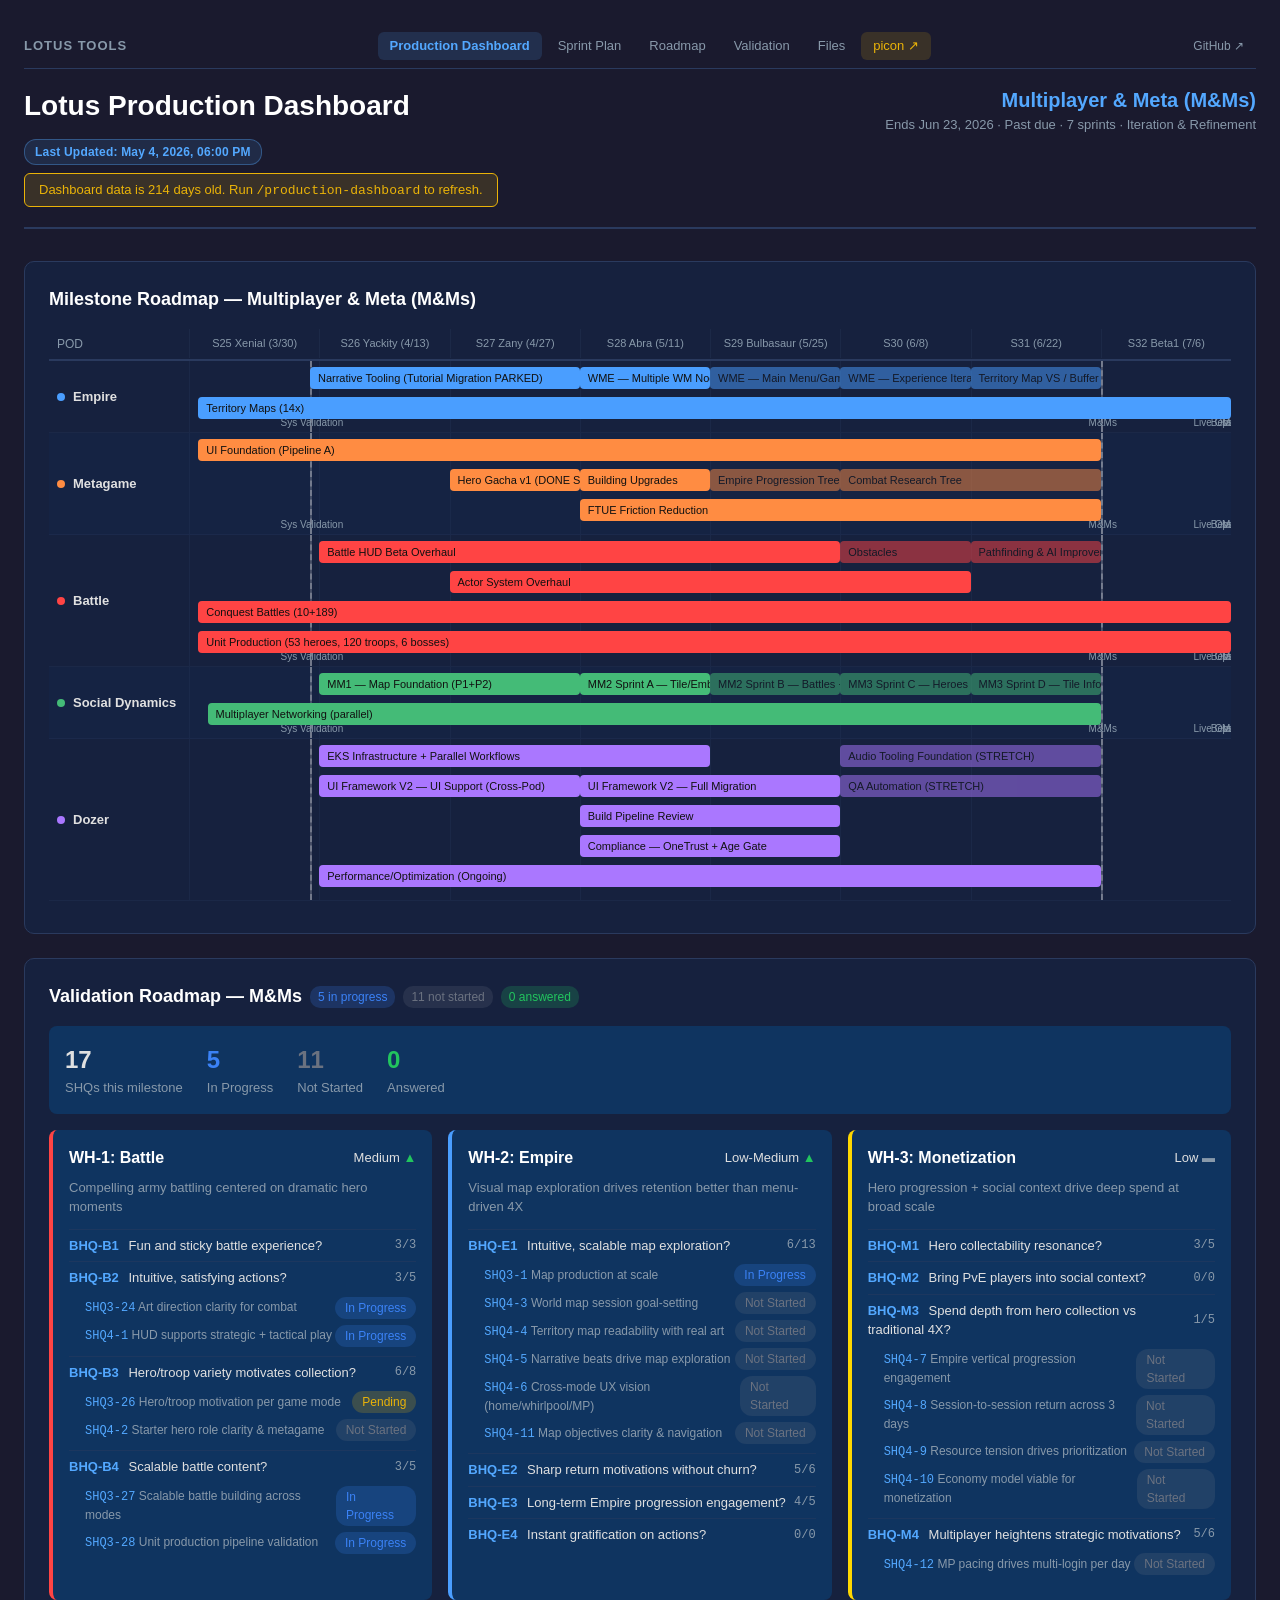
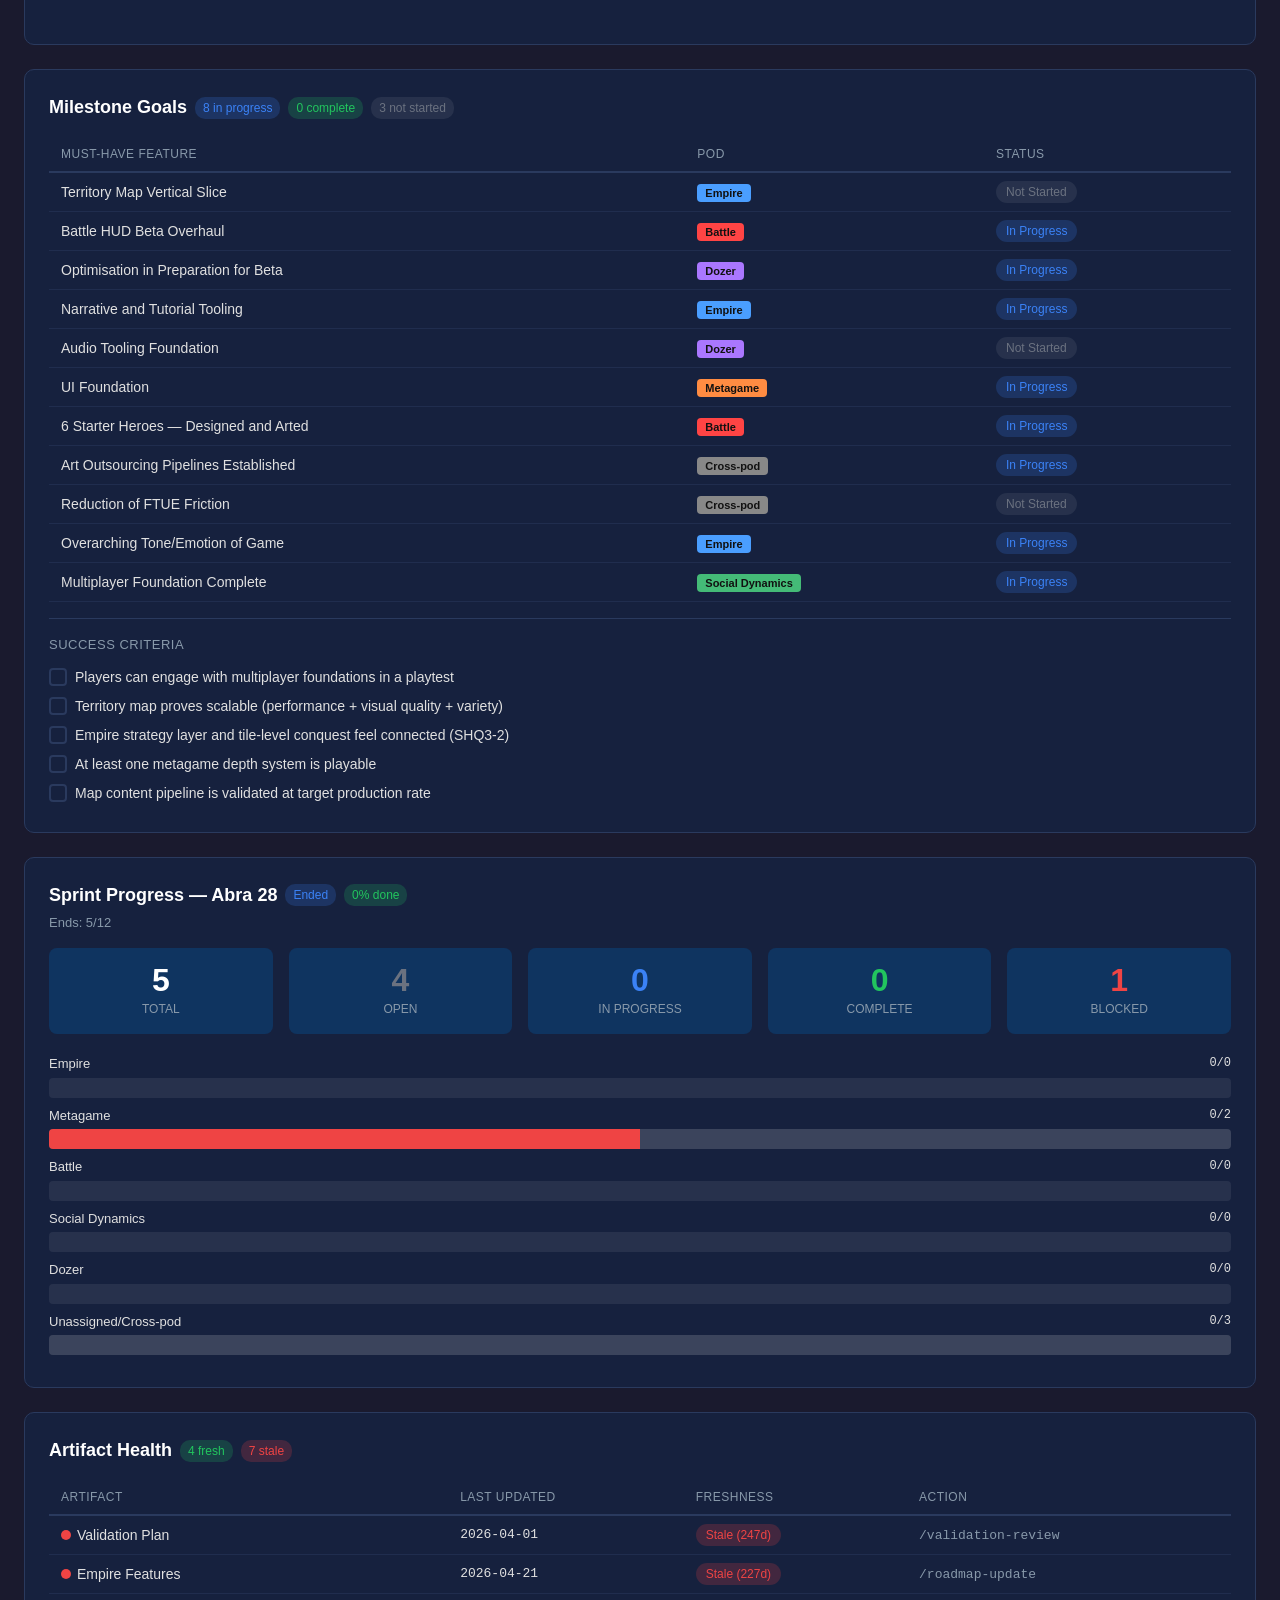
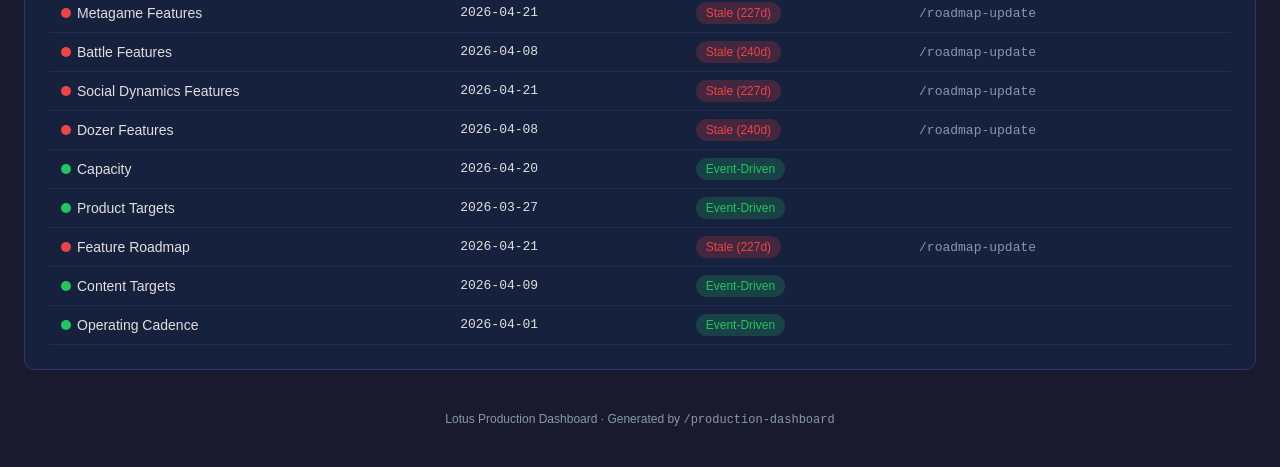
<file: generated/dashboard/index.html>
<!DOCTYPE html>
<html lang="en">
<head>
  <meta charset="UTF-8">
  <meta name="viewport" content="width=device-width, initial-scale=1.0">
  <title>Lotus Production Dashboard</title>
  <style>
    :root {
      --bg: #1a1a2e;
      --bg-panel: #16213e;
      --bg-card: #0f3460;
      --bg-row-alt: #1a2744;
      --text: #e0e0e0;
      --text-dim: #8899aa;
      --text-bright: #ffffff;
      --border: #2a3a5e;
      --accent: #53a8ff;

      --pod-empire: #4A9EFF;
      --pod-metagame: #FF8C42;
      --pod-battle: #FF4444;
      --pod-social: #44BB77;
      --pod-dozer: #AA77FF;
      --pod-art: #FFD700;
      --pod-cross: #888888;

      --status-green: #22c55e;
      --status-yellow: #eab308;
      --status-red: #ef4444;
      --status-blue: #3b82f6;
      --status-gray: #6b7280;
    }

    * { margin: 0; padding: 0; box-sizing: border-box; }

    body {
      font-family: -apple-system, BlinkMacSystemFont, 'Segoe UI', Roboto, sans-serif;
      background: var(--bg);
      color: var(--text);
      line-height: 1.5;
      padding: 24px;
      max-width: 1400px;
      margin: 0 auto;
    }

    code, .mono { font-family: 'Cascadia Code', 'Fira Code', 'Consolas', monospace; }

    /* ── Header ── */
    .header {
      display: flex;
      justify-content: space-between;
      align-items: flex-start;
      margin-bottom: 32px;
      padding-bottom: 20px;
      border-bottom: 2px solid var(--border);
    }
    .header-left h1 { font-size: 28px; color: var(--text-bright); margin-bottom: 4px; }
    .header-left .subtitle { color: var(--text-dim); font-size: 14px; }
    .last-updated {
      display: inline-block;
      background: rgba(83, 168, 255, 0.12);
      border: 1px solid rgba(83, 168, 255, 0.35);
      color: var(--accent);
      padding: 3px 10px;
      border-radius: 12px;
      font-size: 12px;
      font-weight: 600;
      margin-top: 8px;
      letter-spacing: 0.2px;
    }
    .header-right { text-align: right; }
    .header-right .milestone-name { font-size: 20px; color: var(--accent); font-weight: 600; }
    .header-right .milestone-meta { color: var(--text-dim); font-size: 13px; }
    .stale-warning {
      background: rgba(234, 179, 8, 0.15);
      border: 1px solid var(--status-yellow);
      color: var(--status-yellow);
      padding: 6px 14px;
      border-radius: 6px;
      font-size: 13px;
      margin-top: 8px;
    }

    /* ── Panels ── */
    .panel {
      background: var(--bg-panel);
      border: 1px solid var(--border);
      border-radius: 10px;
      padding: 24px;
      margin-bottom: 24px;
    }
    .panel-title {
      font-size: 18px;
      font-weight: 600;
      color: var(--text-bright);
      margin-bottom: 16px;
      display: flex;
      align-items: center;
      gap: 8px;
    }
    .panel-title .badge {
      font-size: 12px;
      padding: 2px 8px;
      border-radius: 10px;
      font-weight: 500;
    }

    /* ── Tables ── */
    table { width: 100%; border-collapse: collapse; font-size: 14px; }
    th {
      text-align: left;
      padding: 8px 12px;
      border-bottom: 2px solid var(--border);
      color: var(--text-dim);
      font-weight: 500;
      font-size: 12px;
      text-transform: uppercase;
      letter-spacing: 0.5px;
    }
    td {
      padding: 8px 12px;
      border-bottom: 1px solid rgba(42, 58, 94, 0.5);
    }
    tr:hover td { background: rgba(83, 168, 255, 0.05); }

    /* ── Status Pills ── */
    .pill {
      display: inline-block;
      padding: 2px 10px;
      border-radius: 12px;
      font-size: 12px;
      font-weight: 500;
      text-transform: capitalize;
    }
    .pill-green { background: rgba(34, 197, 94, 0.2); color: var(--status-green); }
    .pill-yellow { background: rgba(234, 179, 8, 0.2); color: var(--status-yellow); }
    .pill-red { background: rgba(239, 68, 68, 0.2); color: var(--status-red); }
    .pill-blue { background: rgba(59, 130, 246, 0.2); color: var(--status-blue); }
    .pill-gray { background: rgba(107, 114, 128, 0.2); color: var(--status-gray); }

    .pod-tag {
      display: inline-block;
      padding: 1px 8px;
      border-radius: 4px;
      font-size: 11px;
      font-weight: 600;
      color: #111;
    }

    /* ── Panel 1: Milestone Goals ── */
    .success-criteria {
      margin-top: 16px;
      padding-top: 16px;
      border-top: 1px solid var(--border);
    }
    .criteria-item {
      display: flex;
      align-items: center;
      gap: 8px;
      padding: 4px 0;
      font-size: 14px;
    }
    .criteria-check {
      width: 18px;
      height: 18px;
      border-radius: 4px;
      border: 2px solid var(--border);
      display: flex;
      align-items: center;
      justify-content: center;
      flex-shrink: 0;
      font-size: 12px;
    }
    .criteria-check.met { background: var(--status-green); border-color: var(--status-green); color: #fff; }

    /* ── Panel 2: Sprint Progress ── */
    .stat-cards {
      display: flex;
      gap: 16px;
      margin-bottom: 20px;
      flex-wrap: wrap;
    }
    .stat-card {
      flex: 1;
      min-width: 100px;
      background: var(--bg-card);
      border-radius: 8px;
      padding: 16px;
      text-align: center;
    }
    .stat-card .number {
      font-size: 32px;
      font-weight: 700;
      line-height: 1;
      margin-bottom: 4px;
    }
    .stat-card .label { font-size: 12px; color: var(--text-dim); text-transform: uppercase; }
    .stat-card.total .number { color: var(--text-bright); }
    .stat-card.open .number { color: var(--status-gray); }
    .stat-card.progress .number { color: var(--status-blue); }
    .stat-card.complete .number { color: var(--status-green); }
    .stat-card.blocked .number { color: var(--status-red); }

    .pod-bar-container { margin-bottom: 8px; }
    .pod-bar-label {
      display: flex;
      justify-content: space-between;
      font-size: 13px;
      margin-bottom: 4px;
    }
    .pod-bar {
      height: 20px;
      border-radius: 4px;
      overflow: hidden;
      display: flex;
      background: rgba(107, 114, 128, 0.2);
    }
    .pod-bar-segment {
      height: 100%;
      transition: width 0.3s;
    }
    .no-data-message {
      text-align: center;
      color: var(--text-dim);
      padding: 24px;
      font-size: 14px;
      background: var(--bg-card);
      border-radius: 8px;
    }

    /* ── Panel 3: Artifact Health ── */
    .freshness-icon {
      width: 10px;
      height: 10px;
      border-radius: 50%;
      display: inline-block;
      margin-right: 6px;
    }
    .fresh { background: var(--status-green); }
    .aging { background: var(--status-yellow); }
    .stale { background: var(--status-red); }

    /* ── Panel 4: Validation ── */
    .wh-cards { display: flex; gap: 16px; flex-wrap: wrap; margin-bottom: 20px; }
    .wh-card {
      flex: 1;
      min-width: 280px;
      background: var(--bg-card);
      border-radius: 8px;
      padding: 16px;
      border-left: 4px solid var(--accent);
    }
    .wh-card.wh-battle { border-left-color: var(--pod-battle); }
    .wh-card.wh-empire { border-left-color: var(--pod-empire); }
    .wh-card.wh-monetization { border-left-color: var(--pod-art); }
    .wh-header { display: flex; justify-content: space-between; align-items: center; margin-bottom: 8px; }
    .wh-id { font-weight: 700; color: var(--text-bright); font-size: 16px; }
    .wh-confidence { font-size: 13px; }
    .wh-statement { font-size: 13px; color: var(--text-dim); margin-bottom: 12px; }
    .bhq-list { list-style: none; }
    .bhq-item {
      padding: 6px 0;
      border-top: 1px solid rgba(42, 58, 94, 0.5);
      font-size: 13px;
    }
    .bhq-header {
      display: flex;
      justify-content: space-between;
      align-items: center;
      cursor: pointer;
    }
    .bhq-id { font-weight: 600; color: var(--accent); margin-right: 6px; }
    .bhq-progress { font-size: 12px; color: var(--text-dim); }
    .shq-list {
      list-style: none;
      margin-top: 6px;
      padding-left: 16px;
    }
    .shq-item {
      font-size: 12px;
      padding: 3px 0;
      display: flex;
      justify-content: space-between;
      align-items: center;
    }
    .shq-question { color: var(--text-dim); }
    .validation-summary {
      background: var(--bg-card);
      border-radius: 8px;
      padding: 16px;
      display: flex;
      gap: 24px;
      align-items: center;
      flex-wrap: wrap;
    }
    .validation-summary .vs-label { font-size: 13px; color: var(--text-dim); }
    .validation-summary .vs-number { font-size: 24px; font-weight: 700; }

    /* ── Panel 5: Roadmap ── */
    .roadmap-container {
      overflow-x: auto;
      position: relative;
      padding-bottom: 8px;
    }
    .roadmap-grid {
      position: relative;
      min-width: 900px;
    }
    .roadmap-header {
      display: flex;
      border-bottom: 2px solid var(--border);
      position: sticky;
      top: 0;
      z-index: 10;
      background: var(--bg-panel);
    }
    .roadmap-label-col {
      width: 140px;
      min-width: 140px;
      flex-shrink: 0;
      padding: 6px 8px;
      font-size: 12px;
      color: var(--text-dim);
      text-transform: uppercase;
    }
    .roadmap-timeline-area {
      flex: 1;
      position: relative;
    }
    .roadmap-sprints {
      display: flex;
      width: 100%;
    }
    .roadmap-sprint-col {
      flex: 1;
      text-align: center;
      font-size: 11px;
      color: var(--text-dim);
      padding: 6px 2px;
      border-left: 1px solid rgba(42, 58, 94, 0.3);
    }
    .roadmap-sprint-col.current {
      background: rgba(83, 168, 255, 0.08);
      color: var(--accent);
      font-weight: 600;
    }
    .roadmap-body { position: relative; }
    .roadmap-row {
      display: flex;
      min-height: 52px;
      border-bottom: 1px solid rgba(42, 58, 94, 0.3);
    }
    .roadmap-row:nth-child(even) { background: rgba(15, 52, 96, 0.15); }
    .roadmap-pod-label {
      width: 140px;
      min-width: 140px;
      flex-shrink: 0;
      padding: 8px;
      font-size: 13px;
      font-weight: 600;
      display: flex;
      align-items: center;
    }
    .roadmap-pod-dot {
      width: 8px;
      height: 8px;
      border-radius: 50%;
      margin-right: 8px;
      flex-shrink: 0;
    }
    .roadmap-track {
      flex: 1;
      position: relative;
      min-height: 52px;
    }
    .boulder-bar {
      position: absolute;
      height: 22px;
      border-radius: 4px;
      display: flex;
      align-items: center;
      padding: 0 8px;
      font-size: 11px;
      font-weight: 500;
      color: #111;
      overflow: hidden;
      white-space: nowrap;
      text-overflow: ellipsis;
      cursor: default;
      z-index: 2;
    }
    .boulder-bar.future { opacity: 0.5; }
    .boulder-bar:hover {
      opacity: 1;
      z-index: 5;
      box-shadow: 0 2px 8px rgba(0,0,0,0.4);
    }
    .boulder-tooltip {
      display: none;
      position: absolute;
      bottom: calc(100% + 6px);
      left: 0;
      background: #1a1a2e;
      border: 1px solid var(--border);
      border-radius: 6px;
      padding: 8px 12px;
      font-size: 12px;
      color: var(--text);
      white-space: normal;
      min-width: 200px;
      max-width: 320px;
      z-index: 100;
      pointer-events: none;
      box-shadow: 0 4px 12px rgba(0,0,0,0.5);
    }
    .boulder-bar:hover .boulder-tooltip { display: block; }
    .tooltip-title { font-weight: 600; color: var(--text-bright); margin-bottom: 4px; }
    .tooltip-detail { color: var(--text-dim); }

    .today-marker {
      position: absolute;
      top: 0;
      bottom: 0;
      width: 2px;
      background: var(--status-red);
      z-index: 3;
      pointer-events: none;
    }
    .today-marker::before {
      content: 'TODAY';
      position: absolute;
      top: -20px;
      left: -16px;
      font-size: 9px;
      font-weight: 700;
      color: var(--status-red);
      letter-spacing: 0.5px;
    }
    .milestone-marker {
      position: absolute;
      top: 0;
      bottom: 0;
      width: 2px;
      background: rgba(255, 255, 255, 0.2);
      z-index: 1;
      pointer-events: none;
      border-left: 2px dashed rgba(255, 255, 255, 0.25);
    }
    .milestone-marker-label {
      position: absolute;
      top: -18px;
      font-size: 10px;
      color: var(--text-dim);
      white-space: nowrap;
      transform: translateX(-50%);
    }
    .sprint-gridlines {
      position: absolute;
      top: 0;
      left: 0;
      right: 0;
      bottom: 0;
      pointer-events: none;
      z-index: 0;
    }
    .sprint-gridline {
      position: absolute;
      top: 0;
      bottom: 0;
      width: 1px;
      background: rgba(42, 58, 94, 0.3);
    }

    /* ── Nav Bar ── */
    .top-nav {
      display: flex;
      align-items: center;
      justify-content: space-between;
      padding: 8px 0;
      margin-bottom: 16px;
      border-bottom: 1px solid var(--border);
    }
    .nav-brand {
      font-size: 13px;
      font-weight: 700;
      color: var(--text-dim);
      text-transform: uppercase;
      letter-spacing: 1px;
    }
    .nav-links { display: flex; gap: 4px; }
    .nav-link {
      color: var(--text-dim);
      text-decoration: none;
      font-size: 13px;
      padding: 4px 12px;
      border-radius: 6px;
      transition: all 0.15s;
    }
    .nav-link:hover { color: var(--text-bright); background: rgba(83,168,255,0.1); }
    .nav-link.active { color: var(--accent); background: rgba(83,168,255,0.15); font-weight: 600; }
    .nav-repo { font-size: 12px; }

    /* ── Footer ── */
    .footer {
      text-align: center;
      color: var(--text-dim);
      font-size: 12px;
      padding: 16px 0;
    }

    /* ── Print ── */
    @media print {
      body { background: #fff; color: #111; padding: 12px; }
      .top-nav { display: none; }
      .panel { border-color: #ccc; }
      .header { border-bottom-color: #ccc; }
      :root {
        --bg: #fff;
        --bg-panel: #f8f8f8;
        --bg-card: #f0f0f0;
        --text: #111;
        --text-dim: #555;
        --text-bright: #000;
        --border: #ccc;
      }
    }
  </style>
</head>
<body>

  <nav class="top-nav">
    <span class="nav-brand">Lotus Tools</span>
    <div class="nav-links">
      <a href="index.html" class="nav-link active">Production Dashboard</a>
      <a href="sprint.html" class="nav-link">Sprint Plan</a>
      <a href="roadmap.html" class="nav-link">Roadmap</a>
      <a href="validation.html" class="nav-link">Validation</a>
      <a href="files.html" class="nav-link">Files</a>
      <a href="../dashboard_v2/index.html" class="nav-link" target="_blank" rel="noopener" style="background:rgba(234,179,8,0.15);color:#eab308;" title="Productionomicon 2 — picon">picon ↗</a>
    </div>
    <a href="https://github.com/timwilliams-prod/proj-chimera-documentation-brain/tree/main" class="nav-link nav-repo" target="_blank" rel="noopener">GitHub &nearr;</a>
  </nav>

  <div id="app"></div>

  <script src="dashboard_data.js"></script>
  <script>
    // ── Utilities ──
    const POD_COLORS = {
      'Empire': 'var(--pod-empire)',
      'Metagame': 'var(--pod-metagame)',
      'Battle': 'var(--pod-battle)',
      'Social Dynamics': 'var(--pod-social)',
      'Dozer': 'var(--pod-dozer)',
      'Art': 'var(--pod-art)',
      'Cross-pod': 'var(--pod-cross)',
      'Battle / Art': 'var(--pod-battle)',
      'Art / Empire': 'var(--pod-art)'
    };
    const POD_COLORS_HEX = {
      'Empire': '#4A9EFF',
      'Metagame': '#FF8C42',
      'Battle': '#FF4444',
      'Social Dynamics': '#44BB77',
      'Dozer': '#AA77FF',
      'Art': '#FFD700'
    };

    function daysBetween(a, b) {
      return Math.round((new Date(b) - new Date(a)) / 86400000);
    }

    function formatDate(dateStr) {
      const d = new Date(dateStr + 'T00:00:00');
      return d.toLocaleDateString('en-US', { month: 'short', day: 'numeric', year: 'numeric' });
    }

    function statusPill(status) {
      const map = {
        'in_progress': ['In Progress', 'pill-blue'],
        'not_started': ['Not Started', 'pill-gray'],
        'complete': ['Complete', 'pill-green'],
        'blocked': ['Blocked', 'pill-red'],
        'pending': ['Pending', 'pill-yellow'],
        'answered': ['Answered', 'pill-green']
      };
      const [label, cls] = map[status] || [status, 'pill-gray'];
      return `<span class="pill ${cls}">${label}</span>`;
    }

    function podTag(pod) {
      const color = POD_COLORS[pod] || 'var(--pod-cross)';
      return `<span class="pod-tag" style="background: ${color}">${pod}</span>`;
    }

    // ── Dashboard staleness check ──
    function dashboardStaleWarning() {
      const now = new Date();
      const gen = new Date(DASHBOARD_DATA.generated_at);
      const days = daysBetween(gen.toISOString().slice(0, 10), now.toISOString().slice(0, 10));
      if (days >= 7) {
        return `<div class="stale-warning">Dashboard data is ${days} days old. Run <code>/production-dashboard</code> to refresh.</div>`;
      }
      return '';
    }

    // ── Render Header ──
    function renderHeader() {
      const d = DASHBOARD_DATA;
      const m = d.milestone;
      const daysLeft = daysBetween(new Date().toISOString().slice(0, 10), m.end_date);
      const genDate = new Date(d.generated_at).toLocaleString('en-US', { month: 'short', day: 'numeric', year: 'numeric', hour: '2-digit', minute: '2-digit' });

      return `
        <div class="header">
          <div class="header-left">
            <h1>Lotus Production Dashboard</h1>
            <div class="last-updated">Last Updated: ${genDate}</div>
            ${dashboardStaleWarning()}
          </div>
          <div class="header-right">
            <div class="milestone-name">${m.name}</div>
            <div class="milestone-meta">
              Ends ${formatDate(m.end_date)} &middot; ${daysLeft > 0 ? daysLeft + ' days remaining' : 'Past due'}
              &middot; ${m.sprint_count} sprints &middot; ${m.phase}
            </div>
          </div>
        </div>
      `;
    }

    // ── Panel 1: Milestone Goals ──
    function renderMilestoneGoals() {
      const m = DASHBOARD_DATA.milestone;
      const counts = { not_started: 0, in_progress: 0, complete: 0 };
      m.must_haves.forEach(f => counts[f.status] = (counts[f.status] || 0) + 1);

      const rows = m.must_haves.map(f => `
        <tr>
          <td>${f.feature}</td>
          <td>${podTag(f.pod)}</td>
          <td>${statusPill(f.status)}</td>
        </tr>
      `).join('');

      const criteria = m.success_criteria.map(c => `
        <div class="criteria-item">
          <div class="criteria-check ${c.met ? 'met' : ''}">${c.met ? '&#10003;' : ''}</div>
          <span${c.met ? ' style="text-decoration: line-through; color: var(--text-dim)"' : ''}>${c.text}</span>
        </div>
      `).join('');

      return `
        <div class="panel">
          <div class="panel-title">
            Milestone Goals
            <span class="badge pill-blue">${counts.in_progress} in progress</span>
            <span class="badge pill-green">${counts.complete} complete</span>
            <span class="badge pill-gray">${counts.not_started} not started</span>
          </div>
          <table>
            <thead><tr><th>Must-Have Feature</th><th>Pod</th><th>Status</th></tr></thead>
            <tbody>${rows}</tbody>
          </table>
          <div class="success-criteria">
            <div style="font-size: 13px; color: var(--text-dim); margin-bottom: 8px; text-transform: uppercase; letter-spacing: 0.5px;">Success Criteria</div>
            ${criteria}
          </div>
        </div>
      `;
    }

    // ── Panel 2: Sprint Progress ──
    function renderSprintProgress() {
      const s = DASHBOARD_DATA.sprint;
      const daysLeft = daysBetween(new Date().toISOString().slice(0, 10), s.end_date);

      if (s.data_source && s.totals.total === 0) {
        return `
          <div class="panel">
            <div class="panel-title">Sprint Progress — ${s.name}
              <span class="badge pill-gray">${formatDate(s.start_date)} - ${formatDate(s.end_date)}</span>
            </div>
            <div class="no-data-message">${s.data_source}</div>
          </div>
        `;
      }

      const pct = s.totals.total > 0 ? Math.round(s.totals.complete / s.totals.total * 100) : 0;

      const cards = [
        { label: 'Total', val: s.totals.total, cls: 'total' },
        { label: 'Open', val: s.totals.open, cls: 'open' },
        { label: 'In Progress', val: s.totals.in_progress, cls: 'progress' },
        { label: 'Complete', val: s.totals.complete, cls: 'complete' },
        { label: 'Blocked', val: s.totals.blocked, cls: 'blocked' }
      ].map(c => `
        <div class="stat-card ${c.cls}">
          <div class="number">${c.val}</div>
          <div class="label">${c.label}</div>
        </div>
      `).join('');

      const podBars = s.by_pod.map(p => {
        const t = p.total || 1;
        return `
          <div class="pod-bar-container">
            <div class="pod-bar-label">
              <span>${p.pod}</span>
              <span class="mono" style="font-size: 12px;">${p.complete}/${p.total}</span>
            </div>
            <div class="pod-bar">
              <div class="pod-bar-segment" style="width: ${p.complete/t*100}%; background: var(--status-green);"></div>
              <div class="pod-bar-segment" style="width: ${p.in_progress/t*100}%; background: var(--status-blue);"></div>
              <div class="pod-bar-segment" style="width: ${p.blocked/t*100}%; background: var(--status-red);"></div>
              <div class="pod-bar-segment" style="width: ${p.open/t*100}%; background: rgba(107,114,128,0.3);"></div>
            </div>
          </div>
        `;
      }).join('');

      const endShort = (() => {
        const d = new Date(s.end_date + 'T00:00:00');
        return `${d.getMonth() + 1}/${d.getDate()}`;
      })();

      return `
        <div class="panel">
          <div class="panel-title" style="margin-bottom: 4px;">Sprint Progress — ${s.name}
            <span class="badge pill-blue">${daysLeft > 0 ? daysLeft + 'd left' : 'Ended'}</span>
            <span class="badge pill-green">${pct}% done</span>
          </div>
          <div style="font-size: 13px; color: var(--text-dim); margin-bottom: 16px;">Ends: ${endShort}</div>
          <div class="stat-cards">${cards}</div>
          ${podBars ? '<div style="margin-top: 8px;">' + podBars + '</div>' : ''}
        </div>
      `;
    }

    // ── Panel 3: Artifact Health ──
    function renderArtifactHealth() {
      const now = new Date();
      const nowStr = now.toISOString().slice(0, 10);

      let freshCount = 0, agingCount = 0, staleCount = 0;

      const rows = DASHBOARD_DATA.artifacts.map(a => {
        let freshness, freshnessClass, freshnessLabel;
        if (!a.last_updated) {
          freshnessLabel = 'Unknown'; freshnessClass = 'stale'; staleCount++;
        } else if (a.stale_after_days === null) {
          freshnessLabel = 'Event-driven'; freshnessClass = 'fresh'; freshCount++;
        } else {
          const age = daysBetween(a.last_updated, nowStr);
          const warn = Math.round(a.stale_after_days * 0.7);
          if (age >= a.stale_after_days) {
            freshnessLabel = `Stale (${age}d)`; freshnessClass = 'stale'; staleCount++;
          } else if (age >= warn) {
            freshnessLabel = `Aging (${age}d)`; freshnessClass = 'aging'; agingCount++;
          } else {
            freshnessLabel = `Fresh (${age}d)`; freshnessClass = 'fresh'; freshCount++;
          }
        }

        return `
          <tr>
            <td><span class="freshness-icon ${freshnessClass}"></span>${a.label}</td>
            <td class="mono" style="font-size: 13px;">${a.last_updated || '—'}</td>
            <td><span class="pill pill-${freshnessClass === 'fresh' ? 'green' : freshnessClass === 'aging' ? 'yellow' : 'red'}">${freshnessLabel}</span></td>
            <td style="font-size: 13px; color: var(--text-dim);">${freshnessClass !== 'fresh' ? '<code>' + a.suggested_action + '</code>' : ''}</td>
          </tr>
        `;
      }).join('');

      return `
        <div class="panel">
          <div class="panel-title">Artifact Health
            <span class="badge pill-green">${freshCount} fresh</span>
            ${agingCount > 0 ? `<span class="badge pill-yellow">${agingCount} aging</span>` : ''}
            ${staleCount > 0 ? `<span class="badge pill-red">${staleCount} stale</span>` : ''}
          </div>
          <table>
            <thead><tr><th>Artifact</th><th>Last Updated</th><th>Freshness</th><th>Action</th></tr></thead>
            <tbody>${rows}</tbody>
          </table>
        </div>
      `;
    }

    // ── Panel 4: Validation Roadmap ──
    function renderValidation() {
      const v = DASHBOARD_DATA.validation;
      const prog = v.current_milestone_progress;

      const whCards = v.winning_hypotheses.map(wh => {
        const whClass = wh.name === 'Battle' ? 'wh-battle' : wh.name === 'Empire' ? 'wh-empire' : 'wh-monetization';
        const trendSymbol = wh.trend === '+' ? '&#9650;' : wh.trend === '-' ? '&#9660;' : '&#9644;';
        const trendColor = wh.trend === '+' ? 'var(--status-green)' : wh.trend === '-' ? 'var(--status-red)' : 'var(--text-dim)';

        const bhqItems = wh.bhqs.map(bhq => {
          const shqHtml = bhq.current_shqs.length > 0 ? `
            <ul class="shq-list">
              ${bhq.current_shqs.map(s => `
                <li class="shq-item">
                  <span><span class="mono" style="color: var(--accent);">${s.id}</span> <span class="shq-question">${s.question}</span></span>
                  ${statusPill(s.status)}
                </li>
              `).join('')}
            </ul>
          ` : '';

          return `
            <li class="bhq-item">
              <div class="bhq-header">
                <span><span class="bhq-id">${bhq.id}</span> ${bhq.question}</span>
                <span class="bhq-progress mono">${bhq.shqs_answered}/${bhq.shqs_total}</span>
              </div>
              ${shqHtml}
            </li>
          `;
        }).join('');

        return `
          <div class="wh-card ${whClass}">
            <div class="wh-header">
              <span class="wh-id">${wh.id}: ${wh.name}</span>
              <span class="wh-confidence">
                ${wh.confidence} <span style="color: ${trendColor}">${trendSymbol}</span>
              </span>
            </div>
            <div class="wh-statement">${wh.statement}</div>
            <ul class="bhq-list">${bhqItems}</ul>
          </div>
        `;
      }).join('');

      return `
        <div class="panel">
          <div class="panel-title">Validation Roadmap — ${v.current_milestone}
            <span class="badge pill-blue">${prog.in_progress} in progress</span>
            <span class="badge pill-gray">${prog.not_started} not started</span>
            <span class="badge pill-green">${prog.answered} answered</span>
          </div>
          <div class="validation-summary">
            <div>
              <div class="vs-number">${prog.total}</div>
              <div class="vs-label">SHQs this milestone</div>
            </div>
            <div>
              <div class="vs-number" style="color: var(--status-blue);">${prog.in_progress}</div>
              <div class="vs-label">In Progress</div>
            </div>
            <div>
              <div class="vs-number" style="color: var(--status-gray);">${prog.not_started}</div>
              <div class="vs-label">Not Started</div>
            </div>
            <div>
              <div class="vs-number" style="color: var(--status-green);">${prog.answered}</div>
              <div class="vs-label">Answered</div>
            </div>
          </div>
          <div style="margin-top: 16px;">
            <div class="wh-cards">${whCards}</div>
          </div>
        </div>
      `;
    }

    // ── Panel 5: Feature Roadmap ──
    function renderRoadmap() {
      const r = DASHBOARD_DATA.roadmap;
      // Filter to current milestone window
      const _msEnd = DASHBOARD_DATA.milestone.end_date;
      const _msIdx = r.milestones.findIndex(ms => ms.date === _msEnd);
      const _msStart = _msIdx > 0 ? r.milestones[_msIdx - 1].date : r.timeline_start;
      const msSprints = r.sprints.filter(s => s.end > _msStart && s.start <= _msEnd);
      const msBoulders = r.boulders.filter(b => b.end > _msStart && b.start < _msEnd);
      const _tlStart = msSprints.length > 0 ? msSprints[0].start : _msStart;
      const _tlEnd = msSprints.length > 0 ? msSprints[msSprints.length - 1].end : _msEnd;
      const totalDays = daysBetween(_tlStart, _tlEnd);

      function pct(dateStr) {
        const d = daysBetween(_tlStart, dateStr);
        return Math.max(0, Math.min(100, (d / totalDays) * 100));
      }

      // Sprint columns
      const sprintCols = msSprints.map(s => {
        const today = new Date().toISOString().slice(0, 10);
        const isCurrent = today >= s.start && today < s.end;
        const endDate = new Date(s.end + 'T00:00:00');
        endDate.setDate(endDate.getDate() - 1);
        const endLabel = `${endDate.getMonth() + 1}/${endDate.getDate()}`;
        return `<div class="roadmap-sprint-col ${isCurrent ? 'current' : ''}">${s.name} (${endLabel})</div>`;
      }).join('');

      // Sprint gridlines
      const gridlines = msSprints.map(s => {
        const left = pct(s.start);
        return `<div class="sprint-gridline" style="left: ${left}%;"></div>`;
      }).join('');

      // Milestone markers
      const milestoneMarkers = r.milestones.map(m => {
        const left = pct(m.date);
        return `
          <div class="milestone-marker" style="left: ${left}%;">
            <div class="milestone-marker-label">${m.name}</div>
          </div>
        `;
      }).join('');

      // Today marker
      const todayStr = new Date().toISOString().slice(0, 10);
      const todayLeft = pct(todayStr);
      const todayMarker = (todayLeft > 0 && todayLeft < 100)
        ? `<div class="today-marker" style="left: ${todayLeft}%;"></div>`
        : '';

      // Pod rows with boulders
      const podRows = r.pods.map(pod => {
        const podColor = POD_COLORS_HEX[pod] || '#888888';
        const podBoulders = msBoulders.filter(b => b.pod === pod);

        // Stack overlapping boulders into lanes
        const lanes = [];
        podBoulders.forEach(b => {
          let placed = false;
          for (let i = 0; i < lanes.length; i++) {
            const lastInLane = lanes[i][lanes[i].length - 1];
            if (b.start >= lastInLane.end) {
              lanes[i].push(b);
              placed = true;
              break;
            }
          }
          if (!placed) lanes.push([b]);
        });

        const rowHeight = Math.max(1, lanes.length) * 30 + 12;

        const boulderHtml = lanes.map((lane, laneIdx) => {
          return lane.map(b => {
            const left = pct(b.start);
            const right = pct(b.end);
            const width = right - left;
            const top = 6 + laneIdx * 30;

            return `
              <div class="boulder-bar ${b.status === 'future' ? 'future' : ''}"
                   style="left: ${left}%; width: ${width}%; top: ${top}px; background: ${podColor};">
                ${b.name}
                <div class="boulder-tooltip">
                  <div class="tooltip-title">${b.name}</div>
                  <div class="tooltip-detail">${formatDate(b.start)} - ${formatDate(b.end)}</div>
                  <div class="tooltip-detail" style="margin-top: 4px;">${b.details}</div>
                </div>
              </div>
            `;
          }).join('');
        }).join('');

        return `
          <div class="roadmap-row" style="min-height: ${rowHeight}px;">
            <div class="roadmap-pod-label">
              <div class="roadmap-pod-dot" style="background: ${podColor};"></div>
              ${pod}
            </div>
            <div class="roadmap-track">
              <div class="sprint-gridlines">${gridlines}</div>
              ${milestoneMarkers}
              ${todayMarker}
              ${boulderHtml}
            </div>
          </div>
        `;
      }).join('');

      return `
        <div class="panel">
          <div class="panel-title">Milestone Roadmap &mdash; ${DASHBOARD_DATA.milestone.name}</div>
          <div class="roadmap-container">
            <div class="roadmap-grid">
              <div class="roadmap-header">
                <div class="roadmap-label-col">Pod</div>
                <div class="roadmap-timeline-area">
                  <div class="roadmap-sprints">${sprintCols}</div>
                </div>
              </div>
              <div class="roadmap-body">
                ${podRows}
              </div>
            </div>
          </div>
        </div>
      `;
    }

    // ── Render All ──
    function render() {
      document.getElementById('app').innerHTML = [
        renderHeader(),
        renderRoadmap(),
        renderValidation(),
        renderMilestoneGoals(),
        renderSprintProgress(),
        renderArtifactHealth(),
        '<div class="footer">Lotus Production Dashboard &middot; Generated by <code>/production-dashboard</code></div>'
      ].join('');
    }

    render();
  </script>
</body>
</html>
</file>
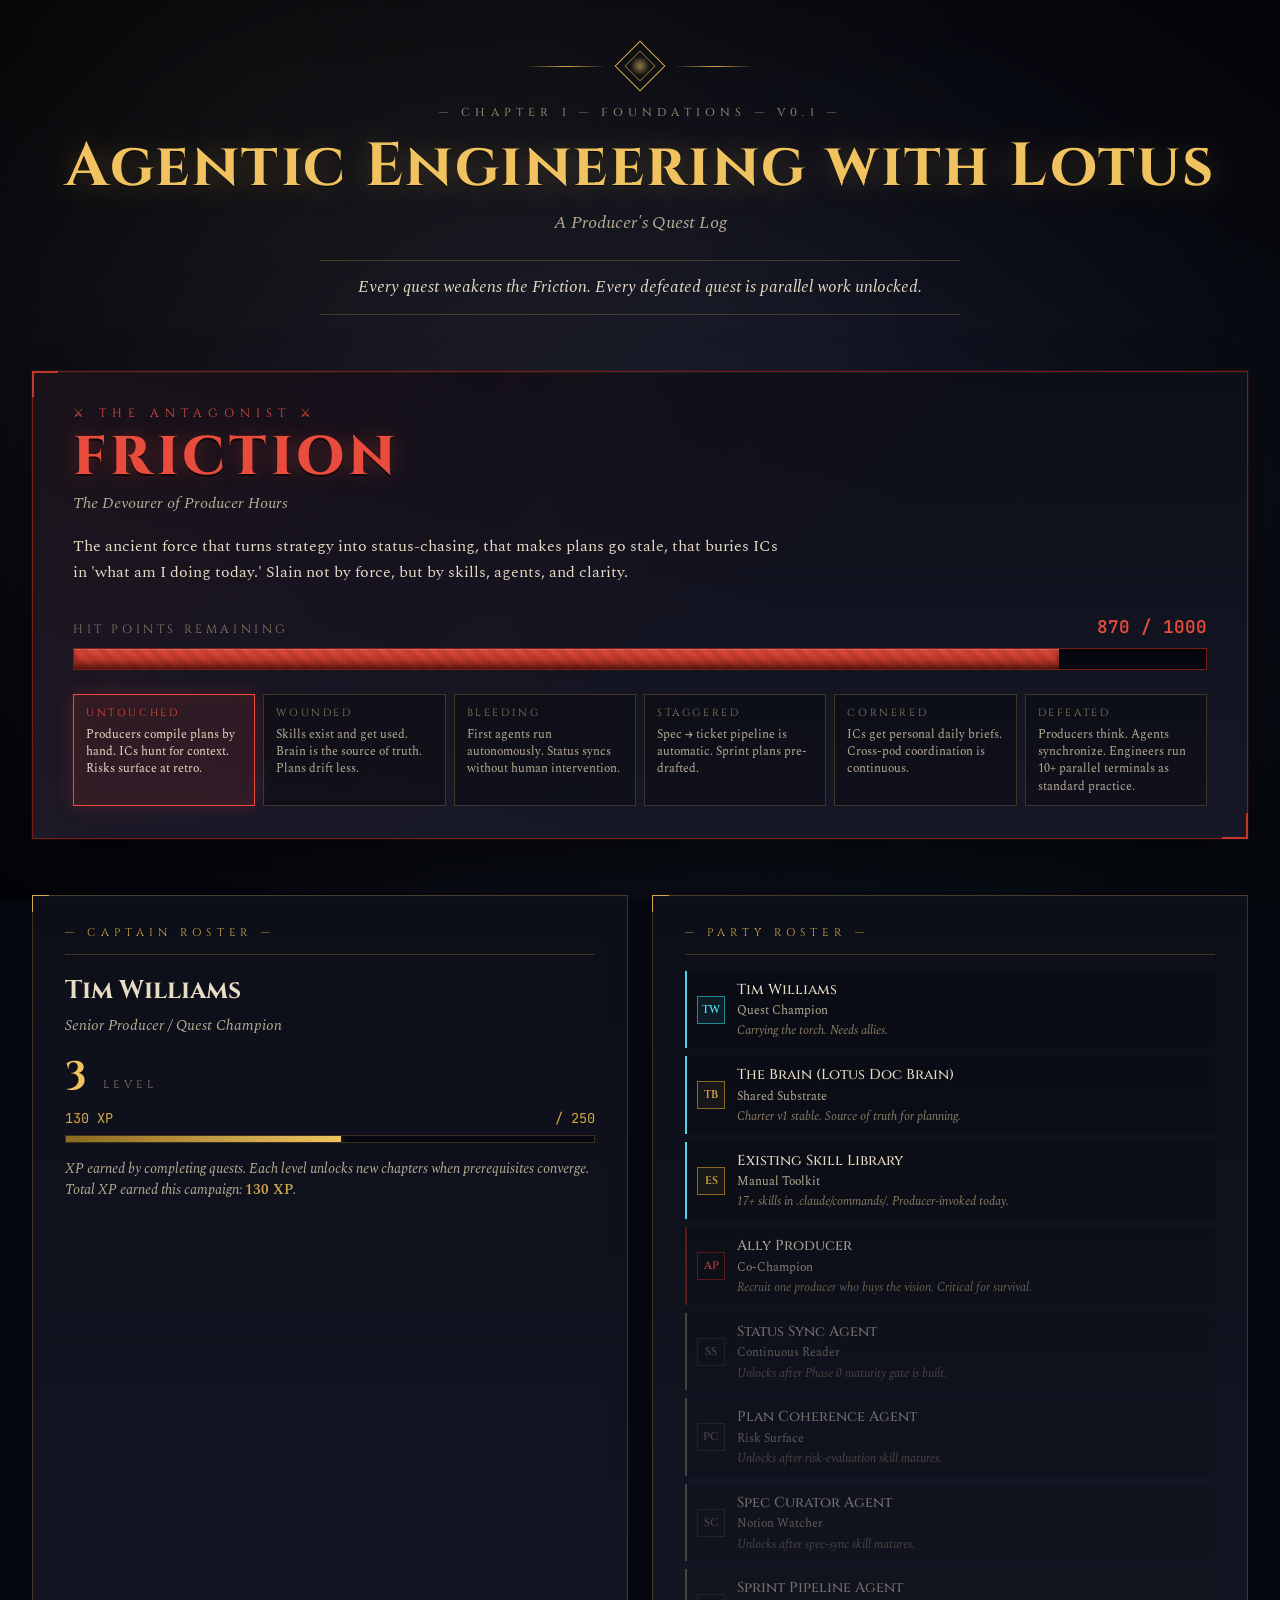
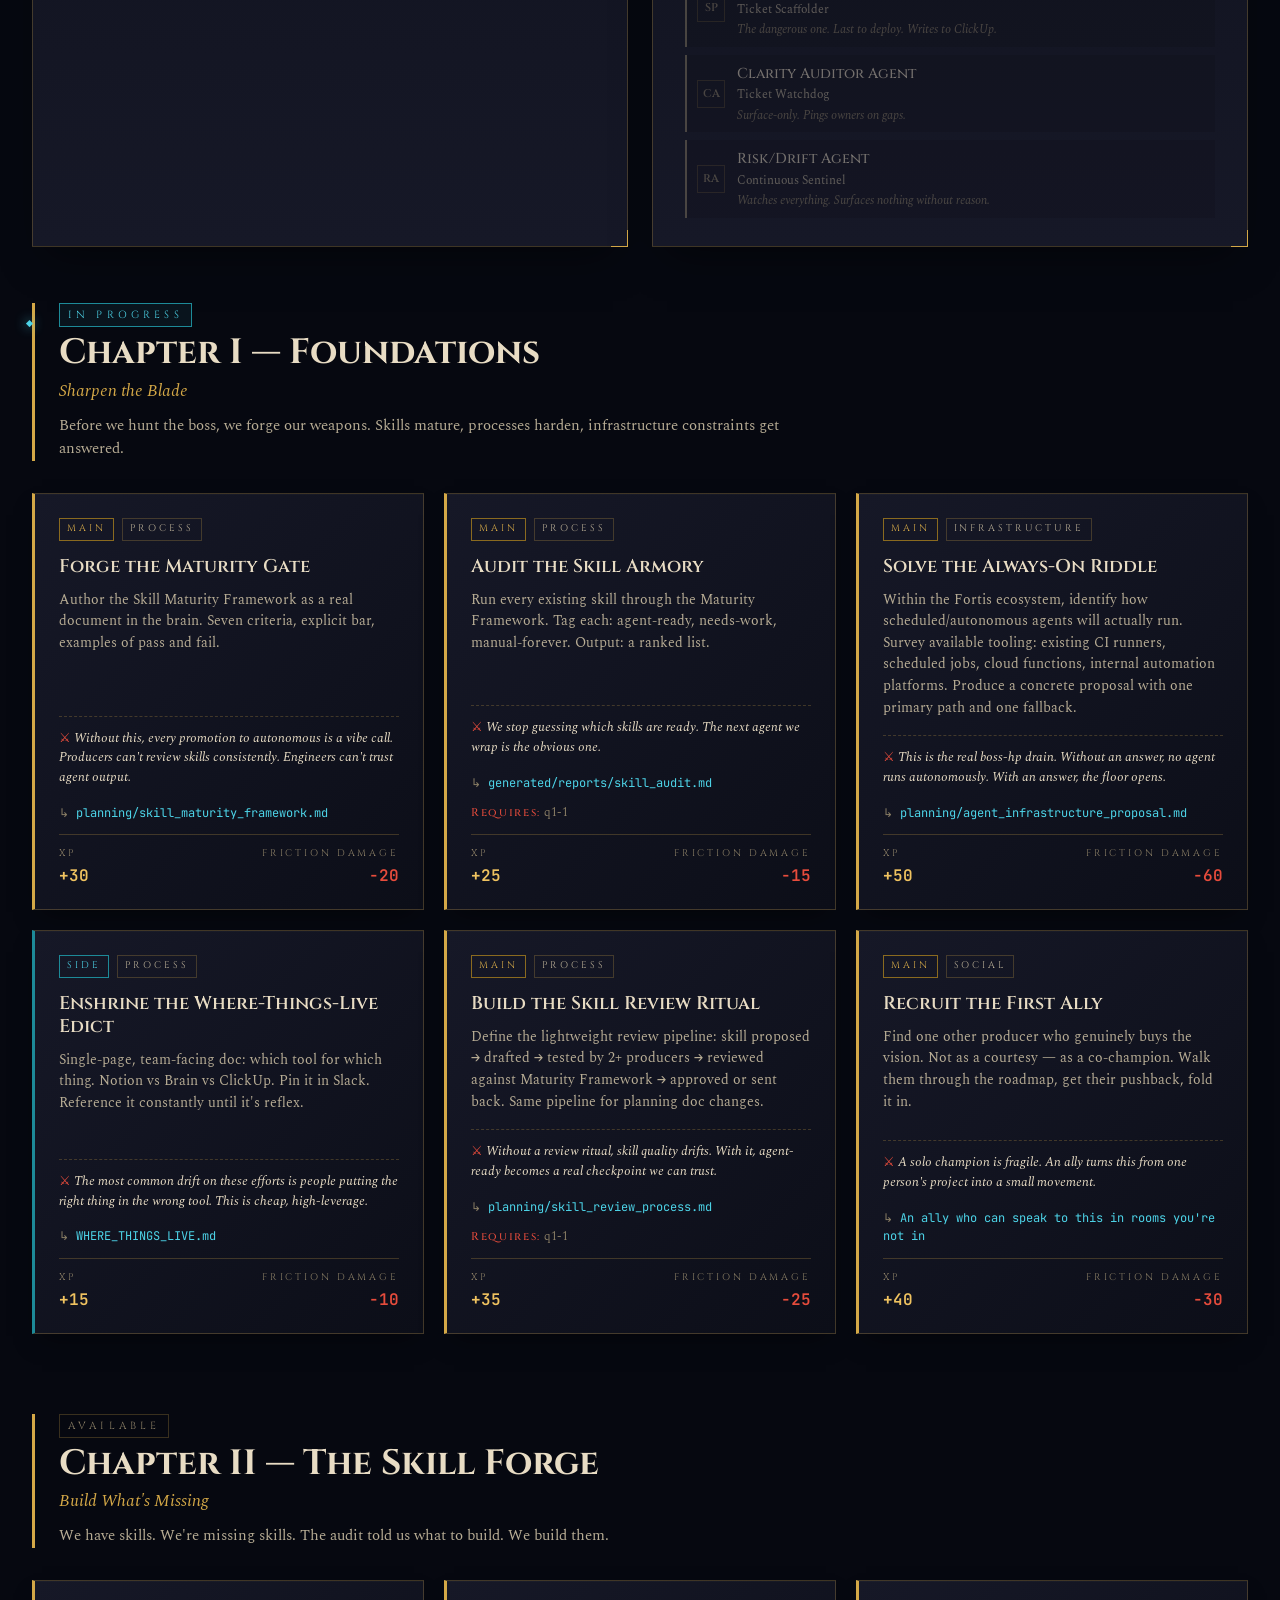
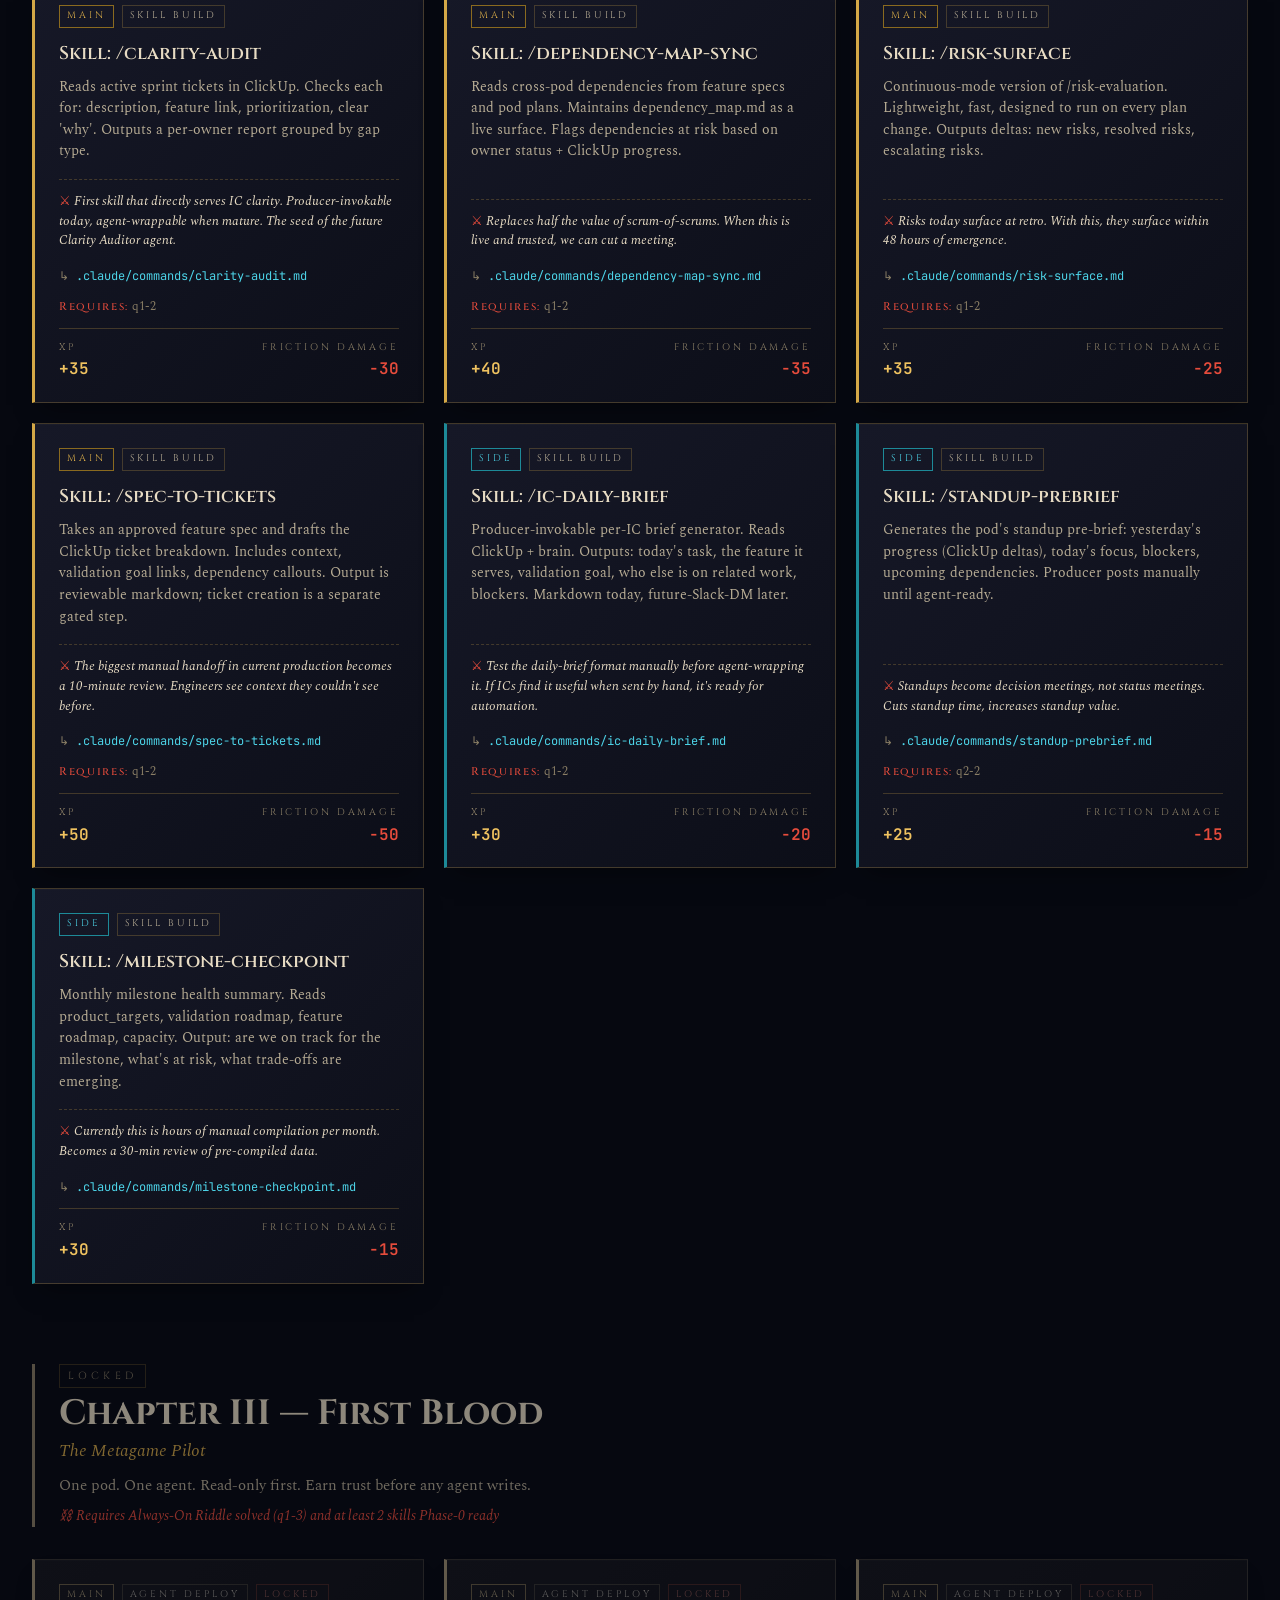
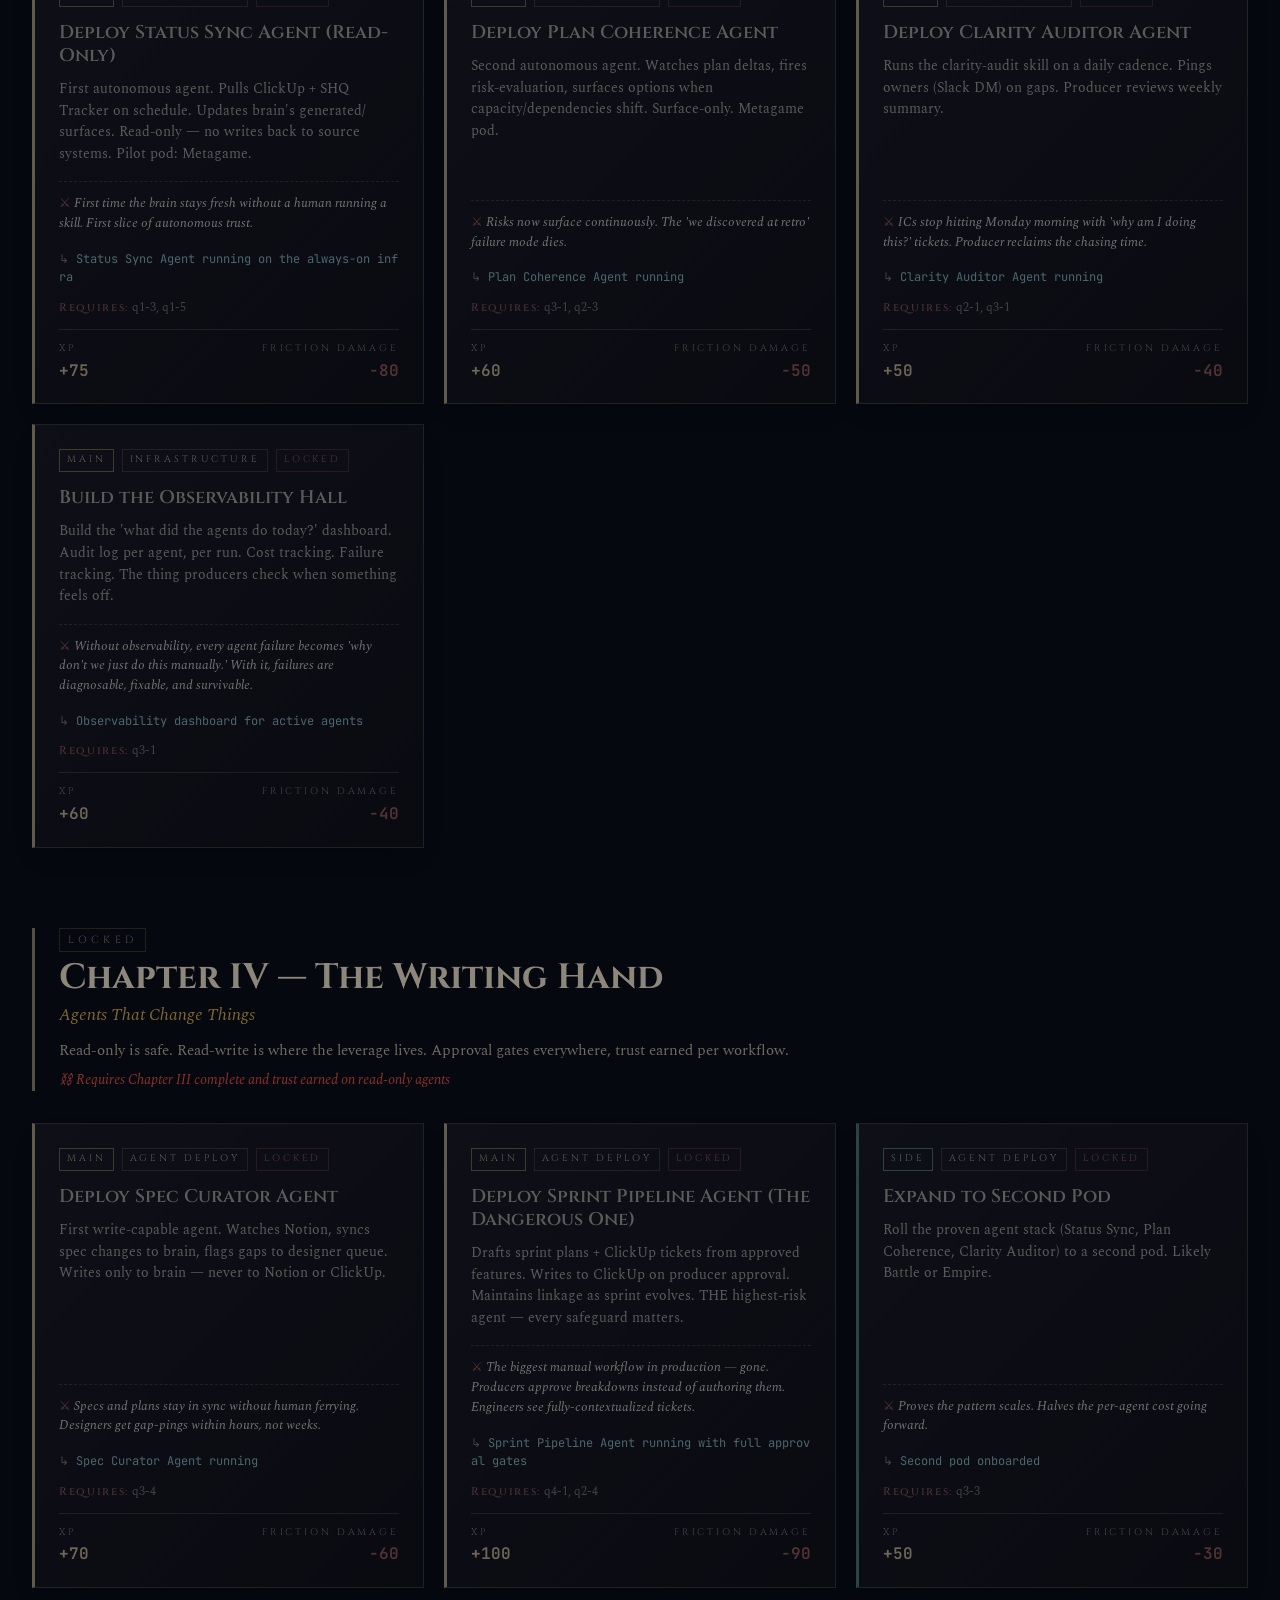
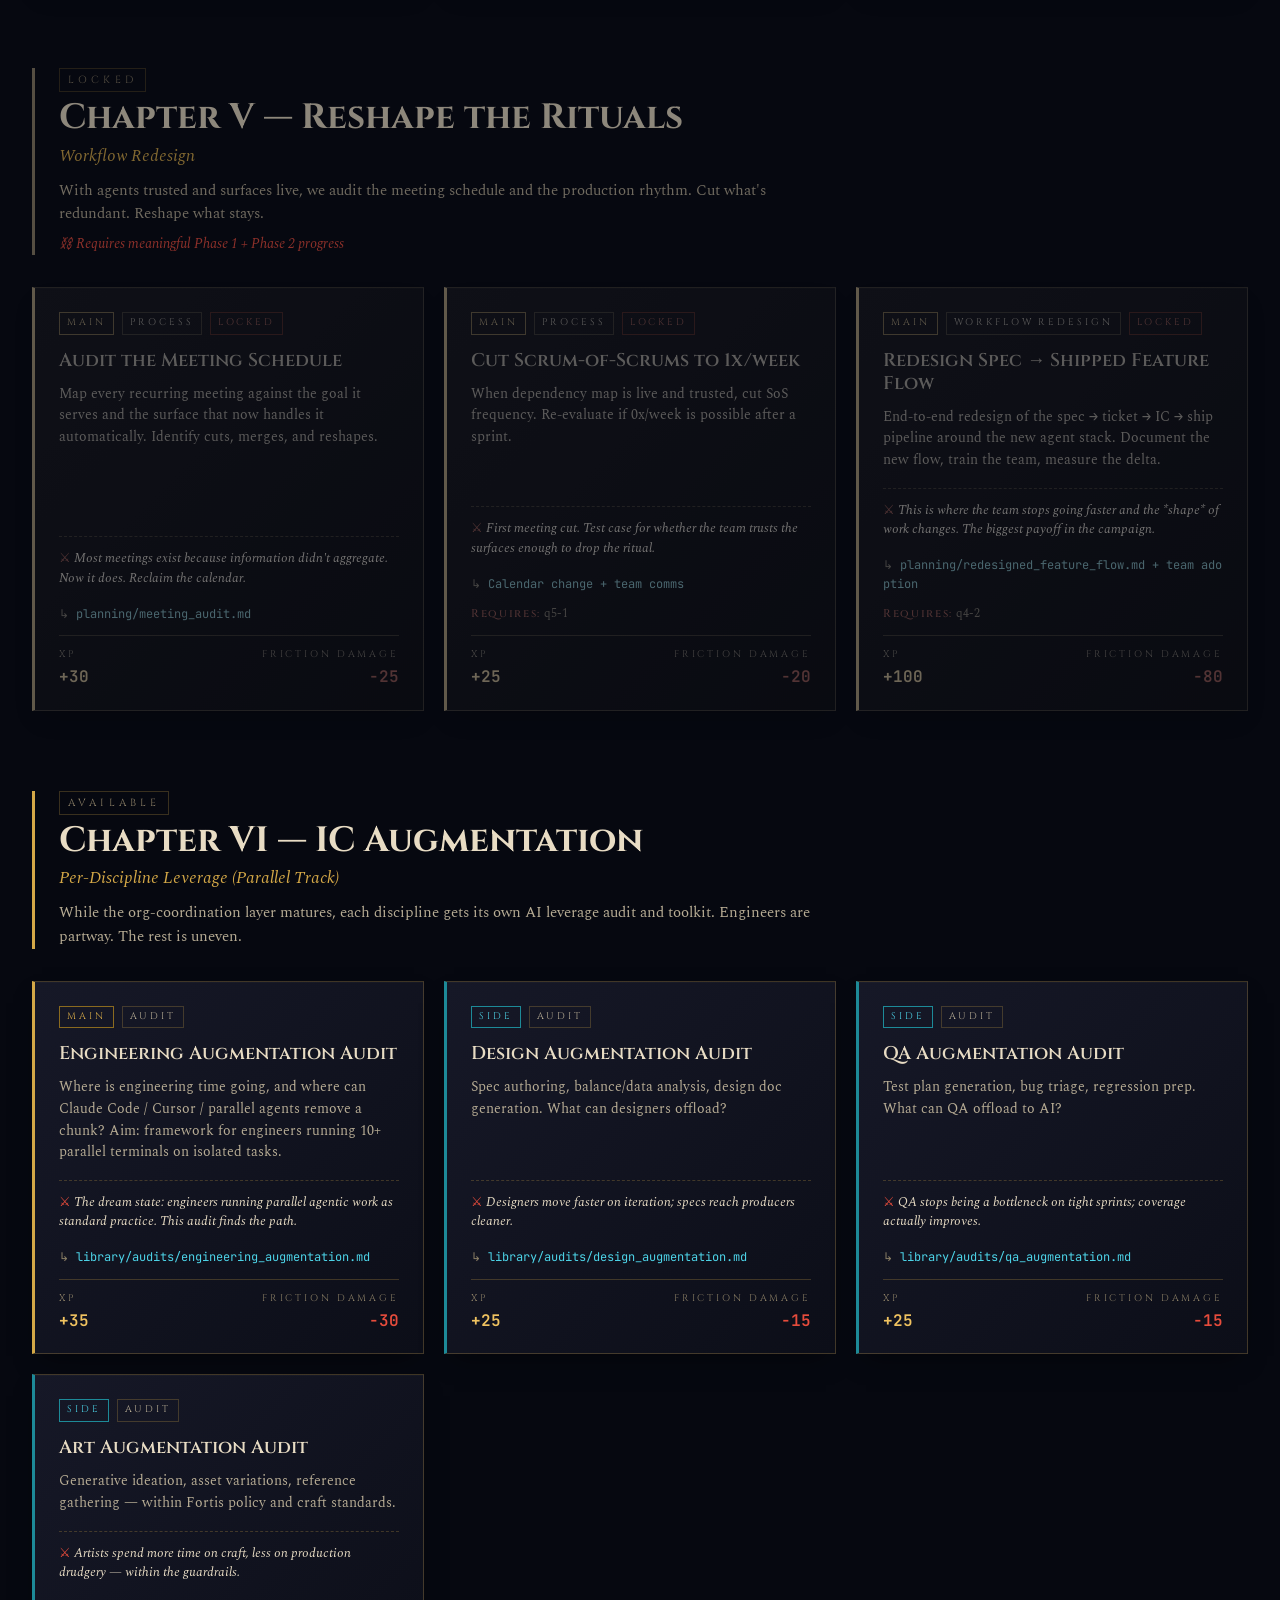
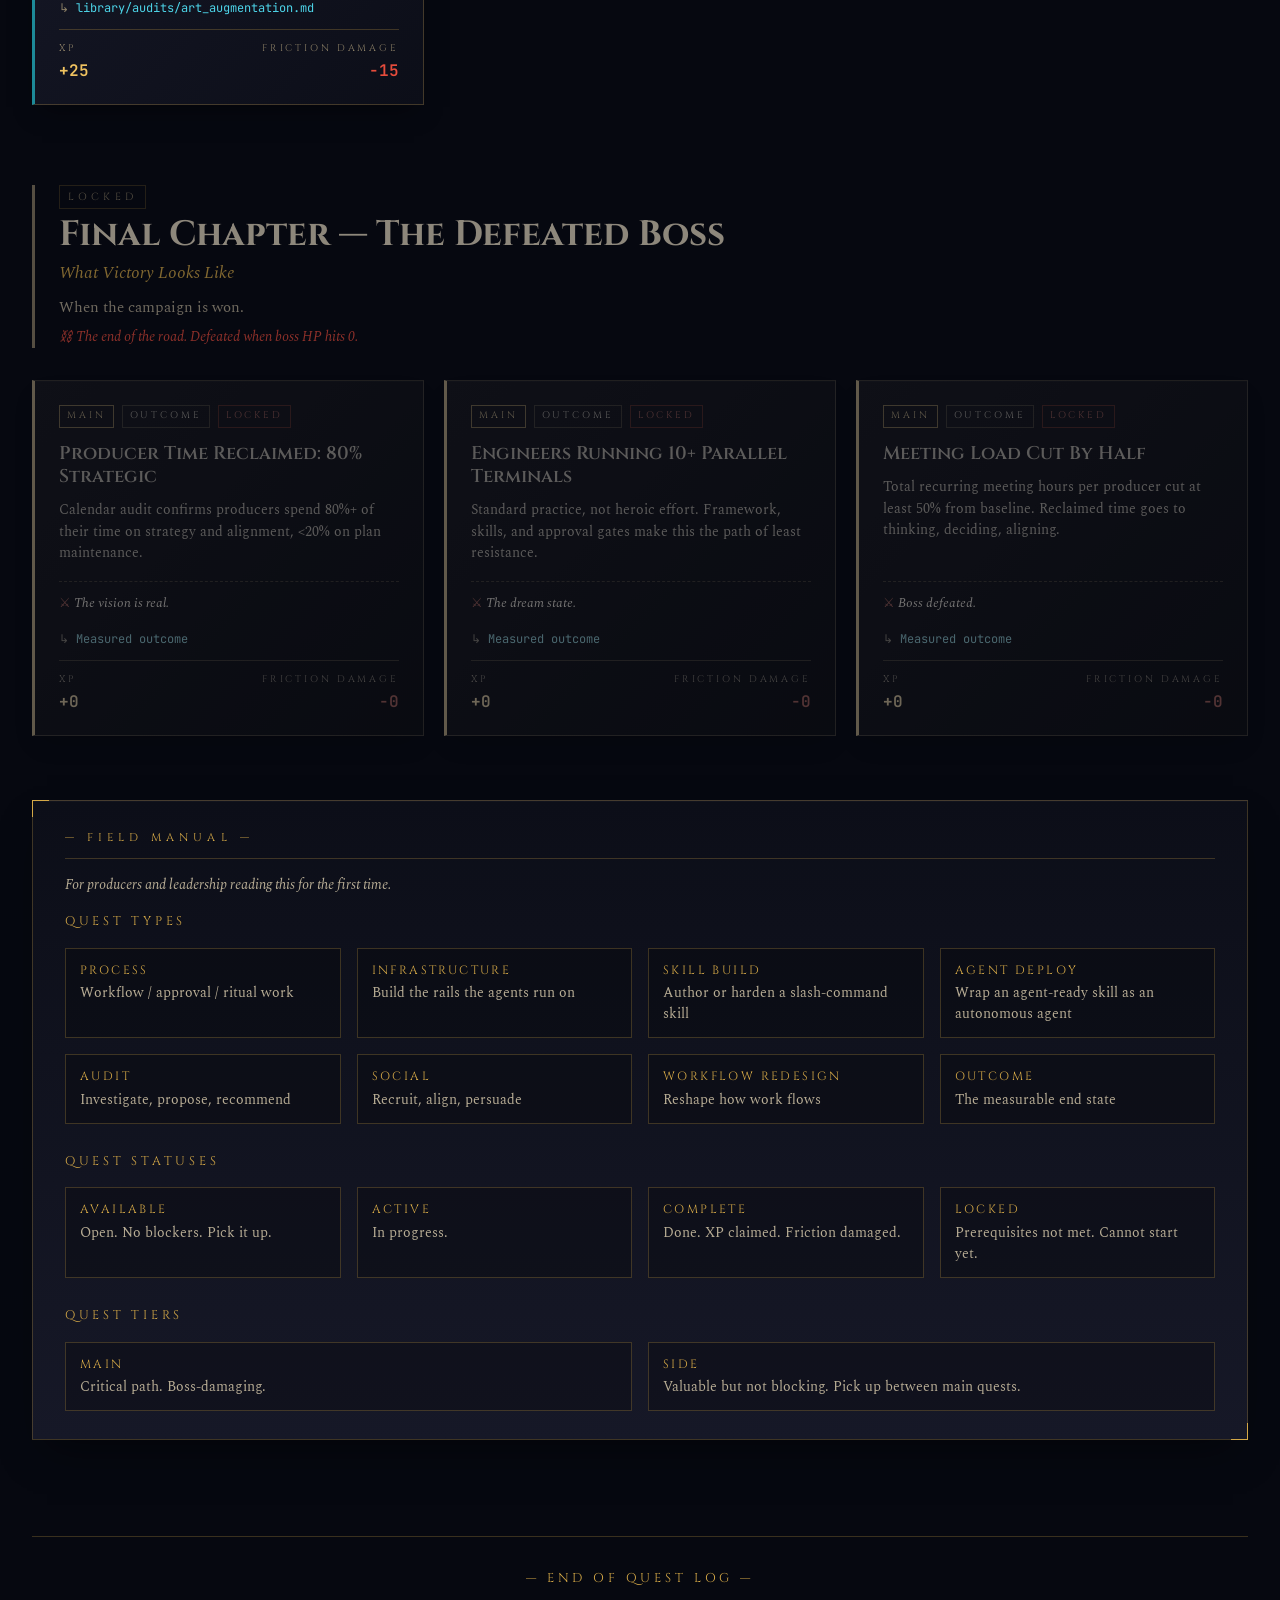
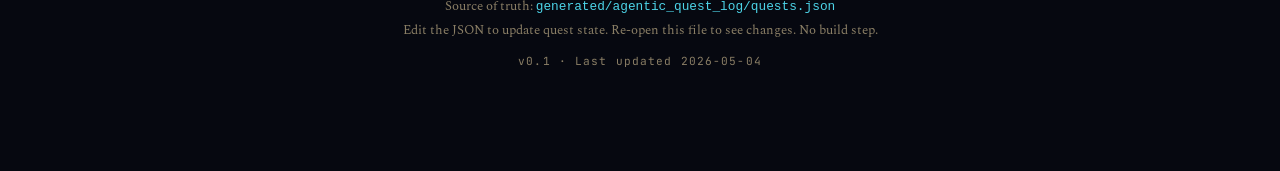
<file: generated/friction_boss/index.html>
<!DOCTYPE html>
<html lang="en">
<head>
<meta charset="UTF-8">
<meta name="viewport" content="width=device-width, initial-scale=1.0">
<title>Agentic Engineering with Lotus — A Producer's Quest Log</title>
<link rel="preconnect" href="https://fonts.googleapis.com">
<link rel="preconnect" href="https://fonts.gstatic.com" crossorigin>
<link href="https://fonts.googleapis.com/css2?family=Cinzel:wght@400;500;600;700;800&family=Spectral:ital,wght@0,300;0,400;0,500;0,600;0,700;1,400&family=JetBrains+Mono:wght@400;500;600&display=swap" rel="stylesheet">
<style>
  :root {
    --ink: #0c0e18;
    --ink-deep: #060810;
    --ink-warm: #161827;
    --parchment: #e8dcc4;
    --parchment-dim: #b8ad95;
    --parchment-deep: #8a7e65;
    --gold: #d4a847;
    --gold-bright: #f0c360;
    --gold-deep: #8a6a1f;
    --cyan: #4dd4e8;
    --cyan-deep: #1d8a98;
    --blood: #c0392b;
    --blood-bright: #e74c3c;
    --blood-deep: #7a1f15;
    --shadow-deep: rgba(0,0,0,0.6);
    --frame-line: rgba(212, 168, 71, 0.25);
    --frame-line-bright: rgba(212, 168, 71, 0.55);
  }

  * { box-sizing: border-box; margin: 0; padding: 0; }

  html, body {
    background: var(--ink-deep);
    color: var(--parchment);
    font-family: 'Spectral', Georgia, serif;
    font-weight: 400;
    line-height: 1.55;
    min-height: 100vh;
    overflow-x: hidden;
  }

  body {
    background:
      radial-gradient(ellipse at 20% 10%, rgba(212,168,71,0.06) 0%, transparent 50%),
      radial-gradient(ellipse at 80% 90%, rgba(77,212,232,0.04) 0%, transparent 55%),
      radial-gradient(ellipse at 50% 50%, var(--ink-warm) 0%, var(--ink-deep) 100%);
    background-attachment: fixed;
    position: relative;
  }

  /* paper grain overlay */
  body::before {
    content: '';
    position: fixed;
    inset: 0;
    pointer-events: none;
    opacity: 0.4;
    mix-blend-mode: overlay;
    background-image: url("data:image/svg+xml,%3Csvg xmlns='http://www.w3.org/2000/svg' width='200' height='200' viewBox='0 0 200 200'%3E%3Cfilter id='n'%3E%3CfeTurbulence type='fractalNoise' baseFrequency='0.85' numOctaves='2' stitchTiles='stitch'/%3E%3CfeColorMatrix values='0 0 0 0 0.95 0 0 0 0 0.85 0 0 0 0 0.65 0 0 0 0.18 0'/%3E%3C/filter%3E%3Crect width='200' height='200' filter='url(%23n)'/%3E%3C/svg%3E");
    z-index: 1;
  }

  .vignette {
    position: fixed;
    inset: 0;
    pointer-events: none;
    background: radial-gradient(ellipse at center, transparent 30%, rgba(0,0,0,0.5) 100%);
    z-index: 2;
  }

  main {
    position: relative;
    z-index: 3;
    max-width: 1320px;
    margin: 0 auto;
    padding: 48px 32px 96px;
  }

  /* ━━━━━━━━━━━━━ HEADER ━━━━━━━━━━━━━ */
  header {
    text-align: center;
    margin-bottom: 56px;
    position: relative;
  }

  .crest {
    display: inline-flex;
    align-items: center;
    justify-content: center;
    gap: 16px;
    margin-bottom: 20px;
  }

  .crest-line {
    height: 1px;
    width: 80px;
    background: linear-gradient(to right, transparent, var(--gold), transparent);
  }

  .crest-emblem {
    width: 36px;
    height: 36px;
    border: 1px solid var(--gold);
    transform: rotate(45deg);
    position: relative;
    display: inline-block;
  }
  .crest-emblem::after {
    content: '';
    position: absolute;
    inset: 6px;
    border: 1px solid var(--gold);
    background: radial-gradient(circle, var(--gold-bright) 0%, transparent 70%);
    opacity: 0.6;
  }

  .campaign-meta {
    font-family: 'Cinzel', serif;
    font-weight: 500;
    font-size: 0.72rem;
    letter-spacing: 0.45em;
    color: var(--parchment-deep);
    text-transform: uppercase;
    margin-bottom: 12px;
  }

  h1.campaign-title {
    font-family: 'Cinzel', serif;
    font-weight: 700;
    font-size: clamp(2.2rem, 5.5vw, 3.8rem);
    color: var(--gold-bright);
    letter-spacing: 0.04em;
    line-height: 1.1;
    text-shadow: 0 2px 30px rgba(212, 168, 71, 0.3), 0 1px 0 rgba(0,0,0,0.8);
    margin-bottom: 8px;
  }

  .campaign-subtitle {
    font-family: 'Spectral', serif;
    font-style: italic;
    font-weight: 400;
    font-size: 1.1rem;
    color: var(--parchment-dim);
    margin-bottom: 24px;
  }

  .tagline {
    max-width: 640px;
    margin: 0 auto;
    font-family: 'Spectral', serif;
    font-style: italic;
    font-size: 1.05rem;
    color: var(--parchment);
    border-top: 1px solid var(--frame-line);
    border-bottom: 1px solid var(--frame-line);
    padding: 14px 0;
    line-height: 1.5;
  }

  /* ━━━━━━━━━━━━━ BOSS PANEL ━━━━━━━━━━━━━ */
  .boss-panel {
    margin: 56px 0;
    border: 1px solid var(--blood-deep);
    background:
      linear-gradient(135deg, rgba(192, 57, 43, 0.08) 0%, transparent 60%),
      linear-gradient(to bottom, var(--ink) 0%, var(--ink-warm) 100%);
    padding: 32px 40px;
    position: relative;
    box-shadow:
      0 0 0 1px rgba(192,57,43,0.1),
      0 30px 60px -20px rgba(0,0,0,0.7),
      inset 0 1px 0 rgba(255,255,255,0.03);
  }

  .boss-panel::before, .boss-panel::after {
    content: '';
    position: absolute;
    width: 24px; height: 24px;
    border: 2px solid var(--blood);
    pointer-events: none;
  }
  .boss-panel::before { top: -1px; left: -1px; border-right: none; border-bottom: none; }
  .boss-panel::after { bottom: -1px; right: -1px; border-left: none; border-top: none; }

  .boss-label {
    font-family: 'Cinzel', serif;
    font-size: 0.75rem;
    letter-spacing: 0.5em;
    color: var(--blood-bright);
    text-transform: uppercase;
    margin-bottom: 8px;
  }

  .boss-name {
    font-family: 'Cinzel', serif;
    font-weight: 800;
    font-size: clamp(2.4rem, 5vw, 3.4rem);
    color: var(--blood-bright);
    letter-spacing: 0.08em;
    line-height: 1;
    text-shadow: 0 0 20px rgba(192,57,43,0.4), 0 2px 0 rgba(0,0,0,0.8);
    margin-bottom: 6px;
  }

  .boss-title {
    font-family: 'Spectral', serif;
    font-style: italic;
    font-size: 1rem;
    color: var(--parchment-dim);
    margin-bottom: 18px;
  }

  .boss-description {
    font-family: 'Spectral', serif;
    font-size: 1rem;
    color: var(--parchment);
    margin-bottom: 28px;
    max-width: 720px;
    line-height: 1.6;
  }

  .hp-bar-wrapper {
    margin-bottom: 16px;
  }
  .hp-meta {
    display: flex;
    justify-content: space-between;
    align-items: baseline;
    margin-bottom: 8px;
  }
  .hp-label {
    font-family: 'Cinzel', serif;
    font-size: 0.75rem;
    letter-spacing: 0.3em;
    color: var(--parchment-deep);
    text-transform: uppercase;
  }
  .hp-numbers {
    font-family: 'JetBrains Mono', monospace;
    font-size: 1.1rem;
    color: var(--blood-bright);
    font-weight: 600;
  }
  .hp-bar {
    position: relative;
    height: 22px;
    background: var(--ink-deep);
    border: 1px solid var(--blood-deep);
    overflow: hidden;
    box-shadow: inset 0 2px 6px rgba(0,0,0,0.6);
  }
  .hp-fill {
    height: 100%;
    background:
      linear-gradient(180deg, var(--blood-bright) 0%, var(--blood) 50%, var(--blood-deep) 100%);
    box-shadow: inset 0 1px 0 rgba(255,255,255,0.2), inset 0 -2px 6px rgba(0,0,0,0.4);
    transition: width 1.2s cubic-bezier(0.2, 0.7, 0.2, 1);
    position: relative;
  }
  .hp-fill::after {
    content: '';
    position: absolute;
    inset: 0;
    background: repeating-linear-gradient(
      45deg,
      transparent 0px, transparent 6px,
      rgba(0,0,0,0.08) 6px, rgba(0,0,0,0.08) 12px
    );
  }

  .phase-row {
    display: grid;
    grid-template-columns: repeat(6, 1fr);
    gap: 8px;
    margin-top: 24px;
  }
  .phase {
    border: 1px solid var(--frame-line);
    padding: 10px 12px;
    background: rgba(0,0,0,0.3);
    transition: all 0.3s;
  }
  .phase.passed {
    border-color: var(--gold);
    background: rgba(212, 168, 71, 0.06);
  }
  .phase.current {
    border-color: var(--blood-bright);
    background: rgba(192, 57, 43, 0.12);
    box-shadow: 0 0 16px rgba(192,57,43,0.3), inset 0 0 16px rgba(192,57,43,0.1);
  }
  .phase-name {
    font-family: 'Cinzel', serif;
    font-size: 0.65rem;
    letter-spacing: 0.25em;
    color: var(--parchment-deep);
    margin-bottom: 4px;
  }
  .phase.passed .phase-name { color: var(--gold-bright); }
  .phase.current .phase-name { color: var(--blood-bright); }
  .phase-desc {
    font-size: 0.78rem;
    line-height: 1.4;
    color: var(--parchment-dim);
  }
  .phase.current .phase-desc { color: var(--parchment); }

  /* ━━━━━━━━━━━━━ STATUS GRID ━━━━━━━━━━━━━ */
  .status-grid {
    display: grid;
    grid-template-columns: 1fr 1fr;
    gap: 24px;
    margin: 56px 0;
  }

  .panel {
    border: 1px solid var(--frame-line);
    background: linear-gradient(to bottom, var(--ink) 0%, var(--ink-warm) 100%);
    padding: 28px 32px;
    position: relative;
    box-shadow: 0 20px 40px -15px rgba(0,0,0,0.5), inset 0 1px 0 rgba(255,255,255,0.02);
  }
  .panel::before, .panel::after {
    content: '';
    position: absolute;
    width: 16px; height: 16px;
    border: 1px solid var(--gold);
    pointer-events: none;
  }
  .panel::before { top: -1px; left: -1px; border-right: none; border-bottom: none; }
  .panel::after { bottom: -1px; right: -1px; border-left: none; border-top: none; }

  .panel-header {
    font-family: 'Cinzel', serif;
    font-size: 0.7rem;
    letter-spacing: 0.45em;
    color: var(--gold);
    text-transform: uppercase;
    margin-bottom: 16px;
    padding-bottom: 12px;
    border-bottom: 1px solid var(--frame-line);
  }

  .captain-name {
    font-family: 'Cinzel', serif;
    font-weight: 700;
    font-size: 1.6rem;
    color: var(--parchment);
    margin-bottom: 4px;
  }
  .captain-title {
    font-family: 'Spectral', serif;
    font-style: italic;
    color: var(--parchment-dim);
    font-size: 0.95rem;
    margin-bottom: 20px;
  }
  .level-row {
    display: flex;
    align-items: baseline;
    gap: 16px;
    margin-bottom: 8px;
  }
  .level-num {
    font-family: 'Cinzel', serif;
    font-weight: 700;
    font-size: 2.4rem;
    color: var(--gold-bright);
    line-height: 1;
  }
  .level-label {
    font-family: 'Cinzel', serif;
    font-size: 0.7rem;
    letter-spacing: 0.4em;
    color: var(--parchment-deep);
    text-transform: uppercase;
  }
  .xp-bar-wrapper {
    margin-top: 12px;
  }
  .xp-meta {
    display: flex;
    justify-content: space-between;
    margin-bottom: 6px;
    font-family: 'JetBrains Mono', monospace;
    font-size: 0.85rem;
    color: var(--gold);
  }
  .xp-bar {
    height: 8px;
    background: var(--ink-deep);
    border: 1px solid var(--frame-line);
    overflow: hidden;
  }
  .xp-fill {
    height: 100%;
    background: linear-gradient(90deg, var(--gold-deep), var(--gold-bright));
    box-shadow: 0 0 8px rgba(212,168,71,0.4);
    transition: width 1s ease;
  }

  /* party */
  .party-list {
    display: flex;
    flex-direction: column;
    gap: 8px;
  }
  .party-member {
    display: flex;
    align-items: center;
    gap: 12px;
    padding: 8px 10px;
    border-left: 2px solid var(--frame-line);
    background: rgba(0,0,0,0.2);
  }
  .party-member.active { border-left-color: var(--cyan); }
  .party-member.vacant { border-left-color: var(--blood-deep); opacity: 0.7; }
  .party-member.locked { border-left-color: var(--parchment-deep); opacity: 0.45; }

  .party-icon {
    width: 28px; height: 28px;
    border: 1px solid var(--frame-line);
    display: flex;
    align-items: center;
    justify-content: center;
    font-family: 'Cinzel', serif;
    font-weight: 600;
    font-size: 0.7rem;
    color: var(--parchment-deep);
    flex-shrink: 0;
  }
  .party-member.active .party-icon { color: var(--cyan); border-color: var(--cyan-deep); }
  .party-member.vacant .party-icon { color: var(--blood-bright); border-color: var(--blood-deep); }
  .party-member.active.human .party-icon { background: rgba(77, 212, 232, 0.08); }
  .party-member.active.system .party-icon { background: rgba(212, 168, 71, 0.06); border-color: var(--gold-deep); color: var(--gold); }

  .party-info {
    flex: 1;
    min-width: 0;
  }
  .party-name {
    font-family: 'Cinzel', serif;
    font-weight: 500;
    font-size: 0.9rem;
    color: var(--parchment);
  }
  .party-role {
    font-size: 0.78rem;
    color: var(--parchment-dim);
  }
  .party-note {
    font-size: 0.72rem;
    font-style: italic;
    color: var(--parchment-deep);
    margin-top: 2px;
  }

  /* ━━━━━━━━━━━━━ CHAPTER ━━━━━━━━━━━━━ */
  .chapter-section {
    margin-top: 80px;
  }
  .chapter-section:first-of-type { margin-top: 56px; }

  .chapter-header {
    margin-bottom: 32px;
    position: relative;
    padding-left: 24px;
    border-left: 3px solid var(--gold);
  }
  .chapter-header.locked { border-left-color: var(--parchment-deep); opacity: 0.6; }
  .chapter-header.active::before {
    content: '◆';
    position: absolute;
    left: -10px;
    top: 8px;
    color: var(--cyan);
    font-size: 1rem;
    text-shadow: 0 0 12px var(--cyan);
  }

  .chapter-meta-row {
    display: flex;
    gap: 12px;
    align-items: center;
    margin-bottom: 6px;
  }
  .chapter-tag {
    font-family: 'Cinzel', serif;
    font-size: 0.65rem;
    letter-spacing: 0.4em;
    padding: 3px 8px;
    border: 1px solid var(--frame-line);
    color: var(--parchment-deep);
    text-transform: uppercase;
  }
  .chapter-tag.active {
    color: var(--cyan);
    border-color: var(--cyan-deep);
    background: rgba(77, 212, 232, 0.06);
  }
  .chapter-tag.locked {
    color: var(--parchment-deep);
  }

  h2.chapter-title {
    font-family: 'Cinzel', serif;
    font-weight: 700;
    font-size: clamp(1.6rem, 3.5vw, 2.2rem);
    color: var(--parchment);
    line-height: 1.15;
    margin-bottom: 4px;
  }
  .chapter-subtitle {
    font-family: 'Spectral', serif;
    font-style: italic;
    font-size: 1.05rem;
    color: var(--gold);
    margin-bottom: 10px;
  }
  .chapter-description {
    color: var(--parchment-dim);
    font-size: 0.95rem;
    max-width: 760px;
  }
  .chapter-locked-reason {
    margin-top: 8px;
    font-size: 0.85rem;
    font-style: italic;
    color: var(--blood-bright);
  }

  /* ━━━━━━━━━━━━━ QUEST CARDS ━━━━━━━━━━━━━ */
  .quest-grid {
    display: grid;
    grid-template-columns: repeat(auto-fill, minmax(360px, 1fr));
    gap: 20px;
    margin-top: 24px;
  }

  .quest {
    border: 1px solid var(--frame-line);
    background: linear-gradient(135deg, var(--ink-warm) 0%, var(--ink) 100%);
    padding: 24px 24px 20px;
    position: relative;
    transition: all 0.4s cubic-bezier(0.2, 0.7, 0.2, 1);
    cursor: default;
    display: flex;
    flex-direction: column;
    box-shadow: 0 12px 24px -10px rgba(0,0,0,0.5), inset 0 1px 0 rgba(255,255,255,0.02);
  }
  .quest:hover {
    transform: translateY(-3px);
    border-color: var(--frame-line-bright);
    box-shadow: 0 20px 40px -10px rgba(0,0,0,0.7), inset 0 1px 0 rgba(255,255,255,0.04);
  }

  .quest.tier-main {
    border-left: 3px solid var(--gold);
  }
  .quest.tier-side {
    border-left: 3px solid var(--cyan-deep);
  }
  .quest.locked {
    opacity: 0.5;
    filter: grayscale(0.6);
  }
  .quest.locked:hover {
    transform: none;
  }

  .quest-tag-row {
    display: flex;
    gap: 8px;
    margin-bottom: 14px;
    align-items: center;
    flex-wrap: wrap;
  }
  .quest-tag {
    font-family: 'Cinzel', serif;
    font-size: 0.6rem;
    letter-spacing: 0.3em;
    padding: 3px 7px;
    border: 1px solid var(--frame-line);
    color: var(--parchment-deep);
    text-transform: uppercase;
  }
  .quest-tag.tier { color: var(--gold); border-color: var(--gold-deep); }
  .quest-tag.tier.side { color: var(--cyan); border-color: var(--cyan-deep); }
  .quest-tag.type { color: var(--parchment-dim); }
  .quest-tag.locked-tag { color: var(--blood-bright); border-color: var(--blood-deep); }

  .quest-title {
    font-family: 'Cinzel', serif;
    font-weight: 600;
    font-size: 1.15rem;
    color: var(--parchment);
    line-height: 1.25;
    margin-bottom: 12px;
  }
  .quest.locked .quest-title { color: var(--parchment-dim); }

  .quest-description {
    font-size: 0.9rem;
    line-height: 1.5;
    color: var(--parchment-dim);
    margin-bottom: 16px;
    flex: 1;
  }

  .quest-friction-unlock {
    border-top: 1px dashed var(--frame-line);
    padding-top: 12px;
    margin-bottom: 16px;
    font-size: 0.82rem;
    line-height: 1.5;
    color: var(--parchment);
    font-style: italic;
  }
  .quest-friction-unlock::before {
    content: '⚔ ';
    color: var(--blood-bright);
    font-style: normal;
  }

  .quest-deliverable {
    font-family: 'JetBrains Mono', monospace;
    font-size: 0.75rem;
    color: var(--cyan);
    margin-bottom: 12px;
    word-break: break-all;
  }
  .quest-deliverable::before {
    content: '↳ ';
    color: var(--parchment-deep);
  }

  .quest-prereqs {
    font-size: 0.72rem;
    color: var(--parchment-deep);
    margin-bottom: 12px;
  }
  .quest-prereqs strong {
    font-family: 'Cinzel', serif;
    color: var(--blood-bright);
    letter-spacing: 0.15em;
    font-weight: 500;
    font-size: 0.7rem;
  }

  .quest-rewards {
    display: flex;
    justify-content: space-between;
    align-items: center;
    border-top: 1px solid var(--frame-line);
    padding-top: 12px;
    margin-top: auto;
  }
  .reward-block {
    display: flex;
    flex-direction: column;
    gap: 2px;
  }
  .reward-label {
    font-family: 'Cinzel', serif;
    font-size: 0.6rem;
    letter-spacing: 0.3em;
    color: var(--parchment-deep);
    text-transform: uppercase;
  }
  .reward-value {
    font-family: 'JetBrains Mono', monospace;
    font-weight: 600;
    font-size: 1rem;
  }
  .reward-value.xp { color: var(--gold-bright); }
  .reward-value.dmg { color: var(--blood-bright); }

  /* ━━━━━━━━━━━━━ FOOTER ━━━━━━━━━━━━━ */
  footer {
    margin-top: 96px;
    padding-top: 32px;
    border-top: 1px solid var(--frame-line);
    text-align: center;
    color: var(--parchment-deep);
    font-size: 0.8rem;
  }
  footer p { margin-bottom: 4px; }
  footer .small {
    font-family: 'JetBrains Mono', monospace;
    font-size: 0.7rem;
    color: var(--parchment-deep);
    letter-spacing: 0.1em;
  }

  /* legend */
  .legend-section {
    margin-top: 64px;
  }
  .legend-grid {
    display: grid;
    grid-template-columns: repeat(auto-fit, minmax(220px, 1fr));
    gap: 16px;
    margin-top: 16px;
  }
  .legend-item {
    border: 1px solid var(--frame-line);
    padding: 12px 14px;
    background: rgba(0,0,0,0.25);
  }
  .legend-key {
    font-family: 'Cinzel', serif;
    font-size: 0.75rem;
    letter-spacing: 0.2em;
    color: var(--gold);
    text-transform: uppercase;
    margin-bottom: 4px;
  }
  .legend-desc {
    font-size: 0.85rem;
    color: var(--parchment-dim);
  }

  /* fade-in */
  @keyframes fadeUp {
    from { opacity: 0; transform: translateY(12px); }
    to { opacity: 1; transform: translateY(0); }
  }
  .quest, .panel, .chapter-section { animation: fadeUp 0.6s ease backwards; }

  /* responsive */
  @media (max-width: 820px) {
    main { padding: 24px 16px 64px; }
    .status-grid { grid-template-columns: 1fr; }
    .quest-grid { grid-template-columns: 1fr; }
    .phase-row { grid-template-columns: repeat(2, 1fr); }
    .boss-panel { padding: 24px 20px; }
  }
</style>
</head>
<body>
<div class="vignette"></div>
<main>
  <header>
    <div class="crest">
      <span class="crest-line"></span>
      <span class="crest-emblem"></span>
      <span class="crest-line"></span>
    </div>
    <div class="campaign-meta" id="campaign-meta">— Campaign —</div>
    <h1 class="campaign-title" id="campaign-title">—</h1>
    <p class="campaign-subtitle" id="campaign-subtitle">—</p>
    <p class="tagline" id="campaign-tagline">—</p>
  </header>

  <!-- Boss Panel -->
  <section class="boss-panel" id="boss-panel" aria-labelledby="boss-name">
    <div class="boss-label">⚔  The Antagonist  ⚔</div>
    <h2 class="boss-name" id="boss-name">—</h2>
    <p class="boss-title" id="boss-title">—</p>
    <p class="boss-description" id="boss-description">—</p>
    <div class="hp-bar-wrapper">
      <div class="hp-meta">
        <span class="hp-label">Hit Points Remaining</span>
        <span class="hp-numbers" id="hp-numbers">—</span>
      </div>
      <div class="hp-bar">
        <div class="hp-fill" id="hp-fill" style="width: 0%"></div>
      </div>
    </div>
    <div class="phase-row" id="phase-row"></div>
  </section>

  <!-- Captain + Party -->
  <section class="status-grid">
    <div class="panel">
      <div class="panel-header">— Captain Roster —</div>
      <div class="captain-name" id="captain-name">—</div>
      <div class="captain-title" id="captain-title">—</div>
      <div class="level-row">
        <span class="level-num" id="captain-level">—</span>
        <span class="level-label">Level</span>
      </div>
      <div class="xp-bar-wrapper">
        <div class="xp-meta">
          <span id="xp-current">— XP</span>
          <span id="xp-target">/ —</span>
        </div>
        <div class="xp-bar">
          <div class="xp-fill" id="xp-fill" style="width: 0%"></div>
        </div>
      </div>
      <div style="margin-top: 16px; font-size: 0.85rem; color: var(--parchment-dim); font-style: italic; line-height: 1.5;">
        XP earned by completing quests. Each level unlocks new chapters when prerequisites converge. Total XP earned this campaign: <span id="total-xp" style="color: var(--gold); font-style: normal; font-weight: 600;">—</span>.
      </div>
    </div>

    <div class="panel">
      <div class="panel-header">— Party Roster —</div>
      <div class="party-list" id="party-list"></div>
    </div>
  </section>

  <!-- Chapters -->
  <div id="chapters"></div>

  <!-- Legend -->
  <section class="legend-section">
    <div class="panel">
      <div class="panel-header">— Field Manual —</div>
      <div style="margin-bottom: 16px; font-size: 0.85rem; color: var(--parchment-dim); font-style: italic;">
        For producers and leadership reading this for the first time.
      </div>
      <div style="margin-bottom: 8px; color: var(--gold); font-family: 'Cinzel', serif; font-size: 0.78rem; letter-spacing: 0.3em; text-transform: uppercase;">Quest Types</div>
      <div class="legend-grid" id="legend-types"></div>
      <div style="margin-top: 28px; margin-bottom: 8px; color: var(--gold); font-family: 'Cinzel', serif; font-size: 0.78rem; letter-spacing: 0.3em; text-transform: uppercase;">Quest Statuses</div>
      <div class="legend-grid" id="legend-statuses"></div>
      <div style="margin-top: 28px; margin-bottom: 8px; color: var(--gold); font-family: 'Cinzel', serif; font-size: 0.78rem; letter-spacing: 0.3em; text-transform: uppercase;">Quest Tiers</div>
      <div class="legend-grid" id="legend-tiers"></div>
    </div>
  </section>

  <footer>
    <p style="font-family: 'Cinzel', serif; letter-spacing: 0.3em; color: var(--gold); margin-bottom: 8px;">— END OF QUEST LOG —</p>
    <p>Source of truth: <code style="color: var(--cyan);">generated/agentic_quest_log/quests.json</code></p>
    <p>Edit the JSON to update quest state. Re-open this file to see changes. No build step.</p>
    <p class="small" id="footer-meta" style="margin-top: 12px;"></p>
  </footer>
</main>

<script>
// ━━━━━━━━━━━━━ DATA ━━━━━━━━━━━━━
// Embedded for offline / single-file use. The companion quests.json is the
// canonical source — update both, or load from JSON via fetch when served.
const QUEST_DATA = {
  "campaign": {
    "title": "Agentic Engineering with Lotus",
    "subtitle": "A Producer's Quest Log",
    "version": "v0.1",
    "lastUpdated": "2026-05-04",
    "currentChapter": "Chapter I \u2014 Foundations",
    "tagline": "Every quest weakens the Friction. Every defeated quest is parallel work unlocked."
  },
  "boss": {
    "name": "FRICTION",
    "title": "The Devourer of Producer Hours",
    "description": "The ancient force that turns strategy into status-chasing, that makes plans go stale, that buries ICs in 'what am I doing today.' Slain not by force, but by skills, agents, and clarity.",
    "maxHp": 1000,
    "currentHp": 870,
    "phases": [
      {
        "threshold": 1000,
        "name": "UNTOUCHED",
        "description": "Producers compile plans by hand. ICs hunt for context. Risks surface at retro."
      },
      {
        "threshold": 800,
        "name": "WOUNDED",
        "description": "Skills exist and get used. Brain is the source of truth. Plans drift less."
      },
      {
        "threshold": 600,
        "name": "BLEEDING",
        "description": "First agents run autonomously. Status syncs without human intervention."
      },
      {
        "threshold": 400,
        "name": "STAGGERED",
        "description": "Spec \u2192 ticket pipeline is automatic. Sprint plans pre-drafted."
      },
      {
        "threshold": 200,
        "name": "CORNERED",
        "description": "ICs get personal daily briefs. Cross-pod coordination is continuous."
      },
      {
        "threshold": 0,
        "name": "DEFEATED",
        "description": "Producers think. Agents synchronize. Engineers run 10+ parallel terminals as standard practice."
      }
    ]
  },
  "captain": {
    "name": "Tim Williams",
    "title": "Senior Producer / Quest Champion",
    "level": 3,
    "xp": 130,
    "xpToNext": 250,
    "totalXpEarned": 130
  },
  "party": [
    {
      "name": "Tim Williams",
      "role": "Quest Champion",
      "status": "active",
      "type": "human",
      "note": "Carrying the torch. Needs allies."
    },
    {
      "name": "The Brain (Lotus Doc Brain)",
      "role": "Shared Substrate",
      "status": "active",
      "type": "system",
      "note": "Charter v1 stable. Source of truth for planning."
    },
    {
      "name": "Existing Skill Library",
      "role": "Manual Toolkit",
      "status": "active",
      "type": "system",
      "note": "17+ skills in .claude/commands/. Producer-invoked today."
    },
    {
      "name": "Ally Producer",
      "role": "Co-Champion",
      "status": "vacant",
      "type": "human",
      "note": "Recruit one producer who buys the vision. Critical for survival."
    },
    {
      "name": "Status Sync Agent",
      "role": "Continuous Reader",
      "status": "locked",
      "type": "agent",
      "note": "Unlocks after Phase 0 maturity gate is built."
    },
    {
      "name": "Plan Coherence Agent",
      "role": "Risk Surface",
      "status": "locked",
      "type": "agent",
      "note": "Unlocks after risk-evaluation skill matures."
    },
    {
      "name": "Spec Curator Agent",
      "role": "Notion Watcher",
      "status": "locked",
      "type": "agent",
      "note": "Unlocks after spec-sync skill matures."
    },
    {
      "name": "Sprint Pipeline Agent",
      "role": "Ticket Scaffolder",
      "status": "locked",
      "type": "agent",
      "note": "The dangerous one. Last to deploy. Writes to ClickUp."
    },
    {
      "name": "Clarity Auditor Agent",
      "role": "Ticket Watchdog",
      "status": "locked",
      "type": "agent",
      "note": "Surface-only. Pings owners on gaps."
    },
    {
      "name": "Risk/Drift Agent",
      "role": "Continuous Sentinel",
      "status": "locked",
      "type": "agent",
      "note": "Watches everything. Surfaces nothing without reason."
    }
  ],
  "chapters": [
    {
      "id": "chapter-1",
      "title": "Chapter I \u2014 Foundations",
      "subtitle": "Sharpen the Blade",
      "description": "Before we hunt the boss, we forge our weapons. Skills mature, processes harden, infrastructure constraints get answered.",
      "status": "active",
      "quests": [
        {
          "id": "q1-1",
          "title": "Forge the Maturity Gate",
          "type": "process",
          "tier": "main",
          "xp": 30,
          "frictionDamage": 20,
          "status": "available",
          "description": "Author the Skill Maturity Framework as a real document in the brain. Seven criteria, explicit bar, examples of pass and fail.",
          "deliverable": "planning/skill_maturity_framework.md",
          "prerequisites": [],
          "frictionUnlock": "Without this, every promotion to autonomous is a vibe call. Producers can't review skills consistently. Engineers can't trust agent output."
        },
        {
          "id": "q1-2",
          "title": "Audit the Skill Armory",
          "type": "process",
          "tier": "main",
          "xp": 25,
          "frictionDamage": 15,
          "status": "available",
          "description": "Run every existing skill through the Maturity Framework. Tag each: agent-ready, needs-work, manual-forever. Output: a ranked list.",
          "deliverable": "generated/reports/skill_audit.md",
          "prerequisites": [
            "q1-1"
          ],
          "frictionUnlock": "We stop guessing which skills are ready. The next agent we wrap is the obvious one."
        },
        {
          "id": "q1-3",
          "title": "Solve the Always-On Riddle",
          "type": "infrastructure",
          "tier": "main",
          "xp": 50,
          "frictionDamage": 60,
          "status": "available",
          "description": "Within the Fortis ecosystem, identify how scheduled/autonomous agents will actually run. Survey available tooling: existing CI runners, scheduled jobs, cloud functions, internal automation platforms. Produce a concrete proposal with one primary path and one fallback.",
          "deliverable": "planning/agent_infrastructure_proposal.md",
          "prerequisites": [],
          "frictionUnlock": "This is the real boss-hp drain. Without an answer, no agent runs autonomously. With an answer, the floor opens."
        },
        {
          "id": "q1-4",
          "title": "Enshrine the Where-Things-Live Edict",
          "type": "process",
          "tier": "side",
          "xp": 15,
          "frictionDamage": 10,
          "status": "available",
          "description": "Single-page, team-facing doc: which tool for which thing. Notion vs Brain vs ClickUp. Pin it in Slack. Reference it constantly until it's reflex.",
          "deliverable": "WHERE_THINGS_LIVE.md",
          "prerequisites": [],
          "frictionUnlock": "The most common drift on these efforts is people putting the right thing in the wrong tool. This is cheap, high-leverage."
        },
        {
          "id": "q1-5",
          "title": "Build the Skill Review Ritual",
          "type": "process",
          "tier": "main",
          "xp": 35,
          "frictionDamage": 25,
          "status": "available",
          "description": "Define the lightweight review pipeline: skill proposed \u2192 drafted \u2192 tested by 2+ producers \u2192 reviewed against Maturity Framework \u2192 approved or sent back. Same pipeline for planning doc changes.",
          "deliverable": "planning/skill_review_process.md",
          "prerequisites": [
            "q1-1"
          ],
          "frictionUnlock": "Without a review ritual, skill quality drifts. With it, agent-ready becomes a real checkpoint we can trust."
        },
        {
          "id": "q1-6",
          "title": "Recruit the First Ally",
          "type": "social",
          "tier": "main",
          "xp": 40,
          "frictionDamage": 30,
          "status": "available",
          "description": "Find one other producer who genuinely buys the vision. Not as a courtesy \u2014 as a co-champion. Walk them through the roadmap, get their pushback, fold it in.",
          "deliverable": "An ally who can speak to this in rooms you're not in",
          "prerequisites": [],
          "frictionUnlock": "A solo champion is fragile. An ally turns this from one person's project into a small movement."
        }
      ]
    },
    {
      "id": "chapter-2",
      "title": "Chapter II \u2014 The Skill Forge",
      "subtitle": "Build What's Missing",
      "description": "We have skills. We're missing skills. The audit told us what to build. We build them.",
      "status": "available",
      "quests": [
        {
          "id": "q2-1",
          "title": "Skill: /clarity-audit",
          "type": "skill-build",
          "tier": "main",
          "xp": 35,
          "frictionDamage": 30,
          "status": "available",
          "description": "Reads active sprint tickets in ClickUp. Checks each for: description, feature link, prioritization, clear 'why'. Outputs a per-owner report grouped by gap type.",
          "deliverable": ".claude/commands/clarity-audit.md",
          "prerequisites": [
            "q1-2"
          ],
          "frictionUnlock": "First skill that directly serves IC clarity. Producer-invokable today, agent-wrappable when mature. The seed of the future Clarity Auditor agent."
        },
        {
          "id": "q2-2",
          "title": "Skill: /dependency-map-sync",
          "type": "skill-build",
          "tier": "main",
          "xp": 40,
          "frictionDamage": 35,
          "status": "available",
          "description": "Reads cross-pod dependencies from feature specs and pod plans. Maintains dependency_map.md as a live surface. Flags dependencies at risk based on owner status + ClickUp progress.",
          "deliverable": ".claude/commands/dependency-map-sync.md",
          "prerequisites": [
            "q1-2"
          ],
          "frictionUnlock": "Replaces half the value of scrum-of-scrums. When this is live and trusted, we can cut a meeting."
        },
        {
          "id": "q2-3",
          "title": "Skill: /risk-surface",
          "type": "skill-build",
          "tier": "main",
          "xp": 35,
          "frictionDamage": 25,
          "status": "available",
          "description": "Continuous-mode version of /risk-evaluation. Lightweight, fast, designed to run on every plan change. Outputs deltas: new risks, resolved risks, escalating risks.",
          "deliverable": ".claude/commands/risk-surface.md",
          "prerequisites": [
            "q1-2"
          ],
          "frictionUnlock": "Risks today surface at retro. With this, they surface within 48 hours of emergence."
        },
        {
          "id": "q2-4",
          "title": "Skill: /spec-to-tickets",
          "type": "skill-build",
          "tier": "main",
          "xp": 50,
          "frictionDamage": 50,
          "status": "available",
          "description": "Takes an approved feature spec and drafts the ClickUp ticket breakdown. Includes context, validation goal links, dependency callouts. Output is reviewable markdown; ticket creation is a separate gated step.",
          "deliverable": ".claude/commands/spec-to-tickets.md",
          "prerequisites": [
            "q1-2"
          ],
          "frictionUnlock": "The biggest manual handoff in current production becomes a 10-minute review. Engineers see context they couldn't see before."
        },
        {
          "id": "q2-5",
          "title": "Skill: /ic-daily-brief",
          "type": "skill-build",
          "tier": "side",
          "xp": 30,
          "frictionDamage": 20,
          "status": "available",
          "description": "Producer-invokable per-IC brief generator. Reads ClickUp + brain. Outputs: today's task, the feature it serves, validation goal, who else is on related work, blockers. Markdown today, future-Slack-DM later.",
          "deliverable": ".claude/commands/ic-daily-brief.md",
          "prerequisites": [
            "q1-2"
          ],
          "frictionUnlock": "Test the daily-brief format manually before agent-wrapping it. If ICs find it useful when sent by hand, it's ready for automation."
        },
        {
          "id": "q2-6",
          "title": "Skill: /standup-prebrief",
          "type": "skill-build",
          "tier": "side",
          "xp": 25,
          "frictionDamage": 15,
          "status": "available",
          "description": "Generates the pod's standup pre-brief: yesterday's progress (ClickUp deltas), today's focus, blockers, upcoming dependencies. Producer posts manually until agent-ready.",
          "deliverable": ".claude/commands/standup-prebrief.md",
          "prerequisites": [
            "q2-2"
          ],
          "frictionUnlock": "Standups become decision meetings, not status meetings. Cuts standup time, increases standup value."
        },
        {
          "id": "q2-7",
          "title": "Skill: /milestone-checkpoint",
          "type": "skill-build",
          "tier": "side",
          "xp": 30,
          "frictionDamage": 15,
          "status": "available",
          "description": "Monthly milestone health summary. Reads product_targets, validation roadmap, feature roadmap, capacity. Output: are we on track for the milestone, what's at risk, what trade-offs are emerging.",
          "deliverable": ".claude/commands/milestone-checkpoint.md",
          "prerequisites": [],
          "frictionUnlock": "Currently this is hours of manual compilation per month. Becomes a 30-min review of pre-compiled data."
        }
      ]
    },
    {
      "id": "chapter-3",
      "title": "Chapter III \u2014 First Blood",
      "subtitle": "The Metagame Pilot",
      "description": "One pod. One agent. Read-only first. Earn trust before any agent writes.",
      "status": "locked",
      "lockedReason": "Requires Always-On Riddle solved (q1-3) and at least 2 skills Phase-0 ready",
      "quests": [
        {
          "id": "q3-1",
          "title": "Deploy Status Sync Agent (Read-Only)",
          "type": "agent-deploy",
          "tier": "main",
          "xp": 75,
          "frictionDamage": 80,
          "status": "locked",
          "description": "First autonomous agent. Pulls ClickUp + SHQ Tracker on schedule. Updates brain's generated/ surfaces. Read-only \u2014 no writes back to source systems. Pilot pod: Metagame.",
          "deliverable": "Status Sync Agent running on the always-on infra",
          "prerequisites": [
            "q1-3",
            "q1-5"
          ],
          "frictionUnlock": "First time the brain stays fresh without a human running a skill. First slice of autonomous trust."
        },
        {
          "id": "q3-2",
          "title": "Deploy Plan Coherence Agent",
          "type": "agent-deploy",
          "tier": "main",
          "xp": 60,
          "frictionDamage": 50,
          "status": "locked",
          "description": "Second autonomous agent. Watches plan deltas, fires risk-evaluation, surfaces options when capacity/dependencies shift. Surface-only. Metagame pod.",
          "deliverable": "Plan Coherence Agent running",
          "prerequisites": [
            "q3-1",
            "q2-3"
          ],
          "frictionUnlock": "Risks now surface continuously. The 'we discovered at retro' failure mode dies."
        },
        {
          "id": "q3-3",
          "title": "Deploy Clarity Auditor Agent",
          "type": "agent-deploy",
          "tier": "main",
          "xp": 50,
          "frictionDamage": 40,
          "status": "locked",
          "description": "Runs the clarity-audit skill on a daily cadence. Pings owners (Slack DM) on gaps. Producer reviews weekly summary.",
          "deliverable": "Clarity Auditor Agent running",
          "prerequisites": [
            "q2-1",
            "q3-1"
          ],
          "frictionUnlock": "ICs stop hitting Monday morning with 'why am I doing this?' tickets. Producer reclaims the chasing time."
        },
        {
          "id": "q3-4",
          "title": "Build the Observability Hall",
          "type": "infrastructure",
          "tier": "main",
          "xp": 60,
          "frictionDamage": 40,
          "status": "locked",
          "description": "Build the 'what did the agents do today?' dashboard. Audit log per agent, per run. Cost tracking. Failure tracking. The thing producers check when something feels off.",
          "deliverable": "Observability dashboard for active agents",
          "prerequisites": [
            "q3-1"
          ],
          "frictionUnlock": "Without observability, every agent failure becomes 'why don't we just do this manually.' With it, failures are diagnosable, fixable, and survivable."
        }
      ]
    },
    {
      "id": "chapter-4",
      "title": "Chapter IV \u2014 The Writing Hand",
      "subtitle": "Agents That Change Things",
      "description": "Read-only is safe. Read-write is where the leverage lives. Approval gates everywhere, trust earned per workflow.",
      "status": "locked",
      "lockedReason": "Requires Chapter III complete and trust earned on read-only agents",
      "quests": [
        {
          "id": "q4-1",
          "title": "Deploy Spec Curator Agent",
          "type": "agent-deploy",
          "tier": "main",
          "xp": 70,
          "frictionDamage": 60,
          "status": "locked",
          "description": "First write-capable agent. Watches Notion, syncs spec changes to brain, flags gaps to designer queue. Writes only to brain \u2014 never to Notion or ClickUp.",
          "deliverable": "Spec Curator Agent running",
          "prerequisites": [
            "q3-4"
          ],
          "frictionUnlock": "Specs and plans stay in sync without human ferrying. Designers get gap-pings within hours, not weeks."
        },
        {
          "id": "q4-2",
          "title": "Deploy Sprint Pipeline Agent (The Dangerous One)",
          "type": "agent-deploy",
          "tier": "main",
          "xp": 100,
          "frictionDamage": 90,
          "status": "locked",
          "description": "Drafts sprint plans + ClickUp tickets from approved features. Writes to ClickUp on producer approval. Maintains linkage as sprint evolves. THE highest-risk agent \u2014 every safeguard matters.",
          "deliverable": "Sprint Pipeline Agent running with full approval gates",
          "prerequisites": [
            "q4-1",
            "q2-4"
          ],
          "frictionUnlock": "The biggest manual workflow in production \u2014 gone. Producers approve breakdowns instead of authoring them. Engineers see fully-contextualized tickets."
        },
        {
          "id": "q4-3",
          "title": "Expand to Second Pod",
          "type": "agent-deploy",
          "tier": "side",
          "xp": 50,
          "frictionDamage": 30,
          "status": "locked",
          "description": "Roll the proven agent stack (Status Sync, Plan Coherence, Clarity Auditor) to a second pod. Likely Battle or Empire.",
          "deliverable": "Second pod onboarded",
          "prerequisites": [
            "q3-3"
          ],
          "frictionUnlock": "Proves the pattern scales. Halves the per-agent cost going forward."
        }
      ]
    },
    {
      "id": "chapter-5",
      "title": "Chapter V \u2014 Reshape the Rituals",
      "subtitle": "Workflow Redesign",
      "description": "With agents trusted and surfaces live, we audit the meeting schedule and the production rhythm. Cut what's redundant. Reshape what stays.",
      "status": "locked",
      "lockedReason": "Requires meaningful Phase 1 + Phase 2 progress",
      "quests": [
        {
          "id": "q5-1",
          "title": "Audit the Meeting Schedule",
          "type": "process",
          "tier": "main",
          "xp": 30,
          "frictionDamage": 25,
          "status": "locked",
          "description": "Map every recurring meeting against the goal it serves and the surface that now handles it automatically. Identify cuts, merges, and reshapes.",
          "deliverable": "planning/meeting_audit.md",
          "prerequisites": [],
          "frictionUnlock": "Most meetings exist because information didn't aggregate. Now it does. Reclaim the calendar."
        },
        {
          "id": "q5-2",
          "title": "Cut Scrum-of-Scrums to 1x/week",
          "type": "process",
          "tier": "main",
          "xp": 25,
          "frictionDamage": 20,
          "status": "locked",
          "description": "When dependency map is live and trusted, cut SoS frequency. Re-evaluate if 0x/week is possible after a sprint.",
          "deliverable": "Calendar change + team comms",
          "prerequisites": [
            "q5-1"
          ],
          "frictionUnlock": "First meeting cut. Test case for whether the team trusts the surfaces enough to drop the ritual."
        },
        {
          "id": "q5-3",
          "title": "Redesign Spec \u2192 Shipped Feature Flow",
          "type": "workflow-redesign",
          "tier": "main",
          "xp": 100,
          "frictionDamage": 80,
          "status": "locked",
          "description": "End-to-end redesign of the spec \u2192 ticket \u2192 IC \u2192 ship pipeline around the new agent stack. Document the new flow, train the team, measure the delta.",
          "deliverable": "planning/redesigned_feature_flow.md + team adoption",
          "prerequisites": [
            "q4-2"
          ],
          "frictionUnlock": "This is where the team stops going faster and the *shape* of work changes. The biggest payoff in the campaign."
        }
      ]
    },
    {
      "id": "chapter-6",
      "title": "Chapter VI \u2014 IC Augmentation",
      "subtitle": "Per-Discipline Leverage (Parallel Track)",
      "description": "While the org-coordination layer matures, each discipline gets its own AI leverage audit and toolkit. Engineers are partway. The rest is uneven.",
      "status": "available",
      "quests": [
        {
          "id": "q6-1",
          "title": "Engineering Augmentation Audit",
          "type": "audit",
          "tier": "main",
          "xp": 35,
          "frictionDamage": 30,
          "status": "available",
          "description": "Where is engineering time going, and where can Claude Code / Cursor / parallel agents remove a chunk? Aim: framework for engineers running 10+ parallel terminals on isolated tasks.",
          "deliverable": "library/audits/engineering_augmentation.md",
          "prerequisites": [],
          "frictionUnlock": "The dream state: engineers running parallel agentic work as standard practice. This audit finds the path."
        },
        {
          "id": "q6-2",
          "title": "Design Augmentation Audit",
          "type": "audit",
          "tier": "side",
          "xp": 25,
          "frictionDamage": 15,
          "status": "available",
          "description": "Spec authoring, balance/data analysis, design doc generation. What can designers offload?",
          "deliverable": "library/audits/design_augmentation.md",
          "prerequisites": [],
          "frictionUnlock": "Designers move faster on iteration; specs reach producers cleaner."
        },
        {
          "id": "q6-3",
          "title": "QA Augmentation Audit",
          "type": "audit",
          "tier": "side",
          "xp": 25,
          "frictionDamage": 15,
          "status": "available",
          "description": "Test plan generation, bug triage, regression prep. What can QA offload to AI?",
          "deliverable": "library/audits/qa_augmentation.md",
          "prerequisites": [],
          "frictionUnlock": "QA stops being a bottleneck on tight sprints; coverage actually improves."
        },
        {
          "id": "q6-4",
          "title": "Art Augmentation Audit",
          "type": "audit",
          "tier": "side",
          "xp": 25,
          "frictionDamage": 15,
          "status": "available",
          "description": "Generative ideation, asset variations, reference gathering \u2014 within Fortis policy and craft standards.",
          "deliverable": "library/audits/art_augmentation.md",
          "prerequisites": [],
          "frictionUnlock": "Artists spend more time on craft, less on production drudgery \u2014 within the guardrails."
        }
      ]
    },
    {
      "id": "chapter-final",
      "title": "Final Chapter \u2014 The Defeated Boss",
      "subtitle": "What Victory Looks Like",
      "description": "When the campaign is won.",
      "status": "locked",
      "lockedReason": "The end of the road. Defeated when boss HP hits 0.",
      "quests": [
        {
          "id": "qf-1",
          "title": "Producer Time Reclaimed: 80% Strategic",
          "type": "outcome",
          "tier": "main",
          "xp": 0,
          "frictionDamage": 0,
          "status": "locked",
          "description": "Calendar audit confirms producers spend 80%+ of their time on strategy and alignment, <20% on plan maintenance.",
          "deliverable": "Measured outcome",
          "prerequisites": [],
          "frictionUnlock": "The vision is real."
        },
        {
          "id": "qf-2",
          "title": "Engineers Running 10+ Parallel Terminals",
          "type": "outcome",
          "tier": "main",
          "xp": 0,
          "frictionDamage": 0,
          "status": "locked",
          "description": "Standard practice, not heroic effort. Framework, skills, and approval gates make this the path of least resistance.",
          "deliverable": "Measured outcome",
          "prerequisites": [],
          "frictionUnlock": "The dream state."
        },
        {
          "id": "qf-3",
          "title": "Meeting Load Cut By Half",
          "type": "outcome",
          "tier": "main",
          "xp": 0,
          "frictionDamage": 0,
          "status": "locked",
          "description": "Total recurring meeting hours per producer cut at least 50% from baseline. Reclaimed time goes to thinking, deciding, aligning.",
          "deliverable": "Measured outcome",
          "prerequisites": [],
          "frictionUnlock": "Boss defeated."
        }
      ]
    }
  ],
  "legend": {
    "questTypes": {
      "process": "Workflow / approval / ritual work",
      "infrastructure": "Build the rails the agents run on",
      "skill-build": "Author or harden a slash-command skill",
      "agent-deploy": "Wrap an agent-ready skill as an autonomous agent",
      "audit": "Investigate, propose, recommend",
      "social": "Recruit, align, persuade",
      "workflow-redesign": "Reshape how work flows",
      "outcome": "The measurable end state"
    },
    "statuses": {
      "available": "Open. No blockers. Pick it up.",
      "active": "In progress.",
      "complete": "Done. XP claimed. Friction damaged.",
      "locked": "Prerequisites not met. Cannot start yet."
    },
    "tiers": {
      "main": "Critical path. Boss-damaging.",
      "side": "Valuable but not blocking. Pick up between main quests."
    }
  }
};

async function loadData() {
  if (QUEST_DATA) return QUEST_DATA;
  try {
    const res = await fetch('quests.json');
    return await res.json();
  } catch (e) {
    console.error('Could not load quests.json — ensure it sits next to this HTML file.', e);
    return null;
  }
}

// ━━━━━━━━━━━━━ RENDER ━━━━━━━━━━━━━
function renderCampaign(d) {
  document.getElementById('campaign-meta').textContent = `— ${d.campaign.currentChapter} — ${d.campaign.version} —`;
  document.getElementById('campaign-title').textContent = d.campaign.title;
  document.getElementById('campaign-subtitle').textContent = d.campaign.subtitle;
  document.getElementById('campaign-tagline').textContent = d.campaign.tagline;
  document.getElementById('footer-meta').textContent = `${d.campaign.version}  ·  Last updated ${d.campaign.lastUpdated}`;
}

function renderBoss(d) {
  const b = d.boss;
  document.getElementById('boss-name').textContent = b.name;
  document.getElementById('boss-title').textContent = b.title;
  document.getElementById('boss-description').textContent = b.description;
  document.getElementById('hp-numbers').textContent = `${b.currentHp} / ${b.maxHp}`;

  const pct = (b.currentHp / b.maxHp) * 100;
  setTimeout(() => {
    document.getElementById('hp-fill').style.width = pct + '%';
  }, 200);

  // phases — render with passed/current/upcoming logic
  const phaseRow = document.getElementById('phase-row');
  phaseRow.innerHTML = '';
  // sort phases descending by threshold (1000 first, 0 last)
  const phases = [...b.phases].sort((a, c) => c.threshold - a.threshold);
  // current phase = first phase whose threshold <= currentHp + 0
  // i.e. the phase we are currently sitting at or below
  let currentIdx = 0;
  for (let i = 0; i < phases.length; i++) {
    if (b.currentHp <= phases[i].threshold) currentIdx = i;
  }
  phases.forEach((p, i) => {
    const div = document.createElement('div');
    div.className = 'phase';
    if (i < currentIdx) div.classList.add('passed');
    if (i === currentIdx) div.classList.add('current');
    div.innerHTML = `<div class="phase-name">${p.name}</div><div class="phase-desc">${p.description}</div>`;
    phaseRow.appendChild(div);
  });
}

function renderCaptain(d) {
  const c = d.captain;
  document.getElementById('captain-name').textContent = c.name;
  document.getElementById('captain-title').textContent = c.title;
  document.getElementById('captain-level').textContent = c.level;
  document.getElementById('xp-current').textContent = `${c.xp} XP`;
  document.getElementById('xp-target').textContent = `/ ${c.xpToNext}`;
  document.getElementById('total-xp').textContent = `${c.totalXpEarned} XP`;
  const pct = (c.xp / c.xpToNext) * 100;
  setTimeout(() => {
    document.getElementById('xp-fill').style.width = pct + '%';
  }, 400);
}

function renderParty(d) {
  const list = document.getElementById('party-list');
  list.innerHTML = '';
  d.party.forEach(m => {
    const initials = m.name.split(/[\s\(]/).filter(s => s.length > 0).map(s => s[0]).slice(0, 2).join('').toUpperCase();
    const el = document.createElement('div');
    el.className = `party-member ${m.status} ${m.type}`;
    el.innerHTML = `
      <div class="party-icon">${initials}</div>
      <div class="party-info">
        <div class="party-name">${m.name}</div>
        <div class="party-role">${m.role}</div>
        <div class="party-note">${m.note}</div>
      </div>`;
    list.appendChild(el);
  });
}

function renderChapters(d) {
  const container = document.getElementById('chapters');
  container.innerHTML = '';
  d.chapters.forEach((ch, i) => {
    const section = document.createElement('section');
    section.className = 'chapter-section';
    section.style.animationDelay = (i * 0.06) + 's';

    const headerLockedClass = ch.status === 'locked' ? 'locked' : '';
    const headerActiveClass = ch.status === 'active' ? 'active' : '';
    const tagClass = ch.status === 'active' ? 'active' : (ch.status === 'locked' ? 'locked' : '');
    const tagLabel = ch.status === 'active' ? 'In Progress' : (ch.status === 'locked' ? 'Locked' : 'Available');
    const lockedReasonHtml = ch.lockedReason ? `<div class="chapter-locked-reason">⛓ ${ch.lockedReason}</div>` : '';

    section.innerHTML = `
      <div class="chapter-header ${headerLockedClass} ${headerActiveClass}">
        <div class="chapter-meta-row">
          <span class="chapter-tag ${tagClass}">${tagLabel}</span>
        </div>
        <h2 class="chapter-title">${ch.title}</h2>
        <div class="chapter-subtitle">${ch.subtitle}</div>
        <div class="chapter-description">${ch.description}</div>
        ${lockedReasonHtml}
      </div>
      <div class="quest-grid"></div>`;
    container.appendChild(section);

    const grid = section.querySelector('.quest-grid');
    ch.quests.forEach((q, qi) => {
      const card = document.createElement('article');
      card.className = `quest tier-${q.tier} ${q.status === 'locked' ? 'locked' : ''}`;
      card.style.animationDelay = (i * 0.06 + qi * 0.04) + 's';

      const tierLabel = q.tier === 'main' ? 'Main' : 'Side';
      const tierClass = q.tier === 'main' ? '' : 'side';
      const lockTag = q.status === 'locked' ? '<span class="quest-tag locked-tag">Locked</span>' : '';
      const prereqText = q.prerequisites && q.prerequisites.length > 0
        ? `<div class="quest-prereqs"><strong>Requires:</strong> ${q.prerequisites.join(', ')}</div>`
        : '';

      card.innerHTML = `
        <div class="quest-tag-row">
          <span class="quest-tag tier ${tierClass}">${tierLabel}</span>
          <span class="quest-tag type">${q.type.replace(/-/g, ' ')}</span>
          ${lockTag}
        </div>
        <h3 class="quest-title">${q.title}</h3>
        <div class="quest-description">${q.description}</div>
        <div class="quest-friction-unlock">${q.frictionUnlock}</div>
        <div class="quest-deliverable">${q.deliverable}</div>
        ${prereqText}
        <div class="quest-rewards">
          <div class="reward-block">
            <span class="reward-label">XP</span>
            <span class="reward-value xp">+${q.xp}</span>
          </div>
          <div class="reward-block" style="text-align: right;">
            <span class="reward-label">Friction Damage</span>
            <span class="reward-value dmg">−${q.frictionDamage}</span>
          </div>
        </div>`;
      grid.appendChild(card);
    });
  });
}

function renderLegend(d) {
  const types = document.getElementById('legend-types');
  Object.entries(d.legend.questTypes).forEach(([k, v]) => {
    const el = document.createElement('div');
    el.className = 'legend-item';
    el.innerHTML = `<div class="legend-key">${k.replace(/-/g, ' ')}</div><div class="legend-desc">${v}</div>`;
    types.appendChild(el);
  });
  const statuses = document.getElementById('legend-statuses');
  Object.entries(d.legend.statuses).forEach(([k, v]) => {
    const el = document.createElement('div');
    el.className = 'legend-item';
    el.innerHTML = `<div class="legend-key">${k}</div><div class="legend-desc">${v}</div>`;
    statuses.appendChild(el);
  });
  const tiers = document.getElementById('legend-tiers');
  Object.entries(d.legend.tiers).forEach(([k, v]) => {
    const el = document.createElement('div');
    el.className = 'legend-item';
    el.innerHTML = `<div class="legend-key">${k}</div><div class="legend-desc">${v}</div>`;
    tiers.appendChild(el);
  });
}

(async function init() {
  const d = await loadData();
  if (!d) {
    document.querySelector('main').innerHTML = '<p style="text-align:center; padding: 80px; color: var(--blood-bright); font-family: Cinzel, serif;">⚠ Could not load quests.json. Place it next to this HTML file, or open via a local web server.</p>';
    return;
  }
  renderCampaign(d);
  renderBoss(d);
  renderCaptain(d);
  renderParty(d);
  renderChapters(d);
  renderLegend(d);
})();
</script>
</body>
</html>
</file>
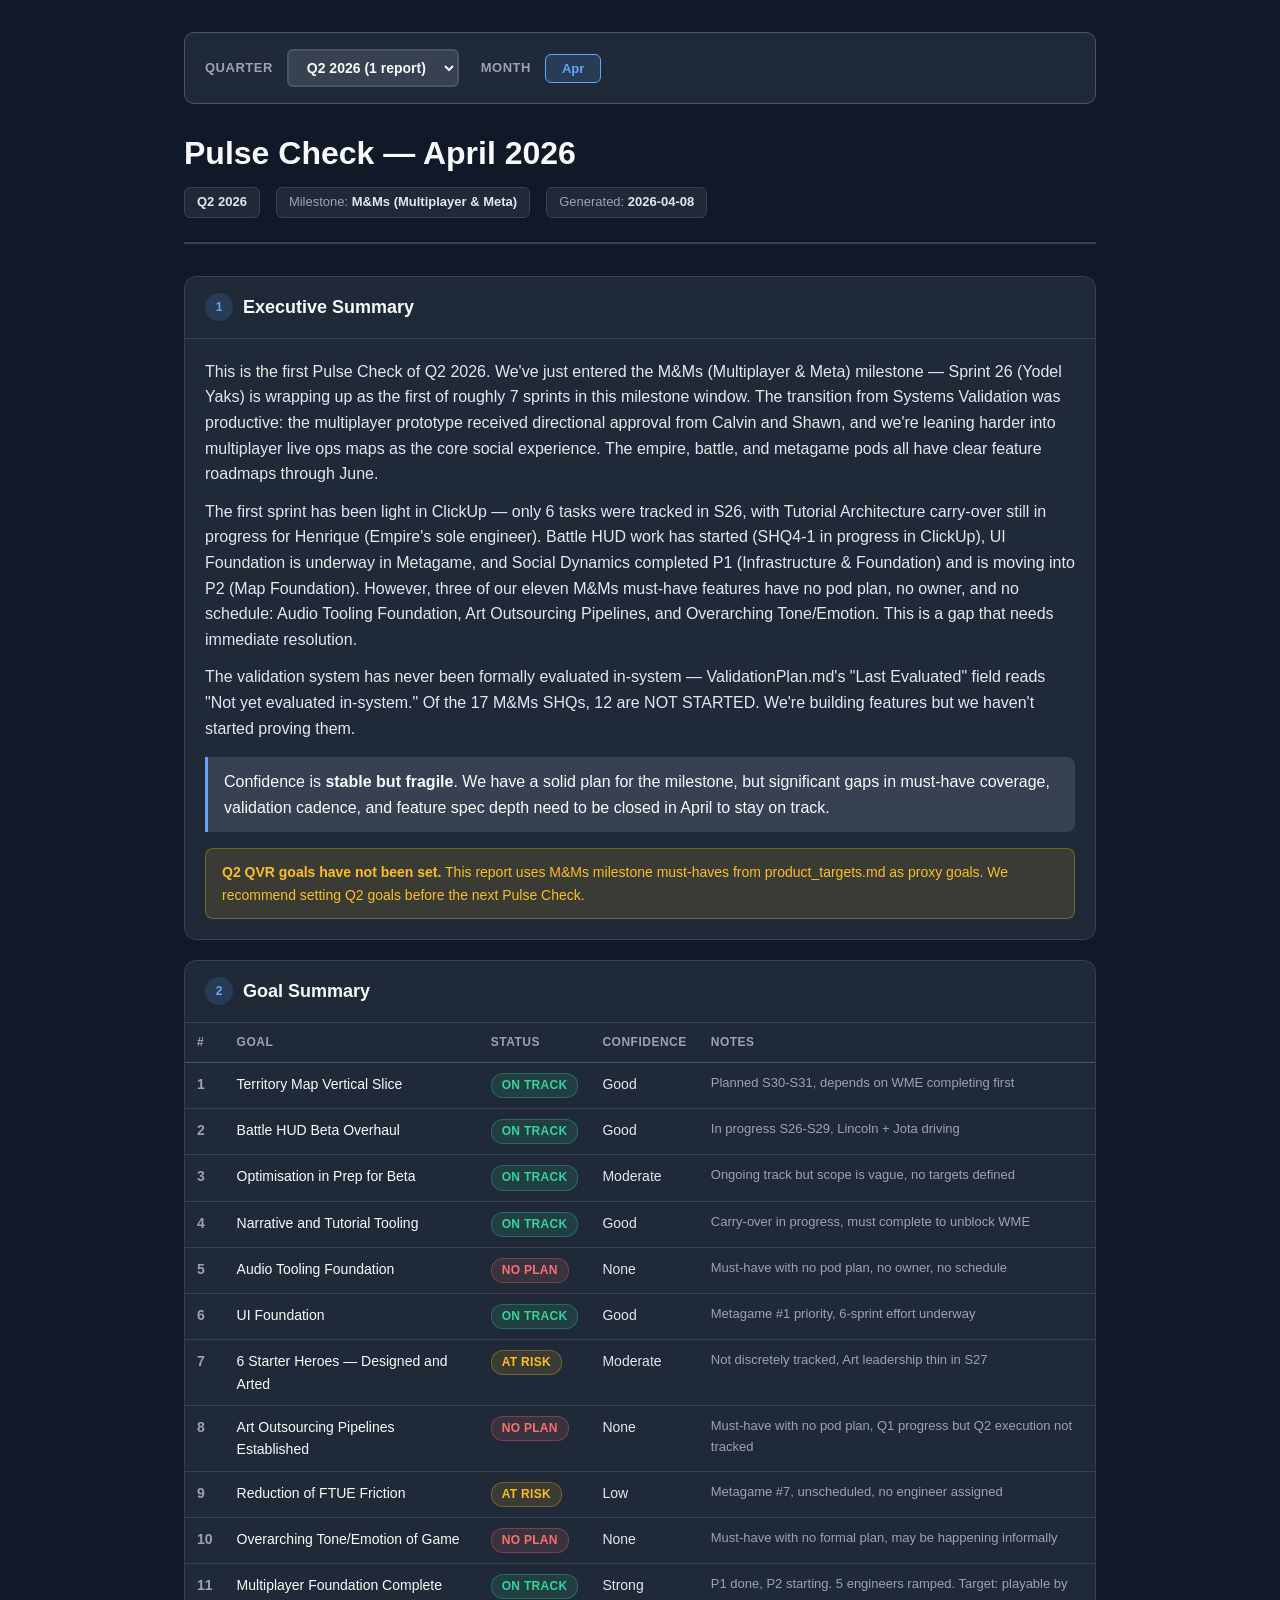
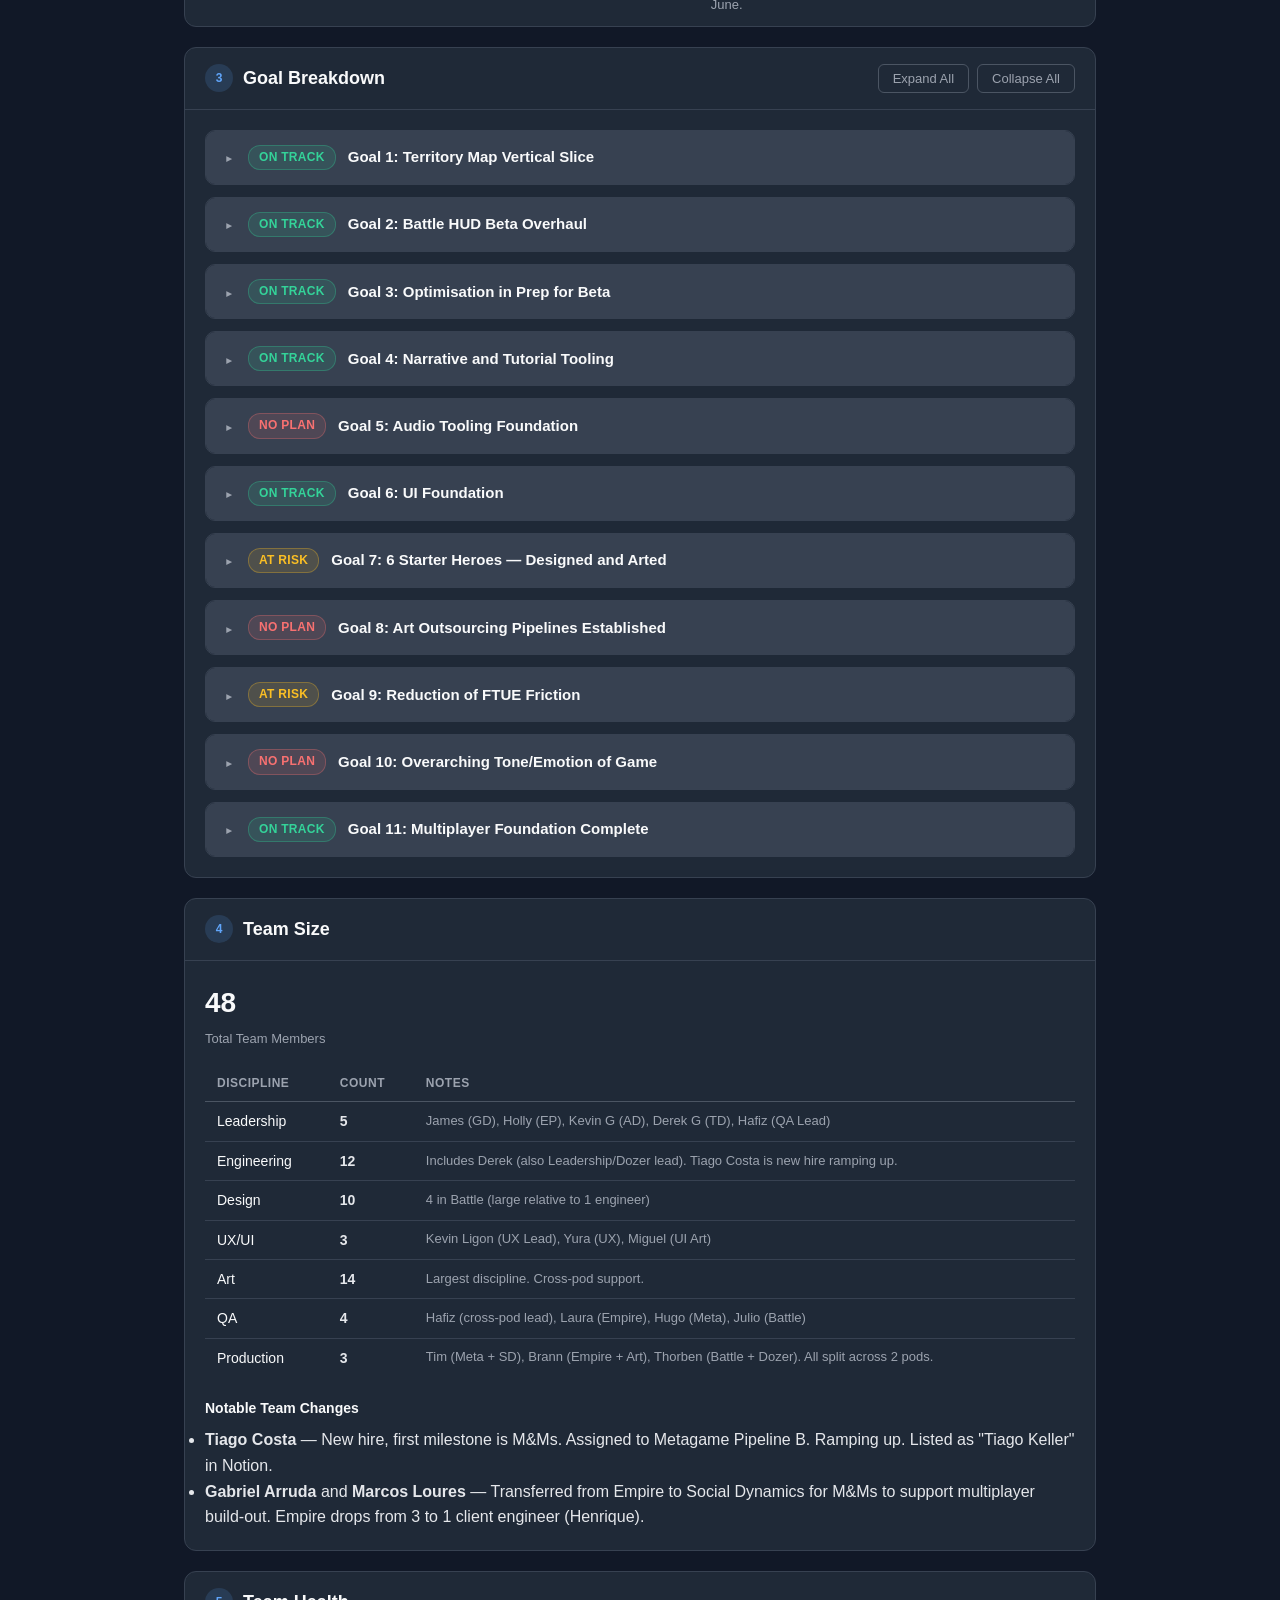
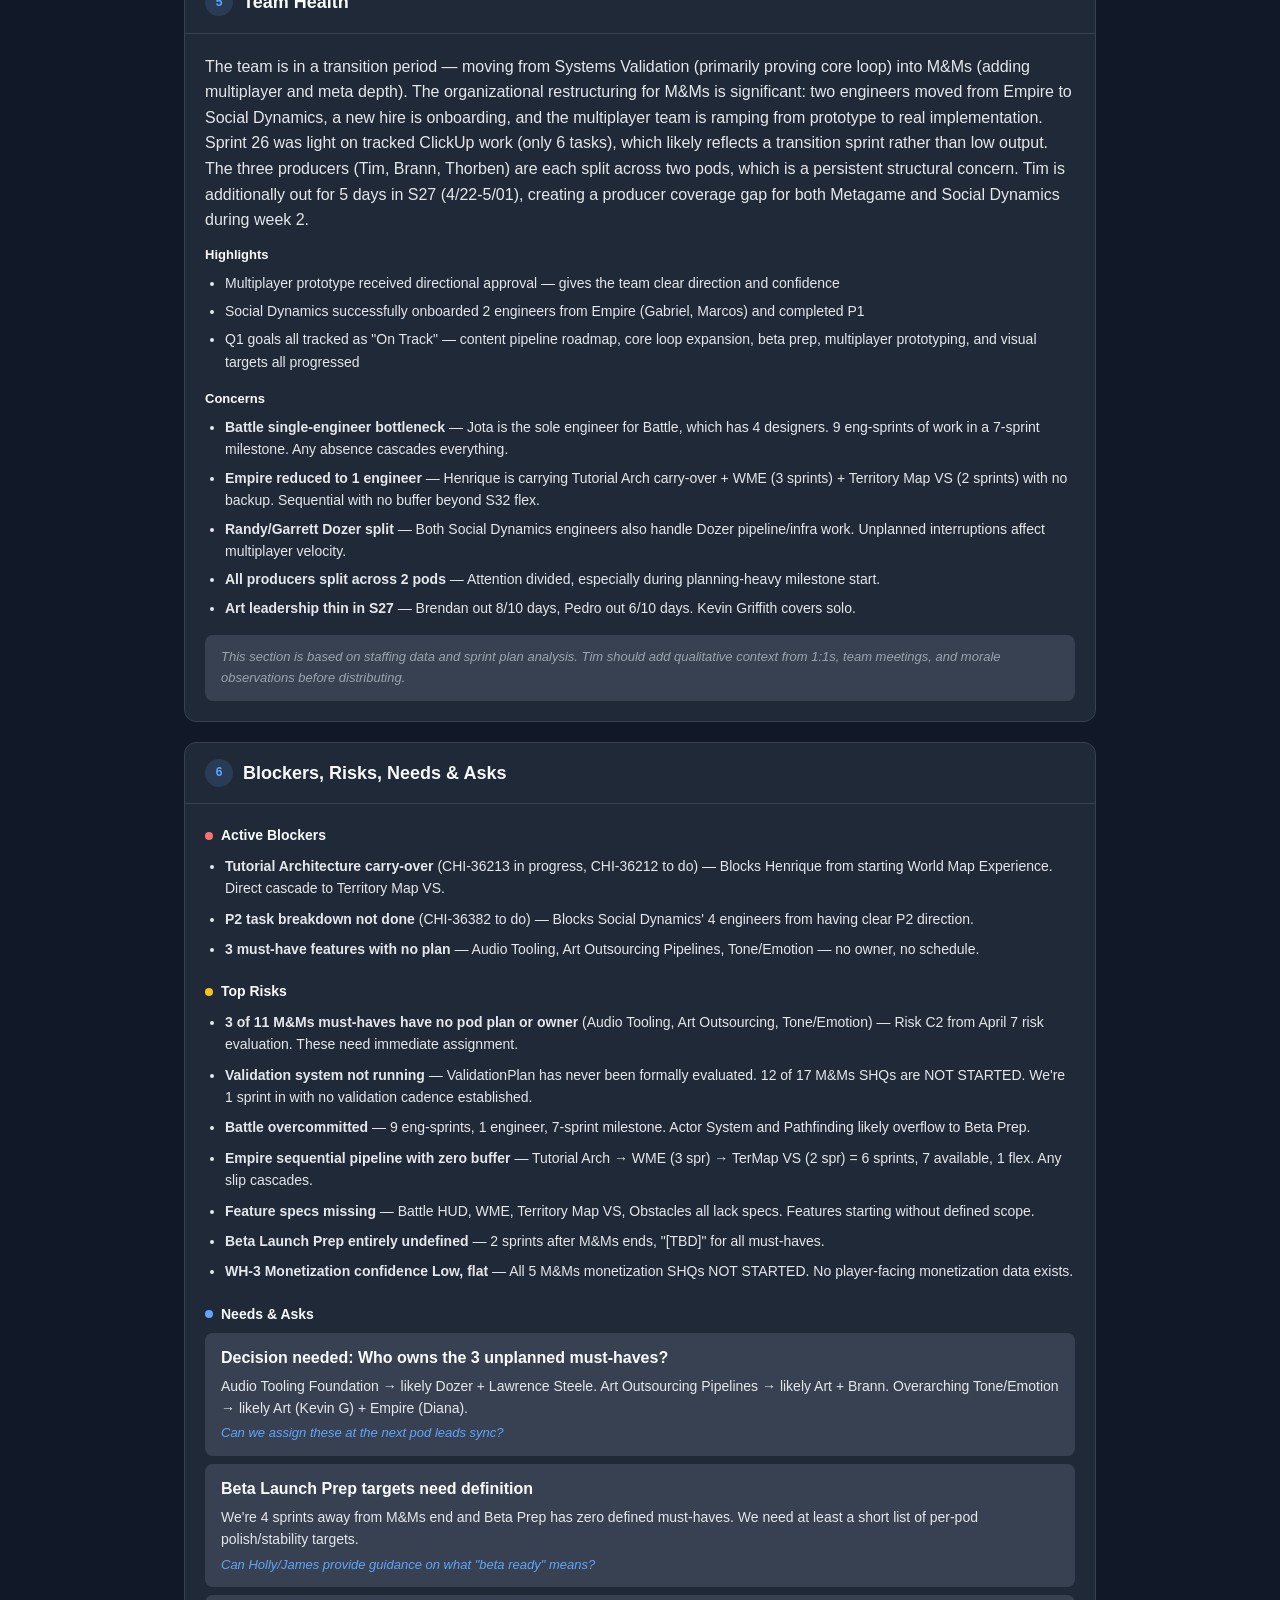
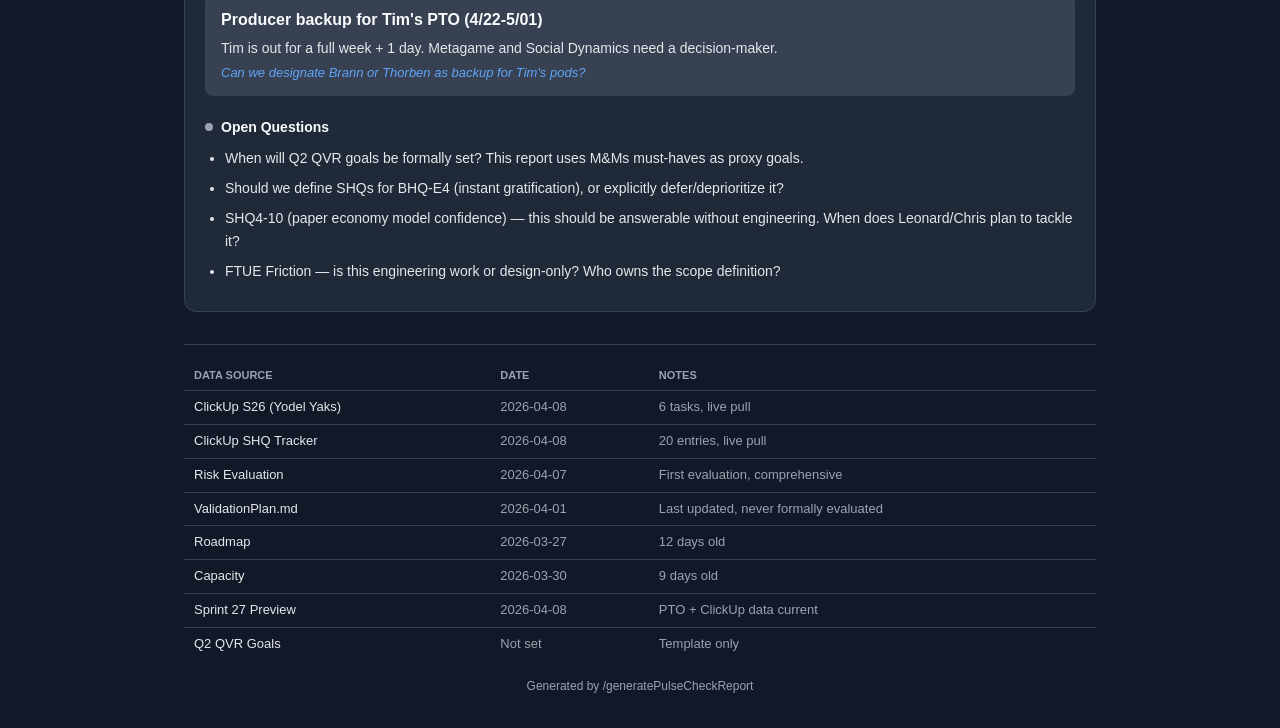
<file: generated/reports/pulse_checks/index.html>
<!DOCTYPE html>
<html lang="en">
<head>
  <meta charset="UTF-8">
  <meta name="viewport" content="width=device-width, initial-scale=1.0">
  <title>Pulse Check</title>
  <style>
    :root {
      --bg: #111827;
      --bg-surface: #1f2937;
      --bg-card: #374151;
      --bg-card-hover: #3f4a5c;
      --text: #e5e7eb;
      --text-dim: #9ca3af;
      --text-bright: #f9fafb;
      --border: #374151;
      --border-light: #4b5563;
      --accent: #60a5fa;
      --accent-dim: rgba(96,165,250,0.15);

      --green: #34d399;
      --green-bg: rgba(52,211,153,0.12);
      --green-border: rgba(52,211,153,0.3);
      --yellow: #fbbf24;
      --yellow-bg: rgba(251,191,36,0.12);
      --yellow-border: rgba(251,191,36,0.3);
      --red: #f87171;
      --red-bg: rgba(248,113,113,0.12);
      --red-border: rgba(248,113,113,0.3);
      --blue: #60a5fa;
      --blue-bg: rgba(96,165,250,0.12);
      --blue-border: rgba(96,165,250,0.3);
    }

    * { margin: 0; padding: 0; box-sizing: border-box; }

    body {
      font-family: -apple-system, BlinkMacSystemFont, 'Segoe UI', Roboto, sans-serif;
      background: var(--bg);
      color: var(--text);
      line-height: 1.6;
      max-width: 960px;
      margin: 0 auto;
      padding: 32px 24px;
    }

    /* -- Report Picker -- */
    .report-picker {
      background: var(--bg-surface);
      border: 1px solid var(--border-light);
      border-radius: 10px;
      padding: 16px 20px;
      margin-bottom: 24px;
    }
    .picker-row {
      display: flex;
      align-items: center;
      gap: 14px;
      flex-wrap: wrap;
    }
    .picker-label {
      font-size: 13px;
      color: var(--text-dim);
      font-weight: 600;
      text-transform: uppercase;
      letter-spacing: 0.5px;
      flex-shrink: 0;
    }
    .quarter-select {
      background: var(--bg-card);
      border: 2px solid var(--border-light);
      color: var(--text-bright);
      padding: 8px 14px;
      border-radius: 6px;
      font-size: 14px;
      font-family: inherit;
      font-weight: 600;
      cursor: pointer;
    }
    .quarter-select:hover,
    .quarter-select:focus {
      border-color: var(--accent);
      outline: none;
    }
    .picker-months {
      display: flex;
      align-items: center;
      gap: 6px;
      flex-wrap: wrap;
    }
    .month-chip {
      background: var(--bg-card);
      border: 1px solid var(--border-light);
      color: var(--text-dim);
      padding: 6px 16px;
      border-radius: 6px;
      font-size: 13px;
      font-family: inherit;
      cursor: pointer;
      transition: all 0.15s;
    }
    .month-chip:hover {
      color: var(--text-bright);
      border-color: var(--accent);
    }
    .month-chip.active {
      background: var(--accent-dim);
      color: var(--accent);
      border-color: var(--accent);
      font-weight: 600;
    }
    .picker-note {
      font-size: 11px;
      color: var(--text-dim);
      margin-left: auto;
      font-style: italic;
    }

    /* -- Header -- */
    .page-header {
      margin-bottom: 32px;
      padding-bottom: 24px;
      border-bottom: 2px solid var(--border);
    }
    .page-header h1 {
      font-size: 32px;
      font-weight: 700;
      color: var(--text-bright);
      margin-bottom: 4px;
    }
    .header-meta {
      display: flex;
      flex-wrap: wrap;
      gap: 16px;
      margin-top: 8px;
    }
    .meta-chip {
      font-size: 13px;
      color: var(--text-dim);
      background: var(--bg-surface);
      border: 1px solid var(--border);
      padding: 4px 12px;
      border-radius: 6px;
    }
    .meta-chip strong { color: var(--text); }

    /* -- Sections -- */
    .section {
      background: var(--bg-surface);
      border: 1px solid var(--border);
      border-radius: 12px;
      margin-bottom: 20px;
      overflow: hidden;
    }
    .section-header {
      display: flex;
      align-items: center;
      gap: 10px;
      padding: 16px 20px;
      border-bottom: 1px solid var(--border);
    }
    .section-number {
      background: var(--accent-dim);
      color: var(--accent);
      font-size: 12px;
      font-weight: 700;
      width: 28px;
      height: 28px;
      border-radius: 50%;
      display: flex;
      align-items: center;
      justify-content: center;
      flex-shrink: 0;
    }
    .section-title {
      font-size: 18px;
      font-weight: 600;
      color: var(--text-bright);
    }
    .section-body { padding: 20px; }
    .section-body p { margin-bottom: 12px; }
    .section-body p:last-child { margin-bottom: 0; }

    /* -- Executive Summary -- */
    .confidence-signal {
      background: var(--bg-card);
      border-left: 3px solid var(--accent);
      padding: 12px 16px;
      border-radius: 0 8px 8px 0;
      margin-top: 16px;
      font-weight: 500;
      color: var(--text-bright);
    }
    .callout {
      background: var(--yellow-bg);
      border: 1px solid var(--yellow-border);
      border-radius: 8px;
      padding: 12px 16px;
      margin-top: 16px;
      font-size: 14px;
      color: var(--yellow);
    }

    /* -- Goal Summary Table -- */
    .goal-table {
      width: 100%;
      border-collapse: collapse;
      font-size: 14px;
    }
    .goal-table th {
      text-align: left;
      padding: 10px 12px;
      font-size: 12px;
      font-weight: 600;
      color: var(--text-dim);
      text-transform: uppercase;
      letter-spacing: 0.5px;
      border-bottom: 1px solid var(--border-light);
    }
    .goal-table td {
      padding: 10px 12px;
      border-bottom: 1px solid var(--border);
      vertical-align: top;
    }
    .goal-table tr:last-child td { border-bottom: none; }
    .goal-table .goal-num { width: 32px; color: var(--text-dim); font-weight: 600; }
    .goal-table .goal-name { color: var(--text-bright); font-weight: 500; }
    .goal-table .goal-notes { color: var(--text-dim); font-size: 13px; }

    /* -- Status Badges -- */
    .badge {
      display: inline-block;
      padding: 2px 10px;
      border-radius: 12px;
      font-size: 12px;
      font-weight: 600;
      text-transform: uppercase;
      letter-spacing: 0.3px;
      white-space: nowrap;
    }
    .badge-on-track { background: var(--green-bg); color: var(--green); border: 1px solid var(--green-border); }
    .badge-at-risk { background: var(--yellow-bg); color: var(--yellow); border: 1px solid var(--yellow-border); }
    .badge-completed { background: var(--blue-bg); color: var(--blue); border: 1px solid var(--blue-border); }
    .badge-will-not-complete { background: var(--red-bg); color: var(--red); border: 1px solid var(--red-border); }
    .badge-no-plan { background: var(--red-bg); color: var(--red); border: 1px solid var(--red-border); }

    /* -- Goal Breakdown Cards -- */
    .goal-card {
      border: 1px solid var(--border);
      border-radius: 10px;
      margin-bottom: 12px;
      overflow: hidden;
      transition: border-color 0.15s;
    }
    .goal-card:last-child { margin-bottom: 0; }
    .goal-card:hover { border-color: var(--border-light); }
    .goal-card-header {
      display: flex;
      align-items: center;
      gap: 12px;
      padding: 14px 16px;
      cursor: pointer;
      user-select: none;
      background: var(--bg-card);
      transition: background 0.1s;
    }
    .goal-card-header:hover { background: var(--bg-card-hover); }
    .goal-card-arrow {
      color: var(--text-dim);
      font-size: 10px;
      transition: transform 0.2s;
      width: 14px;
      flex-shrink: 0;
    }
    .goal-card.collapsed .goal-card-arrow { transform: rotate(-90deg); }
    .goal-card-title {
      font-size: 15px;
      font-weight: 600;
      color: var(--text-bright);
      flex: 1;
    }
    .goal-card-body {
      padding: 16px 20px;
      border-top: 1px solid var(--border);
      font-size: 14px;
      line-height: 1.7;
    }
    .goal-card.collapsed .goal-card-body { display: none; }
    .goal-card-body h4 {
      font-size: 13px;
      font-weight: 600;
      color: var(--accent);
      text-transform: uppercase;
      letter-spacing: 0.5px;
      margin-top: 16px;
      margin-bottom: 6px;
    }
    .goal-card-body h4:first-child { margin-top: 0; }
    .goal-card-body ul {
      margin: 0 0 8px 20px;
      color: var(--text);
    }
    .goal-card-body li { margin-bottom: 4px; }
    .goal-card-body p { margin-bottom: 8px; }
    .goal-card-body .action-needed {
      background: var(--yellow-bg);
      border: 1px solid var(--yellow-border);
      border-radius: 6px;
      padding: 10px 14px;
      margin-top: 8px;
      color: var(--yellow);
      font-size: 13px;
    }

    /* -- Team Table -- */
    .team-table {
      width: 100%;
      border-collapse: collapse;
      font-size: 14px;
      margin-bottom: 16px;
    }
    .team-table th {
      text-align: left;
      padding: 8px 12px;
      font-size: 12px;
      font-weight: 600;
      color: var(--text-dim);
      text-transform: uppercase;
      letter-spacing: 0.5px;
      border-bottom: 1px solid var(--border-light);
    }
    .team-table td {
      padding: 8px 12px;
      border-bottom: 1px solid var(--border);
    }
    .team-table tr:last-child td { border-bottom: none; }
    .team-total {
      font-size: 28px;
      font-weight: 700;
      color: var(--text-bright);
      margin-bottom: 4px;
    }
    .team-total-label {
      font-size: 13px;
      color: var(--text-dim);
      margin-bottom: 16px;
    }

    /* -- Health -- */
    .health-block {
      margin-bottom: 16px;
    }
    .health-block:last-child { margin-bottom: 0; }
    .health-block h4 {
      font-size: 13px;
      font-weight: 600;
      color: var(--text-bright);
      margin-bottom: 6px;
    }
    .health-block ul {
      margin: 0 0 0 20px;
      font-size: 14px;
    }
    .health-block li { margin-bottom: 6px; }
    .health-note {
      background: var(--bg-card);
      border-radius: 8px;
      padding: 12px 16px;
      margin-top: 16px;
      font-size: 13px;
      color: var(--text-dim);
      font-style: italic;
    }

    /* -- Risks -- */
    .risk-group { margin-bottom: 20px; }
    .risk-group:last-child { margin-bottom: 0; }
    .risk-group-title {
      font-size: 14px;
      font-weight: 600;
      color: var(--text-bright);
      margin-bottom: 8px;
      display: flex;
      align-items: center;
      gap: 8px;
    }
    .risk-dot {
      width: 8px;
      height: 8px;
      border-radius: 50%;
      flex-shrink: 0;
    }
    .risk-group ul {
      margin: 0 0 0 20px;
      font-size: 14px;
    }
    .risk-group li { margin-bottom: 8px; }
    .ask-item {
      background: var(--bg-card);
      border-radius: 8px;
      padding: 12px 16px;
      margin-bottom: 8px;
    }
    .ask-item:last-child { margin-bottom: 0; }
    .ask-item strong { color: var(--text-bright); }
    .ask-item .ask-action {
      font-size: 13px;
      color: var(--accent);
      margin-top: 4px;
      font-style: italic;
    }

    /* -- Footer -- */
    .footer {
      margin-top: 32px;
      padding-top: 16px;
      border-top: 1px solid var(--border);
    }
    .source-table {
      width: 100%;
      border-collapse: collapse;
      font-size: 13px;
    }
    .source-table th {
      text-align: left;
      padding: 6px 10px;
      color: var(--text-dim);
      font-weight: 600;
      font-size: 11px;
      text-transform: uppercase;
      border-bottom: 1px solid var(--border);
    }
    .source-table td {
      padding: 6px 10px;
      color: var(--text-dim);
      border-bottom: 1px solid var(--border);
    }
    .source-table tr:last-child td { border-bottom: none; }
    .footer-note {
      text-align: center;
      color: var(--text-dim);
      font-size: 12px;
      margin-top: 16px;
    }

    /* -- Expand/Collapse All -- */
    .toggle-all {
      background: none;
      border: 1px solid var(--border-light);
      color: var(--text-dim);
      padding: 6px 14px;
      border-radius: 6px;
      font-size: 13px;
      cursor: pointer;
      transition: all 0.15s;
      font-family: inherit;
    }
    .toggle-all:hover { color: var(--text-bright); border-color: var(--accent); }
    .section-header-actions {
      margin-left: auto;
      display: flex;
      gap: 8px;
    }

    /* -- Loading -- */
    .loading {
      text-align: center;
      color: var(--text-dim);
      padding: 60px 20px;
      font-size: 14px;
    }
    .load-error {
      text-align: center;
      color: var(--red);
      padding: 60px 20px;
      font-size: 14px;
    }

    /* -- Print -- */
    @media print {
      body { background: #fff; color: #111; padding: 12px; max-width: none; }
      .report-picker { display: none; }
      .section { border-color: #ddd; background: #fff; }
      .goal-card { border-color: #ddd; }
      .goal-card-header { background: #f5f5f5; }
      .goal-card-body { display: block !important; }
      .goal-card-arrow, .toggle-all { display: none; }
      :root {
        --bg: #fff; --bg-surface: #fff; --bg-card: #f8f8f8;
        --text: #111; --text-dim: #555; --text-bright: #000;
        --border: #ddd; --border-light: #ccc;
      }
    }
  </style>
</head>
<body>

  <div id="picker"></div>
  <div id="app"><div class="loading">Loading...</div></div>

  <script>
    // ── Index (inline for file:// compatibility) ──
    // Also try loading external file for forward-compat
    var PULSE_CHECK_INDEX = [
      {
        id: "2026-04",
        quarter: "Q2 2026",
        month: "April 2026",
        month_short: "Apr",
        milestone: "M&Ms",
        generated: "2026-04-08",
        file: "pulse_check_2026-04_data.js",
        note: "Proxy goals (Q2 QVR goals not set)"
      },
      {
        id: "2026-03",
        quarter: "Q1 2026",
        month: "March 2026",
        month_short: "Mar",
        milestone: "Systems Validation",
        generated: "2026-03-25",
        file: "pulse_check_2026-03_data.js",
        note: ""
      }
    ];
  </script>
  <script src="pulse_check_index.js"></script>
  <script>
    // ── State ──
    var currentReportId = null;
    var currentQuarter = null;
    var loadedData = {};

    // ── Helpers ──
    function esc(str) {
      var d = document.createElement('div');
      d.textContent = str || '';
      return d.innerHTML;
    }

    function badgeClass(status) {
      var map = {
        'on_track': 'badge-on-track',
        'at_risk': 'badge-at-risk',
        'completed': 'badge-completed',
        'will_not_complete': 'badge-will-not-complete',
        'no_plan': 'badge-no-plan'
      };
      return map[status] || 'badge-on-track';
    }

    function badgeLabel(status) {
      var map = {
        'on_track': 'On Track',
        'at_risk': 'At Risk',
        'completed': 'Completed',
        'will_not_complete': 'Will Not Complete',
        'no_plan': 'No Plan'
      };
      return map[status] || status;
    }

    function toggleCard(el) {
      el.closest('.goal-card').classList.toggle('collapsed');
    }

    function toggleAll(expand) {
      document.querySelectorAll('.goal-card').forEach(function(c) {
        if (expand) c.classList.remove('collapsed');
        else c.classList.add('collapsed');
      });
    }

    // ── Quarter helpers ──
    function getQuarterMap() {
      var quarters = {};
      PULSE_CHECK_INDEX.forEach(function(entry) {
        if (!quarters[entry.quarter]) quarters[entry.quarter] = [];
        quarters[entry.quarter].push(entry);
      });
      return quarters;
    }

    function getSortedQuarters() {
      return Object.keys(getQuarterMap()).sort().reverse();
    }

    // ── Picker ──
    function renderPicker() {
      var pickerEl = document.getElementById('picker');

      if (!PULSE_CHECK_INDEX || PULSE_CHECK_INDEX.length === 0) {
        pickerEl.innerHTML = '<div class="report-picker"><span style="color:var(--text-dim)">No reports available.</span></div>';
        return;
      }

      var quarters = getQuarterMap();
      var sortedQ = getSortedQuarters();

      if (!currentQuarter || !quarters[currentQuarter]) {
        currentQuarter = sortedQ[0];
      }

      // Build quarter <option>s
      var optionsHtml = '';
      for (var i = 0; i < sortedQ.length; i++) {
        var q = sortedQ[i];
        var sel = (q === currentQuarter) ? ' selected' : '';
        var cnt = quarters[q].length;
        optionsHtml += '<option value="' + esc(q) + '"' + sel + '>' + esc(q) + ' (' + cnt + ' report' + (cnt !== 1 ? 's' : '') + ')</option>';
      }

      // Build month chips for selected quarter
      var entries = quarters[currentQuarter];
      var chipsHtml = '';
      for (var j = 0; j < entries.length; j++) {
        var e = entries[j];
        var tooltip = e.month + ' - ' + e.milestone;
        if (e.note) tooltip += ' (' + e.note + ')';
        chipsHtml += '<button class="month-chip" data-id="' + esc(e.id) + '" onclick="loadReport(\'' + esc(e.id) + '\')" title="' + esc(tooltip) + '">' + esc(e.month_short) + '</button>';
      }

      pickerEl.innerHTML =
        '<div class="report-picker">' +
          '<div class="picker-row">' +
            '<span class="picker-label">Quarter</span>' +
            '<select class="quarter-select" onchange="selectQuarter(this.value)">' + optionsHtml + '</select>' +
            '<span class="picker-label" style="margin-left:8px">Month</span>' +
            '<div class="picker-months">' + chipsHtml + '</div>' +
          '</div>' +
        '</div>';

      highlightActiveChip();
    }

    function selectQuarter(quarter) {
      currentQuarter = quarter;
      renderPicker();

      // Auto-load the most recent report in this quarter
      var quarters = getQuarterMap();
      if (quarters[quarter] && quarters[quarter].length > 0) {
        loadReport(quarters[quarter][0].id);
      }
    }

    function highlightActiveChip() {
      var chips = document.querySelectorAll('.month-chip');
      for (var i = 0; i < chips.length; i++) {
        if (chips[i].getAttribute('data-id') === currentReportId) {
          chips[i].classList.add('active');
        } else {
          chips[i].classList.remove('active');
        }
      }
    }

    // ── Report Loading ──
    function loadReport(id) {
      currentReportId = id;
      highlightActiveChip();

      if (loadedData[id]) {
        renderReport(loadedData[id]);
        return;
      }

      document.getElementById('app').innerHTML = '<div class="loading">Loading report...</div>';

      var entry = null;
      for (var i = 0; i < PULSE_CHECK_INDEX.length; i++) {
        if (PULSE_CHECK_INDEX[i].id === id) { entry = PULSE_CHECK_INDEX[i]; break; }
      }
      if (!entry) {
        document.getElementById('app').innerHTML = '<div class="load-error">Report "' + esc(id) + '" not found in index.</div>';
        return;
      }

      var script = document.createElement('script');
      script.src = entry.file;
      script.onload = function() {
        if (window.PULSE_CHECK_DATA) {
          loadedData[id] = window.PULSE_CHECK_DATA;
          renderReport(window.PULSE_CHECK_DATA);
        } else {
          document.getElementById('app').innerHTML = '<div class="load-error">Data file loaded but contained no data.</div>';
        }
      };
      script.onerror = function() {
        document.getElementById('app').innerHTML = '<div class="load-error">Failed to load <code>' + esc(entry.file) + '</code>.<br>If viewing locally, try serving with a local server (e.g. <code>npx serve .</code>).</div>';
      };
      document.head.appendChild(script);
    }

    // ── Render Report ──
    function renderReport(d) {
      if (!d) {
        document.getElementById('app').innerHTML = '<div class="loading">Select a report above.</div>';
        return;
      }

      var m = d.meta;

      // Goal summary table rows
      var goalRows = d.goals.map(function(g) {
        return '<tr>' +
          '<td class="goal-num">' + g.number + '</td>' +
          '<td class="goal-name">' + esc(g.title) + '</td>' +
          '<td><span class="badge ' + badgeClass(g.status) + '">' + badgeLabel(g.status) + '</span></td>' +
          '<td>' + esc(g.confidence) + '</td>' +
          '<td class="goal-notes">' + esc(g.summary_notes) + '</td>' +
        '</tr>';
      }).join('');

      // Goal breakdown cards
      var goalCards = d.goals.map(function(g) {
        return '<div class="goal-card collapsed">' +
          '<div class="goal-card-header" onclick="toggleCard(this)">' +
            '<span class="goal-card-arrow">&#9660;</span>' +
            '<span class="badge ' + badgeClass(g.status) + '">' + badgeLabel(g.status) + '</span>' +
            '<span class="goal-card-title">Goal ' + g.number + ': ' + esc(g.title) + '</span>' +
          '</div>' +
          '<div class="goal-card-body">' + g.breakdown + '</div>' +
        '</div>';
      }).join('');

      // Team disciplines table
      var teamRows = d.team_size.disciplines.map(function(t) {
        return '<tr>' +
          '<td style="color:var(--text-bright);font-weight:500">' + esc(t.name) + '</td>' +
          '<td style="font-weight:600">' + t.count + '</td>' +
          '<td style="color:var(--text-dim);font-size:13px">' + esc(t.notes) + '</td>' +
        '</tr>';
      }).join('');

      // Team changes
      var changesHtml = d.team_size.changes.length > 0
        ? '<ul>' + d.team_size.changes.map(function(c) { return '<li>' + c + '</li>'; }).join('') + '</ul>'
        : '<p style="color:var(--text-dim)">No open roles or team changes this period.</p>';

      // Health
      var highlightsHtml = d.team_health.highlights.map(function(h) { return '<li>' + h + '</li>'; }).join('');
      var concernsHtml = d.team_health.concerns.map(function(c) { return '<li>' + c + '</li>'; }).join('');

      // Risks
      var blockersHtml = d.blockers_risks.blockers.length > 0
        ? '<ul>' + d.blockers_risks.blockers.map(function(b) { return '<li>' + b + '</li>'; }).join('') + '</ul>'
        : '<p style="color:var(--text-dim)">No active blockers.</p>';

      var risksHtml = d.blockers_risks.risks.map(function(r) { return '<li>' + r + '</li>'; }).join('');

      var asksHtml = d.blockers_risks.needs_asks.map(function(a) {
        return '<div class="ask-item">' +
          '<strong>' + a.title + '</strong>' +
          '<p style="margin:4px 0 0;font-size:14px">' + a.detail + '</p>' +
          (a.ask ? '<div class="ask-action">' + esc(a.ask) + '</div>' : '') +
        '</div>';
      }).join('');

      var questionsHtml = d.blockers_risks.open_questions.map(function(q) { return '<li>' + q + '</li>'; }).join('');

      // Data sources
      var sourceRows = d.data_sources.map(function(s) {
        return '<tr>' +
          '<td style="color:var(--text)">' + esc(s.source) + '</td>' +
          '<td>' + esc(s.date) + '</td>' +
          '<td>' + esc(s.notes) + '</td>' +
        '</tr>';
      }).join('');

      document.getElementById('app').innerHTML =
        '<div class="page-header">' +
          '<h1>Pulse Check &mdash; ' + esc(m.month) + '</h1>' +
          '<div class="header-meta">' +
            '<span class="meta-chip"><strong>' + esc(m.quarter) + '</strong></span>' +
            '<span class="meta-chip">Milestone: <strong>' + esc(m.milestone) + '</strong></span>' +
            '<span class="meta-chip">Generated: <strong>' + esc(m.generated) + '</strong></span>' +
          '</div>' +
        '</div>' +

        '<div class="section">' +
          '<div class="section-header">' +
            '<span class="section-number">1</span>' +
            '<span class="section-title">Executive Summary</span>' +
          '</div>' +
          '<div class="section-body">' + d.executive_summary + '</div>' +
        '</div>' +

        '<div class="section">' +
          '<div class="section-header">' +
            '<span class="section-number">2</span>' +
            '<span class="section-title">Goal Summary</span>' +
          '</div>' +
          '<div class="section-body" style="padding:0">' +
            '<table class="goal-table">' +
              '<thead><tr><th>#</th><th>Goal</th><th>Status</th><th>Confidence</th><th>Notes</th></tr></thead>' +
              '<tbody>' + goalRows + '</tbody>' +
            '</table>' +
          '</div>' +
        '</div>' +

        '<div class="section">' +
          '<div class="section-header">' +
            '<span class="section-number">3</span>' +
            '<span class="section-title">Goal Breakdown</span>' +
            '<div class="section-header-actions">' +
              '<button class="toggle-all" onclick="toggleAll(true)">Expand All</button>' +
              '<button class="toggle-all" onclick="toggleAll(false)">Collapse All</button>' +
            '</div>' +
          '</div>' +
          '<div class="section-body">' + goalCards + '</div>' +
        '</div>' +

        '<div class="section">' +
          '<div class="section-header">' +
            '<span class="section-number">4</span>' +
            '<span class="section-title">Team Size</span>' +
          '</div>' +
          '<div class="section-body">' +
            '<div class="team-total">' + d.team_size.total + '</div>' +
            '<div class="team-total-label">Total Team Members</div>' +
            '<table class="team-table">' +
              '<thead><tr><th>Discipline</th><th>Count</th><th>Notes</th></tr></thead>' +
              '<tbody>' + teamRows + '</tbody>' +
            '</table>' +
            '<h4 style="font-size:14px;color:var(--text-bright);margin-top:20px;margin-bottom:8px">Notable Team Changes</h4>' +
            changesHtml +
          '</div>' +
        '</div>' +

        '<div class="section">' +
          '<div class="section-header">' +
            '<span class="section-number">5</span>' +
            '<span class="section-title">Team Health</span>' +
          '</div>' +
          '<div class="section-body">' +
            '<p>' + d.team_health.assessment + '</p>' +
            '<div class="health-block"><h4>Highlights</h4><ul>' + highlightsHtml + '</ul></div>' +
            '<div class="health-block"><h4>Concerns</h4><ul>' + concernsHtml + '</ul></div>' +
            '<div class="health-note">' + (d.team_health.note || '') + '</div>' +
          '</div>' +
        '</div>' +

        '<div class="section">' +
          '<div class="section-header">' +
            '<span class="section-number">6</span>' +
            '<span class="section-title">Blockers, Risks, Needs &amp; Asks</span>' +
          '</div>' +
          '<div class="section-body">' +
            '<div class="risk-group">' +
              '<div class="risk-group-title"><span class="risk-dot" style="background:var(--red)"></span> Active Blockers</div>' +
              blockersHtml +
            '</div>' +
            '<div class="risk-group">' +
              '<div class="risk-group-title"><span class="risk-dot" style="background:var(--yellow)"></span> Top Risks</div>' +
              '<ul>' + risksHtml + '</ul>' +
            '</div>' +
            '<div class="risk-group">' +
              '<div class="risk-group-title"><span class="risk-dot" style="background:var(--accent)"></span> Needs &amp; Asks</div>' +
              asksHtml +
            '</div>' +
            '<div class="risk-group">' +
              '<div class="risk-group-title"><span class="risk-dot" style="background:var(--text-dim)"></span> Open Questions</div>' +
              '<ul>' + questionsHtml + '</ul>' +
            '</div>' +
          '</div>' +
        '</div>' +

        '<div class="footer">' +
          '<table class="source-table">' +
            '<thead><tr><th>Data Source</th><th>Date</th><th>Notes</th></tr></thead>' +
            '<tbody>' + sourceRows + '</tbody>' +
          '</table>' +
          '<div class="footer-note">Generated by /generatePulseCheckReport</div>' +
        '</div>';
    }

    // ── Init ──
    try {
      if (PULSE_CHECK_INDEX && PULSE_CHECK_INDEX.length > 0) {
        currentQuarter = PULSE_CHECK_INDEX[0].quarter;
        renderPicker();
        loadReport(PULSE_CHECK_INDEX[0].id);
      } else {
        renderPicker();
        document.getElementById('app').innerHTML = '<div class="loading">No Pulse Check reports found. Run <code>/generatePulseCheckReport</code> to create one.</div>';
      }
    } catch (err) {
      document.getElementById('picker').innerHTML = '<div class="load-error">Error initializing: ' + err.message + '</div>';
    }
  </script>
</body>
</html>
</file>
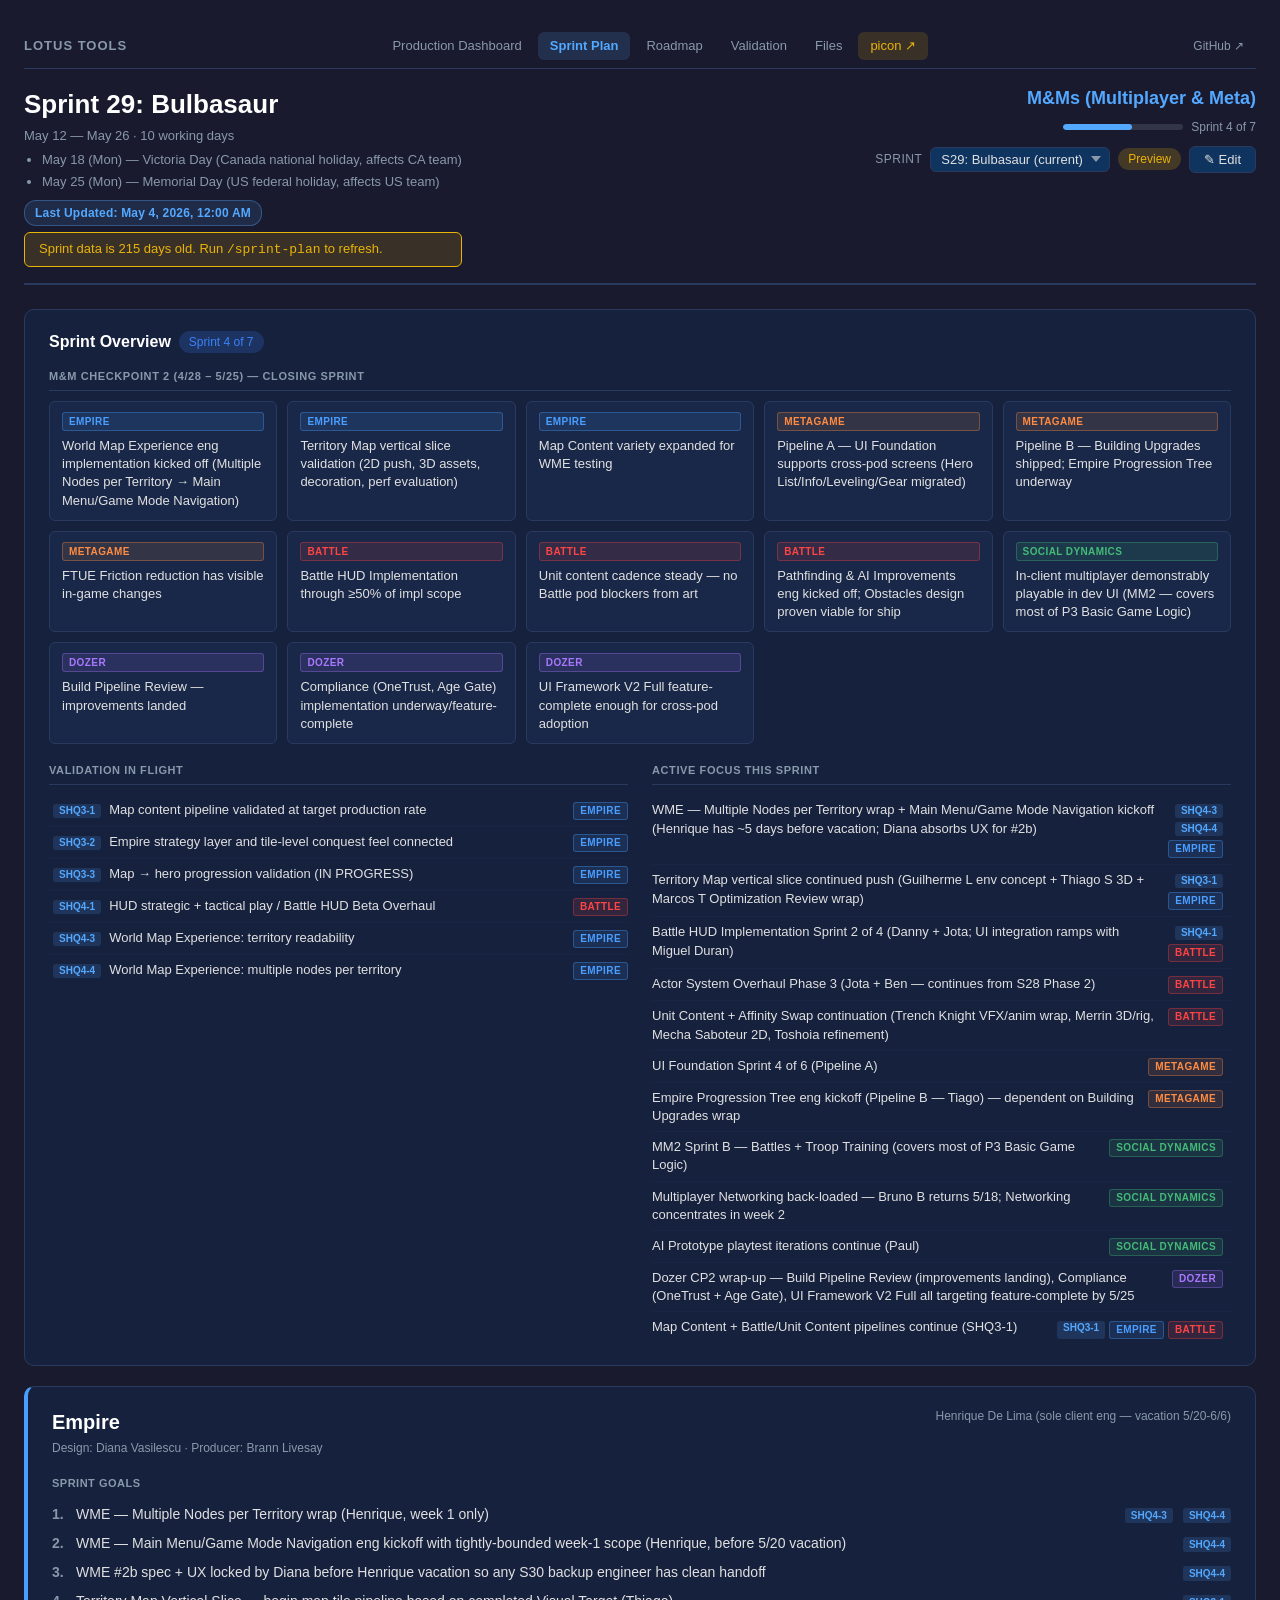
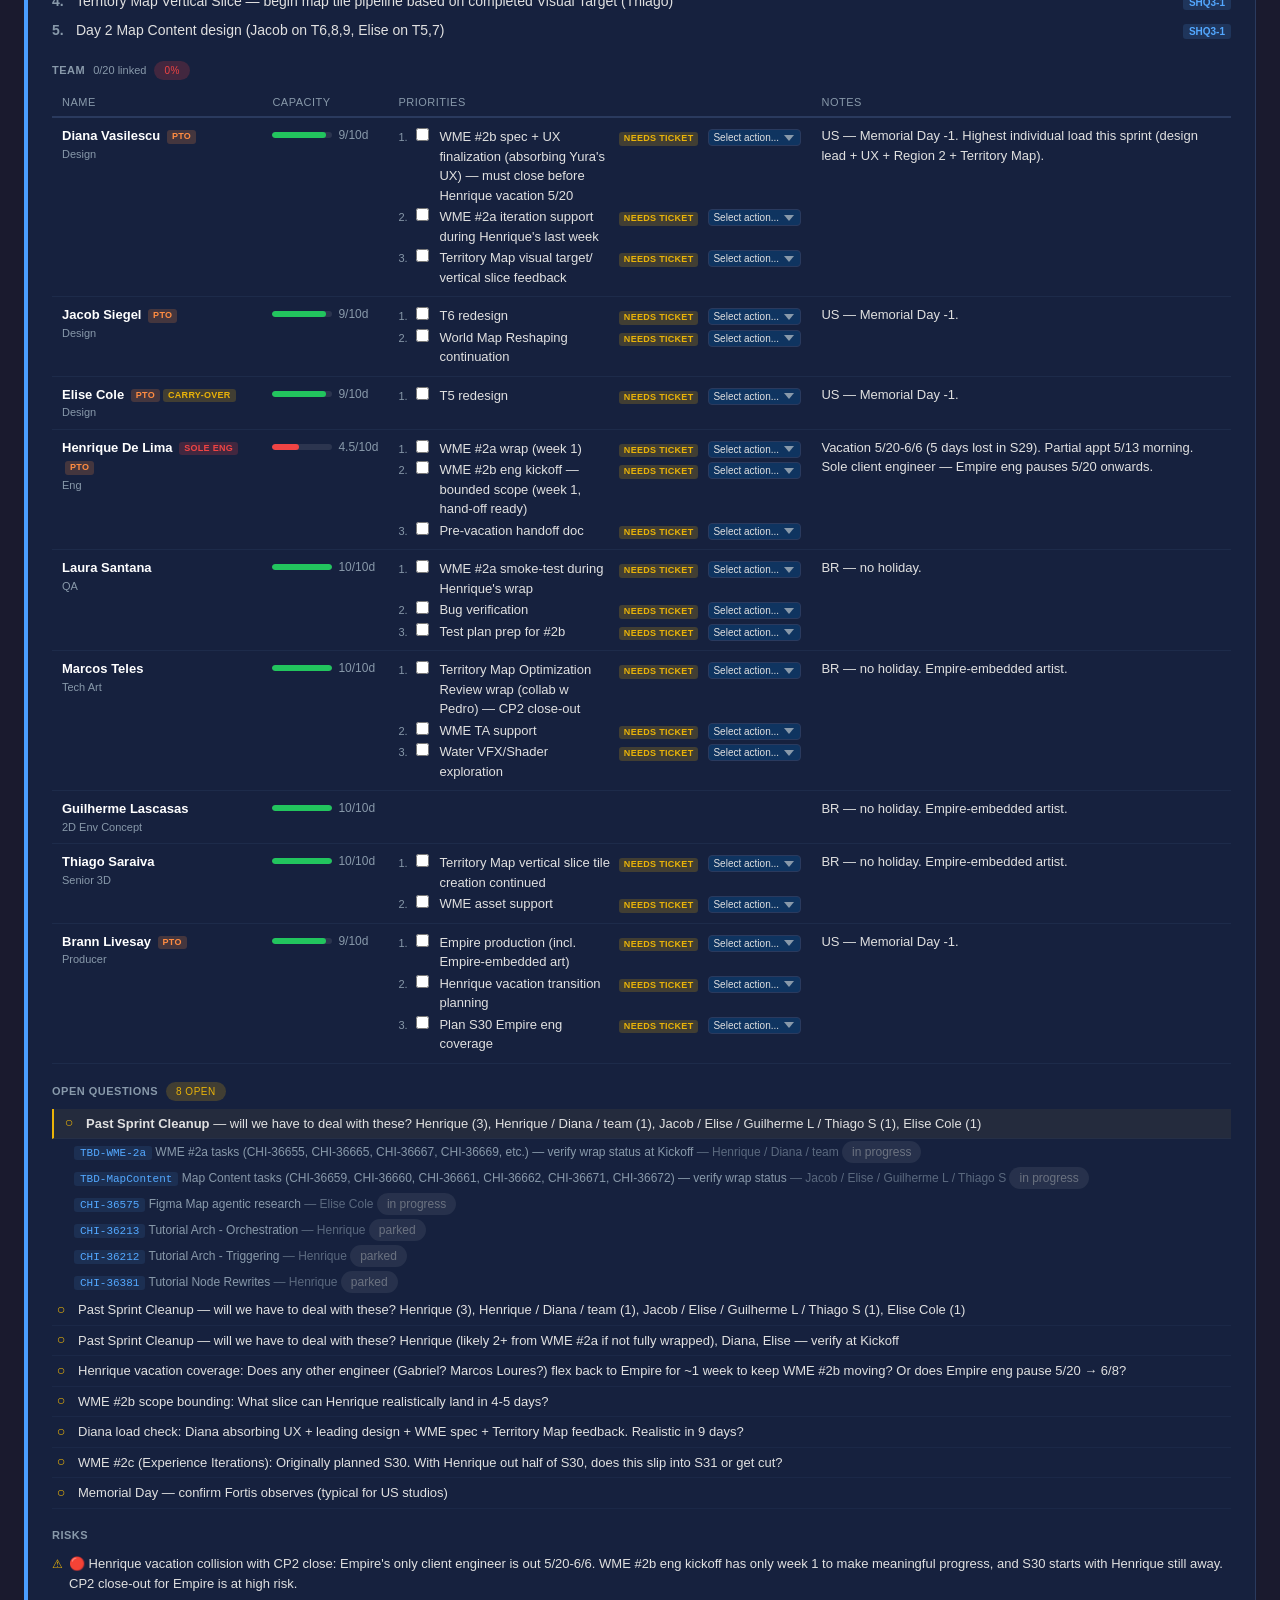
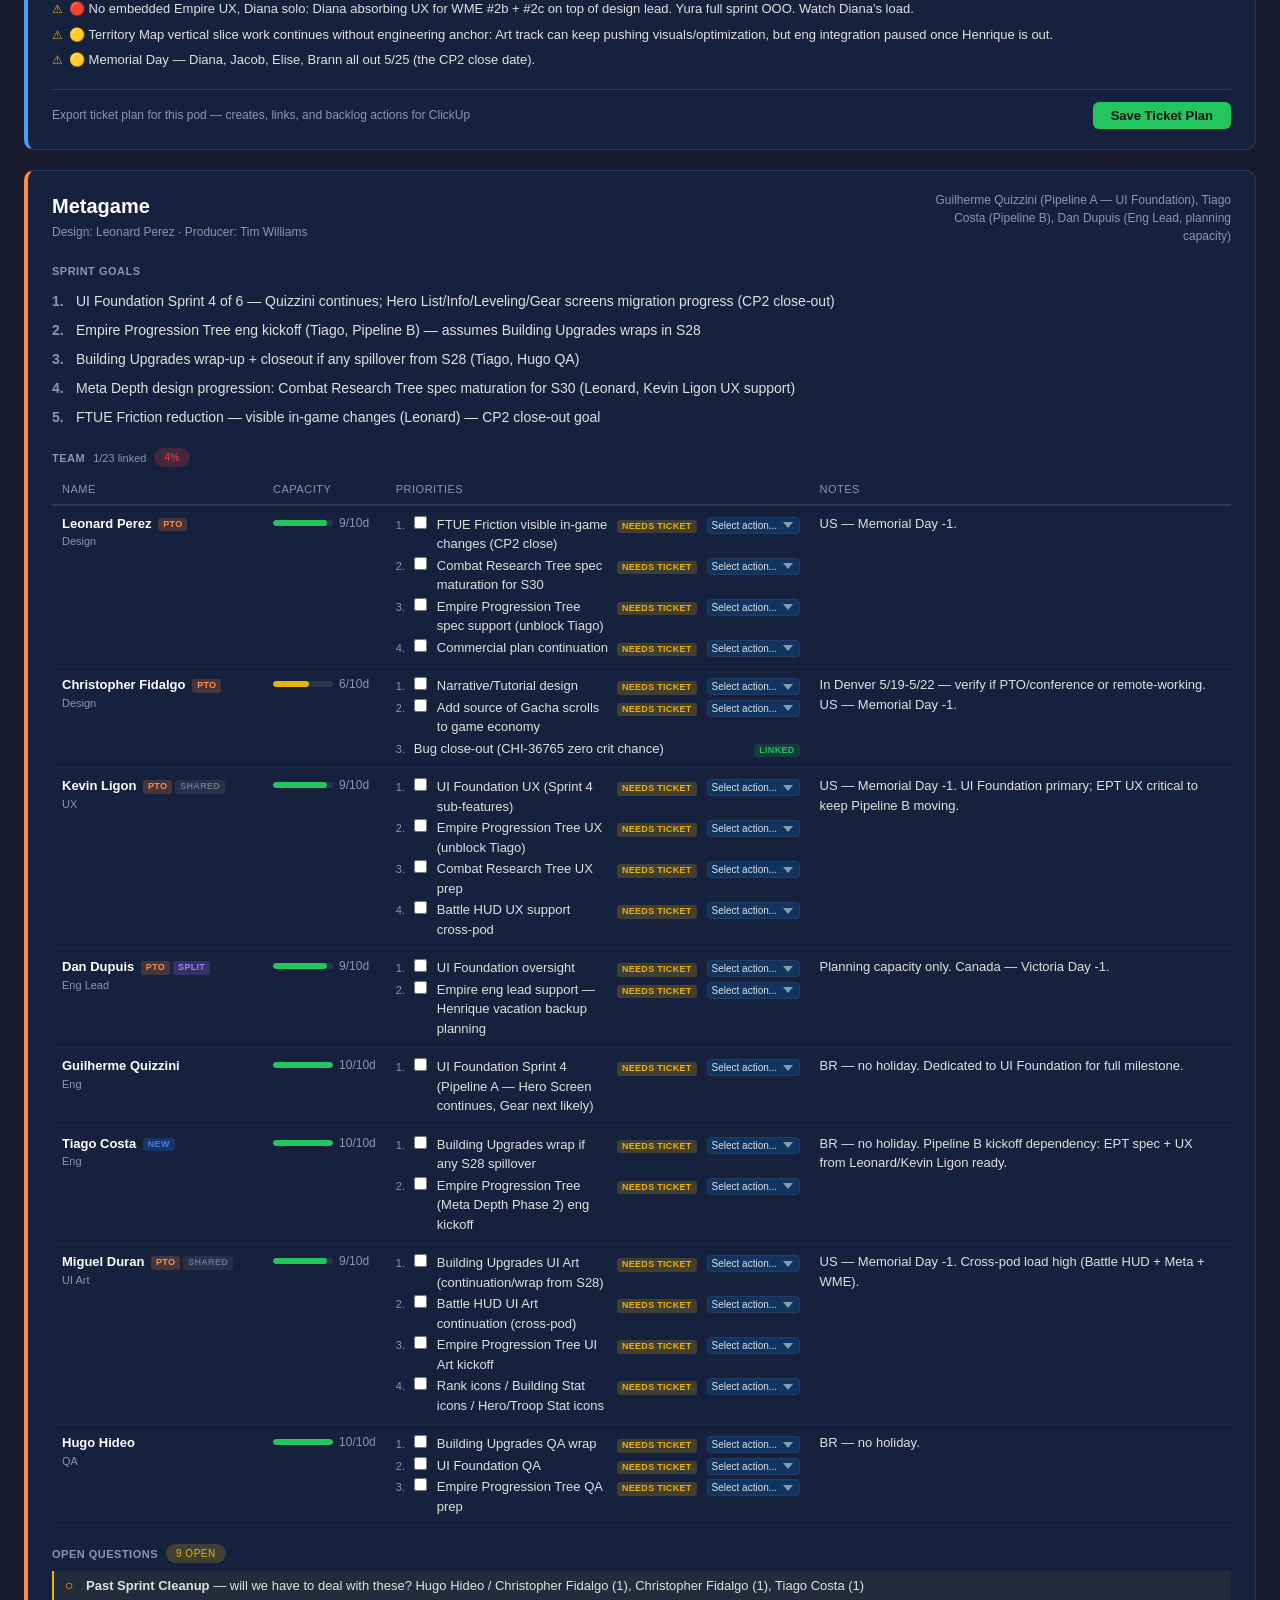
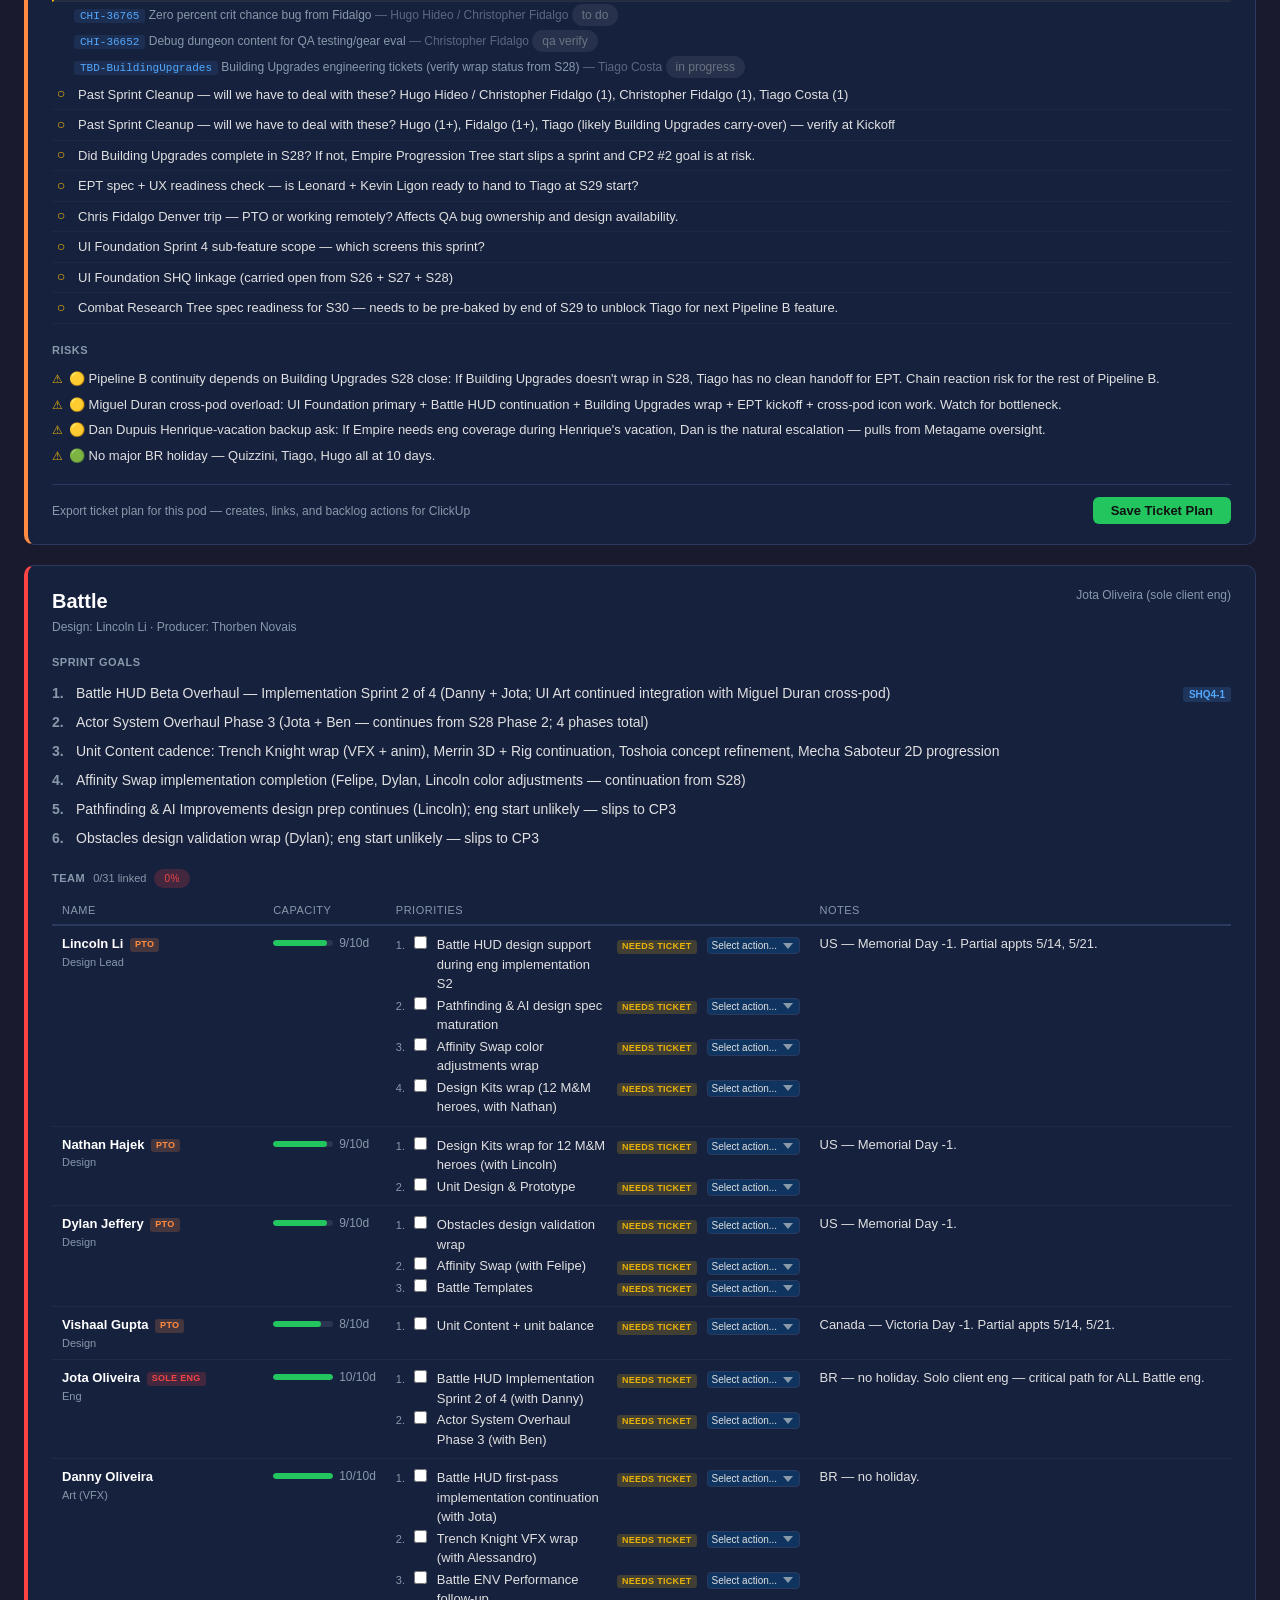
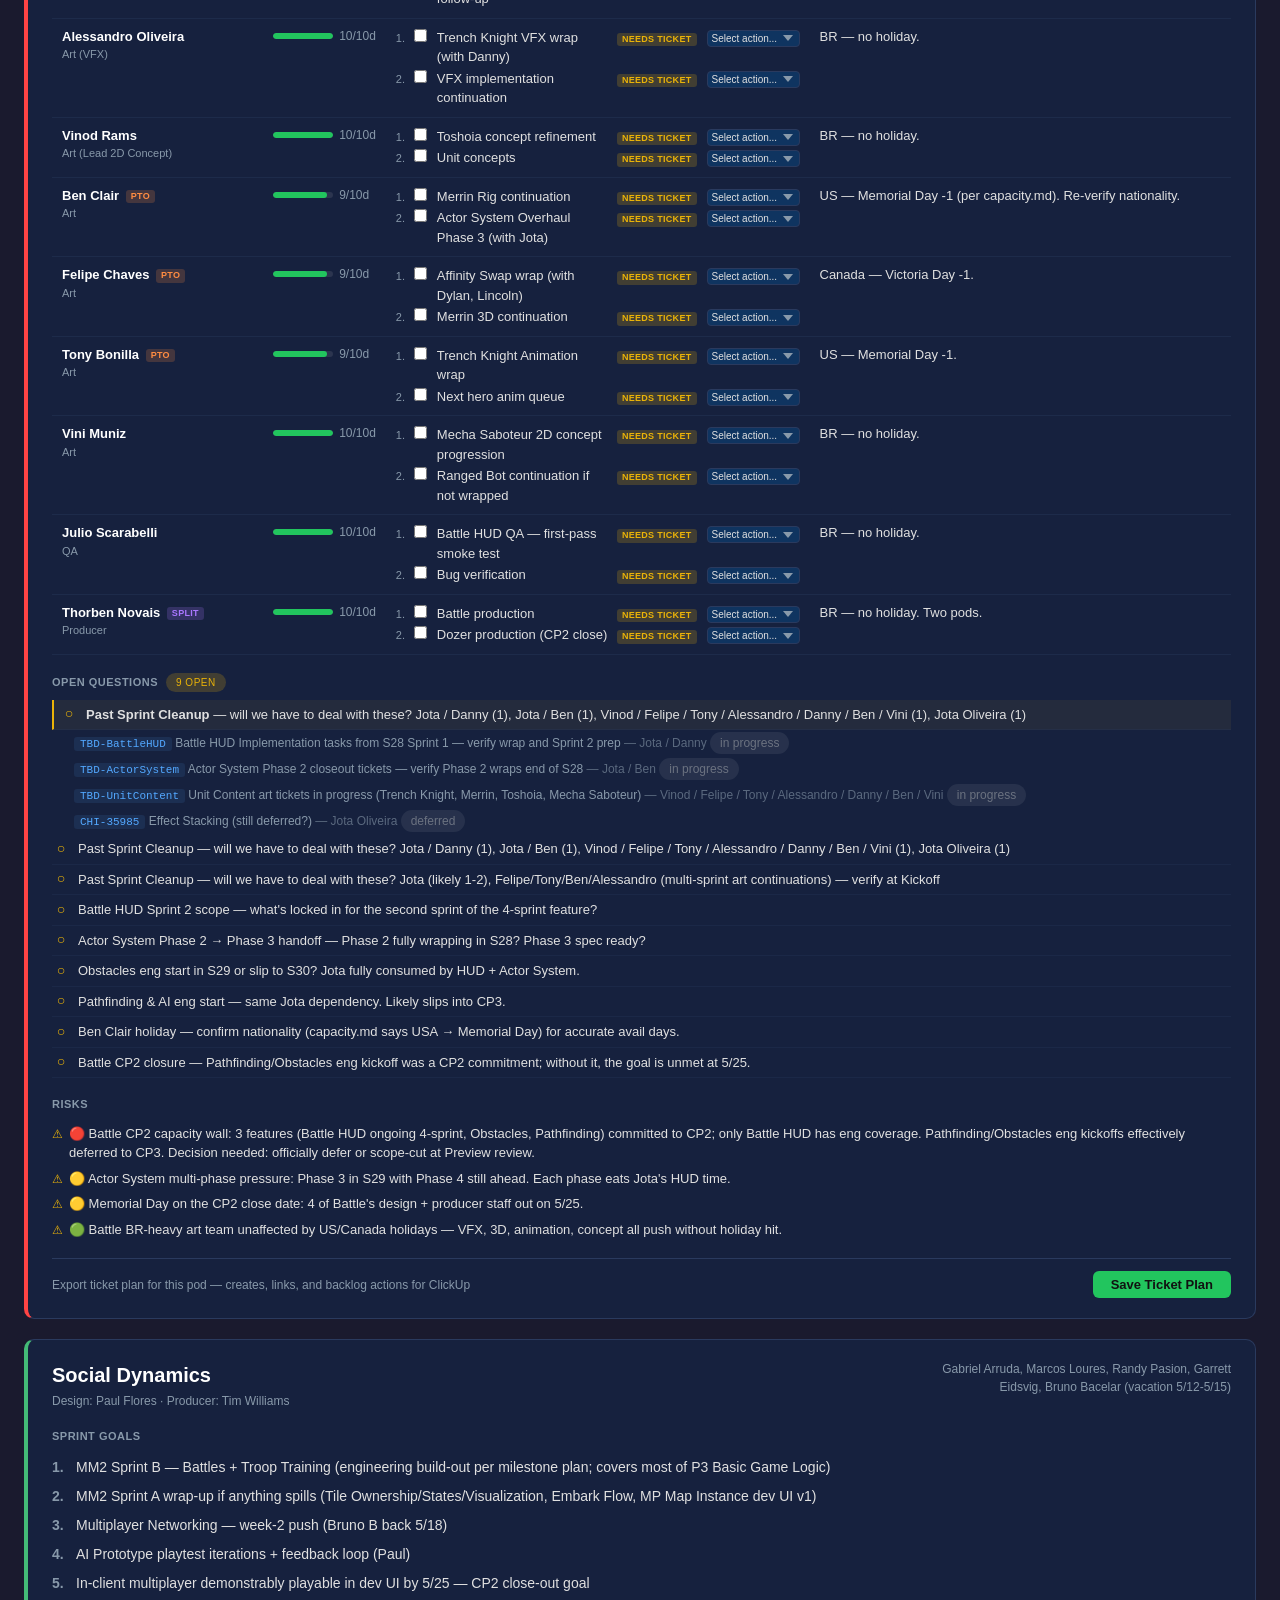
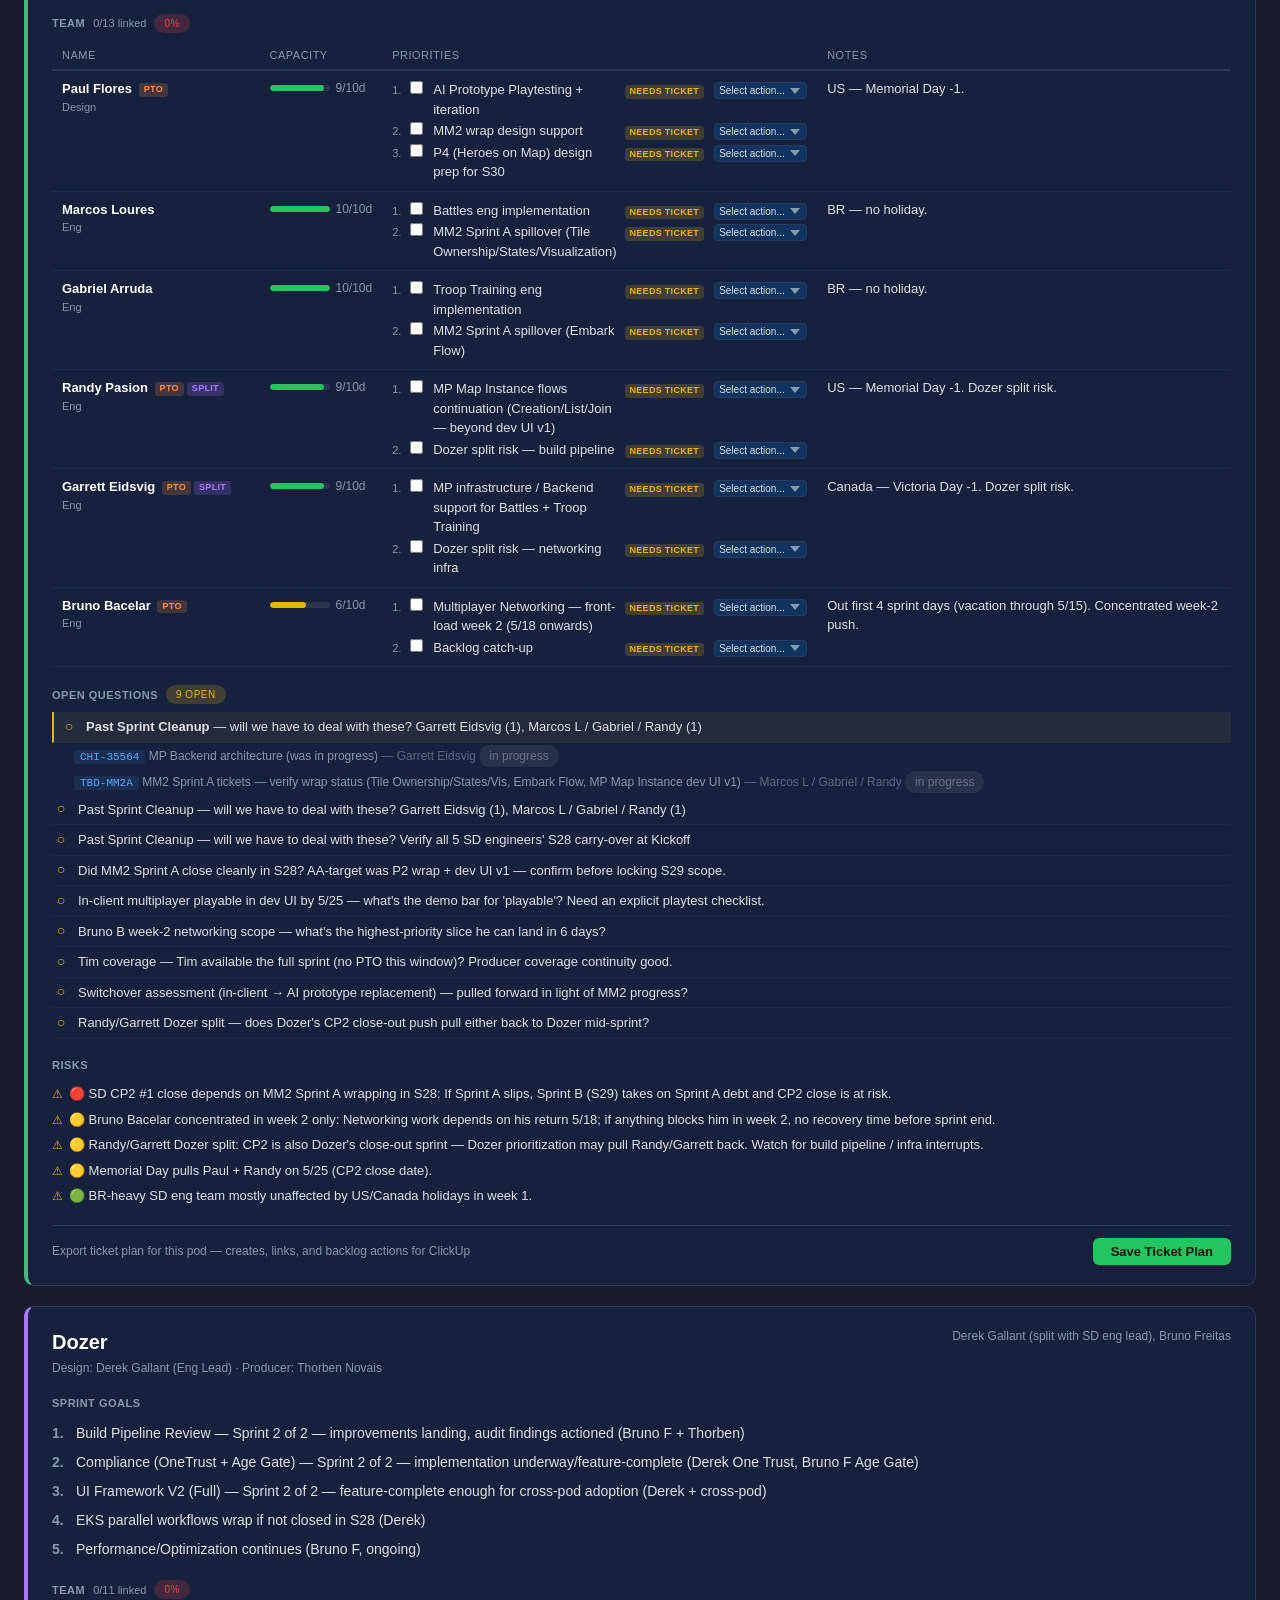
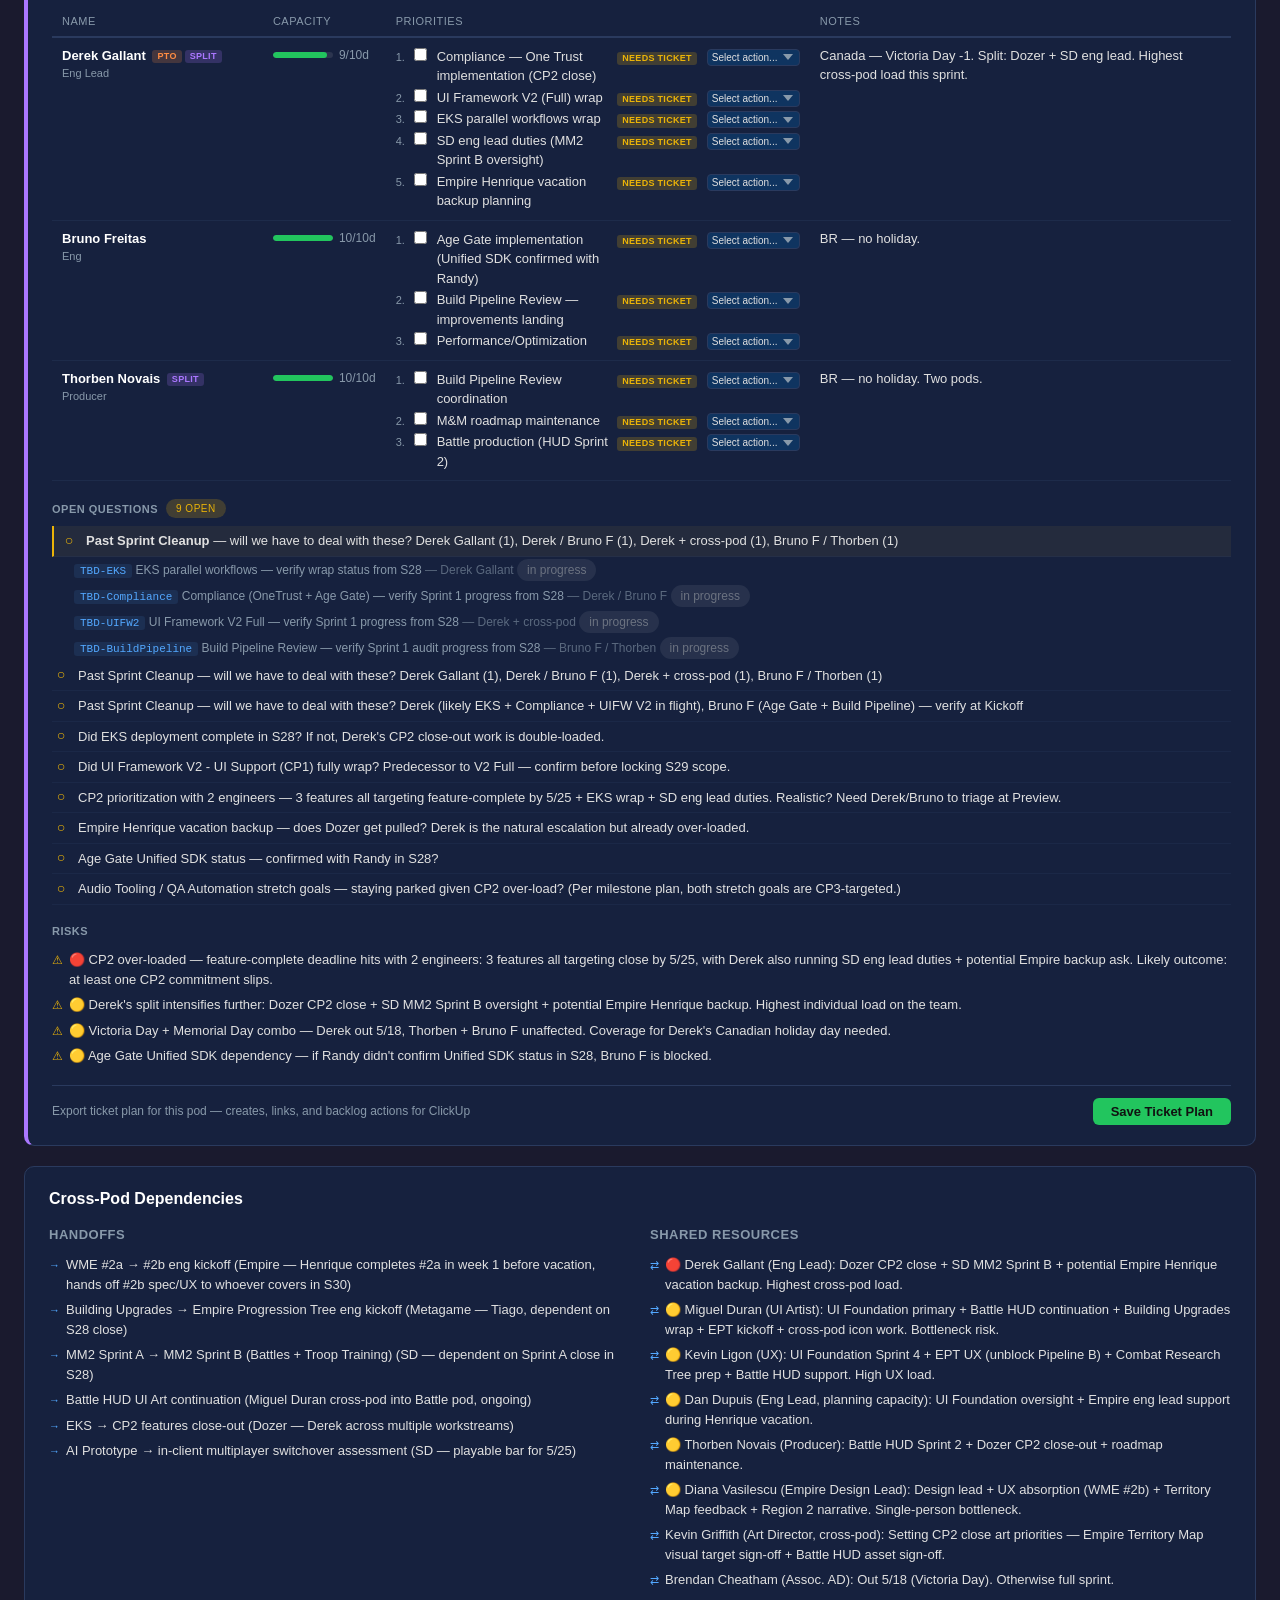
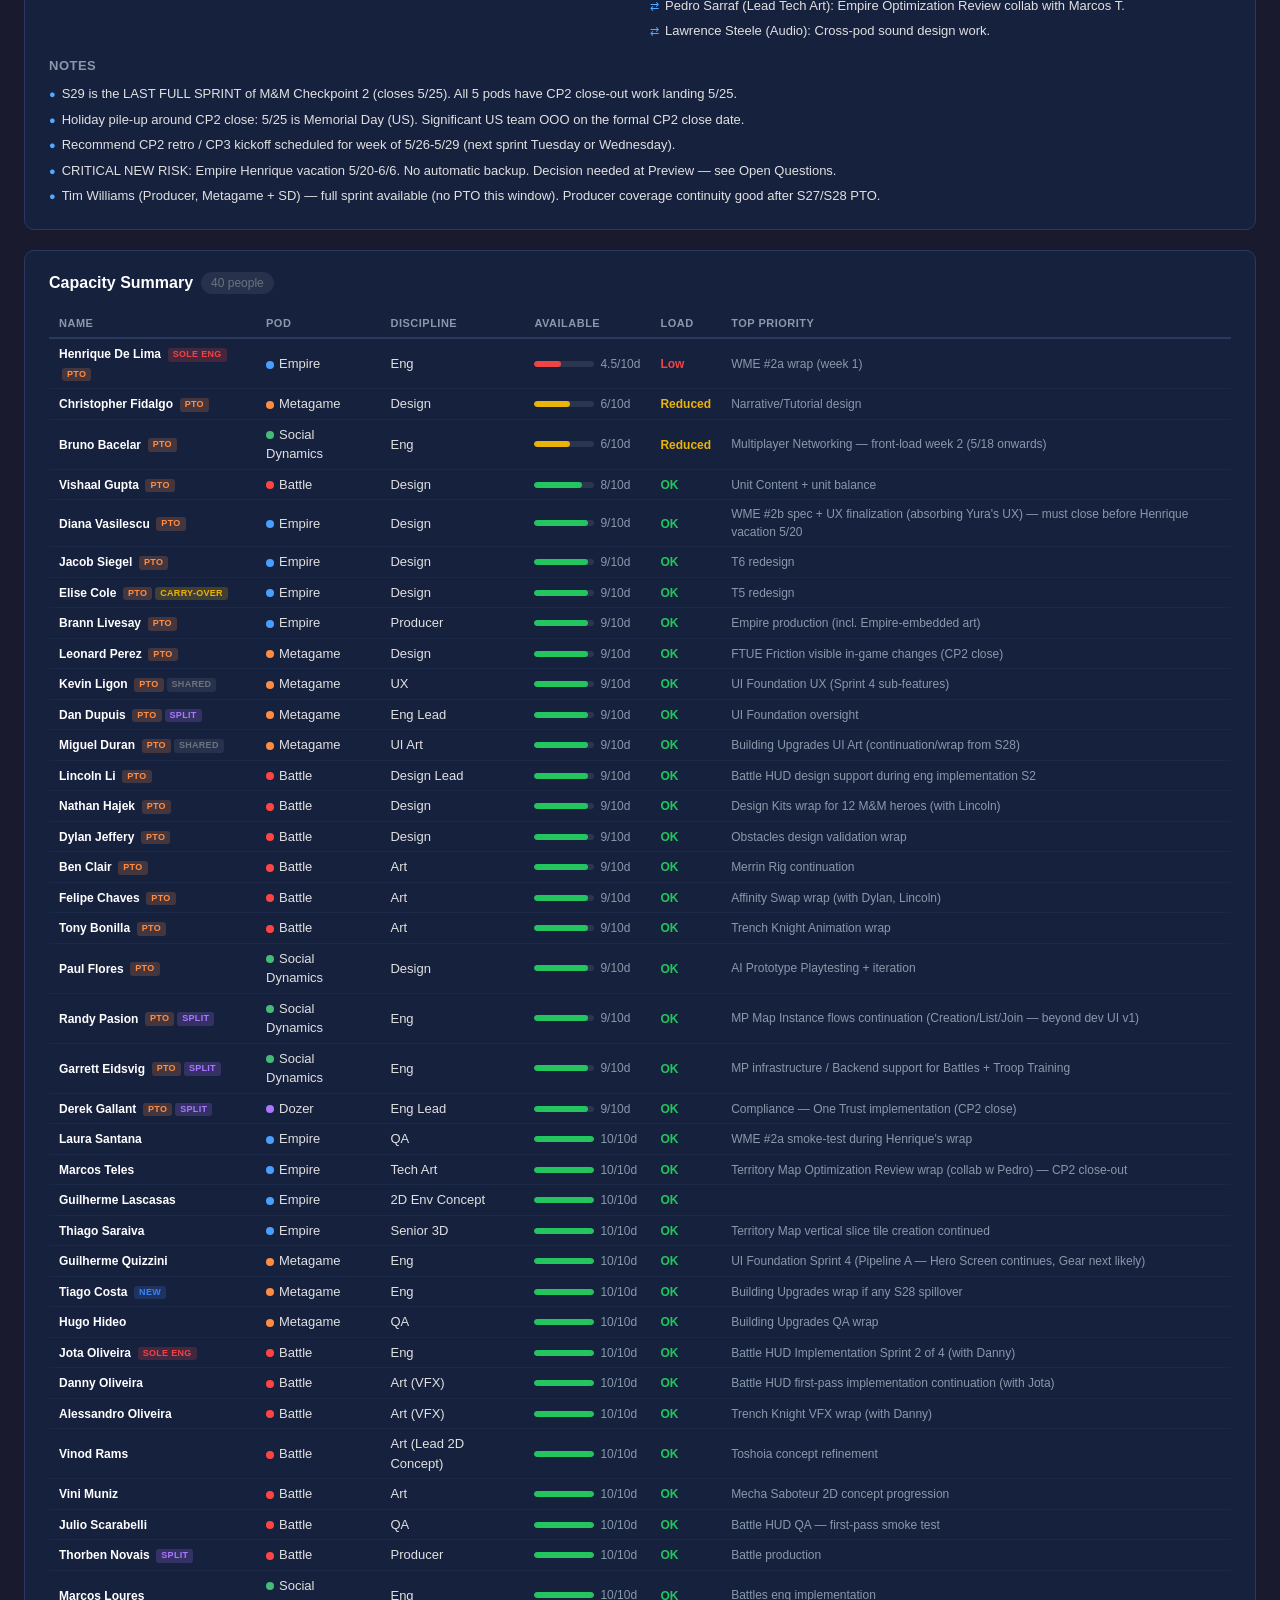
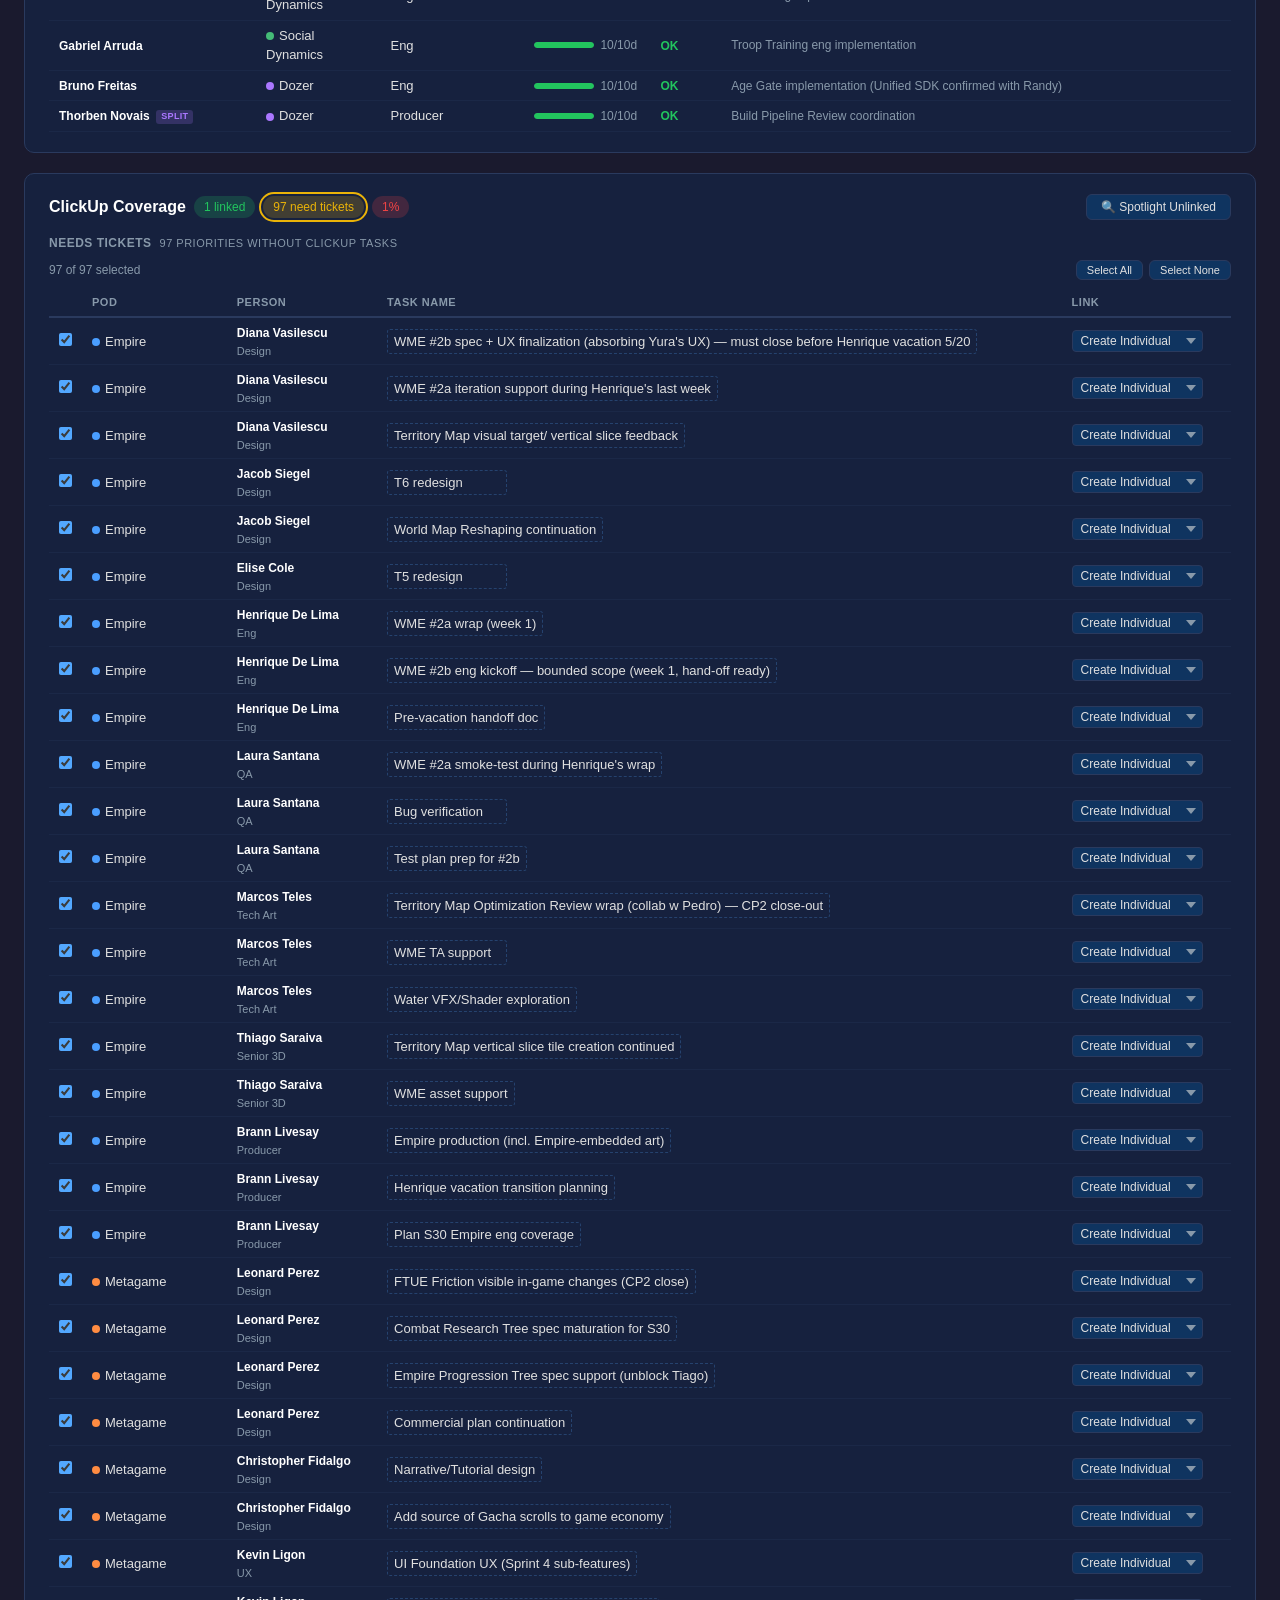
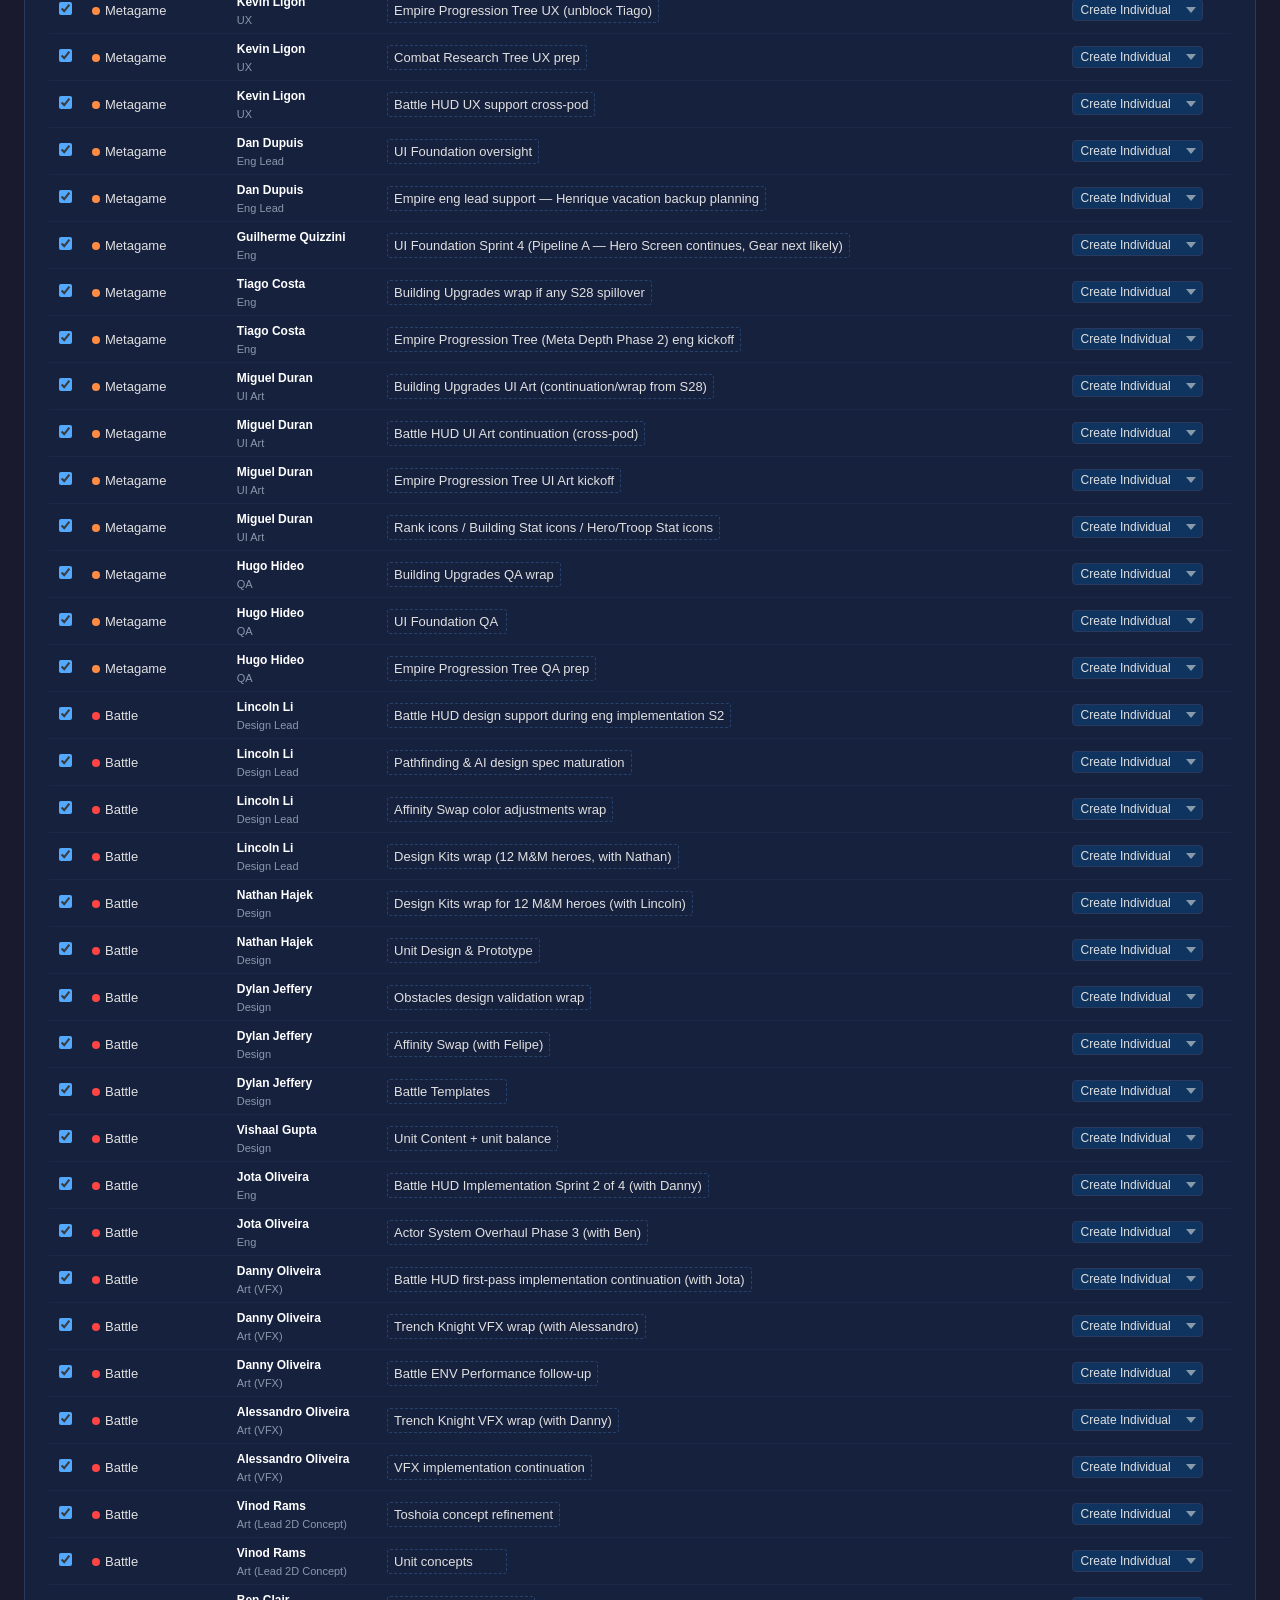
<file: generated/dashboard/sprint.html>
<!DOCTYPE html>
<html lang="en">
<head>
  <meta charset="UTF-8">
  <meta name="viewport" content="width=device-width, initial-scale=1.0">
  <title>Sprint Plan</title>
  <style>
    :root {
      --bg: #1a1a2e;
      --bg-panel: #16213e;
      --bg-card: #0f3460;
      --bg-row-alt: #1a2744;
      --text: #e0e0e0;
      --text-dim: #8899aa;
      --text-bright: #ffffff;
      --border: #2a3a5e;
      --accent: #53a8ff;

      --pod-empire: #4A9EFF;
      --pod-metagame: #FF8C42;
      --pod-battle: #FF4444;
      --pod-social: #44BB77;
      --pod-dozer: #AA77FF;
      --pod-art: #FFD700;

      --status-green: #22c55e;
      --status-yellow: #eab308;
      --status-red: #ef4444;
      --status-blue: #3b82f6;
      --status-gray: #6b7280;
    }

    * { margin: 0; padding: 0; box-sizing: border-box; }

    body {
      font-family: -apple-system, BlinkMacSystemFont, 'Segoe UI', Roboto, sans-serif;
      background: var(--bg);
      color: var(--text);
      line-height: 1.5;
      padding: 24px;
      max-width: 1400px;
      margin: 0 auto;
    }

    code, .mono { font-family: 'Cascadia Code', 'Fira Code', Consolas, monospace; }

    /* ── Header ── */
    .header {
      display: flex;
      justify-content: space-between;
      align-items: flex-start;
      margin-bottom: 24px;
      padding-bottom: 16px;
      border-bottom: 2px solid var(--border);
    }
    .header-left h1 { font-size: 26px; color: var(--text-bright); margin-bottom: 2px; }
    .header-left .subtitle { color: var(--text-dim); font-size: 13px; }
    .last-updated {
      display: inline-block;
      background: rgba(83, 168, 255, 0.12);
      border: 1px solid rgba(83, 168, 255, 0.35);
      color: var(--accent);
      padding: 3px 10px;
      border-radius: 12px;
      font-size: 12px;
      font-weight: 600;
      margin-top: 8px;
      letter-spacing: 0.2px;
    }
    .header-right { text-align: right; display: flex; flex-direction: column; align-items: flex-end; gap: 6px; }
    .milestone-name { font-size: 18px; color: var(--accent); font-weight: 600; }
    .milestone-bar-wrap { display: flex; align-items: center; gap: 8px; }
    .milestone-bar { width: 120px; height: 6px; background: rgba(107,114,128,0.3); border-radius: 3px; overflow: hidden; }
    .milestone-bar-fill { height: 100%; background: var(--accent); border-radius: 3px; transition: width 0.3s; }
    .milestone-meta { font-size: 12px; color: var(--text-dim); }
    .header-actions { display: flex; gap: 8px; align-items: center; margin-top: 4px; }

    .pill {
      display: inline-block;
      padding: 2px 10px;
      border-radius: 12px;
      font-size: 12px;
      font-weight: 500;
    }
    .pill-green { background: rgba(34,197,94,0.2); color: var(--status-green); }
    .pill-yellow { background: rgba(234,179,8,0.2); color: var(--status-yellow); }
    .pill-red { background: rgba(239,68,68,0.2); color: var(--status-red); }
    .pill-blue { background: rgba(59,130,246,0.2); color: var(--status-blue); }
    .pill-gray { background: rgba(107,114,128,0.2); color: var(--status-gray); }

    .edit-btn {
      background: var(--bg-card);
      border: 1px solid var(--border);
      color: var(--text);
      padding: 5px 14px;
      border-radius: 6px;
      font-size: 13px;
      cursor: pointer;
      transition: all 0.15s;
    }
    .edit-btn:hover { border-color: var(--accent); color: var(--accent); }
    .edit-btn.active { background: var(--accent); color: #111; border-color: var(--accent); }

    .stale-warning {
      background: rgba(234,179,8,0.15);
      border: 1px solid var(--status-yellow);
      color: var(--status-yellow);
      padding: 6px 14px;
      border-radius: 6px;
      font-size: 13px;
      margin-top: 6px;
    }

    /* ── Panels ── */
    .panel {
      background: var(--bg-panel);
      border: 1px solid var(--border);
      border-radius: 10px;
      padding: 20px 24px;
      margin-bottom: 20px;
    }
    .panel-title {
      font-size: 16px;
      font-weight: 600;
      color: var(--text-bright);
      margin-bottom: 14px;
      display: flex;
      align-items: center;
      gap: 8px;
      flex-wrap: wrap;
    }

    /* ── Pod Section ── */
    .pod-section {
      background: var(--bg-panel);
      border: 1px solid var(--border);
      border-left: 4px solid var(--border);
      border-radius: 10px;
      padding: 20px 24px;
      margin-bottom: 20px;
    }
    .pod-header { display: flex; justify-content: space-between; align-items: flex-start; margin-bottom: 16px; }
    .pod-name { font-size: 20px; font-weight: 700; color: var(--text-bright); }
    .pod-meta { font-size: 12px; color: var(--text-dim); margin-top: 2px; }
    .pod-eng-summary { font-size: 12px; color: var(--text-dim); text-align: right; max-width: 300px; }

    .section-label {
      font-size: 11px;
      color: var(--text-dim);
      text-transform: uppercase;
      letter-spacing: 0.5px;
      font-weight: 600;
      margin-bottom: 8px;
      margin-top: 18px;
      display: flex;
      align-items: center;
      gap: 8px;
    }
    .section-label:first-of-type { margin-top: 0; }

    /* ── Goals ── */
    .goals-list { list-style: none; counter-reset: goal; }
    .goals-list li {
      counter-increment: goal;
      padding: 4px 0;
      font-size: 14px;
      display: flex;
      align-items: baseline;
      gap: 6px;
    }
    .goals-list li::before {
      content: counter(goal) ".";
      color: var(--text-dim);
      font-weight: 600;
      min-width: 18px;
      flex-shrink: 0;
    }
    .goal-text { flex: 1; }
    .shq-badge {
      display: inline-block;
      padding: 0 6px;
      border-radius: 3px;
      font-size: 10px;
      font-weight: 600;
      background: rgba(83,168,255,0.15);
      color: var(--accent);
      margin-left: 4px;
      flex-shrink: 0;
    }

    /* ── People Table ── */
    .people-table { width: 100%; border-collapse: collapse; font-size: 13px; }
    .people-table th {
      text-align: left;
      padding: 6px 10px;
      border-bottom: 2px solid var(--border);
      color: var(--text-dim);
      font-weight: 500;
      font-size: 11px;
      text-transform: uppercase;
      letter-spacing: 0.5px;
    }
    .people-table td {
      padding: 8px 10px;
      border-bottom: 1px solid rgba(42,58,94,0.4);
      vertical-align: top;
    }
    .people-table tr:hover td { background: rgba(83,168,255,0.04); }
    .people-table .col-name { width: 18%; }
    .people-table .col-cap { width: 10%; }
    .people-table .col-pri { width: 36%; }
    .people-table .col-notes { width: 36%; }

    .person-name { font-weight: 600; color: var(--text-bright); font-size: 13px; }
    .person-disc { font-size: 11px; color: var(--text-dim); }

    /* ── Flags ── */
    .flag {
      display: inline-block;
      padding: 0 5px;
      border-radius: 3px;
      font-size: 9px;
      font-weight: 700;
      letter-spacing: 0.3px;
      margin-left: 3px;
      vertical-align: middle;
    }
    .flag-sole-eng { background: rgba(239,68,68,0.2); color: var(--status-red); }
    .flag-carry-over { background: rgba(234,179,8,0.2); color: var(--status-yellow); }
    .flag-pto { background: rgba(255,140,66,0.2); color: #FF8C42; }
    .flag-new-hire { background: rgba(59,130,246,0.2); color: var(--status-blue); }
    .flag-split { background: rgba(170,119,255,0.2); color: #AA77FF; }
    .flag-shared { background: rgba(107,114,128,0.2); color: var(--status-gray); }

    /* ── Ticket Status ── */
    .ticket-status {
      display: inline-block;
      padding: 0 5px;
      border-radius: 3px;
      font-size: 9px;
      font-weight: 700;
      letter-spacing: 0.3px;
      margin-left: 4px;
      vertical-align: middle;
      flex-shrink: 0;
      white-space: nowrap;
    }
    .ticket-linked { background: rgba(34,197,94,0.15); color: var(--status-green); }
    .ticket-missing { background: rgba(234,179,8,0.2); color: var(--status-yellow); }
    .ticket-coverage-text { font-size: 11px; color: var(--text-dim); font-weight: 400; text-transform: none; letter-spacing: 0; }
    body.spotlight-unlinked .pri-linked { opacity: 0.3; }
    body.spotlight-unlinked .pri-unlinked { background: rgba(234,179,8,0.06); border-radius: 3px; margin: 1px -4px; padding: 1px 4px; }

    /* ── Ticket Plan Interactive ── */
    .task-type-select {
      background: var(--bg-card);
      border: 1px solid var(--border);
      color: var(--text);
      padding: 3px 8px;
      border-radius: 4px;
      font-size: 12px;
      font-family: inherit;
      cursor: pointer;
      appearance: none;
      -webkit-appearance: none;
      padding-right: 22px;
      background-image: url("data:image/svg+xml,%3Csvg xmlns='http://www.w3.org/2000/svg' width='10' height='6'%3E%3Cpath d='M0 0l5 6 5-6z' fill='%238899aa'/%3E%3C/svg%3E");
      background-repeat: no-repeat;
      background-position: right 6px center;
    }
    .task-type-select:hover { border-color: var(--accent); }
    .task-parent-input {
      background: var(--bg-card);
      border: 1px solid var(--border);
      color: var(--accent);
      padding: 3px 8px;
      border-radius: 4px;
      font-size: 12px;
      font-family: 'Cascadia Code', 'Fira Code', Consolas, monospace;
      width: 140px;
      margin-top: 4px;
    }
    .task-parent-input:focus { outline: none; border-color: var(--accent); }
    .task-parent-input::placeholder { color: var(--text-dim); opacity: 0.5; }
    .task-parent-select {
      background: var(--bg-card);
      border: 1px solid var(--border);
      color: var(--text);
      padding: 3px 8px;
      border-radius: 4px;
      font-size: 11px;
      font-family: inherit;
      max-width: 320px;
      width: 100%;
      margin-top: 3px;
      cursor: pointer;
      appearance: none;
      -webkit-appearance: none;
      padding-right: 22px;
      background-image: url("data:image/svg+xml,%3Csvg xmlns='http://www.w3.org/2000/svg' width='10' height='6'%3E%3Cpath d='M0 0l5 6 5-6z' fill='%238899aa'/%3E%3C/svg%3E");
      background-repeat: no-repeat;
      background-position: right 6px center;
    }
    .task-parent-select:focus { outline: none; border-color: var(--accent); }
    .task-name-editable {
      min-width: 120px;
      display: inline-block;
      padding: 2px 6px;
      border-radius: 3px;
      border: 1px dashed rgba(83,168,255,0.25);
    }
    .task-name-editable:focus { outline: none; border-color: var(--accent); background: rgba(83,168,255,0.06); }
    .task-row-excluded td { opacity: 0.35; }
    .task-row-excluded td:first-child { opacity: 1; }
    .ticket-plan-actions {
      margin-top: 14px;
      padding-top: 14px;
      border-top: 1px solid var(--border);
      display: flex;
      align-items: center;
      justify-content: space-between;
    }
    .coverage-toggle {
      cursor: pointer;
      user-select: none;
      transition: all 0.15s;
    }
    .coverage-toggle:hover { filter: brightness(1.3); }
    .coverage-toggle.active { outline: 2px solid currentColor; outline-offset: 2px; }
    .coverage-section { margin-top: 14px; }
    .coverage-section-header {
      font-size: 12px;
      font-weight: 600;
      color: var(--text-dim);
      text-transform: uppercase;
      letter-spacing: 0.5px;
      margin-bottom: 8px;
      display: flex;
      align-items: center;
      gap: 8px;
    }
    .backlog-btn {
      background: transparent;
      border: 1px solid var(--border);
      color: var(--text-dim);
      padding: 2px 8px;
      border-radius: 4px;
      font-size: 11px;
      cursor: pointer;
      transition: all 0.15s;
      white-space: nowrap;
    }
    .backlog-btn:hover { border-color: var(--status-yellow); color: var(--status-yellow); }
    .backlog-btn.flagged { background: rgba(234,179,8,0.15); border-color: var(--status-yellow); color: var(--status-yellow); }
    .linked-row-backlog td { opacity: 0.5; }
    .linked-row-backlog td:last-child { opacity: 1; }

    /* ── Capacity Bar ── */
    .cap-wrap { display: flex; align-items: center; gap: 6px; }
    .cap-bar { width: 60px; height: 6px; background: rgba(107,114,128,0.25); border-radius: 3px; overflow: hidden; flex-shrink: 0; }
    .cap-bar-fill { height: 100%; border-radius: 3px; }
    .cap-text { font-size: 12px; color: var(--text-dim); white-space: nowrap; }

    /* ── Priorities ── */
    .priorities-list { list-style: none; counter-reset: pri; margin: 0; }
    .priorities-list li {
      counter-increment: pri;
      padding: 1px 0;
      display: flex;
      align-items: baseline;
      gap: 4px;
    }
    .priorities-list li::before {
      content: counter(pri) ".";
      color: var(--text-dim);
      font-size: 11px;
      min-width: 14px;
      flex-shrink: 0;
    }
    .priority-text { flex: 1; }

    /* ── Carry-Over ── */
    .carry-item {
      display: flex;
      align-items: center;
      gap: 8px;
      padding: 4px 0;
      font-size: 13px;
    }
    .carry-id {
      font-family: 'Cascadia Code', 'Fira Code', Consolas, monospace;
      font-size: 11px;
      color: var(--accent);
      background: rgba(83,168,255,0.1);
      padding: 1px 6px;
      border-radius: 3px;
    }
    .carry-status { font-size: 11px; }
    .carry-confirmed { font-size: 10px; color: var(--status-green); }

    /* ── Open Questions ── */
    .oq-item {
      display: flex;
      align-items: flex-start;
      gap: 8px;
      padding: 5px 0;
      font-size: 13px;
      border-bottom: 1px solid rgba(42,58,94,0.3);
    }
    .oq-item:last-child { border-bottom: none; }
    .oq-icon {
      width: 18px;
      height: 18px;
      display: flex;
      align-items: center;
      justify-content: center;
      font-size: 14px;
      flex-shrink: 0;
      border-radius: 3px;
    }
    .oq-item.resolved .oq-icon { color: var(--status-green); }
    .oq-item:not(.resolved) .oq-icon { color: var(--status-yellow); }
    .oq-item.resolved .oq-text { color: var(--text-dim); }
    .oq-arrow { color: var(--text-dim); flex-shrink: 0; }
    .oq-answer { color: var(--text-dim); font-size: 12px; }
    .oq-answer-input {
      display: none;
      font-size: 12px;
      color: var(--text);
      min-height: 16px;
      flex: 1;
    }

    /* ── Risks ── */
    .risk-item {
      padding: 3px 0;
      font-size: 13px;
      display: flex;
      align-items: baseline;
      gap: 6px;
    }
    .risk-icon { color: var(--status-yellow); flex-shrink: 0; font-size: 12px; }

    /* ── Summary Panel ── */
    .summary-grid { display: grid; grid-template-columns: 1fr 1fr; gap: 20px; }
    @media (max-width: 800px) { .summary-grid { grid-template-columns: 1fr; } }
    .summary-col h3 { font-size: 13px; color: var(--text-dim); text-transform: uppercase; letter-spacing: 0.5px; margin-bottom: 8px; }

    /* ── Overview Panel (checkpoint-lens) ── */
    .overview-h3 {
      font-size: 11px; color: var(--text-dim); text-transform: uppercase; letter-spacing: 0.6px;
      margin: 0 0 10px 0; padding-bottom: 6px; border-bottom: 1px solid var(--border);
    }
    .cp-section { margin-bottom: 18px; }
    .cp-grid {
      display: grid;
      grid-template-columns: repeat(auto-fit, minmax(220px, 1fr));
      gap: 10px;
    }
    .cp-card {
      background: rgba(83, 168, 255, 0.05);
      border: 1px solid var(--border);
      border-radius: 6px;
      padding: 10px 12px;
      display: flex;
      flex-direction: column;
      gap: 6px;
    }
    .cp-card-text { font-size: 13px; line-height: 1.4; color: var(--text); }

    .overview-twocol {
      display: grid;
      grid-template-columns: 1fr 1fr;
      gap: 24px;
    }
    @media (max-width: 800px) { .overview-twocol { grid-template-columns: 1fr; } }
    .overview-col { min-width: 0; }
    .overview-item {
      padding: 6px 0;
      font-size: 13px;
      line-height: 1.4;
      display: grid;
      grid-template-columns: auto 1fr auto;
      align-items: baseline;
      gap: 8px;
      border-bottom: 1px solid rgba(42,58,94,0.2);
    }
    .overview-item:last-child { border-bottom: none; }
    .overview-text { color: var(--text); }
    .overview-tags { display: inline-flex; gap: 4px; flex-wrap: wrap; justify-content: flex-end; }
    .overview-empty {
      font-size: 12px; color: var(--text-dim); font-style: italic; padding: 8px 0;
    }
    .pod-tag {
      display: inline-block;
      padding: 1px 6px;
      border-radius: 3px;
      font-size: 10px;
      font-weight: 600;
      text-transform: uppercase;
      letter-spacing: 0.4px;
      white-space: nowrap;
    }
    .carry-rollup-q {
      background: rgba(255, 196, 63, 0.06);
      border-left: 2px solid var(--status-yellow);
      padding-left: 6px;
    }

    /* ── Checkpoint Coverage ── */
    .cpcov-table { width: 100%; border-collapse: collapse; font-size: 13px; }
    .cpcov-table th {
      text-align: left; padding: 6px 10px;
      border-bottom: 2px solid var(--border);
      color: var(--text-dim); font-size: 11px; text-transform: uppercase; letter-spacing: 0.5px;
    }
    .cpcov-table td { padding: 6px 10px; border-bottom: 1px solid rgba(42,58,94,0.3); vertical-align: top; }
    .cpcov-table tr:hover td { background: rgba(83,168,255,0.04); }
    .cpcov-pod {
      display: inline-block;
      padding: 2px 8px;
      border-radius: 4px;
      font-size: 11px;
      font-weight: 600;
      white-space: nowrap;
    }
    .cpcov-status {
      display: inline-block;
      padding: 2px 8px;
      border-radius: 4px;
      font-size: 11px;
      font-weight: 600;
      white-space: nowrap;
    }
    .cpcov-status-on_track { background: rgba(34,197,94,0.15); color: #22c55e; }
    .cpcov-status-light    { background: rgba(234,179,8,0.15); color: #eab308; }
    .cpcov-status-none     { background: rgba(239,68,68,0.18); color: #ef4444; }
    .cpcov-summary {
      margin-top: 12px;
      padding: 10px 12px;
      background: rgba(83,168,255,0.06);
      border-left: 3px solid var(--accent);
      border-radius: 3px;
      font-size: 13px;
    }
    .cpcov-summary strong { color: var(--text); }

    /* ── Cross-Pod ── */
    .crossp-item { padding: 3px 0; font-size: 13px; display: flex; align-items: baseline; gap: 6px; }
    .crossp-icon { color: var(--accent); flex-shrink: 0; font-size: 11px; }

    /* ── Capacity Summary ── */
    .cap-summary-table { width: 100%; border-collapse: collapse; font-size: 13px; }
    .cap-summary-table th {
      text-align: left; padding: 6px 10px;
      border-bottom: 2px solid var(--border);
      color: var(--text-dim); font-size: 11px; text-transform: uppercase; letter-spacing: 0.5px;
    }
    .cap-summary-table td { padding: 5px 10px; border-bottom: 1px solid rgba(42,58,94,0.3); }
    .cap-summary-table tr:hover td { background: rgba(83,168,255,0.04); }

    /* ── Edit Mode ── */
    .edit-mode .editable {
      outline: 1px dashed rgba(83,168,255,0.4);
      border-radius: 2px;
      padding: 1px 3px;
      margin: -1px -3px;
      min-height: 1em;
    }
    .edit-mode .editable:focus {
      outline: 2px solid var(--accent);
      background: rgba(83,168,255,0.08);
    }
    .edit-mode .oq-icon { cursor: pointer; }
    .edit-mode .oq-icon:hover { background: rgba(83,168,255,0.15); }
    .edit-mode .oq-answer-input { display: block; }
    .edit-mode .oq-answer-display { display: none; }
    .add-btn {
      display: none;
      font-size: 12px;
      color: var(--accent);
      cursor: pointer;
      padding: 3px 0;
      opacity: 0.7;
    }
    .add-btn:hover { opacity: 1; }
    .edit-mode .add-btn { display: inline-block; }
    .remove-btn {
      display: none;
      font-size: 11px;
      color: var(--status-red);
      cursor: pointer;
      opacity: 0.5;
      margin-left: 4px;
    }
    .remove-btn:hover { opacity: 1; }
    .edit-mode .remove-btn { display: inline; }

    /* ── Edit Toolbar ── */
    .edit-toolbar {
      position: fixed;
      bottom: 0;
      left: 0;
      right: 0;
      background: var(--bg-card);
      border-top: 2px solid var(--accent);
      padding: 10px 24px;
      display: none;
      align-items: center;
      justify-content: space-between;
      z-index: 1000;
      box-shadow: 0 -4px 20px rgba(0,0,0,0.4);
    }
    .edit-toolbar.visible { display: flex; }
    .edit-toolbar .toolbar-left { display: flex; align-items: center; gap: 12px; }
    .edit-toolbar .toolbar-right { display: flex; align-items: center; gap: 10px; }
    .toolbar-label { font-size: 13px; font-weight: 600; color: var(--accent); }
    .change-indicator { font-size: 12px; color: var(--text-dim); }
    .save-btn {
      background: var(--status-green);
      color: #111;
      border: none;
      padding: 6px 18px;
      border-radius: 6px;
      font-size: 13px;
      font-weight: 600;
      cursor: pointer;
    }
    .save-btn:hover { filter: brightness(1.1); }
    .reset-btn {
      background: transparent;
      border: 1px solid var(--border);
      color: var(--text-dim);
      padding: 6px 14px;
      border-radius: 6px;
      font-size: 13px;
      cursor: pointer;
    }
    .reset-btn:hover { border-color: var(--status-red); color: var(--status-red); }

    .no-data-message {
      text-align: center;
      color: var(--text-dim);
      padding: 48px;
      font-size: 16px;
    }

    /* ── Sprint Switcher ── */
    .sprint-switcher {
      display: flex;
      align-items: center;
      gap: 8px;
    }
    .sprint-switcher label {
      font-size: 12px;
      color: var(--text-dim);
      text-transform: uppercase;
      letter-spacing: 0.5px;
    }
    .sprint-select {
      background: var(--bg-card);
      border: 1px solid var(--border);
      color: var(--text);
      padding: 4px 10px;
      border-radius: 6px;
      font-size: 13px;
      font-family: inherit;
      cursor: pointer;
      appearance: none;
      -webkit-appearance: none;
      padding-right: 26px;
      background-image: url("data:image/svg+xml,%3Csvg xmlns='http://www.w3.org/2000/svg' width='10' height='6'%3E%3Cpath d='M0 0l5 6 5-6z' fill='%238899aa'/%3E%3C/svg%3E");
      background-repeat: no-repeat;
      background-position: right 8px center;
    }
    .sprint-select:hover { border-color: var(--accent); }
    .sprint-select:focus { outline: none; border-color: var(--accent); }
    .sprint-mode-badge { margin-left: 2px; }

    /* ── Nav Bar ── */
    .top-nav {
      display: flex;
      align-items: center;
      justify-content: space-between;
      padding: 8px 0;
      margin-bottom: 16px;
      border-bottom: 1px solid var(--border);
    }
    .nav-brand {
      font-size: 13px;
      font-weight: 700;
      color: var(--text-dim);
      text-transform: uppercase;
      letter-spacing: 1px;
    }
    .nav-links { display: flex; gap: 4px; }
    .nav-link {
      color: var(--text-dim);
      text-decoration: none;
      font-size: 13px;
      padding: 4px 12px;
      border-radius: 6px;
      transition: all 0.15s;
    }
    .nav-link:hover { color: var(--text-bright); background: rgba(83,168,255,0.1); }
    .nav-link.active { color: var(--accent); background: rgba(83,168,255,0.15); font-weight: 600; }
    .nav-repo { font-size: 12px; }

    /* ── Footer ── */
    .footer {
      text-align: center;
      color: var(--text-dim);
      font-size: 12px;
      padding: 16px 0 40px 0;
    }

    /* ── Print ── */
    @media print {
      body { background: #fff; color: #111; padding: 12px; }
      .top-nav { display: none; }
      .panel, .pod-section { border-color: #ccc; }
      .edit-toolbar { display: none !important; }
      .edit-btn { display: none; }
      .add-btn, .remove-btn { display: none !important; }
      :root {
        --bg: #fff; --bg-panel: #f8f8f8; --bg-card: #f0f0f0;
        --text: #111; --text-dim: #555; --text-bright: #000; --border: #ccc;
      }
    }

    /* ── Embed mode (loaded inside the v2 portal via iframe with ?embed=1) ── */
    body.embed { padding: 0 !important; margin: 0 !important; max-width: none !important; background: transparent !important; }
    body.embed .top-nav { display: none !important; }
    body.embed .footer { display: none !important; }
    /* Granular embed flags — picon hides chunks it has natively replaced */
    body.embed.hide-header .header { display: none !important; }
    body.embed.hide-overview #sprint-overview-panel { display: none !important; }
  </style>
</head>
<body>

  <nav class="top-nav">
    <span class="nav-brand">Lotus Tools</span>
    <div class="nav-links">
      <a href="index.html" class="nav-link">Production Dashboard</a>
      <a href="sprint.html" class="nav-link active">Sprint Plan</a>
      <a href="roadmap.html" class="nav-link">Roadmap</a>
      <a href="validation.html" class="nav-link">Validation</a>
      <a href="files.html" class="nav-link">Files</a>
      <a href="../dashboard_v2/index.html" class="nav-link" target="_blank" rel="noopener" style="background:rgba(234,179,8,0.15);color:#eab308;" title="Productionomicon 2 — picon">picon ↗</a>
    </div>
    <a href="https://github.com/timwilliams-prod/proj-chimera-documentation-brain/tree/main" class="nav-link nav-repo" target="_blank" rel="noopener">GitHub &nearr;</a>
  </nav>

  <div id="app"></div>

  <div id="edit-toolbar" class="edit-toolbar">
    <div class="toolbar-left">
      <span class="toolbar-label">Edit Mode</span>
      <span id="change-indicator" class="change-indicator">No changes</span>
    </div>
    <div style="flex:1; text-align:center;">
      <span style="font-size:12px; color:var(--text-dim);">After saving: move <code>sprint_edits.json</code> to <code>generated/dashboard/</code> and ask Claude Code to apply the changes to the sprint plan.</span>
    </div>
    <div class="toolbar-right">
      <span style="font-size: 11px; color: var(--text-dim);">Ctrl+S to save &middot; Esc to exit</span>
      <button class="reset-btn" onclick="resetEdits()">Reset</button>
      <button class="save-btn" onclick="saveEdits()">Save Changes</button>
    </div>
  </div>

  <script src="sprint_manifest.js"></script>
  <!--
    Sprint data files are loaded via static script tags below.
    Each file sets const SPRINT_DATA, so we capture each into SPRINT_CACHE
    immediately after loading. The last one loaded wins for SPRINT_DATA,
    but we don't rely on that — loadSprint() pulls from the cache.
  -->
  <script>
    // Pre-init: cache to store each sprint's data after its script loads
    const SPRINT_CACHE = {};
  </script>
  <script>
    // Immediately write script tags for all manifest entries.
    // Each sprint file declares const SPRINT_DATA, so we wrap each load
    // with a capture script that copies it into SPRINT_CACHE.
    if (typeof SPRINT_MANIFEST !== 'undefined') {
      SPRINT_MANIFEST.forEach(entry => {
        document.write(`<script src="${entry.file}"><\/script>`);
        document.write(`<script>if(typeof SPRINT_DATA!=='undefined'){SPRINT_CACHE[${entry.number}]=SPRINT_DATA;}<\/script>`);
      });
    }
  </script>
  <script>
    // ─── Sprint Loader ───
    let activeSprint = null;

    // Re-declare SPRINT_DATA as let so loadSprint can reassign it
    // (the const from the last loaded file is now captured in SPRINT_CACHE)
    var SPRINT_DATA;

    function getSprintParam() {
      const params = new URLSearchParams(window.location.search);
      return params.get('sprint') ? parseInt(params.get('sprint')) : null;
    }

    function loadSprint(number) {
      if (!SPRINT_CACHE[number]) {
        document.getElementById('app').innerHTML =
          `<div class="no-data-message">Sprint ${number} not found.<br>Run <code>/sprint-plan</code> to generate it.</div>`;
        return;
      }

      SPRINT_DATA = SPRINT_CACHE[number];
      activeSprint = number;

      // Exit edit mode on sprint switch
      if (editMode) { toggleEditMode(); }
      hasChanges = false;
      render();

      // Update URL without reload
      try {
        const url = new URL(window.location);
        if (number === SPRINT_CURRENT) { url.searchParams.delete('sprint'); }
        else { url.searchParams.set('sprint', number); }
        history.replaceState(null, '', url);
      } catch(e) { /* file:// may not support URL constructor */ }
    }

    // ─── Constants ───
    const POD_COLORS = {
      'Empire': 'var(--pod-empire)', 'Metagame': 'var(--pod-metagame)',
      'Battle': 'var(--pod-battle)', 'Social Dynamics': 'var(--pod-social)',
      'Dozer': 'var(--pod-dozer)', 'Art': 'var(--pod-art)'
    };
    const POD_COLORS_HEX = {
      'Empire': '#4A9EFF', 'Metagame': '#FF8C42', 'Battle': '#FF4444',
      'Social Dynamics': '#44BB77', 'Dozer': '#AA77FF', 'Art': '#FFD700'
    };
    const FLAG_CONFIG = {
      'sole-eng':   { label: 'SOLE ENG',   cls: 'flag-sole-eng' },
      'carry-over': { label: 'CARRY-OVER', cls: 'flag-carry-over' },
      'pto':        { label: 'PTO',         cls: 'flag-pto' },
      'new-hire':   { label: 'NEW',         cls: 'flag-new-hire' },
      'split':      { label: 'SPLIT',       cls: 'flag-split' },
      'shared':     { label: 'SHARED',      cls: 'flag-shared' }
    };

    // ─── State ───
    let editMode = false;
    let hasChanges = false;

    // ─── Utilities ───
    function formatDate(s) {
      const d = new Date(s + 'T00:00:00');
      return d.toLocaleDateString('en-US', { month: 'short', day: 'numeric', year: 'numeric' });
    }
    function shortDate(s) {
      const d = new Date(s + 'T00:00:00');
      return d.toLocaleDateString('en-US', { month: 'short', day: 'numeric' });
    }
    function daysBetween(a, b) {
      return Math.round((new Date(b + 'T00:00:00') - new Date(a + 'T00:00:00')) / 86400000);
    }

    function flagBadges(flags) {
      return flags.map(f => {
        const c = FLAG_CONFIG[f];
        return c ? `<span class="flag ${c.cls}">${c.label}</span>` : '';
      }).join('');
    }

    function capacityBar(avail, total) {
      const pct = total > 0 ? (avail / total) * 100 : 0;
      let color = 'var(--status-green)';
      if (pct < 50) color = 'var(--status-red)';
      else if (pct < 80) color = 'var(--status-yellow)';
      return `
        <div class="cap-wrap">
          <div class="cap-bar"><div class="cap-bar-fill" style="width:${pct}%;background:${color}"></div></div>
          <span class="cap-text">${avail}/${total}d</span>
        </div>
      `;
    }

    function statusPill(status) {
      const map = {
        'in_progress': ['In Progress', 'pill-blue'], 'to_do': ['To Do', 'pill-gray'],
        'complete': ['Complete', 'pill-green'], 'blocked': ['Blocked', 'pill-red'],
      };
      const [label, cls] = map[status] || [status, 'pill-gray'];
      return `<span class="pill ${cls}">${label}</span>`;
    }

    function esc(str) {
      const div = document.createElement('div');
      div.textContent = str;
      return div.innerHTML;
    }

    function richText(str) {
      let html = esc(str);
      if (SPRINT_DATA && SPRINT_DATA.chi_urls) {
        html = html.replace(/CHI-\d+/g, match => {
          const url = SPRINT_DATA.chi_urls[match];
          return url
            ? `<a href="${url}" target="_blank" rel="noopener" style="color:var(--accent);text-decoration:none;font-family:'Cascadia Code','Fira Code',Consolas,monospace;font-size:0.92em">${match}</a>`
            : match;
        });
      }
      return html;
    }

    function hasTicket(str) {
      return /CHI-\d+/.test(str);
    }

    // ─── Render: Header ───
    function renderSprintSwitcher() {
      if (typeof SPRINT_MANIFEST === 'undefined' || SPRINT_MANIFEST.length <= 1) return '';
      const options = SPRINT_MANIFEST.slice().sort((a, b) => b.number - a.number).map(s => {
        const sel = s.number === activeSprint ? 'selected' : '';
        const current = s.number === SPRINT_CURRENT ? ' (current)' : '';
        return `<option value="${s.number}" ${sel}>S${s.number}: ${esc(s.name)}${current}</option>`;
      }).join('');
      return `
        <div class="sprint-switcher">
          <label>Sprint</label>
          <select class="sprint-select" onchange="loadSprint(parseInt(this.value))">${options}</select>
        </div>
      `;
    }

    function renderHeader() {
      const m = SPRINT_DATA.meta;
      const msPct = (m.milestone_sprint / m.milestone_sprint_total) * 100;

      let stale = '';
      const genDate = new Date(m.generated.includes('T') ? m.generated : m.generated + 'T00:00:00');
      const now = new Date();
      const age = Math.round((now - genDate) / 86400000);
      if (age >= 3) {
        stale = `<div class="stale-warning">Sprint data is ${age} days old. Run <code>/sprint-plan</code> to refresh.</div>`;
      }
      const genLabel = genDate.toLocaleString('en-US', { month: 'short', day: 'numeric', year: 'numeric', hour: '2-digit', minute: '2-digit' });

      const holidayList = m.holidays.length
        ? `<ul style="list-style:disc;margin:4px 0 0 18px;padding:0">${m.holidays.map(h => `<li style="font-size:13px;color:var(--text-dim);padding:1px 0">${richText(h)}</li>`).join('')}</ul>`
        : '';

      return `
        <div class="header">
          <div class="header-left">
            <h1>Sprint ${m.sprint_number}: ${m.sprint_name}</h1>
            <div class="subtitle">${shortDate(m.start_date)} &mdash; ${shortDate(m.end_date)} &middot; ${m.working_days} working days</div>
            ${holidayList}
            <div class="last-updated">Last Updated: ${genLabel}</div>
            ${stale}
          </div>
          <div class="header-right">
            <div class="milestone-name">${esc(m.milestone)}</div>
            <div class="milestone-bar-wrap">
              <div class="milestone-bar"><div class="milestone-bar-fill" style="width:${msPct}%"></div></div>
              <span class="milestone-meta">Sprint ${m.milestone_sprint} of ${m.milestone_sprint_total}</span>
            </div>
            <div class="header-actions">
              ${renderSprintSwitcher()}
              <span class="pill pill-${m.mode === 'Preview' ? 'yellow' : 'green'}">${m.mode}</span>
              <button id="edit-toggle" class="edit-btn" onclick="toggleEditMode()">&#9998; Edit</button>
            </div>
          </div>
        </div>
      `;
    }

    // ─── Render: Sprint Overview (checkpoint-lens) ───
    function renderSummary() {
      const s = SPRINT_DATA.summary || {};
      const m = SPRINT_DATA.meta || {};

      const podTag = (p) => {
        const color = POD_COLORS_HEX[p] || '#888';
        return `<span class="pod-tag" style="background:${color}1f;color:${color};border:1px solid ${color}55">${esc(p)}</span>`;
      };

      // ── Checkpoint Goals — horizontal full-width cards
      const cp = s.checkpoint;
      let checkpointHtml = '';
      if (cp && cp.goals && cp.goals.length) {
        const cards = cp.goals.map(g => {
          const text = typeof g === 'string' ? g : g.text;
          // Detect "Pod: rest" pattern and split visually
          const match = text.match(/^\*?\*?([A-Za-z &/]+)\*?\*?:\s*(.+)$/);
          if (match) {
            const pod = match[1].trim();
            const rest = match[2];
            return `<div class="cp-card">${podTag(pod)}<div class="cp-card-text">${richText(rest)}</div></div>`;
          }
          return `<div class="cp-card"><div class="cp-card-text">${richText(text)}</div></div>`;
        }).join('');
        checkpointHtml = `
          <div class="cp-section">
            <h3 class="overview-h3">${esc(cp.name || 'Checkpoint Goals')}</h3>
            <div class="cp-grid">${cards}</div>
          </div>`;
      }

      // ── Validation In Flight (left col)
      const validationItems = (s.validation_in_flight || []).map(v => {
        if (typeof v === 'string') return `<div class="overview-item"><span class="shq-badge">${esc(v)}</span></div>`;
        const pods = (v.pods || []).map(podTag).join(' ');
        return `
          <div class="overview-item">
            <span class="shq-badge">${esc(v.id)}</span>
            <span class="overview-text">${richText(v.label || '')}</span>
            <span class="overview-tags">${pods}</span>
          </div>`;
      }).join('');

      // ── Active Focus (right col)
      const focusItems = (s.active_focus || []).map(f => {
        const txt = typeof f === 'string' ? f : f.text;
        const shqs = (typeof f === 'object' && f.shqs ? f.shqs : []).map(x => `<span class="shq-badge">${esc(x)}</span>`).join('');
        const pods = (typeof f === 'object' && f.pods ? f.pods : []).map(podTag).join(' ');
        return `
          <div class="overview-item">
            <span class="overview-text">${richText(txt)}</span>
            <span class="overview-tags">${shqs} ${pods}</span>
          </div>`;
      }).join('');

      const twoCol = (validationItems || focusItems) ? `
        <div class="overview-twocol">
          <div class="overview-col">
            <h3 class="overview-h3">Validation In Flight</h3>
            ${validationItems || '<div class="overview-empty">No active SHQs listed.</div>'}
          </div>
          <div class="overview-col">
            <h3 class="overview-h3">Active Focus This Sprint</h3>
            ${focusItems || '<div class="overview-empty">No active focus items listed.</div>'}
          </div>
        </div>` : '';

      const empty = (!checkpointHtml && !twoCol)
        ? `<div class="overview-empty">No overview content yet — add <code>summary.checkpoint</code>, <code>summary.validation_in_flight</code>, or <code>summary.active_focus</code> to the sprint data file.</div>`
        : '';

      return `
        <div class="panel" id="sprint-overview-panel">
          <div class="panel-title">Sprint Overview
            <span class="pill pill-blue">Sprint ${m.milestone_sprint || '?'} of ${m.milestone_sprint_total || '?'}</span>
          </div>
          ${checkpointHtml}
          ${twoCol}
          ${empty}
        </div>
      `;
    }

    // ─── Render: Risks & Open Questions (separate panel) ───
    function renderCheckpointCoverage() {
      const s = SPRINT_DATA.summary || {};
      const rows = s.checkpoint_coverage || [];
      if (rows.length === 0) return '';

      const cpName = (s.checkpoint && s.checkpoint.name) || 'Active Checkpoint';

      const counts = rows.reduce((acc, r) => {
        acc[r.status] = (acc[r.status] || 0) + 1;
        return acc;
      }, { on_track: 0, light: 0, none: 0 });

      const tableRows = rows.map(r => {
        const color = POD_COLORS_HEX[r.pod] || '#888';
        const podStyle = `background: ${color}1f; color: ${color}; border: 1px solid ${color}55;`;
        const statusLabel = r.status === 'on_track' ? '✓ On Track'
                          : r.status === 'light' ? '⚠ Light'
                          : '✗ No Coverage';
        return `
          <tr>
            <td><span class="cpcov-pod" style="${podStyle}">${esc(r.pod)}</span></td>
            <td>${richText(r.checkpoint_goal)}</td>
            <td>${richText(r.sprint_work || '—')}</td>
            <td><span class="cpcov-status cpcov-status-${r.status}">${statusLabel}</span></td>
          </tr>
        `;
      }).join('');

      const total = rows.length;
      const summaryLine = `<strong>${counts.on_track} of ${total}</strong> checkpoint goals have on-track sprint work. `
        + `<strong style="color: #eab308;">${counts.light}</strong> light, `
        + `<strong style="color: #ef4444;">${counts.none}</strong> uncovered.`;

      return `
        <div class="panel">
          <div class="panel-title">Checkpoint Coverage — ${esc(cpName)}
            <span class="pill pill-green">${counts.on_track} on track</span>
            <span class="pill pill-yellow">${counts.light} light</span>
            <span class="pill pill-red">${counts.none} uncovered</span>
          </div>
          <table class="cpcov-table">
            <thead>
              <tr>
                <th>Pod</th>
                <th>Checkpoint Goal</th>
                <th>Active Sprint Work</th>
                <th>Status</th>
              </tr>
            </thead>
            <tbody>${tableRows}</tbody>
          </table>
          <div class="cpcov-summary">${summaryLine}</div>
        </div>
      `;
    }

    function renderRisksAndQuestions() {
      const s = SPRINT_DATA.summary || {};
      const topRisks = s.top_risks || [];
      const openQs = s.open_questions || [];
      const unresolvedCount = openQs.filter(q => !q.resolved).length;

      const risks = topRisks.map(r =>
        `<div class="risk-item"><span class="risk-icon">&#9888;</span><span>${richText(r)}</span></div>`
      ).join('') || '<div class="overview-empty">No top risks listed.</div>';

      const questions = openQs.map(q => `
        <div class="oq-item ${q.resolved ? 'resolved' : ''}">
          <span class="oq-icon">${q.resolved ? '&#10003;' : '&#9675;'}</span>
          <span class="oq-text">${richText(q.text)}</span>
        </div>
      `).join('') || '<div class="overview-empty">No open questions.</div>';

      return `
        <div class="panel">
          <div class="panel-title">Risks &amp; Open Questions
            <span class="pill pill-red">${topRisks.length} risks</span>
            <span class="pill pill-${unresolvedCount > 0 ? 'yellow' : 'green'}">${unresolvedCount} open questions</span>
          </div>
          <div class="summary-grid">
            <div class="summary-col"><h3>Top Risks</h3>${risks}</div>
            <div class="summary-col"><h3>Open Questions</h3>${questions}</div>
          </div>
        </div>
      `;
    }

    // ─── Render: Pod Section ───
    function renderPod(pod) {
      const color = POD_COLORS_HEX[pod.name] || '#888';

      // Build parent options for subtask dropdown
      const parentOpts = buildParentOptions();

      // Goals
      const goalsHtml = pod.goals.map((g, i) => {
        const shqs = g.shqs.map(s => `<span class="shq-badge">${s}</span>`).join('');
        return `
          <li class="goal-item">
            <span class="goal-text editable" contenteditable="false" data-field="goal" data-idx="${i}">${richText(g.text)}</span>
            ${shqs}
            <span class="remove-btn" onclick="removeItem(this)" title="Remove">&times;</span>
          </li>`;
      }).join('');

      // People
      const peopleRows = pod.people.map(p => {
        const flags = flagBadges(p.flags);
        const cap = capacityBar(p.avail, p.total);
        const priorities = p.priorities.map((pr, j) => {
          const isLinked = hasTicket(pr);
          const ticketAction = isLinked
            ? '<span class="ticket-status ticket-linked">LINKED</span>'
            : `
              <span class="ticket-status ticket-missing">NEEDS TICKET</span>
              <select class="task-type-select" onchange="toggleTaskType(this)" style="font-size:10px;padding:2px 4px;margin-left:6px">
                <option value="">Select action...</option>
                <option value="individual">Create Individual</option>
                <option value="subtask">Create as Subtask</option>
                <option value="link_existing">Link Existing</option>
              </select>
              <div class="task-link-detail" style="display:none;margin-top:3px;margin-left:6px">
                <select class="task-parent-select" style="display:none;font-size:10px;padding:2px 4px">
                  <option value="">Select parent&hellip;</option>
                  ${parentOpts}
                </select>
                <input type="text" class="task-parent-input" list="chi-datalist" placeholder="CHI-XXXXX" style="display:none;font-size:10px;padding:2px 4px;width:120px">
              </div>
            `;
          const checkbox = isLinked ? '' : '<input type="checkbox" class="task-include-pod" style="accent-color:var(--accent);cursor:pointer;margin-right:6px;vertical-align:middle">';
          return `
          <li class="${isLinked ? 'pri-linked' : 'pri-unlinked'}" data-pod="${esc(pod.name)}" data-person="${esc(p.name)}" data-priority-idx="${j}">
            ${checkbox}
            <span class="priority-text editable" contenteditable="false" data-field="priority" data-idx="${j}">${richText(pr)}</span>
            ${ticketAction}
            <span class="remove-btn" onclick="removeItem(this)" title="Remove">&times;</span>
          </li>
          `;
        }).join('');

        return `
          <tr data-person="${esc(p.name)}">
            <td class="col-name">
              <div class="person-name">${esc(p.name)} ${flags}</div>
              <div class="person-disc">${esc(p.discipline)}</div>
            </td>
            <td class="col-cap">${cap}</td>
            <td class="col-pri">
              <ol class="priorities-list">${priorities}</ol>
              <span class="add-btn" onclick="addPriority(this)">+ Add priority</span>
            </td>
            <td class="col-notes">
              <span class="notes-text editable" contenteditable="false" data-field="notes">${richText(p.notes)}</span>
            </td>
          </tr>
        `;
      }).join('');

      // Carry-over rollup (synthesized as the first open question, not a separate section)
      let carryRollupHtml = '';
      if (pod.carry_over && pod.carry_over.length > 0) {
        const byAssignee = pod.carry_over.reduce((acc, c) => {
          const key = c.assignee || 'Unassigned';
          acc[key] = (acc[key] || 0) + 1;
          return acc;
        }, {});
        const summary = Object.entries(byAssignee)
          .sort((a, b) => b[1] - a[1])
          .map(([n, c]) => `${esc(n)} (${c})`).join(', ');

        // Build a tooltip listing each carry-over with link if available
        const tooltip = pod.carry_over.map(c => `${c.id}: ${c.name} [${c.assignee}]`).join('\n');
        const itemList = pod.carry_over.map(c => {
          const idHtml = SPRINT_DATA.chi_urls?.[c.id]
            ? `<a href="${SPRINT_DATA.chi_urls[c.id]}" target="_blank" rel="noopener" class="carry-id" style="text-decoration:none">${esc(c.id)}</a>`
            : `<span class="carry-id">${esc(c.id)}</span>`;
          return `<div style="font-size:12px;color:var(--text-dim);padding:2px 0 2px 22px">${idHtml} ${richText(c.name)} <span style="opacity:0.6">— ${esc(c.assignee)}</span> ${statusPill(c.status)}</div>`;
        }).join('');

        carryRollupHtml = `
          <div class="oq-item carry-rollup-q" title="${esc(tooltip)}">
            <span class="oq-icon">&#9675;</span>
            <span class="oq-text"><strong>Past Sprint Cleanup</strong> — will we have to deal with these? ${summary}</span>
          </div>
          ${itemList}
        `;
      }

      // Open questions
      let oqHtml = '';
      const hasCarry = !!carryRollupHtml;
      if (pod.open_questions.length > 0 || hasCarry) {
        const items = pod.open_questions.map((q, i) => `
          <div class="oq-item ${q.resolved ? 'resolved' : ''}" data-oq-idx="${i}">
            <span class="oq-icon" onclick="toggleOQ(this)">${q.resolved ? '&#10003;' : '&#9675;'}</span>
            <span class="oq-text editable" contenteditable="false" data-field="oq-text" data-idx="${i}">${richText(q.text)}</span>
            ${q.resolved && q.answer ? `<span class="oq-arrow">&rarr;</span><span class="oq-answer-display">${richText(q.answer)}</span>` : ''}
            <span class="oq-answer-input editable" contenteditable="false" data-field="oq-answer" data-idx="${i}">${esc(q.answer || '')}</span>
          </div>
        `).join('');
        const unresolvedCount = pod.open_questions.filter(q => !q.resolved).length + (hasCarry ? 1 : 0);
        oqHtml = `
          <div class="section-label">Open Questions <span class="pill pill-${unresolvedCount > 0 ? 'yellow' : 'green'}" style="font-size:10px">${unresolvedCount} open</span></div>
          ${carryRollupHtml}
          ${items}
          <span class="add-btn" onclick="addQuestion(this)">+ Add question</span>
        `;
      }

      // Risks
      let risksHtml = '';
      if (pod.risks.length > 0) {
        const items = pod.risks.map(r =>
          `<div class="risk-item"><span class="risk-icon">&#9888;</span><span>${richText(r)}</span></div>`
        ).join('');
        risksHtml = `<div class="section-label">Risks</div>${items}`;
      }

      // Ticket coverage per pod (excluding BAU items)
      const bauExceptions = SPRINT_DATA.bau_exceptions || [];
      const podPriorities = pod.people.flatMap(p => p.priorities);
      const podActionable = podPriorities.filter(pr => !bauExceptions.some(pat => pr.toLowerCase().includes(pat.toLowerCase())));
      const podLinked = podActionable.filter(pr => hasTicket(pr)).length;
      const podTotal = podActionable.length;
      const podBau = podPriorities.length - podActionable.length;
      const coveragePct = podTotal > 0 ? Math.round((podLinked / podTotal) * 100) : 100;
      const coverageColor = coveragePct === 100 ? 'green' : coveragePct >= 50 ? 'yellow' : 'red';

      return `
        <div class="pod-section" data-pod-section="${esc(pod.name)}" style="border-left-color: ${color}">
          <div class="pod-header">
            <div>
              <div class="pod-name">${esc(pod.name)}</div>
              <div class="pod-meta">${pod.lead ? 'Design: ' + esc(pod.lead) : ''}${pod.producer ? ' &middot; Producer: ' + esc(pod.producer) : ''}</div>
            </div>
            <div class="pod-eng-summary">${esc(pod.eng_summary)}</div>
          </div>
          <div class="section-label">Sprint Goals</div>
          <ol class="goals-list">${goalsHtml}</ol>
          <span class="add-btn" onclick="addGoal(this)">+ Add goal</span>

          <div class="section-label" style="margin-top:16px">Team
            <span class="ticket-coverage-text">${podLinked}/${podTotal} linked${podBau > 0 ? ` (${podBau} BAU)` : ''}</span>
            <span class="pill pill-${coverageColor}" style="font-size:10px">${coveragePct}%</span>
          </div>
          <table class="people-table">
            <thead><tr>
              <th class="col-name">Name</th>
              <th class="col-cap">Capacity</th>
              <th class="col-pri">Priorities</th>
              <th class="col-notes">Notes</th>
            </tr></thead>
            <tbody>${peopleRows}</tbody>
          </table>

          ${oqHtml}
          ${risksHtml}

          <div class="ticket-plan-actions" style="margin-top:16px;border-top:1px solid var(--border);padding-top:12px">
            <span style="font-size:12px;color:var(--text-dim)">Export ticket plan for this pod &mdash; creates, links, and backlog actions for ClickUp</span>
            <button class="save-btn" onclick="savePodTicketPlan('${esc(pod.name)}')">Save Ticket Plan</button>
          </div>
        </div>
      `;
    }

    // ─── Render: Cross-Pod ───
    function renderCrossPod() {
      const cp = SPRINT_DATA.cross_pod;

      const handoffs = cp.handoffs.map(h =>
        `<div class="crossp-item"><span class="crossp-icon">&#8594;</span><span>${richText(h)}</span></div>`
      ).join('');
      const shared = cp.shared_resources.map(s =>
        `<div class="crossp-item"><span class="crossp-icon">&#8644;</span><span>${richText(s)}</span></div>`
      ).join('');
      const notes = cp.notes.map(n =>
        `<div class="crossp-item"><span class="crossp-icon">&#9679;</span><span>${richText(n)}</span></div>`
      ).join('');

      return `
        <div class="panel">
          <div class="panel-title">Cross-Pod Dependencies</div>
          <div class="summary-grid">
            <div class="summary-col">
              <h3>Handoffs</h3>
              ${handoffs}
            </div>
            <div class="summary-col">
              <h3>Shared Resources</h3>
              ${shared}
            </div>
          </div>
          ${notes ? '<div style="margin-top:12px"><h3 style="font-size:13px;color:var(--text-dim);text-transform:uppercase;letter-spacing:0.5px;margin-bottom:6px">Notes</h3>' + notes + '</div>' : ''}
        </div>
      `;
    }

    // ─── Render: Capacity Summary ───
    function renderCapacity() {
      const allPeople = [];
      SPRINT_DATA.pods.forEach(pod => {
        pod.people.forEach(p => {
          allPeople.push({ ...p, pod: pod.name });
        });
      });

      // Sort: most impacted (lowest avail %) first
      allPeople.sort((a, b) => (a.avail / a.total) - (b.avail / b.total));

      const rows = allPeople.map(p => {
        const pct = p.total > 0 ? (p.avail / p.total) * 100 : 0;
        let loadColor = 'var(--status-green)';
        let loadLabel = 'OK';
        if (pct < 50) { loadColor = 'var(--status-red)'; loadLabel = 'Low'; }
        else if (pct < 80) { loadColor = 'var(--status-yellow)'; loadLabel = 'Reduced'; }
        const podColor = POD_COLORS_HEX[p.pod] || '#888';

        return `
          <tr>
            <td><span class="person-name" style="font-size:12px">${esc(p.name)}</span> ${flagBadges(p.flags)}</td>
            <td><span style="display:inline-block;width:8px;height:8px;border-radius:50%;background:${podColor};margin-right:5px;vertical-align:middle"></span>${esc(p.pod)}</td>
            <td>${esc(p.discipline)}</td>
            <td>${capacityBar(p.avail, p.total)}</td>
            <td><span style="color:${loadColor};font-size:12px;font-weight:600">${loadLabel}</span></td>
            <td style="font-size:12px;color:var(--text-dim)">${richText(p.priorities[0] || '')}</td>
          </tr>
        `;
      }).join('');

      return `
        <div class="panel">
          <div class="panel-title">Capacity Summary
            <span class="pill pill-gray">${allPeople.length} people</span>
          </div>
          <table class="cap-summary-table">
            <thead><tr>
              <th>Name</th><th>Pod</th><th>Discipline</th><th>Available</th><th>Load</th><th>Top Priority</th>
            </tr></thead>
            <tbody>${rows}</tbody>
          </table>
        </div>
      `;
    }

    // ─── Ticket Coverage ───
    const coverageSections = { linked: false, unlinked: true };

    function ticketCoverageStats() {
      const linked = [];
      const unlinked = [];
      const bau = [];
      const exceptions = SPRINT_DATA.bau_exceptions || [];

      SPRINT_DATA.pods.forEach(pod => {
        pod.people.forEach(p => {
          p.priorities.forEach(pr => {
            const isBau = exceptions.some(pattern =>
              pr.toLowerCase().includes(pattern.toLowerCase())
            );

            if (isBau) {
              bau.push({ pod: pod.name, person: p.name, discipline: p.discipline, priority: pr });
            } else if (hasTicket(pr)) {
              const chiIds = pr.match(/CHI-\d+/g) || [];
              linked.push({ pod: pod.name, person: p.name, discipline: p.discipline, priority: pr, chiIds });
            } else {
              unlinked.push({ pod: pod.name, person: p.name, discipline: p.discipline, priority: pr });
            }
          });
        });
      });

      return { linked, unlinked, bau, total: linked.length + unlinked.length + bau.length };
    }

    function buildParentOptions() {
      const names = SPRINT_DATA.chi_names || {};
      return Object.keys(names).sort().map(id =>
        `<option value="${id}">${esc(id)} \u2014 ${esc(names[id])}</option>`
      ).join('');
    }

    function renderTicketCoverage() {
      const stats = ticketCoverageStats();
      const actionable = stats.linked.length + stats.unlinked.length;
      const pct = actionable > 0 ? Math.round((stats.linked.length / actionable) * 100) : 100;
      const parentOpts = buildParentOptions();

      // Datalist for link_existing text input
      const knownChis = SPRINT_DATA.chi_urls ? Object.keys(SPRINT_DATA.chi_urls).sort() : [];
      const datalistOptions = knownChis.map(chi => {
        const name = SPRINT_DATA.chi_names?.[chi] || '';
        return `<option value="${chi}">${chi}${name ? ' \u2014 ' + name : ''}</option>`;
      }).join('');

      // ── Linked rows ──
      const linkedRows = stats.linked.map((item, idx) => {
        const podColor = POD_COLORS_HEX[item.pod] || '#888';
        const chiLinks = item.chiIds.map(id => {
          const url = SPRINT_DATA.chi_urls?.[id];
          const name = SPRINT_DATA.chi_names?.[id] || '';
          return url
            ? `<a href="${url}" target="_blank" rel="noopener" class="carry-id" style="text-decoration:none;margin-right:4px" title="${esc(name)}">${esc(id)}</a>`
            : `<span class="carry-id" style="margin-right:4px">${esc(id)}</span>`;
        }).join('');
        return `
          <tr data-linked-idx="${idx}" data-pod="${esc(item.pod)}" data-person="${esc(item.person)}">
            <td><span style="display:inline-block;width:8px;height:8px;border-radius:50%;background:${podColor};margin-right:5px;vertical-align:middle"></span>${esc(item.pod)}</td>
            <td><span class="person-name" style="font-size:12px">${esc(item.person)}</span><div class="person-disc">${esc(item.discipline)}</div></td>
            <td style="font-size:13px">${richText(item.priority)}</td>
            <td style="white-space:nowrap">${chiLinks}</td>
            <td style="white-space:nowrap">
              <button class="backlog-btn" onclick="toggleBacklog(this)" title="Flag to push out of sprint">&#8594; Backlog</button>
            </td>
          </tr>
        `;
      }).join('');

      // ── Unlinked rows ──
      const unlinkedRows = stats.unlinked.map((item, idx) => {
        const podColor = POD_COLORS_HEX[item.pod] || '#888';
        return `
          <tr data-task-idx="${idx}" data-pod="${esc(item.pod)}" data-person="${esc(item.person)}" data-discipline="${esc(item.discipline)}">
            <td style="width:30px;text-align:center;vertical-align:middle">
              <input type="checkbox" checked class="task-include" onchange="updateTaskRow(this)" style="accent-color:var(--accent);cursor:pointer">
            </td>
            <td><span style="display:inline-block;width:8px;height:8px;border-radius:50%;background:${podColor};margin-right:5px;vertical-align:middle"></span>${esc(item.pod)}</td>
            <td><span class="person-name" style="font-size:12px">${esc(item.person)}</span><div class="person-disc">${esc(item.discipline)}</div></td>
            <td><span class="task-name-editable" contenteditable="true">${esc(item.priority)}</span></td>
            <td>
              <select class="task-type-select" onchange="toggleTaskType(this)">
                <option value="individual">Create Individual</option>
                <option value="subtask">Create as Subtask</option>
                <option value="link_existing">Link Existing</option>
              </select>
              <div class="task-link-detail" style="display:none;margin-top:3px">
                <select class="task-parent-select" style="display:none">
                  <option value="">Select parent&hellip;</option>
                  ${parentOpts}
                </select>
                <input type="text" class="task-parent-input" list="chi-datalist" placeholder="CHI-XXXXX" style="display:none">
              </div>
            </td>
          </tr>
        `;
      }).join('');

      const linkedVis = coverageSections.linked ? 'block' : 'none';
      const unlinkedVis = coverageSections.unlinked ? 'block' : 'none';

      return `
        <div class="panel" id="ticket-coverage-panel">
          <datalist id="chi-datalist">${datalistOptions}</datalist>
          <div class="panel-title">ClickUp Coverage
            <span class="pill pill-green coverage-toggle ${coverageSections.linked ? 'active' : ''}" onclick="toggleCoverageSection('linked')" title="Click to show/hide linked items">${stats.linked.length} linked</span>
            <span class="pill pill-yellow coverage-toggle ${coverageSections.unlinked ? 'active' : ''}" onclick="toggleCoverageSection('unlinked')" title="Click to show/hide items needing tickets">${stats.unlinked.length} need tickets</span>
            ${stats.bau.length > 0 ? `<span class="pill pill-gray" title="${stats.bau.map(b => esc(b.person) + ': ' + esc(b.priority)).join('&#10;')}">${stats.bau.length} BAU excluded</span>` : ''}
            <span class="pill pill-${pct === 100 ? 'green' : pct >= 50 ? 'yellow' : 'red'}">${pct}%</span>
            <button class="edit-btn" style="margin-left:auto;font-size:12px" onclick="toggleSpotlight()">&#128269; Spotlight Unlinked</button>
          </div>

          <!-- Linked Section -->
          <div class="coverage-section" id="section-linked" style="display:${linkedVis}">
            <div class="coverage-section-header">
              Linked Priorities
              <span style="font-weight:400;font-size:11px;color:var(--text-dim)">${stats.linked.length} items already in ClickUp &mdash; flag any to push to backlog</span>
            </div>
            ${stats.linked.length > 0 ? `
            <table class="cap-summary-table">
              <thead><tr><th>Pod</th><th>Person</th><th>Priority</th><th>ClickUp</th><th>Action</th></tr></thead>
              <tbody id="linked-coverage-body">${linkedRows}</tbody>
            </table>
            ` : ''}
          </div>

          <!-- Unlinked Section -->
          <div class="coverage-section" id="section-unlinked" style="display:${unlinkedVis}">
            <div class="coverage-section-header">
              Needs Tickets
              <span style="font-weight:400;font-size:11px;color:var(--text-dim)">${stats.unlinked.length} priorities without ClickUp tasks</span>
            </div>
            ${stats.unlinked.length > 0 ? `
            <div style="display:flex;align-items:center;justify-content:space-between;margin-bottom:8px">
              <span id="selection-count" style="font-size:12px;color:var(--text-dim)">${stats.unlinked.length} of ${stats.unlinked.length} selected</span>
              <div style="display:flex;gap:6px">
                <button class="edit-btn" style="font-size:11px;padding:3px 10px" onclick="selectAllTasks(true)">Select All</button>
                <button class="edit-btn" style="font-size:11px;padding:3px 10px" onclick="selectAllTasks(false)">Select None</button>
              </div>
            </div>
            <table class="cap-summary-table">
              <thead><tr>
                <th style="width:30px"></th>
                <th>Pod</th>
                <th>Person</th>
                <th>Task Name</th>
                <th>Link</th>
              </tr></thead>
              <tbody id="ticket-coverage-body">${unlinkedRows}</tbody>
            </table>
            ` : '<div style="color:var(--status-green);font-size:13px;padding:4px 0">All actionable priorities linked</div>'}
          </div>

          <div class="ticket-plan-actions">
            <span style="font-size:12px;color:var(--text-dim)">Export ticket plan &mdash; creates, links, and backlog actions for ClickUp</span>
            <button class="save-btn" onclick="saveTicketPlan()">Save Ticket Plan</button>
          </div>
        </div>
      `;
    }

    function toggleCoverageSection(section) {
      coverageSections[section] = !coverageSections[section];
      const el = document.getElementById('section-' + section);
      if (el) el.style.display = coverageSections[section] ? 'block' : 'none';
      // Update pill toggle state
      document.querySelectorAll('.coverage-toggle').forEach(pill => {
        if (section === 'linked' && pill.textContent.includes('linked')) {
          pill.classList.toggle('active', coverageSections.linked);
        }
        if (section === 'unlinked' && pill.textContent.includes('need')) {
          pill.classList.toggle('active', coverageSections.unlinked);
        }
      });
    }

    function toggleSpotlight() {
      document.body.classList.toggle('spotlight-unlinked');
      const btn = document.querySelector('[onclick="toggleSpotlight()"]');
      if (btn) {
        const active = document.body.classList.contains('spotlight-unlinked');
        btn.classList.toggle('active', active);
        btn.innerHTML = active ? '&#128269; Show All' : '&#128269; Spotlight Unlinked';
      }
    }

    function toggleTaskType(sel) {
      const td = sel.closest('td');
      const detail = td.querySelector('.task-link-detail');
      const parentSelect = td.querySelector('.task-parent-select');
      const parentInput = td.querySelector('.task-parent-input');

      if (sel.value === 'subtask') {
        detail.style.display = 'block';
        parentSelect.style.display = 'block';
        parentInput.style.display = 'none';
        parentInput.value = '';
      } else if (sel.value === 'link_existing') {
        detail.style.display = 'block';
        parentSelect.style.display = 'none';
        parentInput.style.display = 'block';
        parentInput.focus();
      } else {
        detail.style.display = 'none';
        parentSelect.style.display = 'none';
        parentInput.style.display = 'none';
        parentInput.value = '';
      }
    }

    function toggleBacklog(btn) {
      const row = btn.closest('tr');
      const isFlagged = row.classList.toggle('linked-row-backlog');
      btn.classList.toggle('flagged', isFlagged);
      btn.innerHTML = isFlagged ? '&#8617; Keep' : '&#8594; Backlog';
    }

    function updateTaskRow(cb) {
      const row = cb.closest('tr');
      row.classList.toggle('task-row-excluded', !cb.checked);
      updateSelectionCount();
    }

    function updateSelectionCount() {
      const total = document.querySelectorAll('#ticket-coverage-body .task-include').length;
      const selected = document.querySelectorAll('#ticket-coverage-body .task-include:checked').length;
      const el = document.getElementById('selection-count');
      if (el) el.textContent = `${selected} of ${total} selected`;
    }

    function selectAllTasks(checked) {
      document.querySelectorAll('#ticket-coverage-body tr').forEach(row => {
        const cb = row.querySelector('.task-include');
        if (cb) {
          cb.checked = checked;
          row.classList.toggle('task-row-excluded', !checked);
        }
      });
      updateSelectionCount();
    }

    function saveTicketPlan() {
      const createActions = [];
      const linkActions = [];

      // Collect from unlinked section
      document.querySelectorAll('#ticket-coverage-body tr').forEach(row => {
        const include = row.querySelector('.task-include')?.checked;
        if (!include) return;

        const name = row.querySelector('.task-name-editable')?.textContent.trim();
        const person = row.dataset.person;
        const pod = row.dataset.pod;
        const discipline = row.dataset.discipline;
        const type = row.querySelector('.task-type-select')?.value || 'individual';

        if (type === 'link_existing') {
          const existingChi = row.querySelector('.task-parent-input')?.value.trim();
          if (existingChi) {
            linkActions.push({
              name,
              assignee: person,
              pod,
              discipline,
              existing_chi: existingChi,
              existing_url: SPRINT_DATA.chi_urls?.[existingChi] || null
            });
          }
        } else {
          const parentChi = row.querySelector('.task-parent-select')?.value || null;
          createActions.push({
            name,
            assignee: person,
            pod,
            discipline,
            type: type === 'subtask' && parentChi ? 'subtask' : 'individual',
            parent_chi: type === 'subtask' && parentChi ? parentChi : null,
            parent_name: type === 'subtask' && parentChi ? (SPRINT_DATA.chi_names?.[parentChi] || null) : null,
            parent_url: type === 'subtask' && parentChi && SPRINT_DATA.chi_urls?.[parentChi]
              ? SPRINT_DATA.chi_urls[parentChi] : null
          });
        }
      });

      // Collect backlog actions from linked section
      const backlogActions = [];
      document.querySelectorAll('#linked-coverage-body tr.linked-row-backlog').forEach(row => {
        const chiEls = row.querySelectorAll('.carry-id');
        const chiIds = Array.from(chiEls).map(el => el.textContent.trim());
        backlogActions.push({
          chi_ids: chiIds,
          chi_urls: chiIds.map(id => SPRINT_DATA.chi_urls?.[id]).filter(Boolean),
          assignee: row.dataset.person,
          pod: row.dataset.pod
        });
      });

      const stats = ticketCoverageStats();
      const plan = {
        sprint: SPRINT_DATA.meta.sprint_name,
        sprint_number: SPRINT_DATA.meta.sprint_number,
        clickup_list: SPRINT_DATA.meta.clickup_list,
        created_at: new Date().toISOString(),
        coverage: {
          total_priorities: stats.total,
          linked: stats.linked.length,
          bau_excluded: stats.bau.length,
          creating: createActions.length,
          linking: linkActions.length,
          pushing_to_backlog: backlogActions.length
        },
        actions: {
          create: createActions,
          link_existing: linkActions,
          push_to_backlog: backlogActions
        }
      };

      const json = JSON.stringify(plan, null, 2);
      const blob = new Blob([json], { type: 'application/json' });
      const url = URL.createObjectURL(blob);
      const a = document.createElement('a');
      a.href = url;
      a.download = `ticket_plan_s${SPRINT_DATA.meta.sprint_number}.json`;
      document.body.appendChild(a);
      a.click();
      document.body.removeChild(a);
      URL.revokeObjectURL(url);
    }

    function savePodTicketPlan(podName) {
      const createActions = [];
      const linkActions = [];

      // Collect from pod section - find all priority items for this pod
      document.querySelectorAll(`.pod-section[data-pod-section="${podName}"] li[data-pod]`).forEach(item => {
        const checkbox = item.querySelector('.task-include-pod');
        if (!checkbox?.checked) return;

        const isLinked = item.classList.contains('pri-linked');
        if (isLinked) return; // Skip already linked items

        const name = item.querySelector('.priority-text')?.textContent.trim();
        const person = item.dataset.person;
        const pod = item.dataset.pod;

        // Find the person's discipline from the pod data
        const podData = SPRINT_DATA.pods.find(p => p.name === podName);
        const personData = podData?.people.find(p => p.name === person);
        const discipline = personData?.discipline || '';

        const typeSelect = item.querySelector('.task-type-select');
        const type = typeSelect?.value || 'individual';

        if (type === 'link_existing') {
          const existingChi = item.querySelector('.task-parent-input')?.value.trim();
          if (existingChi) {
            linkActions.push({
              name,
              assignee: person,
              pod,
              discipline,
              existing_chi: existingChi,
              existing_url: SPRINT_DATA.chi_urls?.[existingChi] || null
            });
          }
        } else if (type === 'individual' || type === 'subtask') {
          const parentChi = item.querySelector('.task-parent-select')?.value || null;
          createActions.push({
            name,
            assignee: person,
            pod,
            discipline,
            type: type === 'subtask' && parentChi ? 'subtask' : 'individual',
            parent_chi: type === 'subtask' && parentChi ? parentChi : null,
            parent_name: type === 'subtask' && parentChi ? (SPRINT_DATA.chi_names?.[parentChi] || null) : null,
            parent_url: type === 'subtask' && parentChi && SPRINT_DATA.chi_urls?.[parentChi]
              ? SPRINT_DATA.chi_urls[parentChi] : null
          });
        }
      });

      // Count pod-specific stats
      const podData = SPRINT_DATA.pods.find(p => p.name === podName);
      const bauExceptions = SPRINT_DATA.bau_exceptions || [];
      const podPriorities = podData?.people.flatMap(p => p.priorities) || [];
      const podActionable = podPriorities.filter(pr => !bauExceptions.some(pat => pr.toLowerCase().includes(pat.toLowerCase())));
      const podLinked = podActionable.filter(pr => hasTicket(pr)).length;
      const podTotal = podActionable.length;
      const podBau = podPriorities.length - podActionable.length;

      const plan = {
        sprint: SPRINT_DATA.meta.sprint_name,
        sprint_number: SPRINT_DATA.meta.sprint_number,
        pod: podName,
        clickup_list: SPRINT_DATA.meta.clickup_list,
        created_at: new Date().toISOString(),
        coverage: {
          total_priorities: podTotal,
          linked: podLinked,
          bau_excluded: podBau,
          creating: createActions.length,
          linking: linkActions.length
        },
        actions: {
          create: createActions,
          link_existing: linkActions
        }
      };

      const json = JSON.stringify(plan, null, 2);
      const blob = new Blob([json], { type: 'application/json' });
      const url = URL.createObjectURL(blob);
      const a = document.createElement('a');
      a.href = url;
      a.download = `ticket_plan_s${SPRINT_DATA.meta.sprint_number}_${podName.toLowerCase().replace(/\s+/g, '_')}.json`;
      document.body.appendChild(a);
      a.click();
      document.body.removeChild(a);
      URL.revokeObjectURL(url);
    }

    // ─── Main Render ───
    function render() {
      if (typeof SPRINT_DATA === 'undefined') {
        document.getElementById('app').innerHTML =
          '<div class="no-data-message">No sprint data loaded.<br>Run <code>/sprint-plan</code> to generate <code>sprint_data.js</code>.</div>';
        return;
      }

      document.title = `Sprint ${SPRINT_DATA.meta.sprint_number}: ${SPRINT_DATA.meta.sprint_name}`;

      const pods = SPRINT_DATA.pods.map(p => renderPod(p)).join('');

      document.getElementById('app').innerHTML = [
        renderHeader(),
        renderSummary(),
        pods,
        renderCrossPod(),
        renderCapacity(),
        renderTicketCoverage(),
        renderCheckpointCoverage(),
        renderRisksAndQuestions(),
        '<div class="footer">Sprint Plan &middot; Generated by <code>/sprint-plan</code></div>'
      ].join('');
    }

    // ─── Edit Mode ───
    function toggleEditMode() {
      editMode = !editMode;
      document.body.classList.toggle('edit-mode', editMode);
      document.getElementById('edit-toolbar').classList.toggle('visible', editMode);

      const btn = document.getElementById('edit-toggle');
      btn.classList.toggle('active', editMode);
      btn.innerHTML = editMode ? '&#10003; Editing' : '&#9998; Edit';

      // Toggle contenteditable on all .editable elements
      document.querySelectorAll('.editable').forEach(el => {
        el.contentEditable = editMode ? 'true' : 'false';
      });

      if (!editMode) {
        hasChanges = false;
        document.getElementById('change-indicator').textContent = 'No changes';
      }
    }

    function markChanged() {
      if (!hasChanges) {
        hasChanges = true;
        document.getElementById('change-indicator').textContent = '\u25cf Unsaved changes';
        document.getElementById('change-indicator').style.color = 'var(--status-yellow)';
      }
    }

    function toggleOQ(iconEl) {
      if (!editMode) return;
      const item = iconEl.closest('.oq-item');
      const isResolved = item.classList.toggle('resolved');
      iconEl.innerHTML = isResolved ? '&#10003;' : '&#9675;';
      markChanged();
    }

    function addPriority(btn) {
      const ol = btn.previousElementSibling;
      const li = document.createElement('li');
      li.innerHTML = '<span class="priority-text editable" contenteditable="true" data-field="priority">New priority</span><span class="remove-btn" onclick="removeItem(this)" title="Remove">&times;</span>';
      ol.appendChild(li);
      const text = li.querySelector('.priority-text');
      text.focus();
      // Select all text for easy replacement
      const range = document.createRange();
      range.selectNodeContents(text);
      window.getSelection().removeAllRanges();
      window.getSelection().addRange(range);
      markChanged();
    }

    function addGoal(btn) {
      const ol = btn.previousElementSibling;
      const li = document.createElement('li');
      li.className = 'goal-item';
      li.innerHTML = '<span class="goal-text editable" contenteditable="true" data-field="goal">New goal</span><span class="remove-btn" onclick="removeItem(this)" title="Remove">&times;</span>';
      ol.appendChild(li);
      const text = li.querySelector('.goal-text');
      text.focus();
      const range = document.createRange();
      range.selectNodeContents(text);
      window.getSelection().removeAllRanges();
      window.getSelection().addRange(range);
      markChanged();
    }

    function addQuestion(btn) {
      const container = btn.parentElement;
      const div = document.createElement('div');
      div.className = 'oq-item';
      div.innerHTML = `
        <span class="oq-icon" onclick="toggleOQ(this)">&#9675;</span>
        <span class="oq-text editable" contenteditable="true" data-field="oq-text">New question</span>
        <span class="oq-answer-input editable" contenteditable="true" data-field="oq-answer"></span>
      `;
      container.insertBefore(div, btn);
      const text = div.querySelector('.oq-text');
      text.focus();
      const range = document.createRange();
      range.selectNodeContents(text);
      window.getSelection().removeAllRanges();
      window.getSelection().addRange(range);
      markChanged();
    }

    function removeItem(btn) {
      if (!editMode) return;
      const item = btn.closest('li') || btn.closest('.oq-item');
      if (item) { item.remove(); markChanged(); }
    }

    // ─── Collect & Save ───
    function collectEdits() {
      const edits = {
        sprint: SPRINT_DATA.meta.sprint_name + ' ' + SPRINT_DATA.meta.sprint_number,
        edited_at: new Date().toISOString(),
        pods: {}
      };

      document.querySelectorAll('[data-pod-section]').forEach(section => {
        const podName = section.dataset.podSection;
        const podEdits = { goals: [], people: {}, open_questions: [] };

        // Goals
        section.querySelectorAll('.goal-item').forEach(li => {
          const text = li.querySelector('.goal-text')?.textContent.trim() || '';
          const shqEls = li.querySelectorAll('.shq-badge');
          const shqs = Array.from(shqEls).map(el => el.textContent.trim());
          if (text) podEdits.goals.push({ text, shqs });
        });

        // People - aggregate all rows per person
        section.querySelectorAll('[data-person]').forEach(row => {
          const name = row.dataset.person;
          if (!podEdits.people[name]) {
            podEdits.people[name] = { priorities: [], notes: '' };
          }

          row.querySelectorAll('.priority-text').forEach(el => {
            const t = el.textContent.trim();
            if (t && t !== 'New priority') {
              podEdits.people[name].priorities.push(t);
            }
          });

          const notes = row.querySelector('.notes-text')?.textContent.trim() || '';
          if (notes) {
            podEdits.people[name].notes = notes;
          }
        });

        // Open questions
        section.querySelectorAll('.oq-item').forEach(item => {
          const resolved = item.classList.contains('resolved');
          const text = item.querySelector('.oq-text')?.textContent.trim() || '';
          const answerEl = item.querySelector('.oq-answer-input') || item.querySelector('.oq-answer-display');
          const answer = answerEl?.textContent.trim() || '';
          if (text && text !== 'New question') podEdits.open_questions.push({ text, resolved, answer });
        });

        edits.pods[podName] = podEdits;
      });

      return edits;
    }

    function saveEdits() {
      const edits = collectEdits();
      const json = JSON.stringify(edits, null, 2);
      const blob = new Blob([json], { type: 'application/json' });
      const url = URL.createObjectURL(blob);
      const a = document.createElement('a');
      a.href = url;
      a.download = `sprint_edits_${SPRINT_DATA.meta.sprint_number}.json`;
      document.body.appendChild(a);
      a.click();
      document.body.removeChild(a);
      URL.revokeObjectURL(url);

      hasChanges = false;
      document.getElementById('change-indicator').textContent = '\u2713 Saved';
      document.getElementById('change-indicator').style.color = 'var(--status-green)';
    }

    function resetEdits() {
      if (hasChanges && !confirm('Discard all changes and reload from data?')) return;
      editMode = false;
      document.body.classList.remove('edit-mode');
      document.getElementById('edit-toolbar').classList.remove('visible');
      hasChanges = false;
      render();
    }

    // ─── Event Listeners ───
    document.addEventListener('keydown', e => {
      if (e.key === 'Escape' && editMode) {
        toggleEditMode();
      }
      if (e.key === 's' && (e.ctrlKey || e.metaKey) && editMode) {
        e.preventDefault();
        saveEdits();
      }
    });

    document.getElementById('app').addEventListener('input', () => {
      if (editMode) markChanged();
    });

    // ─── Init ───
    if (typeof SPRINT_MANIFEST !== 'undefined' && SPRINT_MANIFEST.length > 0) {
      const requested = getSprintParam();
      const target = requested && SPRINT_MANIFEST.find(s => s.number === requested)
        ? requested
        : SPRINT_CURRENT;
      loadSprint(target);
    } else {
      document.getElementById('app').innerHTML =
        '<div class="no-data-message">No sprint manifest found.<br>Run <code>/sprint-plan</code> to generate sprint data.</div>';
    }
  </script>

  <script>
    /* Embed-mode bridge for the v2 portal */
    (function() {
      const params = new URLSearchParams(location.search);
      if (params.get('embed') !== '1') return;
      document.body.classList.add('embed');
      if (params.get('hideHeader') === '1') document.body.classList.add('hide-header');
      if (params.get('hideOverview') === '1') document.body.classList.add('hide-overview');
      let lastH = 0;
      function postHeight() {
        const h = Math.max(document.body.scrollHeight, document.documentElement.scrollHeight);
        if (h !== lastH) {
          lastH = h;
          parent.postMessage({ type: 'embed-height', height: h }, '*');
        }
      }
      window.addEventListener('load', postHeight);
      window.addEventListener('resize', postHeight);
      window.addEventListener('hashchange', postHeight);
      try { new ResizeObserver(postHeight).observe(document.body); } catch (e) {}
      setInterval(postHeight, 1500);
    })();
  </script>
</body>
</html>
</file>
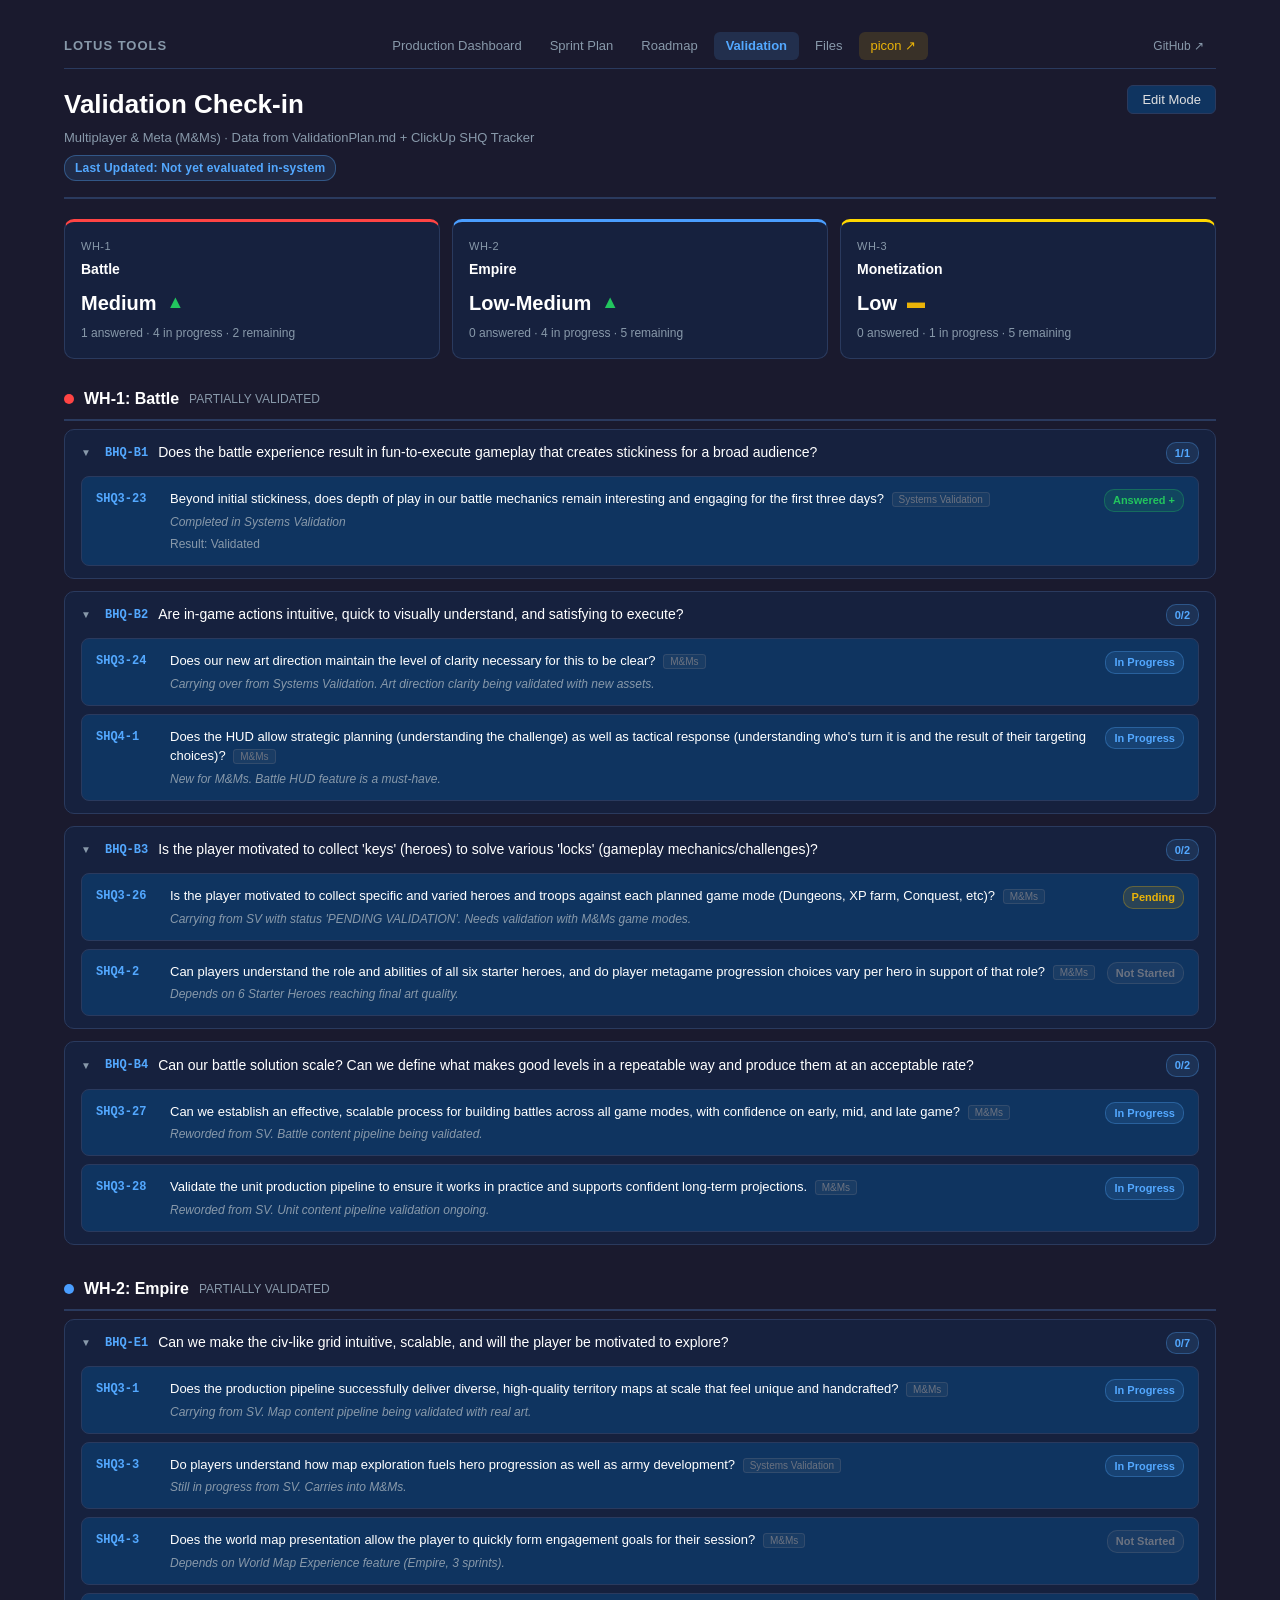
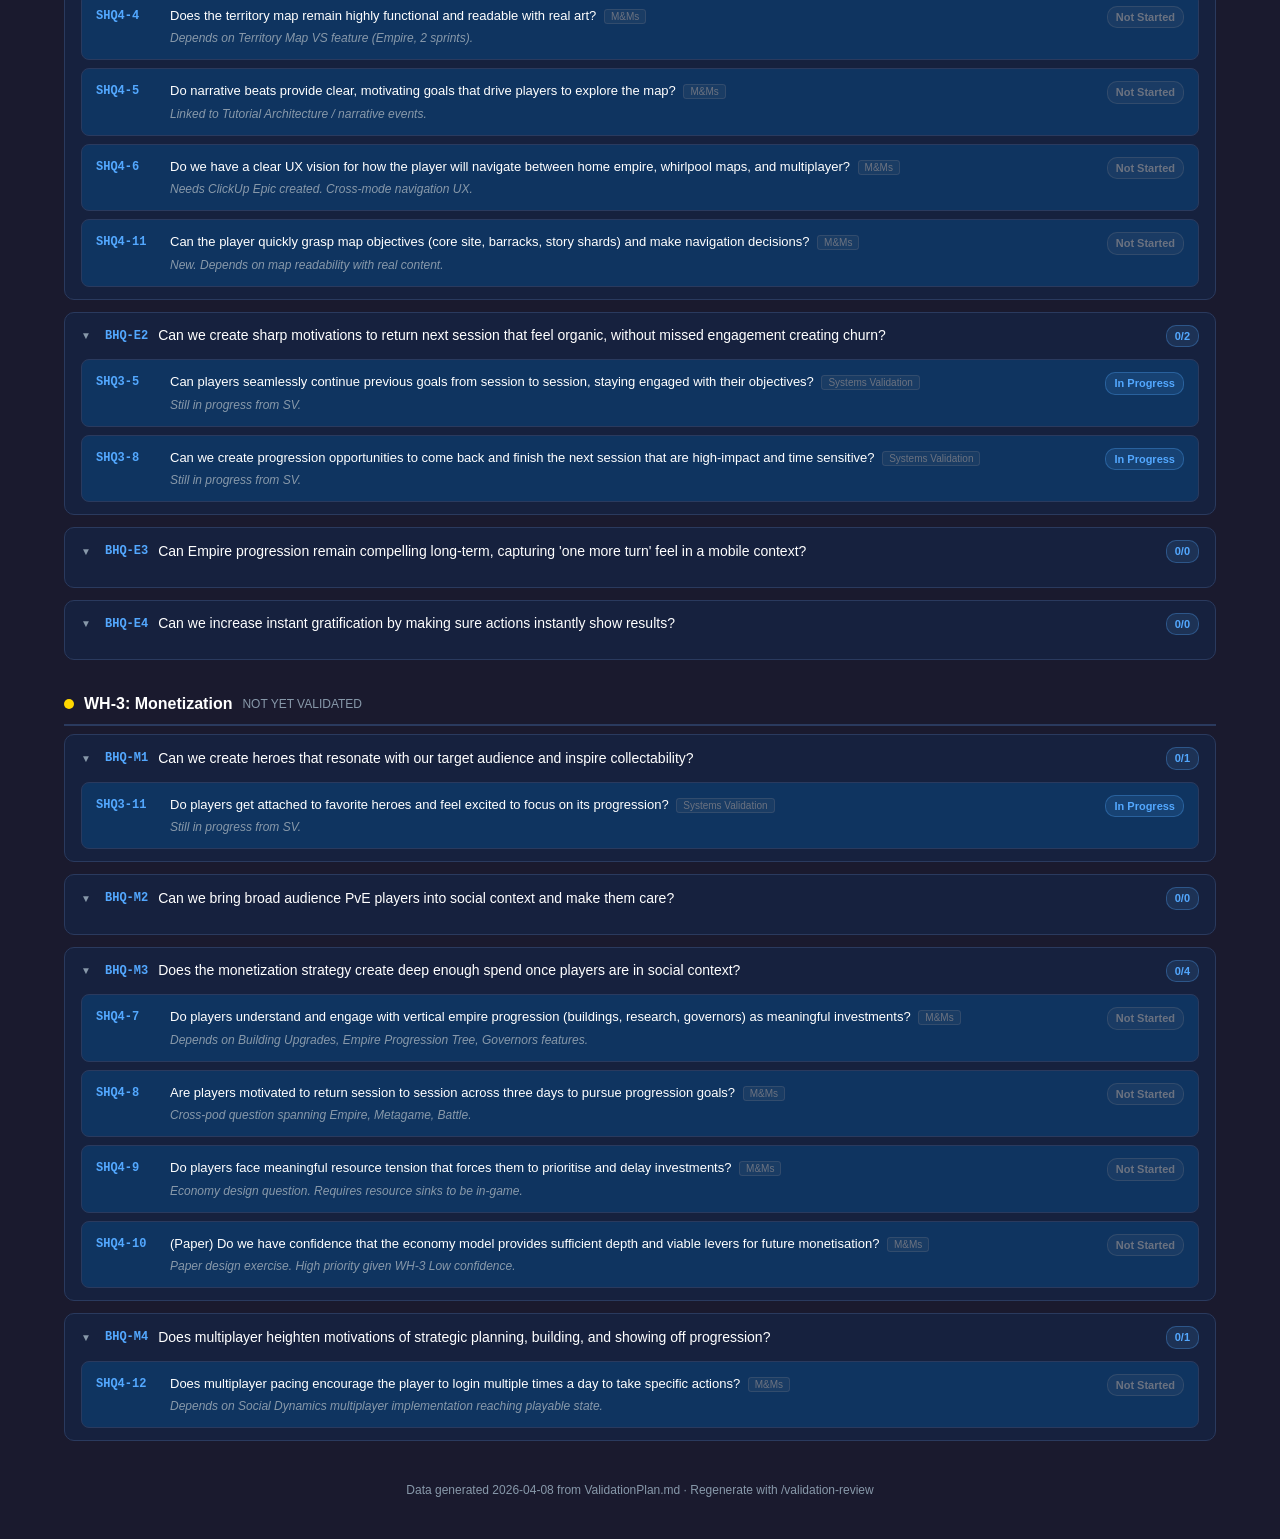
<file: generated/dashboard/validation.html>
<!DOCTYPE html>
<html lang="en">
<head>
  <meta charset="UTF-8">
  <meta name="viewport" content="width=device-width, initial-scale=1.0">
  <title>Validation Check-in - Lotus Tools</title>
  <style>
    :root {
      --bg: #1a1a2e;
      --bg-panel: #16213e;
      --bg-card: #0f3460;
      --bg-row-alt: #1a2744;
      --text: #e0e0e0;
      --text-dim: #8899aa;
      --text-bright: #ffffff;
      --border: #2a3a5e;
      --accent: #53a8ff;

      --green: #22c55e;
      --green-bg: rgba(34,197,94,0.12);
      --green-border: rgba(34,197,94,0.3);
      --yellow: #eab308;
      --yellow-bg: rgba(234,179,8,0.12);
      --yellow-border: rgba(234,179,8,0.3);
      --red: #ef4444;
      --red-bg: rgba(239,68,68,0.12);
      --red-border: rgba(239,68,68,0.3);
      --blue: #53a8ff;
      --blue-bg: rgba(83,168,255,0.12);
      --blue-border: rgba(83,168,255,0.3);
      --purple: #a78bfa;
      --purple-bg: rgba(167,139,250,0.12);
      --purple-border: rgba(167,139,250,0.3);
      --gray: #6b7280;
      --gray-bg: rgba(107,114,128,0.12);
      --gray-border: rgba(107,114,128,0.3);

      --wh-battle: #FF4444;
      --wh-empire: #4A9EFF;
      --wh-monetization: #FFD700;
    }

    * { margin: 0; padding: 0; box-sizing: border-box; }

    body {
      font-family: -apple-system, BlinkMacSystemFont, 'Segoe UI', Roboto, sans-serif;
      background: var(--bg);
      color: var(--text);
      line-height: 1.5;
      padding: 24px;
      max-width: 1200px;
      margin: 0 auto;
    }

    code, .mono { font-family: 'Cascadia Code', 'Fira Code', Consolas, monospace; }

    /* ── Nav Bar ── */
    .top-nav { display: flex; align-items: center; justify-content: space-between; padding: 8px 0; margin-bottom: 16px; border-bottom: 1px solid var(--border); }
    .nav-brand { font-size: 13px; font-weight: 700; color: var(--text-dim); text-transform: uppercase; letter-spacing: 1px; }
    .nav-links { display: flex; gap: 4px; }
    .nav-link { color: var(--text-dim); text-decoration: none; font-size: 13px; padding: 4px 12px; border-radius: 6px; transition: all 0.15s; }
    .nav-link:hover { color: var(--text-bright); background: rgba(83,168,255,0.1); }
    .nav-link.active { color: var(--accent); background: rgba(83,168,255,0.15); font-weight: 600; }
    .nav-repo { font-size: 12px; }

    /* ── Header ── */
    .header { margin-bottom: 20px; padding-bottom: 16px; border-bottom: 2px solid var(--border); display: flex; align-items: flex-start; justify-content: space-between; }
    .header-left h1 { font-size: 26px; color: var(--text-bright); margin-bottom: 4px; }
    .header .subtitle { color: var(--text-dim); font-size: 13px; }
    .last-updated {
      display: inline-block;
      background: rgba(83, 168, 255, 0.12);
      border: 1px solid rgba(83, 168, 255, 0.35);
      color: var(--accent);
      padding: 3px 10px;
      border-radius: 12px;
      font-size: 12px;
      font-weight: 600;
      margin-top: 8px;
      letter-spacing: 0.2px;
    }
    .header-actions { display: flex; gap: 8px; align-items: center; }

    /* ── Buttons ── */
    .btn {
      padding: 6px 14px; border-radius: 6px; font-size: 13px; font-family: inherit;
      cursor: pointer; border: 1px solid var(--border); transition: all 0.15s;
    }
    .btn-default { background: var(--bg-card); color: var(--text); }
    .btn-default:hover { border-color: var(--accent); color: var(--text-bright); }
    .btn-primary { background: var(--accent); color: #fff; border-color: var(--accent); }
    .btn-primary:hover { background: #4090ee; }
    .btn-save { background: #22c55e; color: #fff; border-color: #22c55e; }
    .btn-save:hover { background: #1da850; }

    /* ── Edit Toolbar ── */
    .edit-toolbar {
      display: none;
      background: var(--bg-panel);
      border: 1px solid var(--accent);
      border-radius: 8px;
      padding: 10px 16px;
      margin-bottom: 16px;
      align-items: center;
      justify-content: space-between;
    }
    .edit-toolbar.visible { display: flex; }
    .edit-toolbar-note { font-size: 12px; color: var(--text-dim); }

    /* ── Confidence Summary ── */
    .confidence-bar {
      display: flex; gap: 12px; margin-bottom: 20px; flex-wrap: wrap;
    }
    .confidence-card {
      flex: 1; min-width: 280px;
      background: var(--bg-panel);
      border: 1px solid var(--border);
      border-radius: 10px;
      padding: 16px;
      border-top: 3px solid var(--accent);
    }
    .confidence-card h3 { font-size: 14px; font-weight: 600; color: var(--text-bright); margin-bottom: 8px; }
    .confidence-card .wh-label { font-size: 11px; color: var(--text-dim); text-transform: uppercase; letter-spacing: 0.5px; margin-bottom: 4px; }
    .confidence-row { display: flex; align-items: center; gap: 10px; margin-top: 8px; }
    .confidence-level { font-size: 20px; font-weight: 700; color: var(--text-bright); }
    .confidence-trend { font-size: 18px; font-weight: 700; }
    .trend-up { color: var(--green); }
    .trend-flat { color: var(--yellow); }
    .trend-down { color: var(--red); }
    .confidence-stats { font-size: 12px; color: var(--text-dim); margin-top: 6px; }

    /* ── BHQ Sections ── */
    .bhq-section {
      background: var(--bg-panel);
      border: 1px solid var(--border);
      border-radius: 10px;
      margin-bottom: 12px;
      overflow: hidden;
    }
    .bhq-header {
      display: flex; align-items: center; gap: 10px;
      padding: 12px 16px;
      cursor: pointer; user-select: none;
      transition: background 0.1s;
    }
    .bhq-header:hover { background: rgba(83,168,255,0.04); }
    .bhq-arrow { color: var(--text-dim); font-size: 10px; transition: transform 0.2s; width: 14px; }
    .bhq-section.collapsed .bhq-arrow { transform: rotate(-90deg); }
    .bhq-section.collapsed .bhq-body { display: none; }
    .bhq-id { font-size: 12px; font-weight: 700; color: var(--accent); font-family: 'Cascadia Code', monospace; }
    .bhq-question { font-size: 14px; color: var(--text-bright); font-weight: 500; flex: 1; }
    .bhq-status-badge {
      font-size: 11px; font-weight: 600; padding: 2px 8px;
      border-radius: 10px; white-space: nowrap;
    }
    .bhq-body { padding: 0 16px 12px; }

    /* ── SHQ Rows ── */
    .shq-row {
      display: flex; flex-direction: column;
      padding: 12px 14px;
      border: 1px solid var(--border);
      border-radius: 8px;
      margin-bottom: 8px;
      background: var(--bg-card);
      transition: border-color 0.15s;
    }
    .shq-row:hover { border-color: var(--accent); }
    .shq-row:last-child { margin-bottom: 0; }
    .shq-top { display: flex; align-items: flex-start; gap: 10px; }
    .shq-id {
      font-size: 12px; font-weight: 700; color: var(--accent);
      font-family: 'Cascadia Code', monospace;
      min-width: 64px; flex-shrink: 0; padding-top: 1px;
    }
    .shq-content { flex: 1; }
    .shq-question { font-size: 13px; color: var(--text-bright); margin-bottom: 4px; }
    .shq-notes { font-size: 12px; color: var(--text-dim); margin-top: 4px; }
    .shq-notes em { color: var(--text-dim); }
    .shq-milestone-tag {
      font-size: 10px; padding: 1px 6px; border-radius: 3px;
      background: var(--gray-bg); color: var(--gray); border: 1px solid var(--gray-border);
      margin-left: 4px;
    }
    .shq-milestone-tag.current { background: var(--blue-bg); color: var(--blue); border-color: var(--blue-border); }

    .status-badge {
      font-size: 11px; font-weight: 600; padding: 2px 8px;
      border-radius: 10px; white-space: nowrap; flex-shrink: 0;
    }
    .status-answered-yes { background: var(--green-bg); color: var(--green); border: 1px solid var(--green-border); }
    .status-answered-no { background: var(--red-bg); color: var(--red); border: 1px solid var(--red-border); }
    .status-in-progress { background: var(--blue-bg); color: var(--blue); border: 1px solid var(--blue-border); }
    .status-not-started { background: var(--gray-bg); color: var(--gray); border: 1px solid var(--gray-border); }
    .status-pending { background: var(--yellow-bg); color: var(--yellow); border: 1px solid var(--yellow-border); }
    .status-discussion { background: var(--purple-bg); color: var(--purple); border: 1px solid var(--purple-border); }

    /* ── Feedback ── */
    .shq-feedback { margin-top: 8px; display: none; }
    .edit-mode .shq-feedback { display: block; }
    .shq-feedback textarea {
      width: 100%; min-height: 60px; padding: 8px 10px;
      background: var(--bg); border: 1px solid var(--border); border-radius: 6px;
      color: var(--text); font-size: 13px; font-family: inherit;
      resize: vertical; outline: none; line-height: 1.5;
    }
    .shq-feedback textarea:focus { border-color: var(--accent); }
    .shq-feedback textarea::placeholder { color: var(--text-dim); }
    .shq-feedback label {
      display: block; font-size: 11px; color: var(--text-dim);
      text-transform: uppercase; letter-spacing: 0.5px; margin-bottom: 4px; font-weight: 600;
    }
    .shq-status-select {
      background: var(--bg); border: 1px solid var(--border); border-radius: 4px;
      color: var(--text); font-size: 12px; padding: 3px 6px; font-family: inherit;
      outline: none; margin-top: 4px; display: none;
    }
    .edit-mode .shq-status-select { display: inline-block; }
    .edit-mode .shq-status-readonly { display: none; }

    /* ── WH Group ── */
    .wh-group { margin-bottom: 24px; }
    .wh-group-header {
      display: flex; align-items: center; gap: 10px;
      padding: 8px 0; margin-bottom: 8px;
      border-bottom: 2px solid var(--border);
    }
    .wh-dot { width: 10px; height: 10px; border-radius: 50%; flex-shrink: 0; }
    .wh-group-title { font-size: 16px; font-weight: 700; color: var(--text-bright); }
    .wh-group-subtitle { font-size: 12px; color: var(--text-dim); }

    /* ── Confidence Edit ── */
    .confidence-edit { display: none; margin-top: 8px; }
    .edit-mode .confidence-edit { display: flex; gap: 8px; align-items: center; }
    .confidence-edit select {
      background: var(--bg); border: 1px solid var(--border); border-radius: 4px;
      color: var(--text); font-size: 12px; padding: 3px 6px; font-family: inherit; outline: none;
    }
    .confidence-edit label { font-size: 11px; color: var(--text-dim); }

    /* ── Footer ── */
    .footer { text-align: center; color: var(--text-dim); font-size: 12px; padding: 16px 0; }

    /* ── Print ── */
    @media print {
      body { background: #fff; color: #111; padding: 12px; }
      .top-nav, .header-actions, .edit-toolbar, .shq-feedback, .confidence-edit, .shq-status-select { display: none !important; }
      .bhq-section.collapsed .bhq-body { display: block !important; }
      :root { --bg: #fff; --bg-panel: #f8f8f8; --bg-card: #f0f0f0; --text: #111; --text-dim: #555; --text-bright: #000; --border: #ccc; }
    }

    /* ── Embed mode (loaded inside the v2 portal via iframe with ?embed=1) ── */
    body.embed { padding: 0 !important; margin: 0 !important; max-width: none !important; background: transparent !important; }
    body.embed .top-nav { display: none !important; }
    body.embed .footer { display: none !important; }
  </style>
</head>
<body>

  <nav class="top-nav">
    <span class="nav-brand">Lotus Tools</span>
    <div class="nav-links">
      <a href="index.html" class="nav-link">Production Dashboard</a>
      <a href="sprint.html" class="nav-link">Sprint Plan</a>
      <a href="roadmap.html" class="nav-link">Roadmap</a>
      <a href="validation.html" class="nav-link active">Validation</a>
      <a href="files.html" class="nav-link">Files</a>
      <a href="../dashboard_v2/index.html" class="nav-link" target="_blank" rel="noopener" style="background:rgba(234,179,8,0.15);color:#eab308;" title="Productionomicon 2 — picon">picon ↗</a>
    </div>
    <a href="https://github.com/timwilliams-prod/proj-chimera-documentation-brain/tree/main" class="nav-link nav-repo" target="_blank" rel="noopener">GitHub &nearr;</a>
  </nav>

  <div id="app"></div>

  <script src="validation_data.js"></script>
  <script>
    let editMode = false;

    function esc(str) {
      const d = document.createElement('div');
      d.textContent = str || '';
      return d.innerHTML;
    }

    function statusLabel(s) {
      const map = {
        'answered_yes': 'Answered +',
        'answered_no': 'Answered -',
        'in_progress': 'In Progress',
        'not_started': 'Not Started',
        'pending': 'Pending',
        'discussion': 'Discussion'
      };
      return map[s] || s;
    }

    function statusClass(s) {
      return 'status-' + (s || 'not-started').replace('_', '-');
    }

    function trendIcon(t) {
      if (t === '++') return '<span class="confidence-trend trend-up">&#9650;&#9650;</span>';
      if (t === '+') return '<span class="confidence-trend trend-up">&#9650;</span>';
      if (t === '=') return '<span class="confidence-trend trend-flat">&#9644;</span>';
      if (t === '-') return '<span class="confidence-trend trend-down">&#9660;</span>';
      if (t === '--') return '<span class="confidence-trend trend-down">&#9660;&#9660;</span>';
      return '';
    }

    function whColor(id) {
      if (id === 'WH-1') return 'var(--wh-battle)';
      if (id === 'WH-2') return 'var(--wh-empire)';
      if (id === 'WH-3') return 'var(--wh-monetization)';
      return 'var(--accent)';
    }

    function toggleBhq(el) {
      el.closest('.bhq-section').classList.toggle('collapsed');
    }

    function toggleEdit() {
      editMode = !editMode;
      document.getElementById('app').classList.toggle('edit-mode', editMode);
      document.getElementById('edit-toolbar').classList.toggle('visible', editMode);
      document.getElementById('btn-edit').textContent = editMode ? 'View Mode' : 'Edit Mode';
    }

    function collectEdits() {
      const edits = { generated: new Date().toISOString().split('T')[0], shqs: [], confidence: [] };

      // Collect SHQ feedback
      document.querySelectorAll('.shq-row[data-shq-id]').forEach(row => {
        const id = row.dataset.shqId;
        const textarea = row.querySelector('textarea');
        const select = row.querySelector('.shq-status-select');
        const feedback = textarea ? textarea.value.trim() : '';
        const newStatus = select ? select.value : '';
        if (feedback || newStatus) {
          const entry = { id };
          if (feedback) entry.feedback = feedback;
          if (newStatus) entry.new_status = newStatus;
          edits.shqs.push(entry);
        }
      });

      // Collect confidence changes
      document.querySelectorAll('.confidence-card[data-wh-id]').forEach(card => {
        const id = card.dataset.whId;
        const confSel = card.querySelector('.conf-level-select');
        const trendSel = card.querySelector('.conf-trend-select');
        if (confSel || trendSel) {
          edits.confidence.push({
            id,
            confidence: confSel ? confSel.value : '',
            trend: trendSel ? trendSel.value : ''
          });
        }
      });

      return edits;
    }

    function saveEdits() {
      const edits = collectEdits();
      if (edits.shqs.length === 0 && edits.confidence.length === 0) {
        alert('No feedback entered yet.');
        return;
      }

      // Build markdown
      let md = `# Validation Check-in — ${VALIDATION_DATA.meta.current_milestone}\n\n`;
      md += `**Date**: ${edits.generated}\n`;
      md += `**Evaluator**: [Your name]\n\n`;
      md += `---\n\n`;

      if (edits.confidence.length > 0) {
        md += `## Confidence Updates\n\n`;
        edits.confidence.forEach(c => {
          md += `### ${c.id}\n`;
          md += `- **Confidence**: ${c.confidence}\n`;
          md += `- **Trend**: ${c.trend}\n\n`;
        });
        md += `---\n\n`;
      }

      if (edits.shqs.length > 0) {
        md += `## SHQ Feedback\n\n`;
        // Group by status change vs feedback only
        const statusChanges = edits.shqs.filter(s => s.new_status);
        const feedbackOnly = edits.shqs.filter(s => !s.new_status && s.feedback);

        if (statusChanges.length > 0) {
          md += `### Status Changes\n\n`;
          md += `| SHQ | New Status | Feedback |\n`;
          md += `|-----|-----------|----------|\n`;
          statusChanges.forEach(s => {
            md += `| ${s.id} | ${statusLabel(s.new_status)} | ${s.feedback || ''} |\n`;
          });
          md += `\n`;
        }

        if (feedbackOnly.length > 0) {
          md += `### Observations & Notes\n\n`;
          feedbackOnly.forEach(s => {
            md += `#### ${s.id}\n${s.feedback}\n\n`;
          });
        }
      }

      md += `---\n\n`;
      md += `> Apply this check-in by running: \`/validation-review\` and providing this file as input,\n`;
      md += `> or paste the contents into Claude Code.\n`;

      // Download
      const blob = new Blob([md], { type: 'text/markdown' });
      const url = URL.createObjectURL(blob);
      const a = document.createElement('a');
      a.href = url;
      a.download = `validation_checkin_${edits.generated}.md`;
      a.click();
      URL.revokeObjectURL(url);
    }

    function render() {
      const d = VALIDATION_DATA;
      if (!d) {
        document.getElementById('app').innerHTML = '<p>No validation data loaded.</p>';
        return;
      }

      const m = d.meta;

      // Confidence cards
      const confCards = d.hypotheses.map(wh => {
        const color = whColor(wh.id);
        const totalShqs = wh.bhqs.reduce((n, b) => n + b.shqs.length, 0);
        const answeredShqs = wh.bhqs.reduce((n, b) => n + b.shqs.filter(s => s.status === 'answered_yes' || s.status === 'answered_no').length, 0);
        const inProgressShqs = wh.bhqs.reduce((n, b) => n + b.shqs.filter(s => s.status === 'in_progress').length, 0);

        return `
          <div class="confidence-card" style="border-top-color:${color}" data-wh-id="${esc(wh.id)}">
            <div class="wh-label">${esc(wh.id)}</div>
            <h3>${esc(wh.name)}</h3>
            <div class="confidence-row">
              <span class="confidence-level shq-status-readonly">${esc(wh.confidence)}</span>
              ${trendIcon(wh.trend)}
            </div>
            <div class="confidence-stats">${answeredShqs} answered &middot; ${inProgressShqs} in progress &middot; ${totalShqs - answeredShqs - inProgressShqs} remaining</div>
            <div class="confidence-edit">
              <label>Confidence:</label>
              <select class="conf-level-select">
                ${['Low','Low-Medium','Medium','Medium-High','High'].map(l => `<option value="${l}" ${l===wh.confidence?'selected':''}>${l}</option>`).join('')}
              </select>
              <label>Trend:</label>
              <select class="conf-trend-select">
                ${['++','+','=','-','--'].map(t => `<option value="${t}" ${t===wh.trend?'selected':''}>${t}</option>`).join('')}
              </select>
            </div>
          </div>
        `;
      }).join('');

      // WH groups with BHQs
      const whGroups = d.hypotheses.map(wh => {
        const color = whColor(wh.id);

        const bhqSections = wh.bhqs.map(bhq => {
          const bhqAnswered = bhq.shqs.filter(s => s.status === 'answered_yes' || s.status === 'answered_no').length;
          const bhqTotal = bhq.shqs.length;

          const shqRows = bhq.shqs.map(shq => {
            const isCurrent = shq.milestone === m.current_milestone;
            const msTag = shq.milestone !== m.current_milestone
              ? `<span class="shq-milestone-tag">${esc(shq.milestone)}</span>`
              : `<span class="shq-milestone-tag current">${esc(shq.milestone)}</span>`;

            const statusOpts = ['answered_yes','answered_no','in_progress','not_started','pending','discussion']
              .map(s => `<option value="${s}" ${s===shq.status?'selected':''}>${statusLabel(s)}</option>`)
              .join('');

            return `
              <div class="shq-row" data-shq-id="${esc(shq.id)}">
                <div class="shq-top">
                  <span class="shq-id">${esc(shq.id)}</span>
                  <div class="shq-content">
                    <div class="shq-question">${esc(shq.question)} ${msTag}</div>
                    ${shq.notes ? `<div class="shq-notes"><em>${esc(shq.notes)}</em></div>` : ''}
                    ${shq.result ? `<div class="shq-notes">Result: ${esc(shq.result)}</div>` : ''}
                  </div>
                  <span class="status-badge ${statusClass(shq.status)} shq-status-readonly">${statusLabel(shq.status)}</span>
                  <select class="shq-status-select">${statusOpts}</select>
                </div>
                <div class="shq-feedback">
                  <label>Feedback / Findings</label>
                  <textarea placeholder="What did we learn? Any status change? Evidence from playtests, ClickUp, or design reviews..."></textarea>
                </div>
              </div>
            `;
          }).join('');

          return `
            <div class="bhq-section">
              <div class="bhq-header" onclick="toggleBhq(this)">
                <span class="bhq-arrow">&#9660;</span>
                <span class="bhq-id">${esc(bhq.id)}</span>
                <span class="bhq-question">${esc(bhq.question)}</span>
                <span class="bhq-status-badge" style="background:var(--blue-bg);color:var(--blue);border:1px solid var(--blue-border)">${bhqAnswered}/${bhqTotal}</span>
              </div>
              <div class="bhq-body">${shqRows}</div>
            </div>
          `;
        }).join('');

        return `
          <div class="wh-group">
            <div class="wh-group-header">
              <span class="wh-dot" style="background:${color}"></span>
              <span class="wh-group-title">${esc(wh.id)}: ${esc(wh.name)}</span>
              <span class="wh-group-subtitle">${esc(wh.status)}</span>
            </div>
            ${bhqSections}
          </div>
        `;
      }).join('');

      document.getElementById('app').innerHTML = `
        <div class="header">
          <div class="header-left">
            <h1>Validation Check-in</h1>
            <div class="subtitle">
              ${esc(m.current_milestone)} &middot;
              Data from ValidationPlan.md + ClickUp SHQ Tracker
            </div>
            <div class="last-updated">Last Updated: ${esc(m.last_evaluated)}</div>
          </div>
          <div class="header-actions">
            <button class="btn btn-default" id="btn-edit" onclick="toggleEdit()">Edit Mode</button>
          </div>
        </div>

        <div class="edit-toolbar" id="edit-toolbar">
          <div>
            <strong style="color:var(--accent)">Editing</strong>
            <span class="edit-toolbar-note"> &mdash; Update statuses and add feedback for each SHQ. Save downloads a .md file to feed back to Claude Code.</span>
          </div>
          <button class="btn btn-save" onclick="saveEdits()">Save Check-in (.md)</button>
        </div>

        <div class="confidence-bar">${confCards}</div>

        ${whGroups}

        <div class="footer">
          Data generated ${esc(m.generated)} from ValidationPlan.md &middot;
          Regenerate with /validation-review
        </div>
      `;
    }

    render();
  </script>

  <script>
    /* Embed-mode bridge for the v2 portal */
    (function() {
      if (new URLSearchParams(location.search).get('embed') !== '1') return;
      document.body.classList.add('embed');
      let lastH = 0;
      function postHeight() {
        const h = Math.max(document.body.scrollHeight, document.documentElement.scrollHeight);
        if (h !== lastH) {
          lastH = h;
          parent.postMessage({ type: 'embed-height', height: h }, '*');
        }
      }
      window.addEventListener('load', postHeight);
      window.addEventListener('resize', postHeight);
      window.addEventListener('hashchange', postHeight);
      try { new ResizeObserver(postHeight).observe(document.body); } catch (e) {}
      setInterval(postHeight, 1500);
    })();
  </script>
</body>
</html>
</file>
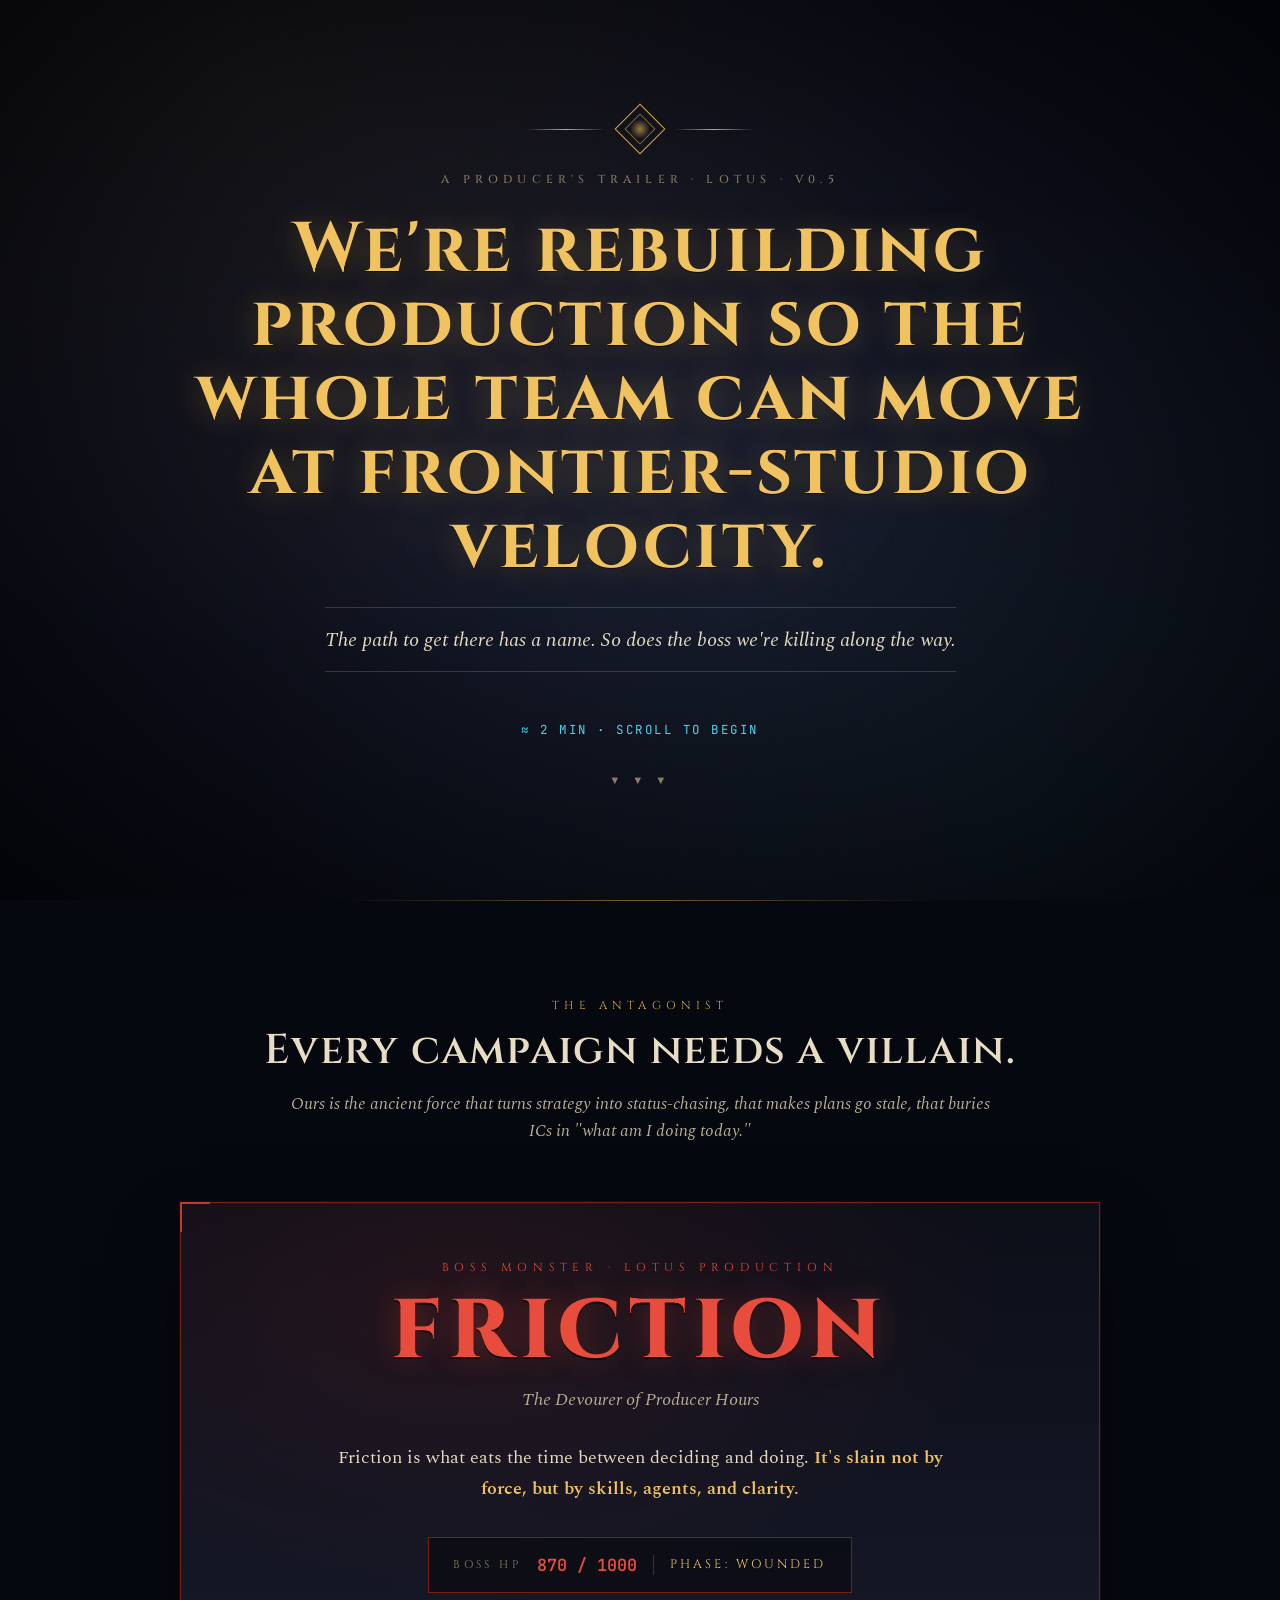
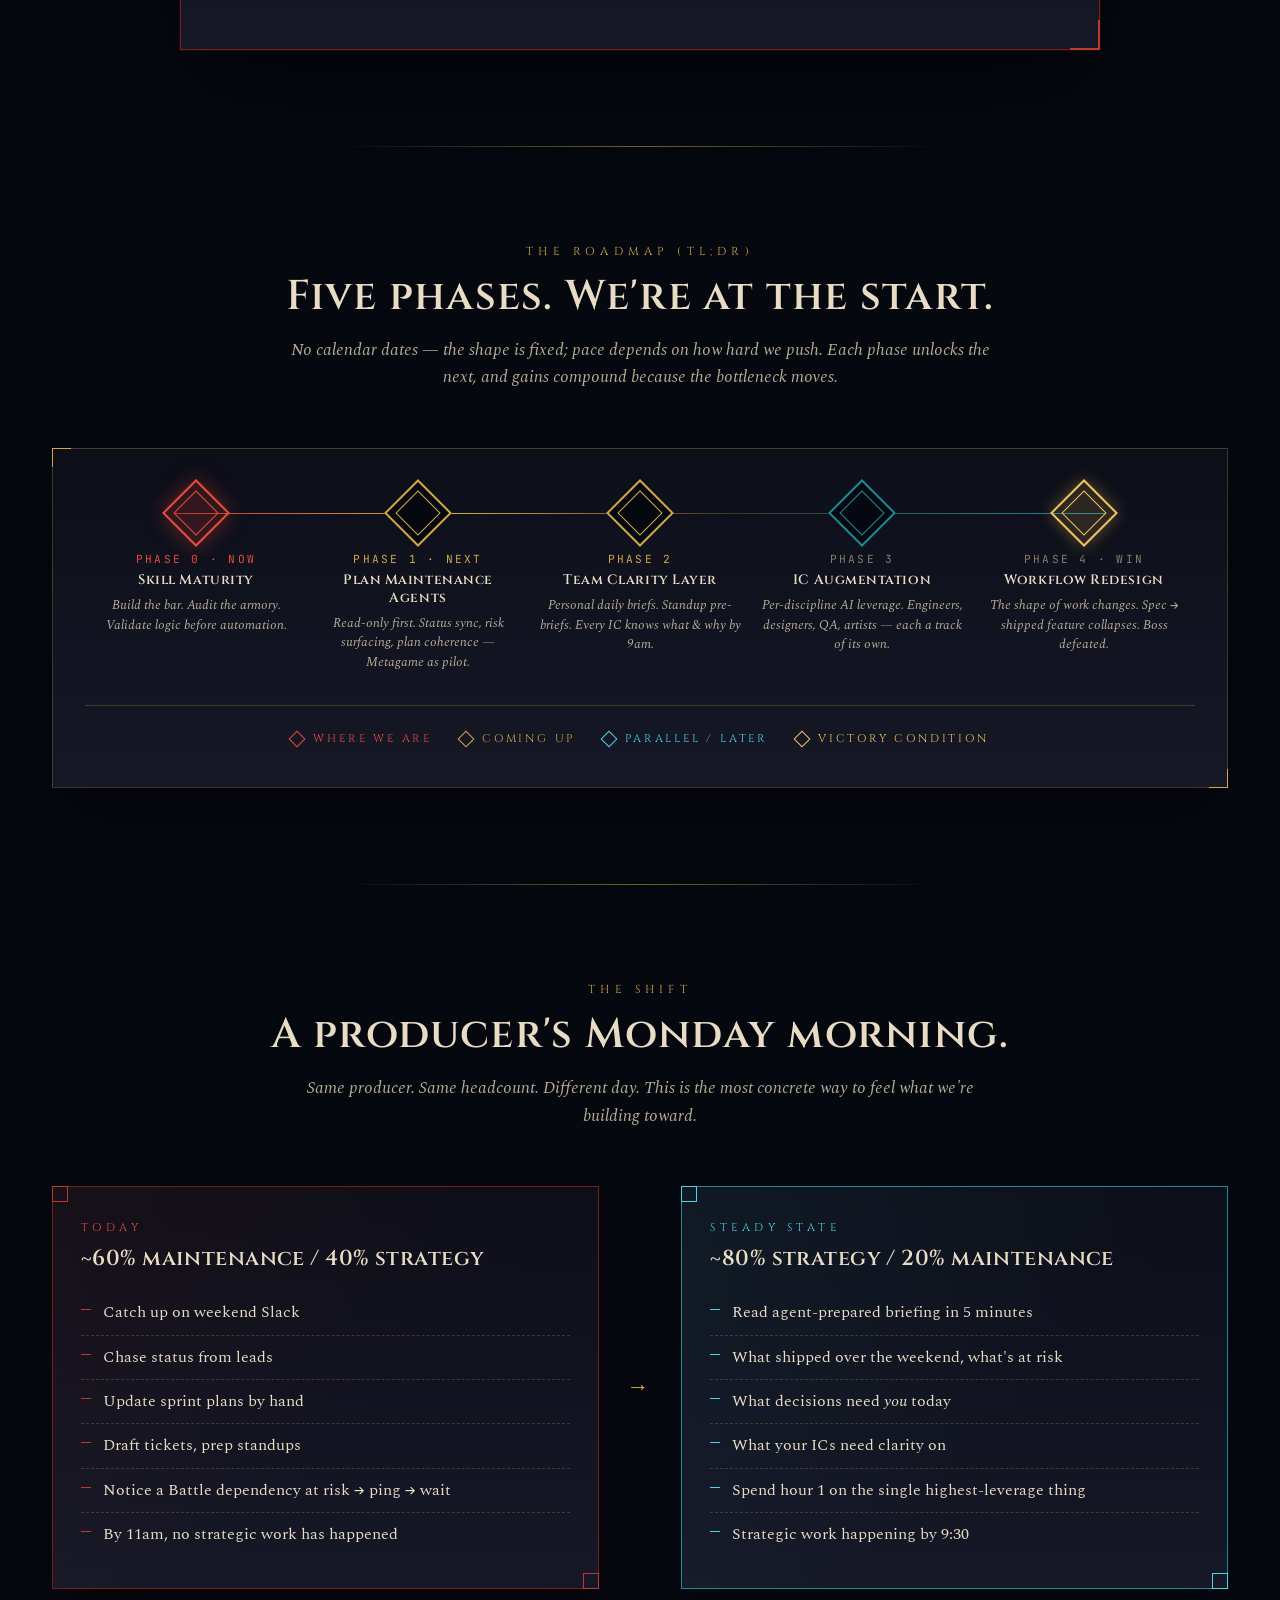
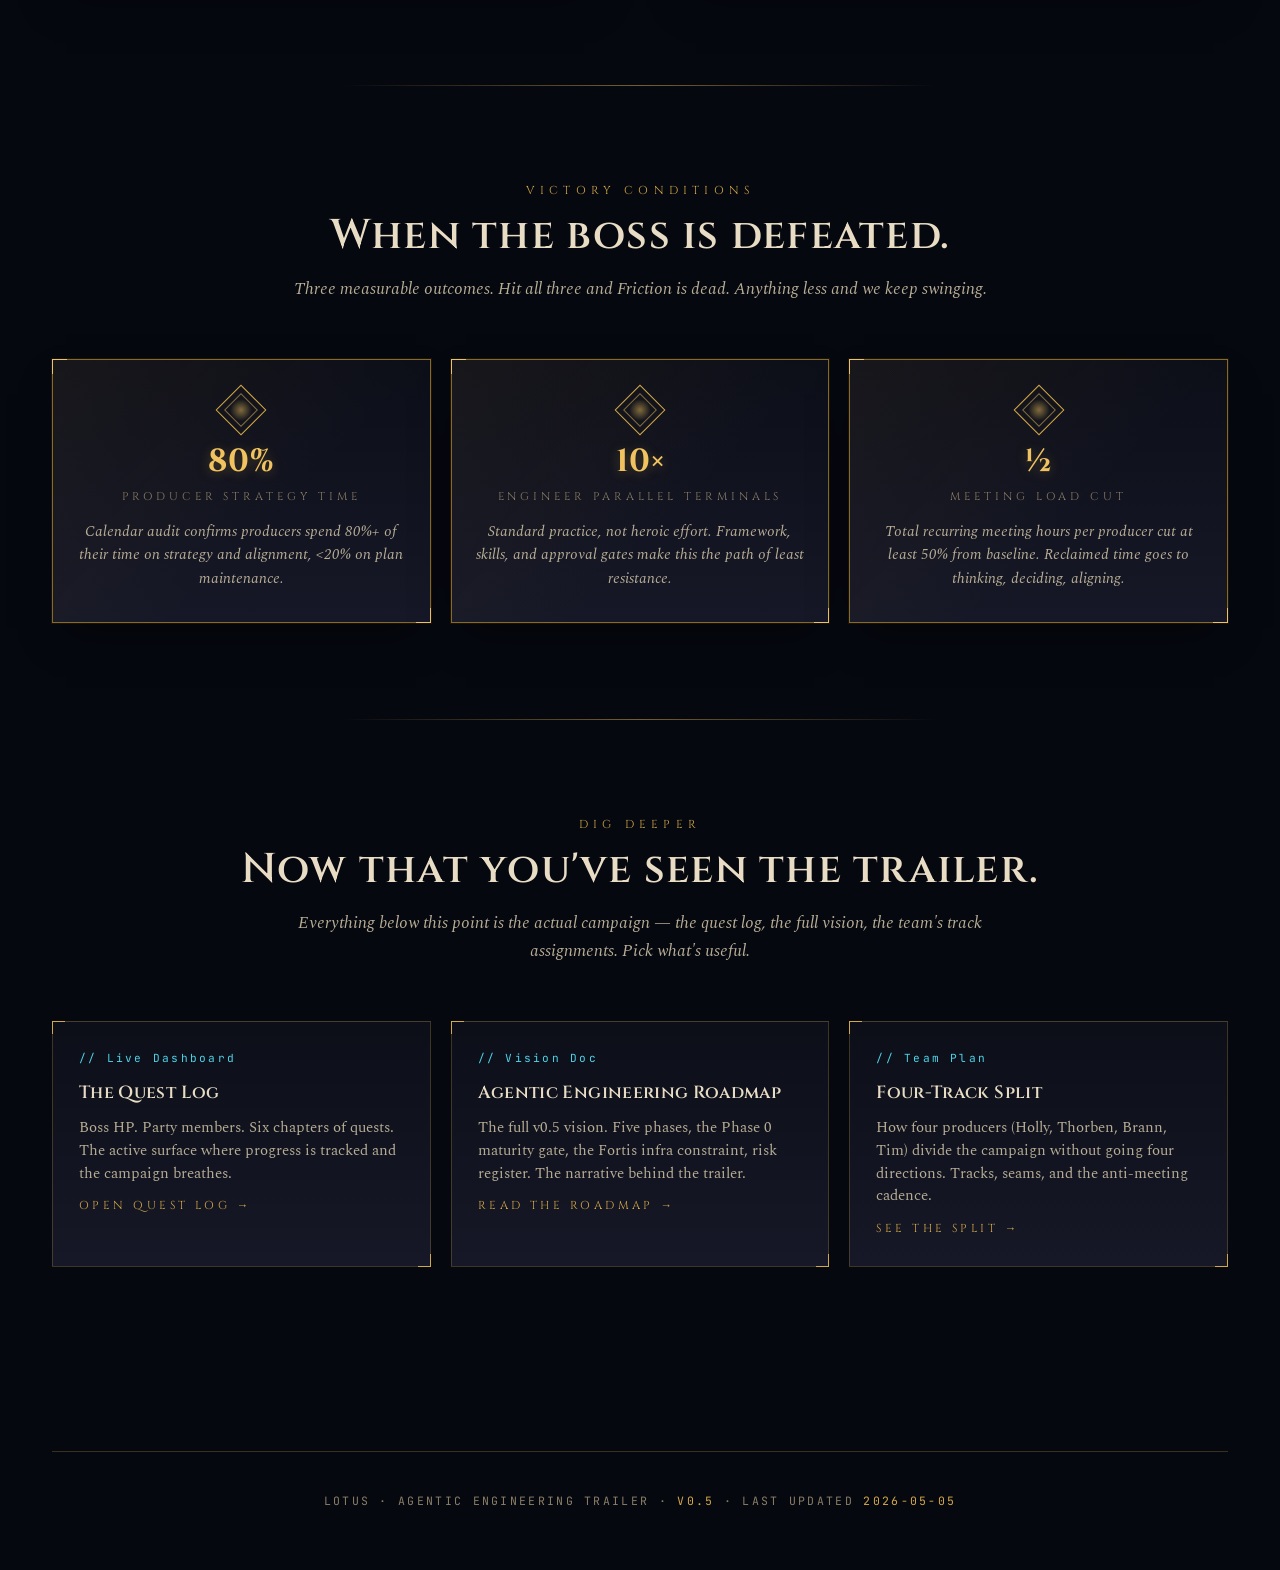
<file: generated/friction_boss/trailer.html>
<!DOCTYPE html>
<html lang="en">
<head>
<meta charset="UTF-8">
<meta name="viewport" content="width=device-width, initial-scale=1.0">
<title>Agentic Engineering with Lotus — The Trailer</title>
<link rel="preconnect" href="https://fonts.googleapis.com">
<link rel="preconnect" href="https://fonts.gstatic.com" crossorigin>
<link href="https://fonts.googleapis.com/css2?family=Cinzel:wght@400;500;600;700;800&family=Spectral:ital,wght@0,300;0,400;0,500;0,600;0,700;1,400&family=JetBrains+Mono:wght@400;500;600&display=swap" rel="stylesheet">
<style>
  :root {
    --ink: #0c0e18;
    --ink-deep: #060810;
    --ink-warm: #161827;
    --parchment: #e8dcc4;
    --parchment-dim: #b8ad95;
    --parchment-deep: #8a7e65;
    --gold: #d4a847;
    --gold-bright: #f0c360;
    --gold-deep: #8a6a1f;
    --cyan: #4dd4e8;
    --cyan-deep: #1d8a98;
    --blood: #c0392b;
    --blood-bright: #e74c3c;
    --blood-deep: #7a1f15;
    --shadow-deep: rgba(0,0,0,0.6);
    --frame-line: rgba(212, 168, 71, 0.25);
    --frame-line-bright: rgba(212, 168, 71, 0.55);
  }

  * { box-sizing: border-box; margin: 0; padding: 0; }

  html, body {
    background: var(--ink-deep);
    color: var(--parchment);
    font-family: 'Spectral', Georgia, serif;
    font-weight: 400;
    line-height: 1.55;
    min-height: 100vh;
    overflow-x: hidden;
    scroll-behavior: smooth;
  }

  body {
    background:
      radial-gradient(ellipse at 20% 10%, rgba(212,168,71,0.06) 0%, transparent 50%),
      radial-gradient(ellipse at 80% 90%, rgba(77,212,232,0.04) 0%, transparent 55%),
      radial-gradient(ellipse at 50% 50%, var(--ink-warm) 0%, var(--ink-deep) 100%);
    background-attachment: fixed;
    position: relative;
  }

  body::before {
    content: '';
    position: fixed; inset: 0;
    pointer-events: none;
    opacity: 0.4;
    mix-blend-mode: overlay;
    background-image: url("data:image/svg+xml,%3Csvg xmlns='http://www.w3.org/2000/svg' width='200' height='200' viewBox='0 0 200 200'%3E%3Cfilter id='n'%3E%3CfeTurbulence type='fractalNoise' baseFrequency='0.85' numOctaves='2' stitchTiles='stitch'/%3E%3CfeColorMatrix values='0 0 0 0 0.95 0 0 0 0 0.85 0 0 0 0 0.65 0 0 0 0 0.18 0'/%3E%3C/filter%3E%3Crect width='200' height='200' filter='url(%23n)'/%3E%3C/svg%3E");
    z-index: 1;
  }

  .vignette {
    position: fixed; inset: 0;
    pointer-events: none;
    background: radial-gradient(ellipse at center, transparent 30%, rgba(0,0,0,0.5) 100%);
    z-index: 2;
  }

  main {
    position: relative;
    z-index: 3;
    max-width: 1240px;
    margin: 0 auto;
    padding: 0 32px;
  }

  /* ━━━━━━━━━━━━━ COLD OPEN ━━━━━━━━━━━━━ */
  .cold-open {
    min-height: 100vh;
    display: flex;
    flex-direction: column;
    align-items: center;
    justify-content: center;
    text-align: center;
    padding: 64px 0;
    position: relative;
  }

  .crest {
    display: inline-flex;
    align-items: center;
    justify-content: center;
    gap: 16px;
    margin-bottom: 24px;
  }
  .crest-line {
    height: 1px; width: 80px;
    background: linear-gradient(to right, transparent, var(--gold), transparent);
  }
  .crest-emblem {
    width: 36px; height: 36px;
    border: 1px solid var(--gold);
    transform: rotate(45deg);
    position: relative; display: inline-block;
  }
  .crest-emblem::after {
    content: ''; position: absolute; inset: 6px;
    border: 1px solid var(--gold);
    background: radial-gradient(circle, var(--gold-bright) 0%, transparent 70%);
    opacity: 0.6;
  }

  .eyebrow {
    font-family: 'Cinzel', serif;
    font-weight: 500;
    font-size: 0.72rem;
    letter-spacing: 0.45em;
    color: var(--parchment-deep);
    text-transform: uppercase;
    margin-bottom: 24px;
  }

  .hero-title {
    font-family: 'Cinzel', serif;
    font-weight: 700;
    font-size: clamp(2.4rem, 6vw, 4.4rem);
    color: var(--gold-bright);
    letter-spacing: 0.04em;
    line-height: 1.05;
    text-shadow: 0 2px 30px rgba(212, 168, 71, 0.3), 0 1px 0 rgba(0,0,0,0.8);
    margin-bottom: 24px;
    max-width: 980px;
  }

  .hero-tagline {
    font-family: 'Spectral', serif;
    font-style: italic;
    font-size: clamp(1.05rem, 1.6vw, 1.3rem);
    color: var(--parchment);
    max-width: 720px;
    border-top: 1px solid var(--frame-line);
    border-bottom: 1px solid var(--frame-line);
    padding: 16px 0;
    margin-bottom: 48px;
    line-height: 1.55;
  }

  .read-time {
    font-family: 'JetBrains Mono', monospace;
    font-size: 0.78rem;
    color: var(--cyan);
    letter-spacing: 0.2em;
    text-transform: uppercase;
    margin-bottom: 32px;
  }

  .scroll-cue {
    font-family: 'Cinzel', serif;
    font-size: 0.7rem;
    letter-spacing: 0.4em;
    color: var(--parchment-deep);
    text-transform: uppercase;
    animation: pulse 2.4s ease-in-out infinite;
  }
  @keyframes pulse {
    0%, 100% { opacity: 0.4; transform: translateY(0); }
    50% { opacity: 1; transform: translateY(4px); }
  }

  /* ━━━━━━━━━━━━━ SECTION ━━━━━━━━━━━━━ */
  section {
    padding: 96px 0;
    position: relative;
  }

  .section-eyebrow {
    font-family: 'Cinzel', serif;
    font-size: 0.72rem;
    letter-spacing: 0.45em;
    color: var(--gold);
    text-transform: uppercase;
    margin-bottom: 12px;
    text-align: center;
  }

  .section-title {
    font-family: 'Cinzel', serif;
    font-weight: 600;
    font-size: clamp(1.8rem, 3.5vw, 2.6rem);
    color: var(--parchment);
    letter-spacing: 0.03em;
    line-height: 1.15;
    text-align: center;
    margin-bottom: 16px;
    max-width: 880px;
    margin-left: auto;
    margin-right: auto;
  }

  .section-lede {
    font-family: 'Spectral', serif;
    font-style: italic;
    font-size: 1.08rem;
    color: var(--parchment-dim);
    text-align: center;
    max-width: 720px;
    margin: 0 auto 56px;
    line-height: 1.6;
  }

  .divider {
    height: 1px;
    width: 100%;
    background: linear-gradient(to right, transparent, var(--frame-line-bright), transparent);
    margin: 0 auto;
    max-width: 600px;
  }

  /* ━━━━━━━━━━━━━ THE BOSS REVEAL ━━━━━━━━━━━━━ */
  .boss-reveal {
    border: 1px solid var(--blood-deep);
    background:
      radial-gradient(ellipse at 30% 20%, rgba(192,57,43,0.12) 0%, transparent 60%),
      linear-gradient(to bottom, var(--ink) 0%, var(--ink-warm) 100%);
    padding: 56px 56px;
    position: relative;
    box-shadow:
      0 0 0 1px rgba(192,57,43,0.1),
      0 40px 80px -20px rgba(0,0,0,0.7),
      inset 0 1px 0 rgba(255,255,255,0.03);
    text-align: center;
    max-width: 920px;
    margin: 0 auto;
  }
  .boss-reveal::before, .boss-reveal::after {
    content: ''; position: absolute;
    width: 28px; height: 28px;
    border: 2px solid var(--blood);
    pointer-events: none;
  }
  .boss-reveal::before { top: -1px; left: -1px; border-right: none; border-bottom: none; }
  .boss-reveal::after { bottom: -1px; right: -1px; border-left: none; border-top: none; }

  .boss-eyebrow {
    font-family: 'Cinzel', serif;
    font-size: 0.72rem;
    letter-spacing: 0.5em;
    color: var(--blood-bright);
    text-transform: uppercase;
    margin-bottom: 14px;
  }
  .boss-name-big {
    font-family: 'Cinzel', serif;
    font-weight: 800;
    font-size: clamp(3rem, 7vw, 5.2rem);
    color: var(--blood-bright);
    letter-spacing: 0.08em;
    line-height: 1;
    text-shadow: 0 0 30px rgba(192,57,43,0.4), 0 2px 0 rgba(0,0,0,0.8);
    margin-bottom: 12px;
  }
  .boss-title-big {
    font-family: 'Spectral', serif;
    font-style: italic;
    font-size: 1.15rem;
    color: var(--parchment-dim);
    margin-bottom: 28px;
  }
  .boss-quote {
    font-family: 'Spectral', serif;
    font-size: 1.15rem;
    color: var(--parchment);
    line-height: 1.7;
    max-width: 640px;
    margin: 0 auto 32px;
  }
  .boss-quote strong { color: var(--gold-bright); font-weight: 600; }

  .boss-hp-mini {
    display: inline-flex;
    align-items: center;
    gap: 16px;
    padding: 14px 24px;
    border: 1px solid var(--blood-deep);
    background: rgba(0,0,0,0.4);
  }
  .boss-hp-mini .label {
    font-family: 'Cinzel', serif;
    font-size: 0.7rem;
    letter-spacing: 0.3em;
    color: var(--parchment-deep);
    text-transform: uppercase;
  }
  .boss-hp-mini .value {
    font-family: 'JetBrains Mono', monospace;
    font-size: 1.05rem;
    color: var(--blood-bright);
    font-weight: 600;
  }
  .boss-hp-mini .phase {
    font-family: 'Cinzel', serif;
    font-size: 0.78rem;
    letter-spacing: 0.25em;
    color: var(--gold-bright);
    text-transform: uppercase;
    padding-left: 16px;
    border-left: 1px solid var(--frame-line);
  }

  /* ━━━━━━━━━━━━━ PHASE ROADMAP ━━━━━━━━━━━━━ */
  .phase-roadmap {
    border: 1px solid var(--frame-line);
    background: linear-gradient(to bottom, var(--ink) 0%, var(--ink-warm) 100%);
    padding: 40px 32px;
    position: relative;
    box-shadow: 0 30px 60px -20px rgba(0,0,0,0.6);
  }
  .phase-roadmap::before, .phase-roadmap::after {
    content: ''; position: absolute;
    width: 18px; height: 18px;
    border: 1px solid var(--gold);
    pointer-events: none;
  }
  .phase-roadmap::before { top: -1px; left: -1px; border-right: none; border-bottom: none; }
  .phase-roadmap::after { bottom: -1px; right: -1px; border-left: none; border-top: none; }

  .phase-line {
    position: relative;
    display: grid;
    grid-template-columns: repeat(5, 1fr);
    gap: 0;
    margin-bottom: 32px;
  }
  .phase-line::before {
    content: '';
    position: absolute;
    top: 24px; left: 8%; right: 8%;
    height: 1px;
    background: linear-gradient(to right, var(--blood) 0%, var(--gold) 30%, var(--frame-line) 60%, var(--cyan-deep) 100%);
    z-index: 0;
  }

  .phase-node {
    position: relative;
    z-index: 1;
    text-align: center;
    padding: 0 8px;
  }
  .phase-dot {
    width: 48px; height: 48px;
    border: 2px solid var(--frame-line);
    background: var(--ink-deep);
    margin: 0 auto 14px;
    transform: rotate(45deg);
    position: relative;
  }
  .phase-dot::after {
    content: '';
    position: absolute;
    inset: 6px;
    border: 1px solid var(--frame-line);
  }
  .phase-node.current .phase-dot {
    border-color: var(--blood-bright);
    background: rgba(192,57,43,0.2);
    box-shadow: 0 0 20px rgba(192,57,43,0.5);
    animation: bossGlow 2.5s ease-in-out infinite;
  }
  .phase-node.current .phase-dot::after { border-color: var(--blood-bright); }
  .phase-node.future-near .phase-dot { border-color: var(--gold); }
  .phase-node.future-near .phase-dot::after { border-color: var(--gold); }
  .phase-node.future-far .phase-dot { border-color: var(--cyan-deep); }
  .phase-node.future-far .phase-dot::after { border-color: var(--cyan-deep); }
  .phase-node.victory .phase-dot {
    border-color: var(--gold-bright);
    background: rgba(212,168,71,0.15);
    box-shadow: 0 0 16px rgba(212,168,71,0.4);
  }
  .phase-node.victory .phase-dot::after { border-color: var(--gold-bright); }

  @keyframes bossGlow {
    0%, 100% { box-shadow: 0 0 16px rgba(192,57,43,0.4); }
    50% { box-shadow: 0 0 28px rgba(192,57,43,0.7); }
  }

  .phase-num {
    font-family: 'JetBrains Mono', monospace;
    font-size: 0.7rem;
    color: var(--parchment-deep);
    letter-spacing: 0.2em;
    margin-bottom: 4px;
  }
  .phase-node.current .phase-num { color: var(--blood-bright); }
  .phase-node.future-near .phase-num { color: var(--gold); }

  .phase-name-text {
    font-family: 'Cinzel', serif;
    font-size: 0.85rem;
    color: var(--parchment);
    letter-spacing: 0.04em;
    line-height: 1.3;
    margin-bottom: 6px;
    font-weight: 600;
  }
  .phase-blurb {
    font-family: 'Spectral', serif;
    font-size: 0.82rem;
    color: var(--parchment-dim);
    line-height: 1.5;
    font-style: italic;
  }

  .phase-marker-row {
    display: flex;
    justify-content: center;
    gap: 28px;
    margin-top: 24px;
    padding-top: 24px;
    border-top: 1px solid var(--frame-line);
    flex-wrap: wrap;
  }
  .marker {
    display: inline-flex;
    align-items: center;
    gap: 10px;
    font-family: 'Cinzel', serif;
    font-size: 0.7rem;
    letter-spacing: 0.25em;
    color: var(--parchment-deep);
    text-transform: uppercase;
  }
  .marker .swatch {
    width: 12px; height: 12px;
    border: 1px solid currentColor;
    transform: rotate(45deg);
  }
  .marker.now { color: var(--blood-bright); }
  .marker.next { color: var(--gold); }
  .marker.later { color: var(--cyan); }
  .marker.victory { color: var(--gold-bright); }

  /* ━━━━━━━━━━━━━ FROM → TO SPLIT ━━━━━━━━━━━━━ */
  .from-to-split {
    display: grid;
    grid-template-columns: 1fr auto 1fr;
    gap: 24px;
    align-items: stretch;
  }
  .ft-side {
    border: 1px solid var(--frame-line);
    background: linear-gradient(to bottom, var(--ink) 0%, var(--ink-warm) 100%);
    padding: 32px 28px;
    position: relative;
    box-shadow: 0 20px 40px -15px rgba(0,0,0,0.5);
  }
  .ft-side.from {
    border-color: var(--blood-deep);
    background:
      linear-gradient(135deg, rgba(192,57,43,0.06) 0%, transparent 60%),
      linear-gradient(to bottom, var(--ink) 0%, var(--ink-warm) 100%);
  }
  .ft-side.to {
    border-color: var(--cyan-deep);
    background:
      linear-gradient(135deg, rgba(77,212,232,0.06) 0%, transparent 60%),
      linear-gradient(to bottom, var(--ink) 0%, var(--ink-warm) 100%);
  }
  .ft-side::before, .ft-side::after {
    content: ''; position: absolute;
    width: 14px; height: 14px;
    pointer-events: none;
  }
  .ft-side.from::before, .ft-side.from::after { border: 1px solid var(--blood); }
  .ft-side.to::before, .ft-side.to::after { border: 1px solid var(--cyan); }
  .ft-side::before { top: -1px; left: -1px; border-right: none; border-bottom: none; }
  .ft-side::after { bottom: -1px; right: -1px; border-left: none; border-top: none; }

  .ft-eyebrow {
    font-family: 'Cinzel', serif;
    font-size: 0.7rem;
    letter-spacing: 0.4em;
    text-transform: uppercase;
    margin-bottom: 8px;
  }
  .ft-side.from .ft-eyebrow { color: var(--blood-bright); }
  .ft-side.to .ft-eyebrow { color: var(--cyan); }

  .ft-headline {
    font-family: 'Cinzel', serif;
    font-weight: 600;
    font-size: 1.35rem;
    color: var(--parchment);
    margin-bottom: 20px;
    letter-spacing: 0.02em;
    line-height: 1.25;
  }

  .ft-list {
    list-style: none;
  }
  .ft-list li {
    font-family: 'Spectral', serif;
    font-size: 0.97rem;
    color: var(--parchment);
    padding: 10px 0 10px 22px;
    border-bottom: 1px dashed var(--frame-line);
    position: relative;
    line-height: 1.5;
  }
  .ft-list li:last-child { border-bottom: none; }
  .ft-list li::before {
    content: '';
    position: absolute;
    left: 0; top: 18px;
    width: 10px; height: 1px;
  }
  .ft-side.from .ft-list li::before { background: var(--blood); }
  .ft-side.to .ft-list li::before { background: var(--cyan); }

  .ft-arrow {
    display: flex;
    align-items: center;
    justify-content: center;
    font-family: 'Cinzel', serif;
    font-size: 1.4rem;
    color: var(--gold);
    letter-spacing: 0.2em;
    padding: 0 4px;
  }
  .ft-arrow .a-text {
    writing-mode: horizontal-tb;
    text-align: center;
  }

  /* ━━━━━━━━━━━━━ VICTORY ━━━━━━━━━━━━━ */
  .victory-pillars {
    display: grid;
    grid-template-columns: repeat(3, 1fr);
    gap: 20px;
  }
  .pillar {
    border: 1px solid var(--gold-deep);
    background:
      linear-gradient(135deg, rgba(212,168,71,0.06) 0%, transparent 60%),
      linear-gradient(to bottom, var(--ink) 0%, var(--ink-warm) 100%);
    padding: 32px 24px;
    text-align: center;
    position: relative;
    box-shadow: 0 0 0 1px rgba(212,168,71,0.08), 0 20px 40px -15px rgba(0,0,0,0.6);
  }
  .pillar::before, .pillar::after {
    content: ''; position: absolute;
    width: 14px; height: 14px;
    border: 1px solid var(--gold-bright);
    pointer-events: none;
  }
  .pillar::before { top: -1px; left: -1px; border-right: none; border-bottom: none; }
  .pillar::after { bottom: -1px; right: -1px; border-left: none; border-top: none; }

  .pillar-icon {
    width: 36px; height: 36px;
    border: 1px solid var(--gold);
    transform: rotate(45deg);
    margin: 0 auto 18px;
    position: relative;
  }
  .pillar-icon::after {
    content: ''; position: absolute; inset: 5px;
    border: 1px solid var(--gold-bright);
    background: radial-gradient(circle, var(--gold-bright) 0%, transparent 70%);
    opacity: 0.5;
  }
  .pillar-stat {
    font-family: 'Cinzel', serif;
    font-weight: 700;
    font-size: 2rem;
    color: var(--gold-bright);
    letter-spacing: 0.02em;
    line-height: 1;
    margin-bottom: 10px;
    text-shadow: 0 2px 12px rgba(212,168,71,0.3);
  }
  .pillar-label {
    font-family: 'Cinzel', serif;
    font-size: 0.7rem;
    letter-spacing: 0.35em;
    color: var(--parchment-deep);
    text-transform: uppercase;
    margin-bottom: 14px;
  }
  .pillar-body {
    font-family: 'Spectral', serif;
    font-size: 0.95rem;
    color: var(--parchment-dim);
    line-height: 1.55;
    font-style: italic;
  }

  /* ━━━━━━━━━━━━━ DIG DEEPER ━━━━━━━━━━━━━ */
  .dig-deeper {
    display: grid;
    grid-template-columns: repeat(3, 1fr);
    gap: 20px;
    margin-bottom: 56px;
  }
  .deep-link {
    border: 1px solid var(--frame-line);
    background: linear-gradient(to bottom, var(--ink) 0%, var(--ink-warm) 100%);
    padding: 28px 26px;
    text-decoration: none;
    color: inherit;
    display: block;
    position: relative;
    transition: all 0.25s;
  }
  .deep-link::before, .deep-link::after {
    content: ''; position: absolute;
    width: 12px; height: 12px;
    border: 1px solid var(--gold);
    pointer-events: none;
    transition: all 0.25s;
  }
  .deep-link::before { top: -1px; left: -1px; border-right: none; border-bottom: none; }
  .deep-link::after { bottom: -1px; right: -1px; border-left: none; border-top: none; }
  .deep-link:hover {
    border-color: var(--gold);
    box-shadow: 0 0 20px rgba(212,168,71,0.15), 0 20px 40px -15px rgba(0,0,0,0.6);
    transform: translateY(-2px);
  }
  .deep-link:hover::before, .deep-link:hover::after { border-color: var(--gold-bright); }

  .deep-kind {
    font-family: 'JetBrains Mono', monospace;
    font-size: 0.7rem;
    color: var(--cyan);
    letter-spacing: 0.2em;
    margin-bottom: 12px;
  }
  .deep-title {
    font-family: 'Cinzel', serif;
    font-weight: 600;
    font-size: 1.1rem;
    color: var(--parchment);
    margin-bottom: 10px;
    letter-spacing: 0.02em;
  }
  .deep-body {
    font-family: 'Spectral', serif;
    font-size: 0.92rem;
    color: var(--parchment-dim);
    line-height: 1.55;
    margin-bottom: 12px;
  }
  .deep-arrow {
    font-family: 'Cinzel', serif;
    font-size: 0.72rem;
    letter-spacing: 0.3em;
    color: var(--gold);
    text-transform: uppercase;
  }

  /* ━━━━━━━━━━━━━ FOOTER ━━━━━━━━━━━━━ */
  footer {
    text-align: center;
    padding: 40px 0 60px;
    border-top: 1px solid var(--frame-line);
    margin-top: 32px;
  }
  .footer-meta {
    font-family: 'JetBrains Mono', monospace;
    font-size: 0.72rem;
    color: var(--parchment-deep);
    letter-spacing: 0.2em;
    text-transform: uppercase;
  }
  .footer-meta span { color: var(--gold); }

  /* ━━━━━━━━━━━━━ RESPONSIVE ━━━━━━━━━━━━━ */
  @media (max-width: 880px) {
    .victory-pillars { grid-template-columns: 1fr; }
    .dig-deeper { grid-template-columns: 1fr; }
    .from-to-split { grid-template-columns: 1fr; }
    .ft-arrow { padding: 8px 0; transform: rotate(90deg); }
    .phase-line { grid-template-columns: 1fr; gap: 32px; }
    .phase-line::before { display: none; }
    .boss-reveal { padding: 36px 24px; }
    section { padding: 64px 0; }
    main { padding: 0 20px; }
  }
</style>
</head>
<body>
<div class="vignette"></div>

<main>

  <!-- ━━━━━━━━━━━━━ COLD OPEN ━━━━━━━━━━━━━ -->
  <section class="cold-open">
    <div class="crest">
      <div class="crest-line"></div>
      <div class="crest-emblem"></div>
      <div class="crest-line"></div>
    </div>

    <div class="eyebrow">A Producer's Trailer · Lotus · v0.5</div>

    <h1 class="hero-title">We're rebuilding production so the whole team can move at frontier-studio velocity.</h1>

    <p class="hero-tagline">
      The path to get there has a name. So does the boss we're killing along the way.
    </p>

    <div class="read-time">≈ 2 min · scroll to begin</div>
    <div class="scroll-cue">▼ ▼ ▼</div>
  </section>

  <div class="divider"></div>

  <!-- ━━━━━━━━━━━━━ THE BOSS ━━━━━━━━━━━━━ -->
  <section>
    <div class="section-eyebrow">The Antagonist</div>
    <h2 class="section-title">Every campaign needs a villain.</h2>
    <p class="section-lede">
      Ours is the ancient force that turns strategy into status-chasing,
      that makes plans go stale, that buries ICs in "what am I doing today."
    </p>

    <div class="boss-reveal">
      <div class="boss-eyebrow">Boss Monster · Lotus Production</div>
      <div class="boss-name-big">FRICTION</div>
      <div class="boss-title-big">The Devourer of Producer Hours</div>
      <p class="boss-quote">
        Friction is what eats the time between deciding and doing.
        <strong>It's slain not by force, but by skills, agents, and clarity.</strong>
      </p>
      <div class="boss-hp-mini">
        <span class="label">Boss HP</span>
        <span class="value">870 / 1000</span>
        <span class="phase">Phase: Wounded</span>
      </div>
    </div>
  </section>

  <div class="divider"></div>

  <!-- ━━━━━━━━━━━━━ PHASE ROADMAP (TLDR) ━━━━━━━━━━━━━ -->
  <section>
    <div class="section-eyebrow">The Roadmap (TL;DR)</div>
    <h2 class="section-title">Five phases. We're at the start.</h2>
    <p class="section-lede">
      No calendar dates — the shape is fixed; pace depends on how hard we push.
      Each phase unlocks the next, and gains <em>compound</em> because the bottleneck moves.
    </p>

    <div class="phase-roadmap">
      <div class="phase-line">
        <div class="phase-node current">
          <div class="phase-dot"></div>
          <div class="phase-num">PHASE 0 · NOW</div>
          <div class="phase-name-text">Skill Maturity</div>
          <div class="phase-blurb">Build the bar. Audit the armory. Validate logic before automation.</div>
        </div>
        <div class="phase-node future-near">
          <div class="phase-dot"></div>
          <div class="phase-num">PHASE 1 · NEXT</div>
          <div class="phase-name-text">Plan Maintenance Agents</div>
          <div class="phase-blurb">Read-only first. Status sync, risk surfacing, plan coherence — Metagame as pilot.</div>
        </div>
        <div class="phase-node future-near">
          <div class="phase-dot"></div>
          <div class="phase-num">PHASE 2</div>
          <div class="phase-name-text">Team Clarity Layer</div>
          <div class="phase-blurb">Personal daily briefs. Standup pre-briefs. Every IC knows what & why by 9am.</div>
        </div>
        <div class="phase-node future-far">
          <div class="phase-dot"></div>
          <div class="phase-num">PHASE 3</div>
          <div class="phase-name-text">IC Augmentation</div>
          <div class="phase-blurb">Per-discipline AI leverage. Engineers, designers, QA, artists — each a track of its own.</div>
        </div>
        <div class="phase-node victory">
          <div class="phase-dot"></div>
          <div class="phase-num">PHASE 4 · WIN</div>
          <div class="phase-name-text">Workflow Redesign</div>
          <div class="phase-blurb">The shape of work changes. Spec → shipped feature collapses. Boss defeated.</div>
        </div>
      </div>

      <div class="phase-marker-row">
        <span class="marker now"><span class="swatch"></span> Where we are</span>
        <span class="marker next"><span class="swatch"></span> Coming up</span>
        <span class="marker later"><span class="swatch"></span> Parallel / later</span>
        <span class="marker victory"><span class="swatch"></span> Victory condition</span>
      </div>
    </div>
  </section>

  <div class="divider"></div>

  <!-- ━━━━━━━━━━━━━ FROM → TO ━━━━━━━━━━━━━ -->
  <section>
    <div class="section-eyebrow">The Shift</div>
    <h2 class="section-title">A producer's Monday morning.</h2>
    <p class="section-lede">
      Same producer. Same headcount. Different day.
      This is the most concrete way to feel what we're building toward.
    </p>

    <div class="from-to-split">
      <div class="ft-side from">
        <div class="ft-eyebrow">Today</div>
        <div class="ft-headline">~60% maintenance / 40% strategy</div>
        <ul class="ft-list">
          <li>Catch up on weekend Slack</li>
          <li>Chase status from leads</li>
          <li>Update sprint plans by hand</li>
          <li>Draft tickets, prep standups</li>
          <li>Notice a Battle dependency at risk → ping → wait</li>
          <li>By 11am, no strategic work has happened</li>
        </ul>
      </div>

      <div class="ft-arrow"><span class="a-text">→</span></div>

      <div class="ft-side to">
        <div class="ft-eyebrow">Steady State</div>
        <div class="ft-headline">~80% strategy / 20% maintenance</div>
        <ul class="ft-list">
          <li>Read agent-prepared briefing in 5 minutes</li>
          <li>What shipped over the weekend, what's at risk</li>
          <li>What decisions need <em>you</em> today</li>
          <li>What your ICs need clarity on</li>
          <li>Spend hour 1 on the single highest-leverage thing</li>
          <li>Strategic work happening by 9:30</li>
        </ul>
      </div>
    </div>
  </section>

  <div class="divider"></div>

  <!-- ━━━━━━━━━━━━━ VICTORY ━━━━━━━━━━━━━ -->
  <section>
    <div class="section-eyebrow">Victory Conditions</div>
    <h2 class="section-title">When the boss is defeated.</h2>
    <p class="section-lede">
      Three measurable outcomes. Hit all three and Friction is dead.
      Anything less and we keep swinging.
    </p>

    <div class="victory-pillars">
      <div class="pillar">
        <div class="pillar-icon"></div>
        <div class="pillar-stat">80%</div>
        <div class="pillar-label">Producer Strategy Time</div>
        <div class="pillar-body">
          Calendar audit confirms producers spend 80%+ of their time on
          strategy and alignment, &lt;20% on plan maintenance.
        </div>
      </div>
      <div class="pillar">
        <div class="pillar-icon"></div>
        <div class="pillar-stat">10×</div>
        <div class="pillar-label">Engineer Parallel Terminals</div>
        <div class="pillar-body">
          Standard practice, not heroic effort. Framework, skills, and approval gates
          make this the path of least resistance.
        </div>
      </div>
      <div class="pillar">
        <div class="pillar-icon"></div>
        <div class="pillar-stat">½</div>
        <div class="pillar-label">Meeting Load Cut</div>
        <div class="pillar-body">
          Total recurring meeting hours per producer cut at least 50% from baseline.
          Reclaimed time goes to thinking, deciding, aligning.
        </div>
      </div>
    </div>
  </section>

  <div class="divider"></div>

  <!-- ━━━━━━━━━━━━━ DIG DEEPER ━━━━━━━━━━━━━ -->
  <section>
    <div class="section-eyebrow">Dig Deeper</div>
    <h2 class="section-title">Now that you've seen the trailer.</h2>
    <p class="section-lede">
      Everything below this point is the actual campaign — the quest log,
      the full vision, the team's track assignments. Pick what's useful.
    </p>

    <div class="dig-deeper">
      <a href="index.html" class="deep-link">
        <div class="deep-kind">// Live Dashboard</div>
        <div class="deep-title">The Quest Log</div>
        <div class="deep-body">
          Boss HP. Party members. Six chapters of quests. The active surface where progress
          is tracked and the campaign breathes.
        </div>
        <div class="deep-arrow">Open Quest Log →</div>
      </a>

      <a href="agentic-engineering-roadmap.md" class="deep-link">
        <div class="deep-kind">// Vision Doc</div>
        <div class="deep-title">Agentic Engineering Roadmap</div>
        <div class="deep-body">
          The full v0.5 vision. Five phases, the Phase 0 maturity gate, the Fortis
          infra constraint, risk register. The narrative behind the trailer.
        </div>
        <div class="deep-arrow">Read the Roadmap →</div>
      </a>

      <a href="team-track-split.md" class="deep-link">
        <div class="deep-kind">// Team Plan</div>
        <div class="deep-title">Four-Track Split</div>
        <div class="deep-body">
          How four producers (Holly, Thorben, Brann, Tim) divide the campaign without
          going four directions. Tracks, seams, and the anti-meeting cadence.
        </div>
        <div class="deep-arrow">See the Split →</div>
      </a>
    </div>
  </section>

  <footer>
    <div class="footer-meta">
      Lotus · Agentic Engineering Trailer · <span>v0.5</span> · Last Updated <span>2026-05-05</span>
    </div>
  </footer>

</main>
</body>
</html>
</file>
